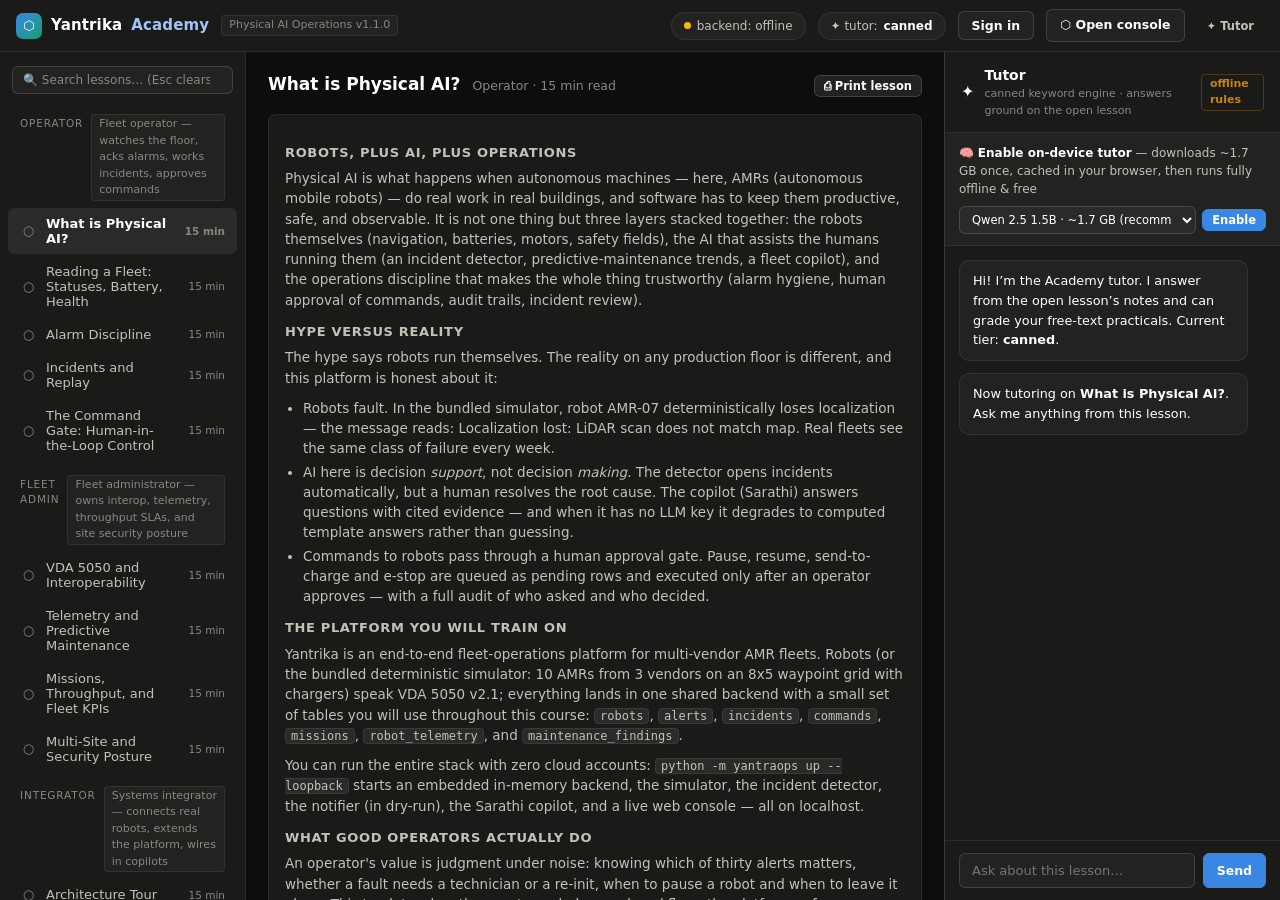
<file: academy/index.html>
<!DOCTYPE html>
<!-- ================================================================
  Yantrika ACADEMY — learn Physical AI by operating a live fleet
  =================================================================
  CONFIG (all optional — the academy degrades gracefully):

  1. Content packs
     - Loaded from ./content/pack-physical-ai.json (relative fetch).
     - On ANY failure (404, file://, bad JSON, schema mismatch) the app
       falls back to a small EMBEDDED starter pack (3 lessons + a
       checkride) so the page always works.
     - The full pack schema is documented in academy/README.md.

  2. Live backend (PostgREST / Supabase — same params as the console)
     - ?supa=<PostgREST base url>   overrides SUPA_URL
     - ?key=<anon key>              overrides SUPA_KEY
     - ?site=<site id>              exposed as window.SITE
     - ?auth=<auth base url>        overrides AUTH_URL (defaults to
       SUPA_URL) — where /auth/v1/token lives; used by tests to point
       sign-in at a stub while data stays on the fake PostgREST.
     Practical "Verify" buttons and the checkride query the backend
     read-only (GET /rest/v1/<table>?<filter>). If the backend is
     unreachable, verification fails with a clear message — lessons
     and quizzes still work fully offline.

  2b. Accounts (window.YFAuth — optional, guest mode is the default)
     - "Sign in" in the header does a Supabase password grant
       (POST {AUTH_URL}/auth/v1/token?grant_type=password, apikey
       header) and stores {jwt, refresh, email, role} under the
       localStorage key `yf_auth_v1` — SHARED with the console, so one
       login serves both apps on the same origin.
     - The modal's "Create account" tab (email + password + confirm)
       POSTs {AUTH_URL}/auth/v1/signup and handles both real Supabase
       outcomes: session returned → signed in immediately; user without
       a session (email confirmation ON — the default) → "check your
       email" note; errors (weak password, already registered) surface
       the server's message. On the loopback demo backend (no /auth/v1)
       both tabs explain guest/demo mode instead.
     - While signed in: every PostgREST request (practical verifies,
       checkride) carries `Authorization: Bearer <jwt>` — this is what
       makes verifies work against RBAC-hardened (0007) backends. On a
       401 the token is refreshed ONCE and the request retried.
     - Progress sync is SAVE-ONLY, local-first: localStorage stays the
       source of truth; every change pushes the whole progress blob via
       POST /rest/v1/rpc/save_progress (debounced 2 s), plus one
       immediate push right after login. We deliberately do NOT pull
       the server copy on login: 0007 revokes direct table writes and a
       fresh browser + revoked/filtered reads make a reliable pull
       impossible in general, so a last-writer-wins push is the honest
       contract (tradeoff: a brand-new browser starts from zero even if
       the account has server-side progress; export/import JSON covers
       the migration case).
     - Checkride pass while signed in also records the certificate via
       rpc/issue_certificate (track, score, verification code). A
       duplicate-code 409 regenerates the code once (salted hash).
     - Guest mode is EXACTLY the pre-accounts behaviour: localStorage
       only, anon-key requests, nothing degraded.

  3. Tutor tiers (window.YFTutor — stable interface, swappable guts)
     - 'canned'  : built-in keyword engine over the lesson's
                   tutor_context + key_points. Always available.
     - 'sarathi' : if http://localhost:8001/health is reachable,
                   questions POST to /ask with a lesson-context prefix.
                   ?token=<bearer> adds an Authorization header
                   (same convention as the console copilot).
     - 'webllm'  : OPT-IN in-browser model via WebLLM (mlc-ai). Nothing
                   loads at page-open: the runtime is dynamic-import()ed
                   from a CDN only after the user clicks "Enable
                   on-device tutor" in the tutor panel (WebGPU browsers
                   only; model weights are cached by the browser, then
                   questions never leave the machine). Test/self-host
                   seam: window.__YF_WEBLLM_FACTORY (see the WEBLLM
                   TIER section at the bottom of the script).

  4. '⬡ Open console' links back to the console preserving the
     supa/key/site/token query params. Served (nginx docroot: console
     at /, academy at /academy/) that is ../index.html; opened from a
     file:// repo checkout it is the sibling ../console/index.html —
     computed via location.

  No build step. Open index.html directly or serve statically:
      cd academy && python3 -m http.server 8090
  ================================================================ -->
<html lang="en">
<head>
<meta charset="UTF-8">
<meta name="viewport" content="width=device-width, initial-scale=1.0">
<title>Yantrika Academy — Learn Physical AI</title>
<link rel="icon" href="/assets/brand/favicon.ico" sizes="any">
<link rel="icon" href="/assets/brand/icon-mark.svg" type="image/svg+xml">
<link rel="apple-touch-icon" href="/assets/brand/icon-180.png">
<style>
/* ============ Design tokens (shared with the console — dark, ISA-101) ============ */
:root{
  --page:#0d0d0d; --surface:#1a1a19; --surface2:#222221; --surface3:#2a2a28;
  --border:rgba(255,255,255,.08); --border2:rgba(255,255,255,.14);
  --ink:#ffffff; --ink2:#c3c2b7; --muted:#898781;
  --s1:#3987e5; --s2:#d95926; --s3:#199e70; --s4:#c98500;
  --good:#0ca30c; --warn:#fab219; --serious:#ec835a; --crit:#d03b3b;
  --accent:#3987e5;
  --r:8px; --r-sm:6px;
  --font:system-ui,-apple-system,"Segoe UI",sans-serif;
}
*{box-sizing:border-box;margin:0;padding:0}
[hidden]{display:none!important}
html,body{height:100%}
body{background:var(--page);color:var(--ink);font-family:var(--font);font-size:13.5px;line-height:1.5;overflow:hidden}
button{font-family:inherit;cursor:pointer}
a{color:#9ec5f4}
::-webkit-scrollbar{width:10px;height:10px}
::-webkit-scrollbar-thumb{background:#333;border-radius:6px;border:2px solid var(--page)}
::-webkit-scrollbar-track{background:transparent}

/* ============ App shell: header / rail / main / tutor ============ */
#app{display:grid;grid-template-columns:246px 1fr 336px;grid-template-rows:52px 1fr;height:100vh}
#app.no-tutor{grid-template-columns:246px 1fr 0}
#app.no-tutor #tutor{display:none}
header{grid-column:1/4;display:flex;align-items:center;gap:12px;padding:0 16px;background:var(--surface);border-bottom:1px solid var(--border)}
.logo{display:flex;align-items:center;gap:9px;font-weight:700;font-size:15px;letter-spacing:.01em}
.logo .mark{width:26px;height:26px;border-radius:7px;background:linear-gradient(135deg,#3987e5,#199e70);display:grid;place-items:center;font-size:13px}
.spacer{flex:1}
.chip{display:inline-flex;align-items:center;gap:6px;background:var(--surface2);border:1px solid var(--border);border-radius:20px;padding:4px 12px;font-size:12px;color:var(--ink2);white-space:nowrap}
.chip .dot{width:7px;height:7px;border-radius:50%}
.pill{font-size:11px;color:var(--muted);background:var(--surface2);border:1px solid var(--border);border-radius:4px;padding:1px 7px}
.btn{background:var(--surface2);border:1px solid var(--border2);color:var(--ink);border-radius:var(--r-sm);padding:6px 13px;font-size:12.5px;font-weight:600;display:inline-flex;align-items:center;gap:6px;text-decoration:none}
.btn:hover{background:var(--surface3)}
.btn.primary{background:var(--accent);border-color:var(--accent);color:#fff}
.btn.primary:hover{filter:brightness(1.1)}
.btn.ghost{background:none;border-color:transparent;color:var(--ink2)}
.btn.ghost:hover{background:var(--surface2)}
.btn.sm{padding:3px 9px;font-size:11.5px}
.btn.danger{border-color:#5c2a2a;color:#e66767}
.btn[disabled]{opacity:.45;cursor:not-allowed}

/* ============ Left rail (tracks / lessons) ============ */
#rail{background:var(--surface);border-right:1px solid var(--border);padding:12px 8px;display:flex;flex-direction:column;gap:2px;overflow-y:auto}
#rail-search{padding:2px 4px 6px}
#rail-search input{width:100%;background:var(--surface2);border:1px solid var(--border2);border-radius:var(--r-sm);color:var(--ink);padding:6px 10px;font-size:12px;font-family:inherit;outline:none}
#rail-search input:focus{border-color:#2a4a75}
#rail-search input::placeholder{color:var(--muted)}
#rail-list{display:flex;flex-direction:column;gap:2px;flex:1;min-height:0}
#rail .sec{font-size:10.5px;text-transform:uppercase;letter-spacing:.08em;color:var(--muted);padding:12px 12px 5px;display:flex;gap:8px;align-items:baseline}
#rail .sec .role{margin-left:auto;text-transform:none;letter-spacing:0}
#rail button.lsn{display:flex;align-items:center;gap:9px;width:100%;background:none;border:none;color:var(--ink2);padding:8px 12px;border-radius:var(--r-sm);font-size:13px;text-align:left}
#rail button.lsn:hover{background:var(--surface2);color:var(--ink)}
#rail button.lsn.on{background:var(--surface3);color:var(--ink);font-weight:600}
#rail .tick{width:17px;text-align:center;font-style:normal;flex:none}
#rail .tick.done{color:var(--good)}
#rail .tick.todo{color:var(--muted)}
#rail .min{margin-left:auto;font-size:10.5px;color:var(--muted);white-space:nowrap}
.rail-foot{margin-top:auto;padding:10px 8px 4px;border-top:1px solid var(--border);display:flex;flex-direction:column;gap:6px}
.rail-foot .row{display:flex;gap:6px}
.rail-foot .note{font-size:10.5px;color:var(--muted);padding:0 4px}
.prog-track{background:var(--surface3);border-radius:4px;height:6px;overflow:hidden;margin:4px 4px 2px}
.prog-fill{height:100%;border-radius:4px;background:var(--s3);transition:width .3s ease}

/* ============ Main ============ */
main{overflow:hidden;position:relative;display:flex}
.view{display:none;flex:1;overflow-y:auto;padding:20px 22px}
.view.on{display:block}
.vhead{display:flex;align-items:baseline;gap:12px;margin-bottom:16px;flex-wrap:wrap}
.vhead h1{font-size:17px;font-weight:700}
.vhead .sub{color:var(--muted);font-size:12.5px}
.vhead .right{margin-left:auto;display:flex;gap:8px;align-items:center}
.card{background:var(--surface);border:1px solid var(--border);border-radius:var(--r);padding:16px;margin-bottom:14px}
.card h3{font-size:12px;font-weight:600;color:var(--ink2);text-transform:uppercase;letter-spacing:.05em;margin-bottom:10px;display:flex;align-items:center;gap:8px}
.card h3 .right{margin-left:auto;font-weight:400;text-transform:none;letter-spacing:0;color:var(--muted);font-size:11.5px}
.empty{color:var(--muted);font-size:12.5px;padding:14px;text-align:center}
.body-html p{margin:0 0 10px;color:var(--ink2)}
.body-html p:last-child{margin-bottom:0}
.body-html b,.body-html strong{color:var(--ink)}
.body-html ul,.body-html ol{margin:6px 0 10px 18px;color:var(--ink2)}
.body-html li{margin:3px 0}
.body-html code{background:var(--surface3);border:1px solid var(--border);border-radius:4px;padding:0 5px;font-size:12px}
.body-html pre{background:var(--surface3);border:1px solid var(--border);border-radius:6px;padding:10px 12px;overflow-x:auto;font-size:12px;margin:8px 0}
.body-html h3,.body-html h4{margin:12px 0 6px;font-size:13px}
.kp{display:flex;gap:9px;padding:6px 0;font-size:12.8px;color:var(--ink2);border-bottom:1px solid var(--border);align-items:flex-start}
.kp:last-child{border-bottom:none}
.kp .ic{color:var(--s3);flex:none;font-style:normal}

/* ============ Quiz ============ */
.qq{padding:12px 0;border-bottom:1px solid var(--border)}
.qq:last-child{border-bottom:none}
.qq .qt{font-weight:600;margin-bottom:8px;font-size:13px}
.q-opt{display:block;width:100%;text-align:left;background:var(--surface2);border:1px solid var(--border);color:var(--ink2);border-radius:var(--r-sm);padding:8px 12px;font-size:12.5px;margin:5px 0}
.q-opt:hover{border-color:var(--border2);color:var(--ink)}
.q-opt.ok{border-color:var(--s3);color:#7fd6b3;background:#12241c}
.q-opt.bad{border-color:var(--crit);color:#e88;background:#2a1414}
.q-opt[disabled]{cursor:default}
.q-explain{margin-top:8px;font-size:12.3px;border-radius:var(--r-sm);padding:9px 12px;border:1px solid var(--border);background:var(--surface2);color:var(--ink2)}
.q-explain b{color:var(--ink)}
.q-explain.right b{color:#7fd6b3}
.q-explain.wrong b{color:#e88}
#quiz-score{font-size:12.5px;margin-top:10px;color:var(--ink2)}
#quiz-score b{color:var(--ink)}

/* ============ Practical / verify ============ */
.practical{border-left:3px solid var(--accent)}
.vres{margin-top:10px;border-radius:var(--r-sm);padding:9px 12px;font-size:12.5px;border:1px solid var(--border);display:none}
.vres.show{display:block}
.vres.ok{background:#12241c;border-color:#1e4a38;color:#7fd6b3}
.vres.bad{background:#2a1414;border-color:#5c2a2a;color:#e88}
textarea.free{width:100%;min-height:84px;background:var(--surface2);border:1px solid var(--border2);border-radius:var(--r-sm);color:var(--ink);padding:9px 12px;font-size:12.8px;font-family:inherit;outline:none;resize:vertical;margin:8px 0}
textarea.free:focus{border-color:#2a4a75}

/* ============ Checkride ============ */
.cr-meta{display:flex;gap:10px;align-items:center;flex-wrap:wrap;margin-bottom:14px}
.cr-timer{font-variant-numeric:tabular-nums;font-weight:700;font-size:15px;background:var(--surface2);border:1px solid var(--border2);border-radius:var(--r-sm);padding:4px 12px}
.cr-steps{display:flex;gap:6px;margin:2px 0 0}
.cr-dot{width:22px;height:6px;border-radius:3px;background:var(--surface3)}
.cr-dot.pass{background:var(--s3)}
.cr-dot.fail{background:var(--crit)}
.cr-dot.cur{background:var(--accent)}
.rubric li{margin:3px 0;color:var(--ink2);font-size:12.3px}
input.name{background:var(--surface2);border:1px solid var(--border2);border-radius:var(--r-sm);color:var(--ink);padding:9px 12px;font-size:13px;font-family:inherit;outline:none;width:260px}
input.name:focus{border-color:#2a4a75}

/* ============ Certificate (light "paper" card, print-first) ============ */
.cert{background:#fbfaf6;color:#1c1c1a;border-radius:10px;max-width:760px;margin:0 auto;padding:44px 52px;border:1px solid #d9d6cb;box-shadow:0 18px 50px rgba(0,0,0,.5)}
.cert .brand{display:flex;align-items:center;gap:10px;font-weight:700;font-size:15px;color:#333}
.cert .brand .mark{width:28px;height:28px;border-radius:7px;background:linear-gradient(135deg,#3987e5,#199e70);display:grid;place-items:center;color:#fff;font-size:13px}
.cert h2{font-size:24px;margin:26px 0 4px;letter-spacing:.01em}
.cert .sub2{color:#6b6a63;font-size:13px}
.cert .name{font-size:30px;font-weight:700;margin:22px 0 4px;border-bottom:2px solid #d9d6cb;display:inline-block;padding:0 24px 6px}
.cert .meta{display:flex;gap:34px;margin-top:26px;flex-wrap:wrap}
.cert .meta .kv{font-size:12.5px;color:#6b6a63}
.cert .meta .kv b{display:block;color:#1c1c1a;font-size:14px;font-variant-numeric:tabular-nums}
.cert .code{margin-top:26px;font-size:11.5px;color:#6b6a63}
.cert .code b{font-family:ui-monospace,Menlo,monospace;color:#333;letter-spacing:.08em}
.cert .foot{margin-top:24px;padding-top:14px;border-top:1px solid #e4e1d6;font-size:10.5px;color:#8a887f}
.cert-actions{max-width:760px;margin:14px auto 0;display:flex;gap:8px;justify-content:center}

/* ============ Tutor panel ============ */
#tutor{background:var(--surface);border-left:1px solid var(--border2);display:flex;flex-direction:column;overflow:hidden}
.tp-head{display:flex;align-items:center;gap:10px;padding:13px 16px;border-bottom:1px solid var(--border)}
.tp-head .t{font-weight:700;font-size:14px}
.tp-head .s{font-size:11px;color:var(--muted)}
.tp-body{flex:1;overflow-y:auto;padding:14px;display:flex;flex-direction:column;gap:12px}
.msg{max-width:94%;border-radius:10px;padding:10px 13px;font-size:12.8px;line-height:1.55}
.msg.user{align-self:flex-end;background:#1c3a63;border:1px solid #2a4a75}
.msg.ai{align-self:flex-start;background:var(--surface2);border:1px solid var(--border)}
.msg.ai ul{margin:6px 0 2px 16px}
.msg .src{display:inline-block;margin-top:7px}
.tp-input{display:flex;gap:8px;padding:12px 14px;border-top:1px solid var(--border)}
.tp-input input{flex:1;background:var(--surface2);border:1px solid var(--border2);border-radius:var(--r-sm);color:var(--ink);padding:9px 12px;font-size:13px;font-family:inherit;outline:none}
.tp-input input:focus{border-color:#2a4a75}
.tier-pill{font-size:11px;border-radius:4px;padding:1px 8px;border:1px solid;font-weight:600}
.tier-pill.canned{color:var(--s4);border-color:#4a3d18}
.tier-pill.sarathi{color:#7fd6b3;border-color:#1e4a38}
.tier-pill.webllm{color:#9ec5f4;border-color:#2a4a75}

/* ============ WebLLM opt-in card (tutor panel) ============ */
#webllm-card{border-bottom:1px solid var(--border);padding:11px 14px;background:var(--surface2);font-size:12px}
#webllm-card .wl-head{color:var(--ink2);line-height:1.5}
#webllm-card .wl-head b{color:var(--ink)}
#webllm-card .wl-row{display:flex;gap:6px;margin-top:8px;align-items:center}
#webllm-card select{flex:1;min-width:0;background:var(--surface3);border:1px solid var(--border2);border-radius:var(--r-sm);color:var(--ink);padding:5px 8px;font-size:11.5px;font-family:inherit}
.wl-prog{background:var(--surface3);border-radius:4px;height:6px;overflow:hidden;margin-top:8px}
.wl-prog-fill{height:100%;background:var(--s1);border-radius:4px;transition:width .2s ease;width:0}
.wl-status{margin-top:5px;font-size:10.5px;color:var(--muted)}

/* ============ Auth (sign-in modal + header chip) ============ */
#auth-modal{position:fixed;inset:0;background:rgba(0,0,0,.55);display:grid;place-items:center;z-index:90}
.auth-box{background:var(--surface);border:1px solid var(--border2);border-radius:var(--r);padding:22px 24px;width:min(340px,92vw);box-shadow:0 18px 50px rgba(0,0,0,.6);display:flex;flex-direction:column;gap:10px}
.auth-box h3{font-size:15px;font-weight:700}
.auth-box .auth-sub{font-size:12px;color:var(--muted);line-height:1.5}
.auth-box input{background:var(--surface2);border:1px solid var(--border2);border-radius:var(--r-sm);color:var(--ink);padding:9px 12px;font-size:13px;font-family:inherit;outline:none}
.auth-box input:focus{border-color:#2a4a75}
.auth-err{font-size:12px;color:#e88;background:#2a1414;border:1px solid #5c2a2a;border-radius:var(--r-sm);padding:8px 11px}
.auth-msg{font-size:12px;color:#7dc98a;background:#122612;border:1px solid #2a4a2a;border-radius:var(--r-sm);padding:8px 11px;line-height:1.5}
.auth-tabs{display:flex;border:1px solid var(--border2);border-radius:var(--r-sm);overflow:hidden}
.auth-tab{flex:1;background:var(--surface2);border:none;color:var(--muted);padding:7px 0;font-size:12px;font-weight:600;cursor:pointer;font-family:inherit}
.auth-tab.on{background:#12253f;color:#9ec5f4}
.auth-row{display:flex;gap:8px;margin-top:2px}
#auth-chip .who{max-width:180px;overflow:hidden;text-overflow:ellipsis}

/* ============ Toast ============ */
#toasts{position:fixed;bottom:18px;right:18px;display:flex;flex-direction:column;gap:8px;z-index:100}
.toast{background:var(--surface2);border:1px solid var(--border2);border-left:3px solid var(--accent);border-radius:var(--r-sm);padding:10px 14px;font-size:12.5px;box-shadow:0 10px 30px rgba(0,0,0,.5);animation:tin .2s ease}
@keyframes tin{from{transform:translateY(8px);opacity:0}}

@media(max-width:1180px){#app{grid-template-columns:220px 1fr 0}#tutor{display:none}}

/* ============ Print: certificate only ============ */
@media print{
  body{background:#fff;overflow:visible}
  header,#rail,#tutor,#toasts,.cert-actions,.no-print{display:none!important}
  #app{display:block;height:auto}
  main{overflow:visible;display:block}
  .view{display:none;padding:0}
  #v-cert{display:block!important;overflow:visible}
  .cert{box-shadow:none;border:2px solid #444;max-width:none}
}
</style>
</head>
<body>
<div id="app">
<header>
  <div class="logo"><div class="mark">⬡</div>Yantrika <span style="color:#9ec5f4">Academy</span></div>
  <span class="pill" id="pack-src">loading pack…</span>
  <div class="spacer"></div>
  <div class="chip" id="chip-backend" title="Live backend used by the practical Verify checks"><span class="dot" id="be-dot" style="background:var(--muted)"></span><span id="be-lbl">backend: probing…</span></div>
  <div class="chip" title="Active tutor tier (see YFTutor in the page script)">✦ tutor: <b id="tutor-tier" style="color:var(--ink)">canned</b></div>
  <div class="chip" id="auth-chip" hidden title="Signed in — progress and certificates sync to this account"><span class="dot" style="background:var(--good)"></span><span class="who" id="auth-email"></span></div>
  <button class="btn" id="btn-signin" title="Sign in to sync progress and record certificates">Sign in</button>
  <button class="btn ghost sm" id="btn-signout" hidden title="Back to guest mode (local progress only)">Sign out</button>
  <a class="btn" id="btn-open-console" href="../console/index.html" target="_blank" rel="noopener">⬡ Open console</a>
  <button class="btn ghost sm" id="btn-tutor-toggle" title="Show / hide the tutor panel">✦ Tutor</button>
</header>

<nav id="rail" aria-label="Tracks and lessons">
  <div id="rail-search"><input id="lsn-search" type="search" placeholder="🔍 Search lessons… (Esc clears)"
    aria-label="Search lessons by title or key points" autocomplete="off" spellcheck="false"></div>
  <div id="rail-list"><!-- rendered by Rail.render() --></div>
</nav>

<main id="main">
  <div class="view on" id="v-lesson"></div>
  <div class="view" id="v-checkride"></div>
  <div class="view" id="v-cert"></div>
</main>

<aside id="tutor" aria-label="Tutor panel">
  <div class="tp-head"><span style="font-size:16px">✦</span>
    <div><div class="t">Tutor</div><div class="s" id="tutor-sub">answers ground on the open lesson</div></div>
    <span class="tier-pill canned" id="tutor-tier-pill" style="margin-left:auto">offline rules</span>
  </div>
  <div id="webllm-card" hidden>
    <div class="wl-head">🧠 <b>Enable on-device tutor</b> — downloads ~1.7 GB once, cached in your browser, then runs fully offline &amp; free</div>
    <div class="wl-row" id="webllm-optin">
      <select id="webllm-model" aria-label="On-device model"></select>
      <button class="btn primary sm" id="webllm-enable">Enable</button>
    </div>
    <div class="wl-row" id="webllm-active" hidden>
      <span class="pill" style="color:#9ec5f4;border-color:#2a4a75">✓ on-device model active</span>
      <button class="btn danger sm" id="webllm-disable">Disable on-device tutor</button>
    </div>
    <div class="wl-prog" id="webllm-prog" hidden><div class="wl-prog-fill" id="webllm-prog-fill"></div></div>
    <div class="wl-status" id="webllm-status" hidden></div>
  </div>
  <div class="tp-body" id="tutor-log"></div>
  <div class="tp-input">
    <input id="tutor-in" placeholder="Ask about this lesson…">
    <button class="btn primary" id="tutor-send">Send</button>
  </div>
</aside>
</div>
<div id="auth-modal" hidden>
  <div class="auth-box" role="dialog" aria-label="Sign in or create account">
    <h3>Your fleet account</h3>
    <div class="auth-sub">Signing in syncs your progress and records certificates to your account, and lets practicals verify against role-protected backends. <b>Guest mode keeps everything in this browser</b> — nothing is lost either way.</div>
    <div class="auth-tabs" role="tablist">
      <button class="auth-tab on" id="auth-tab-in" role="tab">Sign in</button>
      <button class="auth-tab" id="auth-tab-up" role="tab">Create account</button>
    </div>
    <input id="auth-em" type="email" placeholder="email" autocomplete="username">
    <input id="auth-pw" type="password" placeholder="password" autocomplete="current-password">
    <input id="auth-pw2" type="password" placeholder="confirm password" autocomplete="new-password" hidden>
    <div class="auth-err" id="auth-err" hidden></div>
    <div class="auth-msg" id="auth-msg" hidden></div>
    <div class="auth-row">
      <button class="btn primary" id="auth-submit">Sign in</button>
      <button class="btn ghost" id="auth-guest">Continue as guest</button>
    </div>
  </div>
</div>
<div id="toasts"></div>
<input type="file" id="imp-file" accept="application/json" style="display:none">

<script>
"use strict";
/* ================================================================
   Yantrika Academy — lesson engine + live-backend practicals +
   checkride/certificate + pluggable tutor (window.YFTutor).
   Single file, no build step. Content schema: see academy/README.md.
   ================================================================ */
/* Release version shown in the rail footer chip. Release commits bump
   this — keep it matching core/yantracore/version.py (the single source). */
const YF_VERSION='0.12.1';
const $=s=>document.querySelector(s), $$=s=>[...document.querySelectorAll(s)];
const esc=s=>String(s==null?'':s).replace(/&/g,'&amp;').replace(/</g,'&lt;').replace(/>/g,'&gt;').replace(/"/g,'&quot;');
const pad=n=>String(n).padStart(2,'0');
function toast(m){const d=document.createElement('div');d.className='toast';d.textContent=m;$('#toasts').appendChild(d);setTimeout(()=>d.remove(),4200);}

/* ---------------- Backend config (same query params as the console) -------- */
const _cfg=new URLSearchParams(location.search);
const SUPA_URL=_cfg.get('supa')||'https://flwyvhsmgrrqpmhcqlzd.supabase.co';
const SUPA_KEY=_cfg.get('key')||'sb_publishable_7rqvPRggmPDRKNL8Jurcqg_Hf531puf'; // publishable anon key — safe client-side
const AUTH_URL=_cfg.get('auth')||SUPA_URL;   // /auth/v1 base (tests point it at a stub)
window.SITE=_cfg.get('site')||null;

/* ================================================================
   window.YFAuth — accounts (same pattern as the console's module).
   Small + self-contained: password grant against {AUTH_URL}/auth/v1,
   session {jwt, refresh, email, role} persisted under the SHARED
   localStorage key `yf_auth_v1` (one login serves console + academy
   on the same origin). Guest mode (no session) leaves every request
   exactly as before — anon key only.
   ================================================================ */
const Auth=window.YFAuth={
  KEY:'yf_auth_v1',                    // SHARED with the console — do not rename
  s:null,                              // {jwt, refresh, email, role} | null
  _refreshing:null,                    // in-flight refresh (single-flight)
  load(){try{const j=JSON.parse(localStorage.getItem(this.KEY)||'null');
    if(j&&typeof j==='object'&&j.jwt)this.s=j;}catch(e){}},
  save(){try{if(this.s)localStorage.setItem(this.KEY,JSON.stringify(this.s));
    else localStorage.removeItem(this.KEY);}catch(e){}},
  signedIn(){return !!(this.s&&this.s.jwt);},
  email(){return this.s?this.s.email:null;},
  /* Claims from a JWT-shaped token. Works for real Supabase JWTs
     (header.payload.sig) AND the yf-test tokens the fake backend uses
     (yf-test.<b64url claims>.sig) — both carry the claims in part [1]. */
  claims(tok){
    try{
      const p=String(tok||'').split('.')[1]||'';
      const b=p.replace(/-/g,'+').replace(/_/g,'/');
      return JSON.parse(atob(b+'='.repeat((4-b.length%4)%4)))||{};
    }catch(e){return {};}
  },
  /* No /auth/v1 behind AUTH_URL (loopback fakerest 404s it, or the fetch
     itself fails) → a flagged error so the modal can explain guest/demo
     mode instead of dumping a raw HTTP/network error. */
  NOAUTH_MSG:'Accounts need a real Supabase backend — you are on the local demo (loopback). Continue in demo mode as a guest.',
  async _post(path,body){
    let r;
    try{
      r=await fetch(AUTH_URL+path,{
        method:'POST',headers:{'apikey':SUPA_KEY,'Content-Type':'application/json'},
        body:JSON.stringify(body)});
    }catch(e){const err=new Error(this.NOAUTH_MSG);err.noAuth=true;throw err;}
    if(r.status===404){const err=new Error(this.NOAUTH_MSG);err.noAuth=true;throw err;}
    return r;
  },
  _adopt(d,email){
    const c=this.claims(d.access_token);
    this.s={jwt:d.access_token,refresh:d.refresh_token||null,
      email:(d.user&&d.user.email)||c.email||email,
      role:c.yf_role||null};                       // yf-test claims carry yf_role
    this.save();authChanged();
    return this.s;
  },
  async login(email,password){
    const r=await this._post('/auth/v1/token?grant_type=password',{email,password});
    if(!r.ok){
      let msg='HTTP '+r.status;
      try{const j=await r.json();msg=j.error_description||j.msg||j.message||msg;}catch(e){}
      throw new Error(msg);
    }
    const d=await r.json();
    if(!d||!d.access_token)throw new Error('auth reply had no access_token');
    return this._adopt(d,email);
  },
  /* Create account → POST {AUTH_URL}/auth/v1/signup (same contract as the
     console): session returned → signed in now, resolves 'session'; user
     without a session (email confirmation ON — the Supabase default) →
     resolves 'confirm'; error → throws with the server's message. */
  async signup(email,password){
    const r=await this._post('/auth/v1/signup',{email,password});
    let d=null;try{d=await r.json();}catch(e){}
    if(!r.ok)
      throw new Error((d&&(d.error_description||d.msg||d.message))||('HTTP '+r.status));
    if(d&&d.access_token){this._adopt(d,email);return 'session';}
    const u=(d&&d.user)||d;                        // GoTrue returns the bare user when confirmation is on
    if(u&&(u.id||u.email||u.confirmation_sent_at))return 'confirm';
    throw new Error('unexpected reply from the auth server');
  },
  logout(){this.s=null;this.save();authChanged();},
  /* Refresh the JWT once (single-flight). false = session is gone. */
  async tryRefresh(){
    if(!this.s||!this.s.refresh)return false;
    if(this._refreshing)return this._refreshing;
    this._refreshing=(async()=>{
      try{
        const r=await fetch(AUTH_URL+'/auth/v1/token?grant_type=refresh_token',{
          method:'POST',headers:{'apikey':SUPA_KEY,'Content-Type':'application/json'},
          body:JSON.stringify({refresh_token:this.s.refresh})});
        if(!r.ok)throw new Error('HTTP '+r.status);
        const d=await r.json();
        if(!d||!d.access_token)throw new Error('no access_token');
        this.s.jwt=d.access_token;
        if(d.refresh_token)this.s.refresh=d.refresh_token;
        this.save();
        return true;
      }catch(e){
        this.logout();
        toast('Session expired — signed out, continuing as guest');
        return false;
      }finally{this._refreshing=null;}
    })();
    return this._refreshing;
  }
};

const API={
  /* Signed in -> Bearer <jwt> (RBAC backends need it); guest -> Bearer
     <anon key>, byte-for-byte the pre-accounts behaviour. */
  hdr(extra){
    const bearer=Auth.signedIn()?Auth.s.jwt:SUPA_KEY;
    return Object.assign({'apikey':SUPA_KEY,'Authorization':'Bearer '+bearer,
      'Content-Type':'application/json'},extra||{});
  },
  /* fetch wrapper, 4 s timeout — mirrors the console's Sync.q.
     While signed in, a 401 refreshes the token ONCE and retries. */
  async q(path,opt){return this._req(SUPA_URL+'/rest/v1/'+path,opt);},
  async rpc(fn,args){
    return this._req(SUPA_URL+'/rest/v1/rpc/'+fn,
      {method:'POST',body:JSON.stringify(args||{})});
  },
  async _req(url,opt,_retried){
    const c=new AbortController();const t=setTimeout(()=>c.abort(),4000);
    try{
      const r=await fetch(url,Object.assign({signal:c.signal},opt,{headers:this.hdr(opt&&opt.headers)}));
      clearTimeout(t);
      if(r.status===401&&!_retried&&Auth.signedIn()&&await Auth.tryRefresh())
        return this._req(url,opt,true);
      const txt=await r.text();
      if(!r.ok){
        let msg='HTTP '+r.status;
        try{const j=txt?JSON.parse(txt):null;if(j&&j.message)msg+=' — '+j.message;}catch(e2){}
        const err=new Error(msg);err.status=r.status;throw err;
      }
      return txt?JSON.parse(txt):null;
    }catch(e){clearTimeout(t);throw e;}
  },
  reachable:null,
  async probe(){
    try{await this.q('alerts?select=id&limit=1');this.reachable=true;}
    catch(e){this.reachable=false;}
    const d=$('#be-dot'),l=$('#be-lbl');
    if(d)d.style.background=this.reachable?'var(--good)':'var(--warn)';
    if(l)l.textContent=this.reachable?'backend: connected':'backend: offline';
    return this.reachable;
  }
};

/* ---------------- HTML sanitizer (body_html / instructions_html) -----------
   Allowed subset: p br b strong i em code pre ul ol li h3 h4 span a[href].
   Everything else is unwrapped (text kept); script-ish elements are removed
   outright; all attributes are stripped except a safe href on <a>. */
const SAFE_TAGS={P:1,BR:1,B:1,STRONG:1,I:1,EM:1,CODE:1,PRE:1,UL:1,OL:1,LI:1,H3:1,H4:1,SPAN:1,A:1};
const DROP_TAGS={SCRIPT:1,STYLE:1,IFRAME:1,OBJECT:1,EMBED:1,LINK:1,META:1,FORM:1,INPUT:1,BUTTON:1,TEXTAREA:1,SELECT:1,SVG:1,MATH:1,TEMPLATE:1};
function sanitize(html){
  const t=document.createElement('template');t.innerHTML=String(html||'');
  let changed=true;
  while(changed){
    changed=false;
    for(const el of t.content.querySelectorAll('*')){
      if(DROP_TAGS[el.tagName]){el.remove();changed=true;break;}
      if(!SAFE_TAGS[el.tagName]){el.replaceWith(...el.childNodes);changed=true;break;}
    }
  }
  for(const el of t.content.querySelectorAll('*')){
    for(const a of [...el.attributes]){
      const keep=el.tagName==='A'&&a.name==='href'&&/^(https?:|\.\/|\.\.\/|\/|#)/i.test(a.value.trim());
      if(!keep)el.removeAttribute(a.name);
    }
    if(el.tagName==='A'){el.setAttribute('target','_blank');el.setAttribute('rel','noopener');}
  }
  return t.innerHTML;
}

/* ================================================================
   EMBEDDED starter pack — used whenever ./content/pack-physical-ai.json
   cannot be fetched/parsed, so the app always works (file://, offline,
   content agent not finished yet). Same schema as external packs.
   ================================================================ */
const EMBEDDED_PACK={
 id:'physical-ai-starter', title:'Physical AI Starter', version:'0.1.0-embedded',
 tracks:[
  {id:'trk-operator',title:'Fleet Operator Foundations',role:'Operator',
   lesson_ids:['pai-101','pai-102','pai-103']}
 ],
 lessons:[
  {id:'pai-101',title:'What is Physical AI?',minutes:8,track:'trk-operator',
   body_html:'<p><b>Physical AI</b> is software that senses, decides and acts in the real world — warehouse robots, delivery drones, inspection rovers. Unlike a chatbot, a physical agent pays for every mistake in bumped racks, blocked aisles and lost throughput.</p><p>A fleet like Yantrika’s stitches three loops together: <b>perception</b> (LiDAR, cameras, wheel odometry fused into a position estimate), <b>planning</b> (task allocation and path routing across the fleet) and <b>actuation</b> (motor control with safety interlocks). The operator console you’ll use sits above all three, turning raw telemetry into decisions a human can supervise.</p><ul><li>Robots publish status, battery and position every few seconds.</li><li>Alerts fire when a robot’s confidence or health degrades.</li><li>Operators acknowledge alerts and approve risky commands.</li></ul>',
   key_points:[
    'Physical AI systems close a sense → decide → act loop in the real world, where errors have physical cost.',
    'Localization fuses LiDAR, cameras and odometry into a position estimate with a confidence score.',
    'The operator console renders fleet telemetry: status, battery, position and alerts for every robot.',
    'Acknowledging an alert tells the fleet a human has seen it — unacked critical alerts page the on-call operator.'
   ],
   quiz:[
    {q:'What makes Physical AI different from a purely digital agent?',
     options:['It always uses bigger neural networks','Its mistakes have physical cost in the real world','It never needs a human in the loop','It runs only on robots with wheels'],
     answer_idx:1,explain:'Physical agents act in the real world, so errors cost real throughput, damage or safety margin — that is why fleets keep humans supervising.'},
    {q:'Which sensors typically feed a robot’s localization estimate?',
     options:['Only GPS','LiDAR, cameras and wheel odometry','The operator’s mouse position','The WMS order queue'],
     answer_idx:1,explain:'Indoor robots fuse LiDAR scans, camera features and wheel odometry — GPS is useless inside a warehouse.'}
   ],
   practical:{
    instructions_html:'<p>Open the live console (button in the header — it keeps your backend settings), find an <b>unacknowledged alert</b> in the Overview alert feed and press <b>Ack</b>. Then come back here and press Verify: the academy queries the same backend for acknowledged alert rows.</p>',
    verify:{kind:'backend_check',table:'alerts',filter:'ack=eq.true&select=id&limit=10',expect:'rows>0'}
   },
   tutor_context:'Physical AI means software agents that sense, decide and act in the physical world, such as warehouse robots. Localization is the robot’s estimate of where it is, fused from LiDAR, cameras and wheel odometry, and it carries a confidence score. When localization confidence drops below threshold the robot performs a protective stop. The operator console shows each robot’s status, battery, position and alerts. Acknowledging an alert marks that a human operator has seen it; unacknowledged critical alerts can page the on-call operator. Throughput is measured in tasks per hour and drops when robots fault or reroute.'},

  {id:'pai-102',title:'Reading Fleet Telemetry',minutes:10,track:'trk-operator',
   body_html:'<p>Telemetry is the fleet’s heartbeat. Each robot streams <b>status</b> (active, charging, fault, e-stop), <b>battery</b> percentage, <b>position</b>, speed and health scores. The skill of a good operator is triage: which of ten robots deserves your next minute?</p><p>Rules of thumb:</p><ul><li>A <b>fault</b> status beats everything — a stopped robot can block an aisle and drag fleet throughput down.</li><li>Battery below ~30% should already be heading to a charger; if not, ask why.</li><li>Rising motor temperature plus vibration anomalies predict mechanical failure days ahead — that is <b>predictive maintenance</b>.</li></ul><p>Every number is evidence. The console’s charts and the copilot both exist to turn that evidence into a decision.</p>',
   key_points:[
    'Triage order: faults and e-stops first, then low battery, then degradations and maintenance findings.',
    'A faulted robot mid-aisle causes reroutes that tax the whole fleet, not just one robot.',
    'Battery under about 30% should trigger a charge trip; watch robots that ignore the threshold.',
    'Motor temperature and vibration trends predict failures days early — predictive maintenance buys planned downtime instead of mid-shift stops.'
   ],
   quiz:[
    {q:'Two robots need attention: one shows a fault mid-aisle, one is at 28% battery heading to a charger. Which first?',
     options:['The low-battery robot','The faulted robot','Neither, wait for more alerts','Restart the console'],
     answer_idx:1,explain:'The faulted robot is blocking an aisle and degrading everyone’s routes; the other robot is already doing the right thing.'},
    {q:'What does a rising vibration trend with elevated motor temperature usually indicate?',
     options:['A software bug in the console','Imminent mechanical wear — schedule maintenance','The robot is moving too slowly','Nothing, both are cosmetic'],
     answer_idx:1,explain:'Vibration + heat is the classic mechanical wear signature; catching it early converts a mid-shift failure into a planned 40-minute swap.'}
   ],
   practical:{
    instructions_html:'<p>In your own words: a robot has just dropped to a <b>localization fault</b> in a busy aisle. Describe what you would check first and what you would do in the first five minutes. Write 2–4 sentences below and let the tutor grade it against the rubric.</p>',
    verify:{kind:'self_check',prompt:'A robot shows a localization fault in a busy aisle. What do you check first, and what do you do in the first five minutes?'}
   },
   tutor_context:'Telemetry triage: handle faults and e-stops first because a stopped robot blocks aisles and forces reroutes, then low battery robots, then degradations. Battery below thirty percent should send a robot to a charger. Motor temperature and vibration trends are predictive maintenance signals: rising vibration sigma with elevated temperature means bearing or drivetrain wear with days of remaining useful life. A localization fault means the robot lost position confidence; check the map for where it stopped, check whether reflectors or racks moved nearby, re-localize from a known anchor, and clear the aisle. Escalate to an incident when throughput drops or multiple robots reroute.'},

  {id:'pai-103',title:'Humans in the Loop: Commands & Approvals',minutes:7,track:'trk-operator',
   body_html:'<p>Autonomy is a dial, not a switch. Yantrika routes risky robot commands — <code>pause</code>, <code>resume</code>, <code>charge</code>, <code>estop</code> — through a <b>command queue with human approval</b>. The console writes a <i>pending</i> command row; a supervisor approves or rejects it; only then does the robot adapter execute it and stamp the result.</p><p>This gives you an audit trail for free: every command records who requested it, who decided, and what happened. When something goes wrong at 2 a.m., the audit view answers "who told the robot to do that?" in one query.</p>',
   key_points:[
    'Risky commands go through a pending → approved/rejected → executed pipeline, never straight to the robot.',
    'Every command row records requester, decider and outcome — an audit trail by construction.',
    'E-stop is the highest-severity command and always deserves a second pair of eyes.',
    'The same queue pattern lets the console, copilot and future automations share one safety gate.'
   ],
   quiz:[
    {q:'Why do commands pass through a pending/approved queue instead of going straight to the robot?',
     options:['It makes the UI look busier','Human approval plus an audit trail for risky actions','Robots cannot parse direct commands','To slow down operators on purpose'],
     answer_idx:1,explain:'The queue is a human-in-the-loop safety gate and doubles as the audit log of who requested and approved every action.'}
   ],
   practical:{
    instructions_html:'<p>From the console, queue a <b>pause</b> command for any robot (open a robot’s drawer, or run <code>cmdRobot(\'AMR-02\',\'pause\')</code> from the palette’s robot actions). Then press Verify — the academy checks the backend command queue for your pause command.</p>',
    verify:{kind:'backend_check',table:'commands',filter:'cmd=eq.pause&select=id,status&limit=10',expect:'rows>0'}
   },
   tutor_context:'Human in the loop command flow: the console inserts a command row with status pending, containing robot id, command such as pause resume charge or estop, and requested_by. A supervisor approves or rejects it, setting decided_by. The simulator or robot adapter executes approved commands and marks them executed or failed with a reason. This pipeline is both a safety gate and an audit trail. E-stop is the most severe command. The audit view lists the full command history with every status.'}
 ],
 checkride:{
  id:'cr-operator-1', title:'Operator Checkride I', pass_threshold:0.66,
  steps:[
   {instruction_html:'<p><b>Acknowledge an alert.</b> Open the console, find any unacknowledged alert and press Ack. Verify checks that the backend now holds at least one acknowledged alert.</p>',
    verify:{kind:'backend_check',table:'alerts',filter:'ack=eq.true&select=id&limit=10',expect:'rows>0'},
    rubric_points:['Found the alert feed on the Overview','Acknowledged an alert on the live backend']},
   {instruction_html:'<p><b>Queue a pause command.</b> From the console, request a <code>pause</code> for any robot so it lands in the human-approval queue. Verify checks the commands table for it.</p>',
    verify:{kind:'backend_check',table:'commands',filter:'cmd=eq.pause&select=id&limit=10',expect:'rows>0'},
    rubric_points:['Used the command queue instead of a direct action','Command row visible with requester recorded']},
   {instruction_html:'<p><b>Leave the board clean.</b> Acknowledge every remaining <b>critical</b> alert. Verify passes when no unacknowledged critical alerts remain on the backend.</p>',
    verify:{kind:'backend_check',table:'alerts',filter:'sev=eq.crit&ack=eq.false&select=id',expect:'rows==0'},
    rubric_points:['Cleared all critical alerts','Understands the alert acknowledgement discipline']}
  ]
 }
};

/* ---------------- Content loader ---------------- */
const Content={
  pack:null, source:'embedded',
  valid(p){return p&&typeof p==='object'&&p.pack&&Array.isArray(p.pack.lessons)&&p.pack.lessons.length>0&&Array.isArray(p.pack.tracks);},
  async load(){
    try{
      const r=await fetch('./content/pack-physical-ai.json',{cache:'no-store'});
      if(!r.ok)throw new Error('HTTP '+r.status);
      const j=await r.json();
      if(!this.valid(j))throw new Error('schema mismatch');
      this.pack=j.pack; this.source='file';
    }catch(e){
      this.pack=EMBEDDED_PACK; this.source='embedded';
    }
    const el=$('#pack-src');
    if(el)el.textContent=this.source==='file'
      ?`${this.pack.title} v${this.pack.version||'?'}`
      :'embedded starter pack';
    return this.pack;
  },
  lesson(id){return this.pack.lessons.find(l=>l.id===id)||null;}
};

/* ---------------- Progress (localStorage, always try/catch) ---------------- */
const Progress={
  KEY:'yfa_progress_v1',
  data:{quiz:{},practicals:{},checkride:null,cert:null,lastLesson:null},
  load(){try{const s=localStorage.getItem(this.KEY);if(s){const j=JSON.parse(s);if(j&&typeof j==='object')this.data=Object.assign(this.data,j);}}catch(e){}},
  save(){try{localStorage.setItem(this.KEY,JSON.stringify(this.data));}catch(e){}
    Sync.schedule();},
  quizDone(l){if(!l.quiz||!l.quiz.length)return true;
    const q=this.data.quiz[l.id];return !!q&&Object.keys(q.answers||{}).length>=l.quiz.length;},
  practicalDone(l){if(!l.practical)return true;return !!this.data.practicals[l.id];},
  lessonDone(l){return this.quizDone(l)&&this.practicalDone(l);},
  doneCount(){return Content.pack.lessons.filter(l=>this.lessonDone(l)).length;},
  export(){
    const payload={app:'yantrafleet-academy',version:1,exported_at:new Date().toISOString(),
      pack_id:Content.pack.id,progress:this.data};
    download('yantrafleet-academy-progress.json',JSON.stringify(payload,null,2));
    toast('Progress exported');
  },
  import(text){
    try{
      const j=JSON.parse(text);
      const p=j&&j.progress?j.progress:j;   // accept raw progress too
      if(!p||typeof p!=='object'||(!p.quiz&&!p.practicals&&!p.checkride))throw new Error('not a progress file');
      this.data=Object.assign({quiz:{},practicals:{},checkride:null,cert:null,lastLesson:null},p);
      this.save(); Rail.render();
      const cur=Content.lesson(state.lessonId); if(cur)Lesson.render(cur);
      toast('Progress imported');
    }catch(e){toast('⚠ Import failed: '+e.message);}
  }
};
/* ================================================================
   Progress sync (signed-in only) — SAVE-ONLY, LOCAL-FIRST.
   localStorage stays the source of truth; every Progress.save() while
   signed in schedules a debounced (2 s) push of the whole progress
   blob through POST /rest/v1/rpc/save_progress (0007's SECURITY
   DEFINER upsert — direct table writes are revoked). Login also
   pushes immediately, so pre-login local progress lands on the
   account at once.

   Deliberate tradeoff (documented in the header comment + README):
   we never PULL the server copy. Under 0007 the read path can be
   revoked or RLS-filtered per deployment, so a reliable pull cannot
   be assumed; a save-only last-writer-wins push is the honest
   contract. A brand-new browser therefore starts from empty local
   progress even when the account has server-side rows — the JSON
   export/import buttons cover that migration. Guest mode never calls
   any of this. */
const Sync={
  DEBOUNCE_MS:2000, _timer:null,
  schedule(){
    if(!Auth.signedIn())return;                     // guest: no-op, by design
    clearTimeout(this._timer);
    this._timer=setTimeout(()=>this.push(),this.DEBOUNCE_MS);
  },
  pushNow(){clearTimeout(this._timer);this._timer=null;return this.push();},
  async push(){
    if(!Auth.signedIn()||!Content.pack)return false;
    try{
      await API.rpc('save_progress',{p_pack:Content.pack.id,p_data:Progress.data});
      return true;
    }catch(e){/* transient — next change re-schedules; local copy is safe */
      return false;
    }
  }
};

function download(name,text){
  const b=new Blob([text],{type:'application/json'});
  const a=document.createElement('a');a.href=URL.createObjectURL(b);a.download=name;
  document.body.appendChild(a);a.click();
  setTimeout(()=>{URL.revokeObjectURL(a.href);a.remove();},400);
}

/* ================================================================
   window.YFTutor — the tutor interface. STABLE CONTRACT for the
   future tutor-upgrade agent; UI code calls only these four methods:

     YFTutor.status()               -> 'canned' | 'sarathi' | 'webllm'
     YFTutor.init(opts?)            -> Promise<void>   (probes tiers)
     YFTutor.ask(question, lessonCtx) -> Promise<{answer, source}>
     YFTutor.grade(answer, rubric[])  -> Promise<{score, feedback}>

   lessonCtx is the full lesson object (tutor_context, key_points,
   title, …). score is 0..1. source is 'canned'|'webllm'|'sarathi'.
   ================================================================ */
window.YFTutor={
  _tier:'canned',
  _backend:null,                             // registered webllm-style backend
  _sarathiOk:false,                          // last /health probe result
  SARATHI_URL:'http://localhost:8001',
  TOKEN:_cfg.get('token')||null,
  status(){return this._tier;},
  _hdr(extra){const h=Object.assign({},extra||{});if(this.TOKEN)h['Authorization']='Bearer '+this.TOKEN;return h;},
  async init(opts){
    opts=opts||{};
    if(opts.sarathiUrl)this.SARATHI_URL=opts.sarathiUrl;
    /* sarathi tier: reachable /health promotes the tier */
    try{
      const c=new AbortController();const t=setTimeout(()=>c.abort(),2000);
      try{const r=await fetch(this.SARATHI_URL+'/health',{signal:c.signal,headers:this._hdr()});
        if(r.ok){this._sarathiOk=true;this._tier='sarathi';}}
      finally{clearTimeout(t);}
    }catch(e){/* stay canned */}
    if(this._backend&&this._backend.ready&&this._backend.ready())this._tier=this._backend.name||'webllm';
    tierChanged();
  },
  /** Extra tiers plug in here (see the WEBLLM TIER section below). */
  registerBackend(b){
    if(!b||typeof b.ask!=='function')throw new Error('backend needs ask()');
    this._backend=b;
    if(!b.ready||b.ready()){this._tier=b.name||'webllm';tierChanged();}
  },
  /** Removes the registered backend and demotes to the best remaining tier. */
  unregisterBackend(){
    this._backend=null;
    this._tier=this._sarathiOk?'sarathi':'canned';
    tierChanged();
  },
  /* onToken (optional) receives the accumulated answer text as a streaming
     backend produces it — non-streaming tiers simply never call it. */
  async ask(question,lessonCtx,onToken){
    question=String(question||'').trim();
    if(!question)return {answer:'Ask me anything about the open lesson.',source:'canned'};
    if(this._backend&&(!this._backend.ready||this._backend.ready())){
      try{const r=await this._backend.ask(question,lessonCtx,onToken);
        return {answer:r.answer,source:this._backend.name||'webllm'};}catch(e){}
    }
    if(this._tier==='sarathi'){
      try{
        const ctx=lessonCtx?`Context — Yantrika Academy lesson "${lessonCtx.title}": ${lessonCtx.tutor_context||''}\n\nLearner question: `:'';
        const c=new AbortController();const t=setTimeout(()=>c.abort(),4000);
        try{
          const r=await fetch(this.SARATHI_URL+'/ask',{method:'POST',signal:c.signal,
            headers:this._hdr({'Content-Type':'application/json'}),
            body:JSON.stringify({question:ctx+question})});
          if(!r.ok)throw new Error('HTTP '+r.status);
          const d=await r.json();
          if(!d||typeof d.answer!=='string')throw new Error('bad payload');
          return {answer:d.answer,source:'sarathi'};
        }finally{clearTimeout(t);}
      }catch(e){/* fall through to canned */}
    }
    return {answer:this._canned(question,lessonCtx),source:'canned'};
  },
  /* Canned tier: keyword match over tutor_context sentences + key_points. */
  _canned(q,ctx){
    ctx=ctx||{};
    const STOP=new Set(['what','when','where','which','with','this','that','does','have','from','about','should','would','could','their','there','then','they','them','your','will','into','only','more','than','been','because','how','why','are','the','and','for','can','you','who']);
    const words=(String(q).toLowerCase().match(/[a-z0-9-]{3,}/g)||[]).filter(w=>!STOP.has(w));
    const pool=String(ctx.tutor_context||'').split(/(?:[.!?])\s+/).map(s=>s.trim()).filter(s=>s.length>8)
      .concat((ctx.key_points||[]).map(String));
    const scored=pool.map(s=>{
      const low=s.toLowerCase();
      return {s,score:words.reduce((n,w)=>n+(low.includes(w)?1:0),0)};
    }).filter(x=>x.score>0).sort((a,b)=>b.score-a.score);
    if(scored.length){
      const best=scored.slice(0,2).map(x=>x.s.replace(/[.]?$/,'.'));
      return 'From this lesson’s notes: '+best.join(' ');
    }
    const kps=(ctx.key_points||[]).slice(0,3);
    return 'I could not match that to this lesson (canned tier — keyword lookup only). Key points of the open lesson:\n'+
      (kps.length?kps.map(k=>'• '+k).join('\n'):'• open a lesson first, then ask again.');
  },
  /* Grading: a registered backend (webllm) gets first shot; the canned
     keyword-rubric grader is the always-available fallback and is
     always flagged "needs review". */
  async grade(answer,rubric,lessonCtx){
    if(this._backend&&typeof this._backend.grade==='function'&&(!this._backend.ready||this._backend.ready())){
      try{return await this._backend.grade(answer,rubric,lessonCtx);}catch(e){}
    }
    const a=String(answer||'').toLowerCase();
    rubric=Array.isArray(rubric)?rubric:[];
    const hits=[],misses=[];
    for(const p of rubric){
      const kws=(String(p).toLowerCase().match(/[a-z0-9-]{4,}/g)||[]);
      (kws.some(w=>a.includes(w))?hits:misses).push(String(p));
    }
    const score=rubric.length?hits.length/rubric.length:0;
    const fb='Keyword rubric check (canned tier — needs review by a human or a smarter tutor tier): '+
      `covered ${hits.length}/${rubric.length} rubric points.`+
      (misses.length?' Consider also: '+misses.map(m=>'“'+m+'”').join(' · '):' All rubric points touched.');
    return {score,feedback:fb};
  }
};
function tierChanged(){
  const t=window.YFTutor.status();
  const b=$('#tutor-tier');if(b)b.textContent=t;
  const p=$('#tutor-tier-pill');
  if(p){p.textContent=t==='webllm'?'on-device':t==='sarathi'?'server':'offline rules';
    p.className='tier-pill '+t;}
  const s=$('#tutor-sub');if(s)s.textContent=t==='canned'
    ?'canned keyword engine · answers ground on the open lesson'
    :t==='sarathi'?'sarathi live agent · lesson context attached'
    :'on-device model · questions never leave this machine';
}

/* ---------------- Verify runner (shared by practicals + checkride) ---------
   verify shapes (see README):
     {kind:'backend_check', table, filter, expect:'rows>0'|'rows==0'|'field_equals', field?, value?}
     {kind:'self_check', prompt}                                            */
async function runVerify(v){
  if(!v)return {ok:true,detail:'nothing to verify'};
  if(v.kind==='self_check')return {ok:null,self:true};
  if(v.kind!=='backend_check')return {ok:false,detail:'unknown verify kind: '+v.kind};
  let rows;
  try{rows=await API.q(v.table+'?'+v.filter);}
  catch(e){return {ok:false,detail:'backend unreachable ('+e.message+') — check ?supa/?key or open the console to confirm the backend is up'};}
  const n=Array.isArray(rows)?rows.length:0;
  if(v.expect==='rows>0')return {ok:n>0,detail:n+' matching row(s) on '+v.table};
  if(v.expect==='rows==0')return {ok:n===0,detail:n+' matching row(s) on '+v.table+' (expected none)'};
  if(v.expect==='field_equals'){
    const cell=rows&&rows[0]?rows[0][v.field]:undefined;
    return {ok:String(cell)===String(v.value),detail:v.table+'[0].'+v.field+' = '+JSON.stringify(cell)+' (expected '+JSON.stringify(v.value)+')'};
  }
  return {ok:false,detail:'unknown expect: '+v.expect};
}

/* ================= State + views ================= */
const state={view:'lesson',lessonId:null,cr:null,crTimer:null};

function show(view){
  state.view=view;
  $$('.view').forEach(x=>x.classList.remove('on'));
  $('#v-'+view).classList.add('on');
  Rail.render();
}

/* ---------------- Left rail ---------------- */
const Rail={
  /* v0.12 lesson search: live filter over title + key_points text.
     The input lives OUTSIDE the re-rendered #rail-list so typing focus
     survives every Rail.render(); Esc clears it. */
  filter:'',
  matches(l){
    const f=this.filter;
    if(!f)return true;
    return (String(l.title||'')+' '+(l.key_points||[]).join(' '))
      .toLowerCase().includes(f);
  },
  initSearch(){
    const inp=$('#lsn-search');if(!inp)return;
    inp.addEventListener('input',()=>{
      this.filter=inp.value.trim().toLowerCase();this.render();});
    inp.addEventListener('keydown',e=>{
      if(e.key==='Escape'){inp.value='';this.filter='';this.render();}});
  },
  _btn(l){
    const dn=Progress.lessonDone(l);
    return `<button class="lsn ${state.view==='lesson'&&state.lessonId===l.id?'on':''}" data-lesson="${esc(l.id)}">
      <i class="tick ${dn?'done':'todo'}">${dn?'✓':'○'}</i>${esc(l.title)}<span class="min">${l.minutes||'–'} min</span></button>`;
  },
  render(){
    const p=Content.pack;if(!p)return;
    const done=Progress.doneCount(), total=p.lessons.length;
    let h='', shown=0;
    for(const t of p.tracks){
      const ls=(t.lesson_ids||[]).map(id=>Content.lesson(id))
        .filter(l=>l&&this.matches(l));
      if(!ls.length)continue;                    // hide empty tracks while filtering
      h+=`<div class="sec">${esc(t.title)}<span class="role pill">${esc(t.role||'')}</span></div>`;
      for(const l of ls){h+=this._btn(l);shown++;}
    }
    /* lessons not referenced by any track still get listed */
    const inTracks=new Set(p.tracks.flatMap(t=>t.lesson_ids||[]));
    const orphans=p.lessons.filter(l=>!inTracks.has(l.id)&&this.matches(l));
    if(orphans.length){
      h+=`<div class="sec">More lessons</div>`;
      for(const l of orphans){h+=this._btn(l);shown++;}
    }
    if(this.filter&&!shown)
      h+=`<div class="empty" id="rail-nomatch">No lessons match “${esc(this.filter)}” — Esc clears</div>`;
    if(p.checkride){
      h+=`<div class="sec">Certification</div>
      <button class="lsn ${state.view==='checkride'?'on':''}" id="btn-checkride">
        <i class="tick ${Progress.data.checkride&&Progress.data.checkride.passed?'done':'todo'}">${Progress.data.checkride&&Progress.data.checkride.passed?'✓':'🎓'}</i>${esc(p.checkride.title)}</button>`;
      if(Progress.data.cert)
        h+=`<button class="lsn ${state.view==='cert'?'on':''}" id="btn-view-cert"><i class="tick done">🏅</i>View certificate</button>`;
    }
    h+=`<div class="rail-foot">
      <div class="note">${done}/${total} lessons complete</div>
      <div class="prog-track"><div class="prog-fill" style="width:${total?Math.round(done/total*100):0}%"></div></div>
      <div class="row">
        <button class="btn sm" id="btn-export" title="Download progress as JSON">⤓ Export</button>
        <button class="btn sm" id="btn-import" title="Restore progress from a JSON export">⤒ Import</button>
        <button class="btn sm ghost" id="btn-reset" title="Clear all local progress">Reset</button>
      </div>
      <div class="note">${Auth.signedIn()
        ?'progress syncs to '+esc(Auth.email())+' (local copy kept)'
        :'progress lives in this browser (localStorage)'}</div>
      <div class="note"><span class="pill" id="yf-version" title="Yantrika release — matches core/yantracore/version.py">Yantrika v${YF_VERSION}</span></div>
    </div>`;
    $('#rail-list').innerHTML=h;
    $$('#rail button.lsn[data-lesson]').forEach(b=>b.addEventListener('click',()=>Lesson.open(b.dataset.lesson)));
    const cr=$('#btn-checkride');if(cr)cr.addEventListener('click',()=>Checkride.open());
    const vc=$('#btn-view-cert');if(vc)vc.addEventListener('click',()=>Cert.render());
    $('#btn-export').addEventListener('click',()=>Progress.export());
    $('#btn-import').addEventListener('click',()=>$('#imp-file').click());
    $('#btn-reset').addEventListener('click',()=>{
      Progress.data={quiz:{},practicals:{},checkride:null,cert:null,lastLesson:null};
      Progress.save();Rail.render();const l=Content.lesson(state.lessonId);if(l)Lesson.render(l);
      toast('Progress cleared');});
  }
};

/* ---------------- Lesson view ---------------- */
const Lesson={
  open(id){
    const l=Content.lesson(id);if(!l)return;
    state.lessonId=id;Progress.data.lastLesson=id;Progress.save();
    show('lesson');this.render(l);
    Tutor.lessonChanged(l);
  },
  render(l){
    const track=Content.pack.tracks.find(t=>(t.lesson_ids||[]).includes(l.id));
    const qz=Progress.data.quiz[l.id]||{answers:{}};
    const done=Progress.lessonDone(l);
    let h=`<div class="vhead"><h1 id="lesson-title">${esc(l.title)}</h1>
      <span class="sub">${track?esc(track.title)+' · ':''}${l.minutes||'–'} min read</span>
      <div class="right">${done?'<span class="pill" style="color:#7fd6b3;border-color:#1e4a38">✓ lesson complete</span>':''}
        <button class="btn sm" id="btn-print-lesson" title="Open a printable copy of this lesson">⎙ Print lesson</button></div></div>`;
    h+=`<div class="card"><div class="body-html" id="lesson-body">${sanitize(l.body_html)}</div></div>`;
    if(l.key_points&&l.key_points.length){
      h+=`<div class="card"><h3>Key points</h3><div id="key-points">${
        l.key_points.map(k=>`<div class="kp"><i class="ic">▸</i><span>${esc(k)}</span></div>`).join('')}</div></div>`;
    }
    if(l.quiz&&l.quiz.length){
      h+=`<div class="card"><h3>Quiz <span class="right">instant feedback · first answer counts</span></h3><div id="quiz">`;
      l.quiz.forEach((q,qi)=>{
        const ans=qz.answers[qi];
        h+=`<div class="qq" data-q="${qi}"><div class="qt">${qi+1}. ${esc(q.q)}</div>`;
        q.options.forEach((o,oi)=>{
          let cls='';
          if(ans){if(oi===q.answer_idx)cls='ok';else if(oi===ans.picked)cls='bad';}
          h+=`<button class="q-opt ${cls}" data-q="${qi}" data-i="${oi}" ${ans?'disabled':''}>${esc(o)}</button>`;
        });
        if(ans)h+=`<div class="q-explain ${ans.correct?'right':'wrong'}"><b>${ans.correct?'✓ Correct.':'✗ Not quite.'}</b> ${esc(q.explain||'')}</div>`;
        h+=`</div>`;
      });
      h+=`</div><div id="quiz-score">${this.scoreLine(l)}</div></div>`;
    }
    if(l.practical){
      const v=l.practical.verify||{};
      const pdone=!!Progress.data.practicals[l.id];
      h+=`<div class="card practical" id="practical"><h3>Practical — on the live fleet
        <span class="right">${v.kind==='backend_check'?'verified against the backend':'free-text · tutor graded'}</span></h3>
        <div class="body-html">${sanitize(l.practical.instructions_html)}</div>`;
      if(v.kind==='backend_check'){
        h+=`<div style="display:flex;gap:8px;margin-top:12px;align-items:center">
          <button class="btn primary" id="btn-verify">✓ Verify</button>
          ${pdone?'<span class="pill" style="color:#7fd6b3;border-color:#1e4a38">passed</span>':''}
        </div><div class="vres" id="verify-result"></div>`;
      }else{ // self_check
        h+=`<div style="margin-top:10px;font-size:12.8px;color:var(--ink)"><b>${esc(v.prompt||'')}</b></div>
        <textarea class="free" id="sc-answer" placeholder="Write your answer…"></textarea>
        <div style="display:flex;gap:8px;align-items:center">
          <button class="btn primary" id="btn-grade">✦ Grade my answer</button>
          <button class="btn" id="btn-selfdone" ${pdone?'disabled':''}>${pdone?'Completed':'Mark complete'}</button>
        </div><div class="vres" id="grade-result"></div>`;
      }
      h+=`</div>`;
    }
    $('#v-lesson').innerHTML=h;
    // wire print
    const bp=$('#btn-print-lesson');
    if(bp)bp.addEventListener('click',()=>LessonPrint.open(l));
    // wire quiz
    $$('#quiz .q-opt:not([disabled])').forEach(b=>b.addEventListener('click',()=>this.answer(l,+b.dataset.q,+b.dataset.i)));
    // wire practical
    const bv=$('#btn-verify');
    if(bv)bv.addEventListener('click',async()=>{
      bv.disabled=true;bv.textContent='Verifying…';
      const res=await runVerify(l.practical.verify);
      bv.disabled=false;bv.textContent='✓ Verify';
      const out=$('#verify-result');
      out.className='vres show '+(res.ok?'ok':'bad');
      out.textContent=res.ok?'✓ Verified against the live backend — '+res.detail
                            :'✗ Not verified yet — '+res.detail;
      if(res.ok&&!Progress.data.practicals[l.id]){
        Progress.data.practicals[l.id]=true;Progress.save();Rail.render();
        toast('Practical verified — nice work');
        if(Progress.lessonDone(l))this.render(l);
      }
    });
    const bg=$('#btn-grade');
    if(bg)bg.addEventListener('click',async()=>{
      const ans=$('#sc-answer').value;
      bg.disabled=true;bg.textContent='Grading…';
      const g=await window.YFTutor.grade(ans,l.key_points||[],l);
      bg.disabled=false;bg.textContent='✦ Grade my answer';
      const out=$('#grade-result');
      out.className='vres show '+(g.score>=0.5?'ok':'bad');
      out.textContent=`Score ${(g.score*100).toFixed(0)}% — ${g.feedback}`;
    });
    const bs=$('#btn-selfdone');
    if(bs)bs.addEventListener('click',()=>{
      Progress.data.practicals[l.id]=true;Progress.save();Rail.render();this.render(l);
      toast('Practical marked complete');
    });
  },
  answer(l,qi,oi){
    const q=l.quiz[qi];
    const st=Progress.data.quiz[l.id]||(Progress.data.quiz[l.id]={answers:{}});
    if(st.answers[qi])return;                        // first answer counts
    st.answers[qi]={picked:oi,correct:oi===q.answer_idx};
    const answered=Object.keys(st.answers).length;
    st.total=l.quiz.length;
    st.score=Object.values(st.answers).filter(a=>a.correct).length;
    st.completed=answered>=l.quiz.length;
    Progress.save();
    this.render(l);Rail.render();
  },
  scoreLine(l){
    const st=Progress.data.quiz[l.id];
    if(!st||!Object.keys(st.answers||{}).length)return 'Answer the questions — explanations appear instantly.';
    const answered=Object.keys(st.answers).length;
    if(answered<l.quiz.length)return `Progress: ${answered}/${l.quiz.length} answered · <b>${st.score}</b> correct so far.`;
    return `Quiz complete — score <b>${st.score}/${st.total}</b>.`;
  }
};

/* ---------------- Print lesson (light, print-first popup) ----------------
   Mirrors the console's ShiftReport pattern: a new window holding ONLY the
   lesson body (title, meta, body_html, key points) with a no-print toolbar;
   the print CSS keeps just the lesson content on paper. */
const LessonPrint={
  html(l){
    const track=Content.pack.tracks.find(t=>(t.lesson_ids||[]).includes(l.id));
    return `<!DOCTYPE html><html lang="en"><head><meta charset="utf-8"><title>${esc(l.title)} — Yantrika Academy</title><style>
      body{font-family:system-ui,-apple-system,"Segoe UI",sans-serif;color:#1d1d1b;background:#fff;margin:0;font-size:13.5px;line-height:1.6}
      .page{max-width:760px;margin:0 auto;padding:34px 42px}
      h1{font-size:22px;margin:0 0 2px}
      .meta{color:#666;font-size:12px;margin-bottom:18px}
      h2{font-size:14px;margin:26px 0 8px;padding-bottom:4px;border-bottom:2px solid #1d1d1b;text-transform:uppercase;letter-spacing:.05em}
      .body p{margin:0 0 10px}
      .body ul,.body ol{margin:6px 0 10px 20px}
      .body code{background:#f2f1ec;border:1px solid #ddd;border-radius:4px;padding:0 4px;font-size:12px}
      .body pre{background:#f2f1ec;border:1px solid #ddd;border-radius:6px;padding:10px 12px;overflow-x:auto;font-size:12px}
      .kps li{margin:5px 0}
      footer{margin-top:34px;padding-top:10px;border-top:1px solid #ccc;color:#888;font-size:11px;display:flex;justify-content:space-between}
      .toolbar{position:sticky;top:0;background:#f4f4f2;border-bottom:1px solid #ddd;padding:10px 42px;display:flex;gap:10px;align-items:center}
      .toolbar button{font-family:inherit;font-size:12.5px;font-weight:600;padding:7px 14px;border-radius:6px;border:1px solid #2266bb;background:#2266bb;color:#fff;cursor:pointer}
      .toolbar .hint{color:#888;font-size:11.5px;margin-left:auto}
      @media print{.toolbar,.no-print{display:none!important}.page{padding:0;max-width:none}body{font-size:12px}h2{break-after:avoid}li{break-inside:avoid}}
    </style></head><body>
    <div class="toolbar no-print">
      <button id="pl-print">⎙ Print / Save as PDF</button>
      <span class="hint">Yantrika Academy · lesson handout</span>
    </div>
    <div class="page">
      <h1 id="pl-title">${esc(l.title)}</h1>
      <div class="meta">${track?esc(track.title)+' · ':''}${l.minutes||'–'} min read · Yantrika Academy</div>
      <div class="body" id="pl-body">${sanitize(l.body_html)}</div>
      ${l.key_points&&l.key_points.length?`<h2>Key points</h2><ul class="kps">${
        l.key_points.map(k=>`<li>${esc(k)}</li>`).join('')}</ul>`:''}
      <footer><span>Generated by Yantrika Academy v${YF_VERSION}</span><span>${esc(new Date().toISOString().slice(0,10))}</span></footer>
    </div></body></html>`;
  },
  open(l){
    const w=window.open('','_blank');
    if(!w){toast('⚠ Pop-up blocked — allow pop-ups for this page to print the lesson');return;}
    w.document.write(this.html(l));
    w.document.close();
    const pb=w.document.getElementById('pl-print');
    if(pb)pb.onclick=()=>w.print();
  }
};

/* ---------------- Checkride ---------------- */
const Checkride={
  open(){
    show('checkride');
    if(state.cr&&!state.cr.finished){this.renderStep();return;}
    this.renderIntro();
  },
  cr(){return Content.pack.checkride;},
  renderIntro(){
    const c=this.cr();
    const prev=Progress.data.checkride;
    $('#v-checkride').innerHTML=`
      <div class="vhead"><h1>🎓 ${esc(c.title)}</h1><span class="sub">practical exam · verified against the live backend</span></div>
      <div class="card"><h3>Before you start</h3>
        <div class="body-html"><p>${c.steps.length} timed steps, each verified against the live fleet backend.
        Pass threshold: <b>${Math.round((c.pass_threshold||0.8)*100)}%</b> of steps verified.
        Keep the console open in another tab — the steps ask you to operate the real fleet.</p></div>
        ${prev?`<div class="pill" style="margin-bottom:10px">last attempt: ${Math.round(prev.score*100)}% · ${prev.passed?'passed':'not passed'}</div>`:''}
        <button class="btn primary" id="cr-start">Start checkride</button></div>`;
    $('#cr-start').addEventListener('click',()=>{
      state.cr={t0:Date.now(),idx:0,results:[],finished:false};
      this.startTimer();this.renderStep();
    });
  },
  startTimer(){
    clearInterval(state.crTimer);
    state.crTimer=setInterval(()=>{
      const el=$('#cr-timer');
      if(el&&state.cr&&!state.cr.finished)el.textContent=this.elapsed();
    },1000);
  },
  elapsed(){
    const s=Math.floor((Date.now()-state.cr.t0)/1000);
    return pad(Math.floor(s/60))+':'+pad(s%60);
  },
  renderStep(){
    const c=this.cr(),cr=state.cr,step=c.steps[cr.idx];
    const dots=c.steps.map((_,i)=>{
      let cls='';if(i<cr.results.length)cls=cr.results[i]?'pass':'fail';else if(i===cr.idx)cls='cur';
      return `<span class="cr-dot ${cls}"></span>`;}).join('');
    $('#v-checkride').innerHTML=`
      <div class="vhead"><h1>🎓 ${esc(c.title)}</h1>
        <span class="sub">step ${cr.idx+1} of ${c.steps.length}</span>
        <div class="right"><span class="cr-timer" id="cr-timer">${this.elapsed()}</span></div></div>
      <div class="cr-meta"><div class="cr-steps">${dots}</div></div>
      <div class="card practical" id="cr-step">
        <h3>Step ${cr.idx+1}</h3>
        <div class="body-html">${sanitize(step.instruction_html)}</div>
        ${step.rubric_points&&step.rubric_points.length?`<h3 style="margin-top:12px">Rubric</h3><ul class="rubric">${step.rubric_points.map(r=>`<li>${esc(r)}</li>`).join('')}</ul>`:''}
        <div style="display:flex;gap:8px;margin-top:12px">
          ${step.verify&&step.verify.kind==='self_check'
            ?`<button class="btn primary" id="cr-verify">Mark step done</button>`
            :`<button class="btn primary" id="cr-verify">✓ Verify step</button>`}
          <button class="btn ghost" id="cr-skip">Skip (counts as failed)</button>
        </div>
        <div class="vres" id="cr-result"></div>
      </div>`;
    $('#cr-verify').addEventListener('click',async()=>{
      const b=$('#cr-verify');b.disabled=true;
      const v=step.verify||{};
      const res=v.kind==='self_check'?{ok:true,detail:'self-checked'}:await runVerify(v);
      b.disabled=false;
      const out=$('#cr-result');
      if(res.ok){this.advance(true);}
      else{out.className='vres show bad';out.textContent='✗ Not verified — '+res.detail+'. Fix it and Verify again, or skip.';}
    });
    $('#cr-skip').addEventListener('click',()=>this.advance(false));
  },
  advance(passed){
    const c=this.cr(),cr=state.cr;
    cr.results.push(!!passed);
    if(cr.results.length>=c.steps.length){this.finish();return;}
    cr.idx++;this.renderStep();
  },
  finish(){
    const c=this.cr(),cr=state.cr;
    cr.finished=true;clearInterval(state.crTimer);
    const passedSteps=cr.results.filter(Boolean).length;
    const score=passedSteps/c.steps.length;
    const passed=score>=(c.pass_threshold||0.8);
    const elapsed=this.elapsed();
    // rubric points earned = points of passed steps
    const earned=c.steps.flatMap((s,i)=>cr.results[i]?(s.rubric_points||[]):[]);
    Progress.data.checkride={score,passed,elapsed,steps:cr.results,date:new Date().toISOString().slice(0,10)};
    Progress.save();Rail.render();
    $('#v-checkride').innerHTML=`
      <div class="vhead"><h1>🎓 ${esc(c.title)} — ${passed?'PASSED':'not passed'}</h1>
        <div class="right"><span class="cr-timer">${elapsed}</span></div></div>
      <div class="card"><h3>Result</h3>
        <div class="body-html"><p>Steps verified: <b>${passedSteps}/${c.steps.length}</b> ·
        score <b id="cr-score">${Math.round(score*100)}%</b> ·
        threshold ${Math.round((c.pass_threshold||0.8)*100)}% · time ${elapsed}</p></div>
        ${earned.length?`<h3>Rubric points earned</h3><ul class="rubric">${earned.map(r=>`<li>✓ ${esc(r)}</li>`).join('')}</ul>`:''}
      </div>
      ${passed?`
      <div class="card" id="cr-passform"><h3>Claim your certificate</h3>
        <div class="body-html"><p>Enter your name exactly as it should appear on the certificate.</p></div>
        <div style="display:flex;gap:8px;align-items:center">
          <input class="name" id="cert-name" placeholder="Your name" maxlength="80">
          <button class="btn primary" id="btn-make-cert">Issue certificate</button>
        </div></div>`
      :`<div class="card" id="cr-fail"><h3>Keep flying</h3>
        <div class="body-html"><p>Below the pass threshold this time. Review the lessons, then retry — the fleet will still be there.</p></div>
        <button class="btn primary" id="cr-retry">Retry checkride</button></div>`}`;
    if(passed){
      $('#btn-make-cert').addEventListener('click',()=>{
        const name=$('#cert-name').value.trim();
        if(!name){toast('Enter a name first');return;}
        Cert.issue(name,score,elapsed);
      });
    }else{
      $('#cr-retry').addEventListener('click',()=>{state.cr=null;this.open();});
    }
  }
};

/* ---------------- Certificate + Open Badge ----------------
   Verification code = deterministic hash (djb2 + FNV-1a) of
   "<name>|<date>|<score%>" — anyone can recompute it from the
   printed fields to spot tampering. Demo-grade, not cryptographic. */
function vcode(s){
  let h1=5381;for(let i=0;i<s.length;i++)h1=(((h1<<5)+h1)+s.charCodeAt(i))>>>0;
  let h2=2166136261;for(let i=0;i<s.length;i++){h2=(h2^s.charCodeAt(i))>>>0;h2=Math.imul(h2,16777619)>>>0;}
  const hex=(h1.toString(16).padStart(8,'0')+h2.toString(16).padStart(8,'0')).toUpperCase();
  return hex.match(/.{4}/g).join('-');
}
const Cert={
  issue(name,score,elapsed){
    const c=Content.pack.checkride;
    const track=Content.pack.tracks[0]||{};
    const date=new Date().toISOString().slice(0,10);
    const scorePct=Math.round(score*100);
    const code=vcode(name+'|'+date+'|'+scorePct);
    Progress.data.cert={name,date,scorePct,elapsed,code,
      track:track.title||Content.pack.title,checkride:c.title,pack:Content.pack.id};
    Progress.save();Rail.render();
    this.render();
    toast('Certificate issued 🏅');
    if(Auth.signedIn())this.record();   // async — records to the account
  },
  /* Signed-in only: persist the certificate server-side via 0007's
     issue_certificate RPC. A duplicate verification code (409 / 23505,
     e.g. same name+date+score already recorded) regenerates the code
     ONCE with a salt and retries; any other failure keeps the local
     certificate and says so. */
  async record(_retried){
    const d=Progress.data.cert;
    if(!d||!Auth.signedIn())return;
    try{
      await API.rpc('issue_certificate',{p_track:d.track,p_score:d.scorePct,p_code:d.code});
      d.recorded=Auth.email();Progress.save();
      if(state.view==='cert')this.render();
      toast('✓ Certificate recorded to your account');
    }catch(e){
      if(e.status===409&&!_retried){
        d.code=vcode(d.name+'|'+d.date+'|'+d.scorePct+'|2'); // salted regen, once
        Progress.save();
        if(state.view==='cert')this.render();
        return this.record(true);
      }
      toast('⚠ Could not record certificate ('+e.message+') — it is still saved locally');
    }
  },
  render(){
    const d=Progress.data.cert;
    if(!d){show('checkride');return;}
    show('cert');
    $('#v-cert').innerHTML=`
      <div class="cert" id="cert">
        <div class="brand"><span class="mark">⬡</span>Yantrika Academy</div>
        <h2>Certificate of Completion</h2>
        <div class="sub2">${esc(d.checkride)} — practical checkride, verified against a live fleet backend</div>
        <div class="name" id="cert-holder">${esc(d.name)}</div>
        <div class="sub2">has demonstrated operational proficiency in the track</div>
        <div style="font-weight:700;font-size:16px;margin-top:6px">${esc(d.track)}</div>
        <div class="meta">
          <div class="kv">Date<b id="cert-date">${esc(d.date)}</b></div>
          <div class="kv">Score<b id="cert-score">${d.scorePct}%</b></div>
          <div class="kv">Time<b>${esc(d.elapsed||'—')}</b></div>
          <div class="kv">Pack<b>${esc(d.pack)}</b></div>
        </div>
        <div class="code">Verification code <b id="cert-code">${esc(d.code)}</b> — deterministic hash of name + date + score; recompute to verify.</div>
        ${d.recorded?`<div class="code" id="cert-recorded">✓ Recorded to your account — <b>${esc(d.recorded)}</b></div>`:''}
        <div class="foot">Demo credential issued client-side by the Yantrika Academy sample app. Unsigned — not a claim of accreditation.</div>
      </div>
      <div class="cert-actions no-print">
        <button class="btn primary" id="btn-print">⎙ Print certificate</button>
        <button class="btn" id="btn-badge">⤓ Download Open Badge JSON</button>
        <button class="btn ghost" id="btn-back-lessons">← Back to lessons</button>
      </div>`;
    $('#btn-print').addEventListener('click',()=>window.print());
    $('#btn-badge').addEventListener('click',()=>this.badge());
    $('#btn-back-lessons').addEventListener('click',()=>{
      const id=Progress.data.lastLesson||Content.pack.lessons[0].id;Lesson.open(id);});
  },
  /* Open Badges 3.0-shaped assertion. UNSIGNED demo: it follows the
     OpenBadgeCredential structure but carries no `proof`, so it is not
     verifiable — a real deployment would sign it server-side. */
  badge(){
    const d=Progress.data.cert;if(!d)return;
    const badge={
      '@context':['https://www.w3.org/ns/credentials/v2','https://purl.imsglobal.org/spec/ob/v3p0/context-3.0.3.json'],
      id:'urn:yantrafleet:academy:cert:'+d.code,
      type:['VerifiableCredential','OpenBadgeCredential'],
      name:d.checkride,
      issuer:{id:'https://yantrafleet.example/academy',type:['Profile'],
        name:'Yantrika Academy (demo)',description:'Sample learning app — demo issuer, not accredited'},
      validFrom:d.date+'T00:00:00Z',
      credentialSubject:{
        type:['AchievementSubject'],
        identifier:[{type:'IdentityObject',identityType:'name',identityHash:d.name,hashed:false,salt:''}],
        achievement:{
          id:'urn:yantrafleet:academy:achievement:'+(d.pack||'pack'),
          type:['Achievement'],name:d.track,
          description:'Completed the '+d.checkride+' with a score of '+d.scorePct+'% on a live fleet backend.',
          criteria:{narrative:'Timed practical checkride; each step verified against live PostgREST fleet data.'}
        },
        result:[{type:['Result'],value:String(d.scorePct),status:'Completed'}]
      },
      'yantrafleet:verificationCode':d.code,
      'yantrafleet:note':'UNSIGNED DEMO credential — no proof property; do not treat as a verifiable credential.'
    };
    download('yantrafleet-open-badge-'+d.code+'.json',JSON.stringify(badge,null,2));
  }
};

/* ---------------- Tutor panel UI ---------------- */
const Tutor={
  push(cls,html){
    const d=document.createElement('div');d.className='msg '+cls;d.innerHTML=html;
    const log=$('#tutor-log');log.appendChild(d);log.scrollTop=log.scrollHeight;
  },
  srcPill(src){
    const cls=src==='sarathi'?'sarathi':src==='canned'?'canned':'webllm';
    return `<span class="tier-pill ${cls} src">${esc(src)}</span>`;
  },
  lessonChanged(l){
    // keep the chat, note the context switch
    const log=$('#tutor-log');
    if(log&&log.lastElementChild&&log.lastElementChild.dataset.ctx===l.id)return;
    const d=document.createElement('div');
    d.className='msg ai';d.dataset.ctx=l.id;
    d.innerHTML=`Now tutoring on <b>${esc(l.title)}</b>. Ask me anything from this lesson.`;
    log.appendChild(d);log.scrollTop=log.scrollHeight;
  },
  async ask(q){
    q=String(q||'').trim();if(!q)return;
    $('#tutor-in').value='';
    this.push('user',esc(q));
    const l=Content.lesson(state.lessonId);
    /* streaming tiers (webllm) grow a live bubble token by token; the final
       {answer, source} then replaces/finishes it. Non-streaming tiers never
       call onToken and get a plain bubble as before. */
    let live=null;
    const log=$('#tutor-log');
    const onToken=text=>{
      if(!live){live=document.createElement('div');live.className='msg ai';log.appendChild(live);}
      live.textContent=text;log.scrollTop=log.scrollHeight;
    };
    const r=await window.YFTutor.ask(q,l,onToken);
    const html=esc(r.answer).replace(/\n/g,'<br>')+'<br>'+this.srcPill(r.source);
    if(live){live.innerHTML=html;log.scrollTop=log.scrollHeight;}
    else this.push('ai',html);
  },
  init(){
    $('#tutor-send').addEventListener('click',()=>this.ask($('#tutor-in').value));
    $('#tutor-in').addEventListener('keydown',e=>{if(e.key==='Enter')this.ask($('#tutor-in').value);});
    $('#btn-tutor-toggle').addEventListener('click',()=>$('#app').classList.toggle('no-tutor'));
    this.push('ai','Hi! I’m the Academy tutor. I answer from the open lesson’s notes and can grade your free-text practicals. Current tier: <b>'+esc(window.YFTutor.status())+'</b>.');
  }
};

/* ---------------- Open-console link (preserves backend params) -------------
   Served (nginx template / ops static server) the academy lives at
   /academy/index.html with the console at /index.html → '../index.html'.
   Opened from a file:// repo checkout the console is the SIBLING directory
   → '../console/index.html'. Computed via location so both work. */
function wireConsoleLink(){
  const qs=new URLSearchParams();
  for(const k of ['supa','key','site','token']){const v=_cfg.get(k);if(v)qs.set(k,v);}
  const a=$('#btn-open-console');
  const base=location.protocol==='file:'?'../console/index.html':'../index.html';
  a.href=base+(qs.toString()?('?'+qs.toString()):'');
}

/* ---------------- Auth UI (header + modal) ---------------- */
function authChanged(){
  const on=Auth.signedIn();
  const si=$('#btn-signin'),so=$('#btn-signout'),ch=$('#auth-chip'),em=$('#auth-email');
  if(si)si.hidden=on;
  if(so)so.hidden=!on;
  if(ch)ch.hidden=!on;
  if(em)em.textContent=on?(Auth.s.email+(Auth.s.role?' · '+Auth.s.role:'')):'';
  if(Content.pack)Rail.render();       // rail-foot note reflects sync target
}
const AuthUI={
  mode:'in',                            // 'in' = sign in · 'up' = create account
  open(){
    const m=$('#auth-modal');if(!m)return;
    m.hidden=false;
    this.setMode(this.mode);
    const em=$('#auth-em');if(em)em.focus();
  },
  close(){const m=$('#auth-modal');if(m)m.hidden=true;},
  _err(msg){const e=$('#auth-err');if(e){e.textContent=msg;e.hidden=false;}},
  _msg(msg){const e=$('#auth-msg');if(e){e.textContent=msg;e.hidden=false;}},
  setMode(m){
    this.mode=m;
    $('#auth-tab-in').classList.toggle('on',m==='in');
    $('#auth-tab-up').classList.toggle('on',m==='up');
    const up=m==='up';
    $('#auth-submit').textContent=up?'Create account':'Sign in';
    $('#auth-pw').setAttribute('autocomplete',up?'new-password':'current-password');
    const pw2=$('#auth-pw2');pw2.hidden=!up;if(!up)pw2.value='';
    $('#auth-err').hidden=true;$('#auth-msg').hidden=true;
  },
  async submit(){
    const em=$('#auth-em').value.trim(),pw=$('#auth-pw').value;
    const up=this.mode==='up',lbl=up?'Create account':'Sign in';
    if(!em||!pw){this._err('Enter email and password (or continue as guest).');return;}
    if(up&&pw!==$('#auth-pw2').value){this._err('Passwords do not match.');return;}
    const b=$('#auth-submit');b.disabled=true;
    b.textContent=up?'Creating account…':'Signing in…';
    $('#auth-err').hidden=true;$('#auth-msg').hidden=true;
    try{
      if(up){
        const out=await Auth.signup(em,pw);
        if(out==='session'){                      // (a) instant session → signed in
          this.close();$('#auth-pw').value='';$('#auth-pw2').value='';
          toast('Account created — signed in as '+Auth.s.email
            +' — progress will sync to this account');
          Sync.pushNow();
        }else{                                     // (b) user, no session → confirm email
          this._msg('Account created — check your email to confirm, then sign in. '
            +'(Project owners: disable Confirm email in Supabase → Authentication → '
            +'Sign In / Up for instant signup.)');
        }
      }else{
        const s=await Auth.login(em,pw);
        this.close();
        $('#auth-pw').value='';
        toast('Signed in as '+s.email+' — progress will sync to this account');
        Sync.pushNow();                // push pre-login local progress at once
      }
    }catch(e){
      if(e&&e.noAuth)this._msg(e.message);         // demo backend → note, not error dump
      else this._err((up?'Sign-up failed: ':'Sign-in failed: ')+(e&&e.message?e.message:e));
    }finally{b.disabled=false;b.textContent=lbl;}
  },
  init(){
    $('#btn-signin').addEventListener('click',()=>this.open());
    $('#btn-signout').addEventListener('click',()=>{
      Auth.logout();
      toast('Signed out — guest mode (progress stays in this browser)');
    });
    $('#auth-tab-in').addEventListener('click',()=>this.setMode('in'));
    $('#auth-tab-up').addEventListener('click',()=>this.setMode('up'));
    $('#auth-guest').addEventListener('click',()=>this.close());
    $('#auth-submit').addEventListener('click',()=>this.submit());
    $('#auth-modal').addEventListener('keydown',e=>{
      if(e.key==='Enter')this.submit();
      if(e.key==='Escape')this.close();
    });
    $('#auth-modal').addEventListener('click',e=>{
      if(e.target===$('#auth-modal'))this.close();   // click outside = guest
    });
  }
};

/* ---------------- Import wiring ---------------- */
$('#imp-file').addEventListener('change',e=>{
  const f=e.target.files&&e.target.files[0];if(!f)return;
  const rd=new FileReader();
  rd.onload=()=>Progress.import(String(rd.result));
  rd.readAsText(f);
  e.target.value='';
});

/* ================================================================
   WEBLLM TIER — top of the tutor ladder (webllm > sarathi > canned)
   ----------------------------------------------------------------
   In-browser LLM tutoring via WebLLM (mlc-ai). Strictly OPT-IN:
   nothing is fetched at page load. When the user clicks "Enable
   on-device tutor" the runtime is dynamic-import()ed from a CDN,
   CreateMLCEngine downloads + caches the model weights (browser
   Cache/OPFS storage — a one-time download, then fully offline),
   and the engine registers as a YFTutor backend. Any init or
   runtime failure (OOM, no adapter, CDN down) toasts once and
   demotes back to sarathi/canned without breaking the chat.

   TEST / SELF-HOST SEAM: if window.__YF_WEBLLM_FACTORY is a
   function it is used INSTEAD of the CDN import. It must return
   (or resolve to) an object shaped like the @mlc-ai/web-llm module
   — i.e. { CreateMLCEngine(model, {initProgressCallback}) }. Tests
   inject a fake engine through it (network-free); deployments that
   self-host the runtime can point it at their own bundle.
   ================================================================ */
const WebLLM={
  KEY:'yfa_webllm_v1',                       // localStorage opt-in flag
  /* Pinned to an exact published version for reproducible builds — an
     unpinned import would silently pick up whatever the CDN tags latest.
     Bump deliberately (and retest) rather than floating. */
  CDN_URLS:['https://esm.run/@mlc-ai/web-llm@0.2.79',
            'https://cdn.jsdelivr.net/npm/@mlc-ai/web-llm@0.2.79/+esm'],
  /* Model ladder by device: floor 1B, default 1.5B, 3B offered on
     beefy machines (navigator.deviceMemory>=16). gb = approx download. */
  MODELS:[
    {id:'Llama-3.2-1B-Instruct-q4f16_1-MLC', label:'Llama 3.2 1B · ~0.9 GB', gb:0.9},
    {id:'Qwen2.5-1.5B-Instruct-q4f16_1-MLC', label:'Qwen 2.5 1.5B · ~1.7 GB (recommended)', gb:1.7, default:true},
    {id:'Llama-3.2-3B-Instruct-q4f16_1-MLC', label:'Llama 3.2 3B · ~2.3 GB', gb:2.3, minMem:16},
  ],
  engine:null, model:null, loading:false, progress:0, _toasted:false,
  supported(){return typeof navigator!=='undefined'&&!!navigator.gpu;},   // WebGPU preflight
  models(){
    const mem=Number(navigator.deviceMemory)||0;
    return this.MODELS.filter(m=>!m.minMem||mem>=m.minMem);
  },
  defaultModel(){return (this.MODELS.find(m=>m.default)||this.MODELS[0]).id;},
  pref(){try{const s=localStorage.getItem(this.KEY);return s?JSON.parse(s):null;}catch(e){return null;}},
  setPref(v){try{if(v)localStorage.setItem(this.KEY,JSON.stringify(v));else localStorage.removeItem(this.KEY);}catch(e){}},

  /* Runtime loader: factory seam first, then CDN with fallback mirror. */
  async _lib(){
    if(typeof window.__YF_WEBLLM_FACTORY==='function')return await window.__YF_WEBLLM_FACTORY();
    let lastErr=null;
    for(const url of this.CDN_URLS){
      try{return await import(url);}catch(e){lastErr=e;}
    }
    throw lastErr||new Error('WebLLM runtime unavailable');
  },

  async enable(modelId){
    if(this.loading||this.engine)return;
    if(!this.supported()){toast('⚠ WebGPU is not available in this browser — on-device tutor needs Chrome/Edge 113+ or Safari 26+');return;}
    const m=this.MODELS.find(x=>x.id===modelId)||this.MODELS.find(x=>x.id===this.defaultModel());
    this._toasted=false;this.loading=true;this.progress=0;this._ui();
    this._status('Preparing '+m.id+'…');
    try{
      /* storage preflight — refuse a download that cannot fit */
      if(navigator.storage&&typeof navigator.storage.estimate==='function'){
        let est=null;try{est=await navigator.storage.estimate();}catch(e){}
        if(est&&est.quota){
          const free=est.quota-(est.usage||0);
          if(free<m.gb*1e9)
            throw new Error('not enough browser storage — need ~'+m.gb+' GB free, have ~'+(free/1e9).toFixed(1)+' GB');
        }
      }
      const lib=await this._lib();
      if(!lib||typeof lib.CreateMLCEngine!=='function')throw new Error('runtime lacks CreateMLCEngine');
      this.engine=await lib.CreateMLCEngine(m.id,{
        initProgressCallback:p=>{
          if(p&&typeof p.progress==='number')this.progress=p.progress;
          this._prog(this.progress,p&&p.text?String(p.text):'');
        }
      });
      this.model=m.id;
      this.setPref({enabled:true,model:m.id});
      window.YFTutor.registerBackend(this.backend());
      this._status('✓ on-device model ready — questions stay on this machine');
      toast('🧠 On-device tutor ready ('+m.id+')');
    }catch(e){
      this.engine=null;this.model=null;this.setPref(null);
      this._status('');
      this._toastOnce('⚠ On-device tutor failed to start ('+(e&&e.message?e.message:e)+') — staying on the '+window.YFTutor.status()+' tier');
    }finally{
      this.loading=false;this._ui();
    }
  },

  async disable(){
    const eng=this.engine;
    this.engine=null;this.model=null;this.setPref(null);
    window.YFTutor.unregisterBackend();
    if(eng&&typeof eng.unload==='function'){try{await eng.unload();}catch(e){}}
    this._status('');this._ui();
    toast('On-device tutor disabled — model unloaded');
  },

  /* Any runtime failure: toast once, demote, let YFTutor fall through. */
  _fail(err){
    this.engine=null;this.model=null;
    window.YFTutor.unregisterBackend();
    this._toastOnce('⚠ On-device tutor error ('+(err&&err.message?err.message:err)+') — falling back to the '+window.YFTutor.status()+' tier');
    this._ui();
  },
  _toastOnce(msg){if(this._toasted)return;this._toasted=true;toast(msg);},

  /* LESSON grounding text: tutor_context + key_points, capped at 2000 chars. */
  _lessonText(ctx){
    ctx=ctx||{};
    const kp=(ctx.key_points||[]).map(k=>'- '+String(k)).join('\n');
    return ((ctx.title?'Lesson: '+ctx.title+'\n':'')+String(ctx.tutor_context||'')+
      (kp?'\nKey points:\n'+kp:'')).slice(0,2000);
  },

  backend(){
    const self=this;
    return {
      name:'webllm',
      ready:()=>!!self.engine,
      async ask(question,lessonCtx,onToken){
        try{
          const sys='You are Guru, the Yantrika Academy tutor. Answer ONLY from the LESSON section; if not covered, say you do not know and suggest asking Sarathi.\n\nLESSON:\n'+self._lessonText(lessonCtx);
          const out=await self.engine.chat.completions.create({
            messages:[{role:'system',content:sys},{role:'user',content:String(question)}],
            temperature:0.2,stream:true});
          let text='';
          if(out&&typeof out[Symbol.asyncIterator]==='function'){
            for await(const ch of out){
              const d=ch&&ch.choices&&ch.choices[0]&&ch.choices[0].delta;
              if(d&&typeof d.content==='string'){text+=d.content;if(onToken)onToken(text);}
            }
          }else if(out&&out.choices&&out.choices[0]&&out.choices[0].message){
            text=String(out.choices[0].message.content||'');
          }
          text=text.trim();
          if(!text)throw new Error('empty completion');
          return {answer:text};
        }catch(e){self._fail(e);throw e;}
      },
      /* JSON-mode grading; parse failures throw so YFTutor.grade falls
         back to the canned keyword grader (already labelled "needs review"). */
      async grade(answer,rubric,lessonCtx){
        try{
          const rub=(Array.isArray(rubric)?rubric:[]).map(String);
          const q=lessonCtx&&lessonCtx.practical&&lessonCtx.practical.verify?String(lessonCtx.practical.verify.prompt||''):'';
          const sys='You are Guru, grading a learner\'s free-text answer for the Yantrika Academy. '+
            'Respond with ONLY a JSON object: {"score": <number 0..1>, "hits": [<rubric strings the answer covers>], "feedback": "<2-3 sentences of coaching>"}. '+
            'Example — rubric: ["Faults first","Check battery"], answer: "I would triage the fault before anything, battery can wait." -> '+
            '{"score":0.5,"hits":["Faults first"],"feedback":"Good triage order. You skipped the battery check: low cells still need a charger plan."}';
          const user='QUESTION: '+q+'\nRUBRIC:\n'+rub.map(r=>'- '+r).join('\n')+'\nANSWER:\n'+String(answer||'');
          const res=await self.engine.chat.completions.create({
            messages:[{role:'system',content:sys},{role:'user',content:user}],
            temperature:0.2,response_format:{type:'json_object'}});
          const raw=res&&res.choices&&res.choices[0]&&res.choices[0].message?String(res.choices[0].message.content||''):'';
          let j=null;
          try{j=JSON.parse(raw);}catch(e){
            const mch=raw.match(/\{[\s\S]*\}/);
            if(mch){try{j=JSON.parse(mch[0]);}catch(e2){}}
          }
          if(!j||typeof j.score!=='number'||!isFinite(j.score))throw new Error('ungradable model reply');
          const score=Math.max(0,Math.min(1,j.score));
          const hits=Array.isArray(j.hits)?j.hits.filter(x=>typeof x==='string'):[];
          const fb=(typeof j.feedback==='string'&&j.feedback.trim())?j.feedback.trim():'Graded on-device.';
          return {score,hits,
            feedback:fb+(rub.length?' (on-device grade · '+hits.length+'/'+rub.length+' rubric points)':' (on-device grade)')};
        }catch(e){self._fail(e);throw e;}
      }
    };
  },

  /* ---- panel card UI ---- */
  _status(t){const el=$('#webllm-status');if(el){el.textContent=t;el.hidden=!t;}},
  _prog(frac,text){
    const p=$('#webllm-prog'),f=$('#webllm-prog-fill');
    if(p)p.hidden=false;
    if(f)f.style.width=Math.round(Math.max(0,Math.min(1,frac))*100)+'%';
    if(text)this._status(text);
  },
  _ui(){
    const card=$('#webllm-card');if(!card)return;
    card.hidden=!this.supported();
    const optin=$('#webllm-optin'),active=$('#webllm-active'),prog=$('#webllm-prog');
    if(optin)optin.hidden=!!this.engine;
    if(active)active.hidden=!this.engine;
    if(prog)prog.hidden=!this.loading&&!this.engine;
    const be=$('#webllm-enable');if(be){be.disabled=this.loading;be.textContent=this.loading?'Loading…':'Enable';}
  },
  mount(){
    const sel=$('#webllm-model');
    if(sel){
      sel.innerHTML=this.models().map(m=>
        `<option value="${esc(m.id)}" ${m.id===this.defaultModel()?'selected':''}>${esc(m.label)}</option>`).join('');
    }
    const be=$('#webllm-enable');if(be)be.addEventListener('click',()=>this.enable(sel?sel.value:this.defaultModel()));
    const bd=$('#webllm-disable');if(bd)bd.addEventListener('click',()=>this.disable());
    this._ui();
    /* persisted opt-in: re-init from the browser cache (no re-download) */
    const p=this.pref();
    if(p&&p.enabled&&this.supported())this.enable(p.model||this.defaultModel());
  }
};
window.YFWebLLM=WebLLM;                      // hook surface for tests

/* ---------------- Boot ---------------- */
window.YFA={ // small hook surface for tests / integrations
  get pack(){return Content.pack;},
  get source(){return Content.source;},
  Progress, runVerify, sanitize, vcode, Auth, Sync
};
(async function boot(){
  Auth.load();                 // restore a shared yf_auth_v1 session, if any
  Progress.load();
  await Content.load();
  wireConsoleLink();
  Tutor.init();
  AuthUI.init();
  authChanged();
  Rail.initSearch();
  Rail.render();
  const first=Progress.data.lastLesson&&Content.lesson(Progress.data.lastLesson)
    ?Progress.data.lastLesson:Content.pack.lessons[0].id;
  Lesson.open(first);
  API.probe();                 // async — updates the header chip
  window.YFTutor.init();       // async — probes the sarathi tier
  WebLLM.mount();              // wires the opt-in card; loads NOTHING unless opted in
})();

/* ================================================================
   BACKEND MOUNT POINT  (the WebLLM tier above is the reference
   implementation — further tiers plug in the same way)
   ----------------------------------------------------------------
   To add another model tier WITHOUT touching the UI code:

        window.YFTutor.registerBackend({
          name:  'mytier',
          ready: () => engineLoaded,                       // sync bool
          ask:   async (question, lessonCtx, onToken?) =>  // lessonCtx =
                   ({answer: '...'}),                      //  full lesson obj
          grade: async (answer, rubricPoints, lessonCtx?) =>
                   ({score: 0.0..1.0, feedback: '...'}),
        });

   registerBackend() flips YFTutor.status() to your backend's name and
   the tier pill updates automatically; unregisterBackend() demotes to
   sarathi/canned. Call onToken(accumulatedText) while streaming and
   the chat bubble grows live. ask()/grade() failures fall back to the
   canned tier, so a half-loaded model never breaks the panel. Keep
   answers grounded on lessonCtx.tutor_context — that field is capped
   at 1500 chars precisely so it fits small contexts.

   For tests / self-hosted runtimes, window.__YF_WEBLLM_FACTORY
   (documented at the WEBLLM TIER section) replaces the CDN import.
   ================================================================ */
</script>
</body>
</html>
</file>
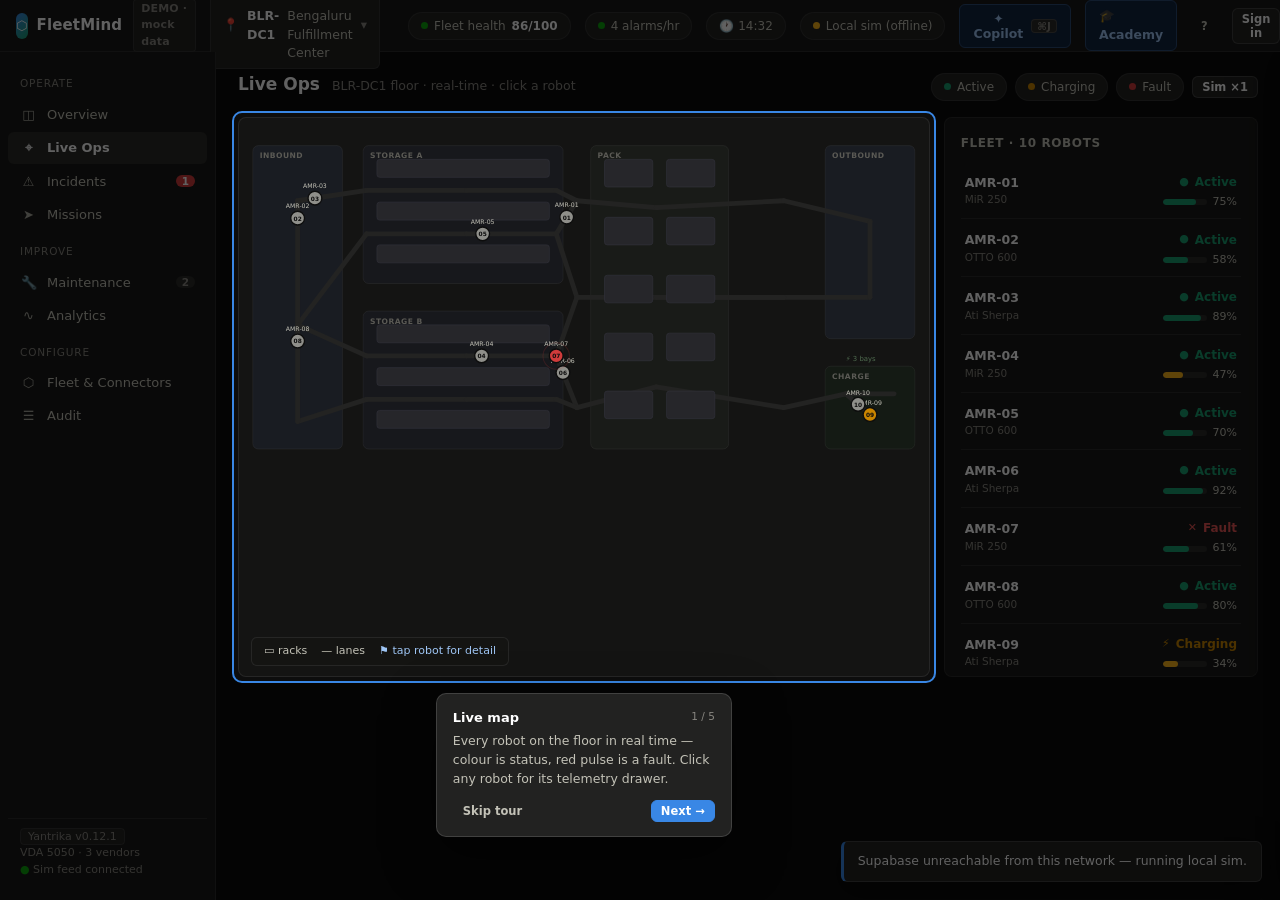
<file: console/index.html>
<!DOCTYPE html>
<!-- ================================================================
  Yantrika CONSOLE — FleetMind ops console + Sarathi copilot bridge
  =================================================================
  CONFIG (all optional — the console degrades gracefully):

  1. Sarathi live agent (Copilot backend)
     - Endpoint : POST http://localhost:8001/ask   (see Copilot.SARATHI_URL)
     - Request  : {"question": "<operator question>"}
     - Response : {"answer": string,
                   "evidence": [string | {label, ...}],   // rendered as chips
                   "tier": "grounded" | "llm_only" | "offline"}
       tier is shown as a pill: grounded/live_agent -> "live agent",
       llm_only/model_only -> "model only", offline -> "offline".
     - Timeout  : 4000 ms (Copilot.SARATHI_TIMEOUT_MS). On ANY failure
       (down, non-2xx, timeout, bad JSON) the Copilot silently falls back
       to the built-in local answer engine — the console never breaks
       if the sarathi service is not running.
     - To change host/port, edit Copilot.SARATHI_URL in the Copilot
       module below. If the console is served from https, a plain-http
       localhost endpoint may be blocked as mixed content — serve the
       console over http (e.g. `python3 -m http.server`) for local dev.
     - Auth: pass ?token=<bearer token> in the console URL to send an
       `Authorization: Bearer <token>` header on the copilot /ask and
       /health requests (omitted entirely when no token is given).

  2. Supabase sync (optional multi-tab live sync)
     - SUPA_URL / SUPA_KEY constants near the bottom of the script.
     - If unreachable, the console runs its local simulation.

  3. Sign-in / Create account (Supabase Auth — optional, RBAC per 0007_rbac.sql)
     - The header "Sign in" button (or an automatic prompt after the first
       401 from the data backend) opens an email/password modal that POSTs
       {SUPA_URL}/auth/v1/token?grant_type=password (apikey = anon key).
     - The modal's "Create account" tab POSTs {SUPA_URL}/auth/v1/signup and
       handles the three real Supabase outcomes: session returned → signed in
       immediately; user without a session → "check your email" (confirmation
       is ON by default); error → the server's message (weak password, already
       registered, signups disabled). When SUPA_URL has no /auth/v1 at all
       (the loopback demo backend), both tabs explain demo mode instead of
       surfacing a raw error. New accounts may need a user_roles row before
       data shows — see docs/SECURITY.md.
     - The header "🎓 Academy" link opens the training app, carrying the
       ?supa/key/site/token params along. Served, the docroot puts academy/
       next to this file (relative academy/index.html); from a file:// repo
       checkout the sibling ../academy/index.html is used instead.
     - After sign-in every PostgREST request carries
       Authorization: Bearer <access_token> (apikey stays the anon key);
       on a 401 one refresh (grant_type=refresh_token) is attempted, then
       the request is retried once.
     - Role for UI gating comes from the user's own user_roles row
       (rbac_user_roles_self_read policy), falling back to a yf_role JWT
       claim, then to 'operator' with a WARN toast. The backend RLS is
       always the real enforcement — the UI only hides what would fail.
     - Session persists in localStorage (key yf_auth_v1); Sign out clears
       it. Without an auth-gated backend everything behaves as before.

  No build step. Open index.html directly or serve statically.
  ================================================================ -->
<html lang="en">
<head>
<meta charset="UTF-8">
<meta name="viewport" content="width=device-width, initial-scale=1.0">
<title>FleetMind — Fleet Operations (Live)</title>
<link rel="icon" href="/assets/brand/favicon.ico" sizes="any">
<link rel="icon" href="/assets/brand/icon-mark.svg" type="image/svg+xml">
<link rel="apple-touch-icon" href="/assets/brand/icon-180.png">
<style>
/* ============ Design tokens (dark ops console — deliberate single-theme, ISA-101) ============ */
:root{
  --page:#0d0d0d; --surface:#1a1a19; --surface2:#222221; --surface3:#2a2a28;
  --border:rgba(255,255,255,.08); --border2:rgba(255,255,255,.14);
  --ink:#ffffff; --ink2:#c3c2b7; --muted:#898781;
  --grid:#2c2c2a; --axis:#383835;
  --s1:#3987e5; --s2:#d95926; --s3:#199e70; --s4:#c98500;   /* categorical, dark-stepped */
  --good:#0ca30c; --warn:#fab219; --serious:#ec835a; --crit:#d03b3b;
  /* --crit is tuned for white-on-red fills (badges/dots/bars) — 4.8:1 there.
     Red TEXT directly on --surface/--page needs a lighter step to clear
     WCAG AA's 4.5:1 (--crit alone measures 3.6:1 as foreground text). */
  --crit-text:#e85555;
  --accent:#3987e5;
  --r:8px; --r-sm:6px;
  --font:system-ui,-apple-system,"Segoe UI",sans-serif;
}
*{box-sizing:border-box;margin:0;padding:0}
html,body{height:100%}
body{background:var(--page);color:var(--ink);font-family:var(--font);font-size:13.5px;line-height:1.5;overflow:hidden}
button{font-family:inherit;cursor:pointer}
::-webkit-scrollbar{width:10px;height:10px}
::-webkit-scrollbar-thumb{background:#333;border-radius:6px;border:2px solid var(--page)}
::-webkit-scrollbar-track{background:transparent}

/* ============ App shell ============ */
#app{display:grid;grid-template-columns:216px 1fr;grid-template-rows:52px 1fr;height:100vh}
header{grid-column:1/3;display:flex;align-items:center;gap:14px;padding:0 16px;background:var(--surface);border-bottom:1px solid var(--border)}
.logo{display:flex;align-items:center;gap:9px;font-weight:700;font-size:15px;letter-spacing:.01em;min-width:180px}
.logo .mark{width:26px;height:26px;border-radius:7px;background:linear-gradient(135deg,#3987e5,#199e70);display:grid;place-items:center;font-size:13px}
.site-sel{display:flex;align-items:center;gap:8px;background:var(--surface2);border:1px solid var(--border);border-radius:var(--r-sm);padding:5px 12px;color:var(--ink2);font-size:12.5px}
.site-sel b{color:var(--ink)}
.spacer{flex:1}
.chip{display:inline-flex;align-items:center;gap:6px;background:var(--surface2);border:1px solid var(--border);border-radius:20px;padding:4px 12px;font-size:12px;color:var(--ink2);white-space:nowrap}
.chip .dot{width:7px;height:7px;border-radius:50%}
.kbd{background:var(--surface3);border:1px solid var(--border2);border-radius:4px;padding:0 5px;font-size:10.5px;color:var(--muted);font-family:inherit}
.copilot-btn{display:flex;align-items:center;gap:8px;background:#12253f;border:1px solid #2a4a75;color:#9ec5f4;border-radius:var(--r-sm);padding:6px 13px;font-size:12.5px;font-weight:600}
.copilot-btn:hover{background:#173050}
a.copilot-btn{text-decoration:none}
.avatar{width:28px;height:28px;border-radius:50%;background:linear-gradient(135deg,#d95926,#c98500);display:grid;place-items:center;font-size:11px;font-weight:700}

/* ============ Sidebar ============ */
nav{background:var(--surface);border-right:1px solid var(--border);padding:12px 8px;display:flex;flex-direction:column;gap:2px;overflow-y:auto}
nav .sec{font-size:10.5px;text-transform:uppercase;letter-spacing:.08em;color:var(--muted);padding:12px 12px 5px}
nav button{display:flex;align-items:center;gap:10px;width:100%;background:none;border:none;color:var(--ink2);padding:8px 12px;border-radius:var(--r-sm);font-size:13px;text-align:left}
nav button:hover{background:var(--surface2);color:var(--ink)}
nav button.on{background:var(--surface3);color:var(--ink);font-weight:600}
nav button .ic{width:17px;text-align:center;opacity:.85;font-style:normal}
nav button .badge{margin-left:auto;background:var(--crit);color:#fff;font-size:10.5px;font-weight:700;border-radius:9px;padding:0 6px;min-width:17px;text-align:center}
nav button .badge.z{background:var(--surface3);color:var(--muted)}
.nav-foot{margin-top:auto;padding:10px 12px;font-size:11px;color:var(--muted);border-top:1px solid var(--border)}

/* ============ Main ============ */
main{overflow:hidden;position:relative;display:flex}
.view{display:none;flex:1;overflow-y:auto;padding:20px 22px}
.view.on{display:block}
.vhead{display:flex;align-items:baseline;gap:12px;margin-bottom:16px}
.vhead h1{font-size:17px;font-weight:700}
.vhead .sub{color:var(--muted);font-size:12.5px}
.vhead .right{margin-left:auto;display:flex;gap:8px;align-items:center}

/* ============ Components ============ */
.card{background:var(--surface);border:1px solid var(--border);border-radius:var(--r);padding:16px}
.card h3{font-size:12px;font-weight:600;color:var(--ink2);text-transform:uppercase;letter-spacing:.05em;margin-bottom:10px;display:flex;align-items:center;gap:8px}
.card h3 .right{margin-left:auto;font-weight:400;text-transform:none;letter-spacing:0;color:var(--muted);font-size:11.5px}
.grid{display:grid;gap:14px}
.g4{grid-template-columns:repeat(4,1fr)}
.g2{grid-template-columns:1fr 1fr}
.g31{grid-template-columns:2.2fr 1fr}
.g13{grid-template-columns:1fr 2.2fr}
.stat .val{font-size:26px;font-weight:700;letter-spacing:-.01em}
.stat .val small{font-size:13px;color:var(--muted);font-weight:500}
.stat .lbl{font-size:12px;color:var(--muted);margin-top:2px}
.stat .delta{font-size:11.5px;margin-top:6px;display:flex;align-items:center;gap:5px}
.up{color:#0ca30c}.down{color:var(--crit-text)}.flat{color:var(--muted)}
.btn{background:var(--surface2);border:1px solid var(--border2);color:var(--ink);border-radius:var(--r-sm);padding:6px 13px;font-size:12.5px;font-weight:600}
.btn:hover{background:var(--surface3)}
.btn.primary{background:var(--accent);border-color:var(--accent);color:#fff}
.btn.primary:hover{filter:brightness(1.1)}
.btn.ghost{background:none;border-color:transparent;color:var(--ink2)}
.btn.ghost:hover{background:var(--surface2)}
.btn.sm{padding:3px 9px;font-size:11.5px}
.btn.danger{border-color:#5c2a2a;color:#e66767}
table.t{width:100%;border-collapse:collapse;font-size:12.5px}
table.t th{color:var(--muted);font-weight:600;text-align:left;padding:7px 10px;border-bottom:1px solid var(--border2);font-size:11px;text-transform:uppercase;letter-spacing:.05em;white-space:nowrap}
table.t td{padding:8px 10px;border-bottom:1px solid var(--border);font-variant-numeric:tabular-nums}
table.t tr.click{cursor:pointer}
table.t tr.click:hover td{background:var(--surface2)}
.st{display:inline-flex;align-items:center;gap:6px;font-size:12px;font-weight:600;white-space:nowrap}
.st .ic{font-size:11px;font-style:normal}
.sev{display:inline-flex;align-items:center;gap:5px;border-radius:4px;padding:1px 8px;font-size:11px;font-weight:700;white-space:nowrap}
.sev.crit{background:#3a1616;color:#e66767}
.sev.serious{background:#33200f;color:var(--serious)}
.sev.warn{background:#332a10;color:var(--warn)}
.sev.info{background:var(--surface3);color:var(--ink2)}
.bar-track{background:var(--surface3);border-radius:4px;height:6px;overflow:hidden}
.bar-fill{height:100%;border-radius:4px}
.pill{font-size:11px;color:var(--muted);background:var(--surface2);border:1px solid var(--border);border-radius:4px;padding:1px 7px}
.evd{display:inline-flex;align-items:center;gap:4px;background:#12253f;border:1px solid #2a4a75;color:#9ec5f4;border-radius:4px;padding:1px 8px;font-size:11px;font-weight:600;cursor:pointer}
.evd:hover{background:#173050}
.empty{color:var(--muted);font-size:12.5px;padding:14px;text-align:center}

/* ============ Map ============ */
.mapwrap{position:relative;background:#141413;border:1px solid var(--border);border-radius:var(--r);overflow:hidden}
.map-legend{position:absolute;left:12px;bottom:10px;display:flex;gap:14px;font-size:11px;color:var(--ink2);background:rgba(20,20,19,.85);border:1px solid var(--border);border-radius:6px;padding:5px 12px}
.map-legend .it{display:flex;align-items:center;gap:6px}
svg text{font-family:var(--font)}
.robot-dot{cursor:pointer}
.zone-lbl{fill:#5b5a55;font-size:11px;font-weight:600;letter-spacing:.06em}

/* ============ Drawer ============ */
.drawer{position:absolute;top:0;right:0;bottom:0;width:360px;background:var(--surface);border-left:1px solid var(--border2);transform:translateX(105%);transition:transform .22s ease;z-index:30;display:flex;flex-direction:column;box-shadow:-16px 0 40px rgba(0,0,0,.45)}
.drawer.open{transform:none}
.drawer .dh{display:flex;align-items:center;gap:10px;padding:14px 16px;border-bottom:1px solid var(--border)}
.drawer .dh h2{font-size:15px}
.drawer .db{padding:14px 16px;overflow-y:auto;flex:1;display:flex;flex-direction:column;gap:12px}
.kv{display:flex;justify-content:space-between;font-size:12.5px;padding:4px 0}
.kv b{font-variant-numeric:tabular-nums}
.kv span{color:var(--muted)}

/* ============ Copilot panel ============ */
#copilot{position:absolute;top:0;right:0;bottom:0;width:390px;background:var(--surface);border-left:1px solid var(--border2);transform:translateX(105%);transition:transform .22s ease;z-index:40;display:flex;flex-direction:column;box-shadow:-16px 0 40px rgba(0,0,0,.5)}
#copilot.open{transform:none}
.cp-head{display:flex;align-items:center;gap:10px;padding:13px 16px;border-bottom:1px solid var(--border)}
.cp-head .t{font-weight:700;font-size:14px}
.cp-head .s{font-size:11px;color:var(--muted)}
.cp-body{flex:1;overflow-y:auto;padding:14px;display:flex;flex-direction:column;gap:12px}
.msg{max-width:92%;border-radius:10px;padding:10px 13px;font-size:12.8px;line-height:1.55}
.msg.user{align-self:flex-end;background:#1c3a63;border:1px solid #2a4a75}
.msg.ai{align-self:flex-start;background:var(--surface2);border:1px solid var(--border)}
.msg.ai .ev{margin-top:8px;display:flex;gap:6px;flex-wrap:wrap}
.msg.ai ul{margin:6px 0 2px 16px}
.msg.ai li{margin:2px 0}
.msg.ai b{color:#9ec5f4}
.sugg{display:flex;flex-direction:column;gap:6px}
.sugg button{text-align:left;background:var(--surface2);border:1px solid var(--border);color:var(--ink2);border-radius:var(--r-sm);padding:8px 11px;font-size:12px}
.sugg button:hover{border-color:#2a4a75;color:var(--ink)}
.cp-input{display:flex;gap:8px;padding:12px 14px;border-top:1px solid var(--border)}
.cp-input input{flex:1;background:var(--surface2);border:1px solid var(--border2);border-radius:var(--r-sm);color:var(--ink);padding:9px 12px;font-size:13px;font-family:inherit;outline:none}
.cp-input input:focus{border-color:#2a4a75}
.typing{display:inline-flex;gap:4px;padding:4px 0}
.typing i{width:6px;height:6px;border-radius:50%;background:var(--muted);animation:ty 1s infinite}
.typing i:nth-child(2){animation-delay:.15s}.typing i:nth-child(3){animation-delay:.3s}
@keyframes ty{0%,100%{opacity:.25}50%{opacity:1}}

/* ============ Alerts feed ============ */
.al{display:flex;gap:10px;padding:9px 4px;border-bottom:1px solid var(--border);align-items:flex-start;font-size:12.5px}
.al:last-child{border-bottom:none}
.al .tt{color:var(--muted);font-size:11px;white-space:nowrap;padding-top:2px;font-variant-numeric:tabular-nums}
.al .bd{flex:1}
.al .bd .m{color:var(--ink2)}
.al.unack .bd .m{color:var(--ink)}
.al .ack{opacity:0;transition:opacity .15s}
.al:hover .ack{opacity:1}
.al.acked{opacity:.45}

/* ============ Charts ============ */
.chart{position:relative}
.tip{position:absolute;pointer-events:none;background:#242423;border:1px solid var(--border2);border-radius:6px;padding:7px 10px;font-size:11.5px;display:none;z-index:20;box-shadow:0 6px 18px rgba(0,0,0,.4);white-space:nowrap}
.tip .h{color:var(--muted);font-size:10.5px;margin-bottom:3px}
.tip .row{display:flex;align-items:center;gap:6px}
.tip .sw{width:8px;height:8px;border-radius:2px}
.tip b{font-variant-numeric:tabular-nums}
.legend{display:flex;gap:14px;font-size:11.5px;color:var(--ink2);margin-top:6px}
.legend .it{display:flex;align-items:center;gap:6px}
.legend .sw{width:9px;height:9px;border-radius:2px}

/* ============ Timeline replay ============ */
.scrub{display:flex;align-items:center;gap:12px;margin-top:10px}
.scrub input[type=range]{flex:1;accent-color:var(--accent)}
.scrub .tm{font-variant-numeric:tabular-nums;font-size:12px;color:var(--ink2);min-width:52px}
.tl-events{position:relative;height:22px;margin:2px 2px 0}
.tl-ev{position:absolute;top:2px;width:10px;height:10px;border-radius:50%;transform:translateX(-50%);cursor:pointer;border:2px solid var(--page)}

/* ============ Toast ============ */
#toasts{position:fixed;bottom:18px;right:18px;display:flex;flex-direction:column;gap:8px;z-index:100}
.toast{background:var(--surface2);border:1px solid var(--border2);border-left:3px solid var(--accent);border-radius:var(--r-sm);padding:10px 14px;font-size:12.5px;box-shadow:0 10px 30px rgba(0,0,0,.5);animation:tin .2s ease}
@keyframes tin{from{transform:translateY(8px);opacity:0}}

/* ============ Command palette ============ */
#palette{position:fixed;inset:0;background:rgba(0,0,0,.45);z-index:150;display:none;align-items:flex-start;justify-content:center;padding-top:11vh}
#palette.open{display:flex}
.pal-box{width:540px;max-width:92vw;background:var(--surface2);border:1px solid var(--border2);border-radius:10px;box-shadow:0 24px 60px rgba(0,0,0,.6);overflow:hidden}
.pal-box input{width:100%;background:var(--surface3);border:none;border-bottom:1px solid var(--border2);color:var(--ink);padding:13px 15px;font-size:14px;font-family:inherit;outline:none}
#pal-list{max-height:330px;overflow-y:auto;padding:6px}
.pal-it{display:flex;align-items:center;gap:10px;padding:8px 10px;border-radius:6px;font-size:12.8px;color:var(--ink2);cursor:pointer}
.pal-it .ic{width:18px;text-align:center;font-style:normal;opacity:.8}
.pal-it .hint{margin-left:auto;font-size:10.5px;color:var(--muted);text-transform:uppercase;letter-spacing:.05em}
.pal-it.sel{background:var(--surface3);color:var(--ink)}
.pal-empty{padding:14px;color:var(--muted);font-size:12.5px;text-align:center}
.pal-foot{padding:7px 12px;border-top:1px solid var(--border);font-size:10.5px;color:var(--muted);display:flex;gap:12px}

/* ============ Sign-in modal (YFAuth) ============ */
#signin{position:fixed;inset:0;background:rgba(0,0,0,.55);z-index:200;display:none;align-items:center;justify-content:center}
#signin.open{display:flex}
.si-box{width:340px;max-width:92vw;background:var(--surface2);border:1px solid var(--border2);border-radius:10px;box-shadow:0 24px 60px rgba(0,0,0,.6);padding:20px 24px 18px}
.si-box h2{font-size:16px;margin-bottom:2px;display:flex;align-items:center;gap:8px}
.si-box .si-sub{font-size:11.5px;color:var(--muted);margin-bottom:12px}
.si-box label{display:block;font-size:11px;color:var(--ink2);text-transform:uppercase;letter-spacing:.05em;margin:10px 0 4px}
.si-box input{width:100%;background:var(--surface3);border:1px solid var(--border2);border-radius:var(--r-sm);color:var(--ink);padding:9px 11px;font-size:13px;font-family:inherit;outline:none}
.si-box input:focus{border-color:#2a4a75}
#si-err{color:#e66767;font-size:12px;min-height:16px;margin-top:10px}
#si-msg{color:#7dc98a;font-size:12px;margin-top:2px;line-height:1.5}
#si-msg:empty{display:none}
.si-tabs{display:flex;gap:0;margin:12px 0 2px;border:1px solid var(--border2);border-radius:var(--r-sm);overflow:hidden}
.si-tab{flex:1;background:var(--surface3);border:none;color:var(--muted);padding:7px 0;font-size:12px;font-weight:600}
.si-tab.on{background:#12253f;color:#9ec5f4}
#si-submit{width:100%;margin-top:4px;padding:9px}
.si-foot{display:flex;justify-content:space-between;align-items:center;gap:10px;margin-top:12px;font-size:11.5px}
.si-foot a{color:var(--muted);cursor:pointer;text-decoration:underline}
.si-foot a:hover{color:var(--ink2)}
.role-badge{font-size:10.5px;font-weight:700;text-transform:uppercase;letter-spacing:.05em;border-radius:4px;padding:1px 7px;background:#12253f;border:1px solid #2a4a75;color:#9ec5f4}

/* ============ First-run tour ============ */
#tour-block{position:fixed;inset:0;z-index:300;display:none}
#tour-hl{position:fixed;z-index:301;display:none;border:2px solid var(--accent);border-radius:10px;box-shadow:0 0 0 9999px rgba(0,0,0,.62);pointer-events:none;transition:left .25s ease,top .25s ease,width .25s ease,height .25s ease}
#tour-card{position:fixed;z-index:302;display:none;width:296px;background:var(--surface2);border:1px solid var(--border2);border-radius:10px;padding:14px 16px;box-shadow:0 18px 50px rgba(0,0,0,.6);font-size:12.5px}
#tour-card h4{font-size:13px;margin-bottom:5px;display:flex;align-items:center;gap:8px}
#tour-card h4 .n{margin-left:auto;font-size:10.5px;color:var(--muted);font-weight:500}
#tour-card p{color:var(--ink2);line-height:1.5}
#tour-card .row{display:flex;gap:8px;margin-top:12px;align-items:center}
#tour-card .row .sk{margin-right:auto}

@media(max-width:1100px){.g4{grid-template-columns:1fr 1fr}.g31,.g13,.g2{grid-template-columns:1fr}}
</style>
</head>
<body>
<div id="app">
<header>
  <div class="logo"><div class="mark">⬡</div>FleetMind <span class="pill" style="margin-left:2px">DEMO · mock data</span></div>
  <div class="site-sel">📍 <b>BLR-DC1</b> · Bengaluru Fulfillment Center <span style="color:var(--muted)">▾</span></div>
  <div class="spacer"></div>
  <div class="chip" id="chip-health"><span class="dot" style="background:var(--good)"></span>Fleet health <b id="h-health" style="color:var(--ink)">—</b></div>
  <div class="chip" title="ISA-18.2 alarm budget: ≤12/hr per operator"><span id="alarm-dot" class="dot" style="background:var(--good)"></span><span id="h-alarmrate">— alarms/hr</span></div>
  <div class="chip" id="h-clock">14:32</div>
  <div class="chip" id="chip-cloud" title="Supabase sync status"><span class="dot" id="cloud-dot" style="background:var(--muted)"></span><span id="cloud-lbl">connecting…</span></div>
  <button class="copilot-btn" id="btn-copilot" onclick="Copilot.toggle()">✦ Copilot <span class="kbd">⌘J</span></button>
  <a class="copilot-btn" id="btn-academy" href="academy/index.html" target="_blank" rel="noopener" title="Yantrika Academy — operator training on this backend">🎓 Academy</a>
  <button class="btn ghost sm" id="btn-tour" title="Replay the first-run tour" onclick="Tour.start()">?</button>
  <span id="auth-box" style="display:flex;align-items:center;gap:8px"></span>
  <div class="avatar">PN</div>
</header>
<nav id="nav">
  <div class="sec">Operate</div>
  <button data-v="overview" class="on"><i class="ic">◫</i>Overview</button>
  <button data-v="liveops"><i class="ic">⌖</i>Live Ops</button>
  <button data-v="incidents"><i class="ic">⚠</i>Incidents <span class="badge" id="n-inc">3</span></button>
  <button data-v="missions"><i class="ic">➤</i>Missions</button>
  <div class="sec">Improve</div>
  <button data-v="maint"><i class="ic">🔧</i>Maintenance <span class="badge z" id="n-maint">2</span></button>
  <button data-v="analytics"><i class="ic">∿</i>Analytics</button>
  <div class="sec">Configure</div>
  <button data-v="fleet"><i class="ic">⬡</i>Fleet &amp; Connectors</button>
  <button data-v="audit"><i class="ic">☰</i>Audit</button>
  <button data-v="settings" id="nav-settings" style="display:none"><i class="ic">⚙</i>Settings</button>
  <button data-v="config" id="nav-config" style="display:none"><i class="ic">🛠</i>Config</button>
  <div class="nav-foot"><span class="pill" id="yf-version" title="Yantrika release — matches core/yantracore/version.py"></span><br>VDA 5050 · 3 vendors<br><span style="color:#0ca30c">●</span> Sim feed connected</div>
</nav>
<main id="main">
  <div class="view on" id="v-overview"></div>
  <div class="view" id="v-liveops"></div>
  <div class="view" id="v-incidents"></div>
  <div class="view" id="v-missions"></div>
  <div class="view" id="v-maint"></div>
  <div class="view" id="v-analytics"></div>
  <div class="view" id="v-fleet"></div>
  <div class="view" id="v-audit"></div>
  <div class="view" id="v-settings"></div>
  <div class="view" id="v-config"></div>
  <div class="drawer" id="drawer"></div>
  <div id="copilot"></div>
</main>
</div>
<div id="toasts"></div>
<div class="tip" id="tip"></div>
<script>
"use strict";
/* ================================================================
   FleetMind demo — all mock. Architecture mirrors the real product:
   Sim (→ later: MQTT/VDA5050 ingest) → Store → Views + Copilot
   ================================================================ */
/* Release version shown in the sidebar footer chip. Release commits bump
   this — keep it matching core/yantracore/version.py (the single source). */
const YF_VERSION='0.12.1';
const $=s=>document.querySelector(s), $$=s=>[...document.querySelectorAll(s)];
const fmt=n=>n.toLocaleString('en-IN');
const pad=n=>String(n).padStart(2,'0');
let simMin = 14*60+32;                       // sim clock 14:32
const clock=()=>`${pad(Math.floor(simMin/60)%24)}:${pad(Math.floor(simMin%60))}`;
const rnd=(a,b)=>a+Math.random()*(b-a);

/* ---------------- Warehouse geometry (SVG coords 1000x520) ---------------- */
const ZONES=[
  {n:'INBOUND',x:20,y:40,w:130,h:440,c:'#191c22'},
  {n:'STORAGE A',x:180,y:40,w:290,h:200,c:'#17181c'},
  {n:'STORAGE B',x:180,y:280,w:290,h:200,c:'#17181c'},
  {n:'PACK',x:510,y:40,w:200,h:440,c:'#191b18'},
  {n:'OUTBOUND',x:850,y:40,w:130,h:280,c:'#191c22'},
  {n:'CHARGE',x:850,y:360,w:130,h:120,c:'#141a14'},
];
const RACKS=[]; // storage racks
for(let r=0;r<3;r++){for(let z=0;z<2;z++){RACKS.push({x:200,y:60+z*240+r*62,w:250,h:26});}}
for(let r=0;r<5;r++){RACKS.push({x:530,y:60+r*84,w:70,h:40});RACKS.push({x:620,y:60+r*84,w:70,h:40});}
// waypoint nodes robots travel between (aisles)
const WP={
  in1:[85,120], in2:[85,300], in3:[85,440],
  a1:[185,105],a2:[330,105],a3:[460,105],a4:[185,168],a5:[330,168],a6:[460,168],
  b1:[185,345],b2:[330,345],b3:[460,345],b4:[185,408],b5:[330,408],b6:[460,408],
  mid1:[490,120],mid2:[490,260],mid3:[490,420],
  p1:[605,130],p2:[605,260],p3:[605,390],
  out1:[790,120],out2:[915,150],out3:[915,260],
  chg1:[880,400],chg2:[915,430],chg3:[950,400],
  x1:[790,260],x2:[790,420]
};
const LANES=[['in1','a1'],['in2','a4'],['in2','b1'],['in3','b4'],['a1','a2'],['a2','a3'],['a4','a5'],['a5','a6'],['b1','b2'],['b2','b3'],['b4','b5'],['b5','b6'],['a3','mid1'],['a6','mid1'],['a6','mid2'],['b3','mid2'],['b3','mid3'],['b6','mid3'],['mid1','p1'],['mid2','p2'],['mid3','p3'],['p1','out1'],['p2','x1'],['p3','x2'],['out1','out2'],['x1','out3'],['x2','chg1'],['chg1','chg2'],['chg1','chg3'],['out3','out2'],['x1','p2'],['in1','in2'],['in2','in3']];
const ADJ={};LANES.forEach(([a,b])=>{(ADJ[a]=ADJ[a]||[]).push(b);(ADJ[b]=ADJ[b]||[]).push(a);});
function route(from,to){ // BFS
  const q=[[from]],seen=new Set([from]);
  while(q.length){const p=q.shift(),n=p[p.length-1];
    if(n===to)return p;
    for(const m of (ADJ[n]||[]))if(!seen.has(m)){seen.add(m);q.push([...p,m]);}}
  return [from];
}
const PICKS=['a1','a2','a3','a4','a5','a6','b1','b2','b4','b5','b6'], DROPS=['p1','p2','p3'], OUTS=['out2','out3'];

/* ---------------- Fleet state ---------------- */
const VENDORS=['Ati Sherpa','MiR 250','OTTO 600'];
const robots=[];
for(let i=1;i<=10;i++){
  const wp=Object.keys(WP)[Math.floor(rnd(0,Object.keys(WP).length))];
  robots.push({
    id:'AMR-'+pad(i), vendor:VENDORS[i%3], fw:'2.'+(3+i%4)+'.1',
    status:'active',                    // active|charging|idle|fault|paused
    node:wp, pos:[...WP[wp]], path:[], seg:0, prog:0,
    battery:rnd(45,95), speedMax:rnd(1.2,1.7), speed:0,
    tasksDone:Math.floor(rnd(38,86)), task:null,
    health:rnd(84,99), motorTemp:rnd(38,52), errs:Math.floor(rnd(0,3)),
    spdHist:Array.from({length:40},()=>0), batHist:[], log:[]
  });
}
// scripted actors for the demo narrative
robots[6].status='fault'; robots[6].battery=61; robots[6].node='b3'; robots[6].pos=[...WP.b3]; robots[6].faultMsg='Localization confidence 0.31 — position lost';
robots[2].health=71; robots[2].motorTemp=63;           // maintenance story
robots[8].status='charging'; robots[8].node='chg2'; robots[8].pos=[...WP.chg2]; robots[8].battery=34;

function assign(r){
  const pick=PICKS[Math.floor(rnd(0,PICKS.length))], drop=DROPS[Math.floor(rnd(0,DROPS.length))];
  r.task={id:'T-'+Math.floor(rnd(4200,4900)),kind:'Pick → Pack',from:pick,to:drop,started:simMin};
  r.path=route(r.node,pick).concat(route(pick,drop).slice(1)); r.seg=0; r.prog=0;
}
robots.forEach(r=>{if(r.status==='active')assign(r);});

/* ---------------- Telemetry / KPI store ---------------- */
const store={
  thrHist:[], alHist:[], alerts:[], incidents:[], missions:[], tickets:[], commands:[],
  findings:null, findingsReq:false,   // v0.4: maintenance_findings rows (null = not fetched / unavailable → mock tickets)
  audit:null, auditReq:false,         // v0.9: full commands history for the Audit view (null = not fetched)
  appSettings:null,                   // v0.13: admin_list_settings() rows for the Settings view (null = not fetched)
  appConfig:null,                     // v0.18: admin_list_config() rows for the Config view (null = not fetched)
  availOk:0, availTot:0,              // v0.9: availability sampling for the Analytics SLA card
  throughput:132, sla:98.2, alarmHr:6, ackedIds:new Set()
};
// seed 60 min of throughput history (dip 14:00-15:00 = incident narrative — dip already recovering)
for(let m=0;m<60;m++){const t=simMin-60+m;
  let v=128+Math.sin(m/9)*7+rnd(-4,4);
  if(t>=14*60+2&&t<=14*60+26)v-=24;           // the dip
  store.thrHist.push({t,v:Math.round(v)});}
const AL_SEED=[
  ['crit','AMR-07 localization fault — stopped in Aisle B3','AMR-07',14*60+2,false],
  ['serious','Traffic congestion: 3 reroutes around Aisle B3','fleet',14*60+5,false],
  ['warn','AMR-09 battery 34% — sent to charge','AMR-09',14*60+11,true],
  ['warn','AMR-03 drivetrain vibration above baseline (2.8σ)','AMR-03',13*60+48,true],
  ['info','Firmware 2.6.1 available for 4 × MiR 250','fleet',13*60+22,true],
];
AL_SEED.forEach(([sev,msg,src,t,ack],i)=>store.alerts.push({id:'AL-'+(900+i),sev,msg,src,t,ack}));
store.incidents=[
  {id:'INC-1042',sev:'crit',title:'AMR-07 localization loss blocking Aisle B3',src:'AMR-07',t:14*60+2,state:'Open',
   impact:'Throughput −18% for 24 min · 3 robots rerouted · 11 tasks delayed',
   rca:'Reflector panel at rack B3-04 was moved during the 13:40 replenishment (WMS job W-2291). AMR-07 (LiDAR-SLAM) lost localization confidence below the 0.35 threshold and executed a protective stop mid-aisle. MiR and OTTO units rerouted via Aisle B5-B6, adding ~90s per task.',
   fix:'Dispatch operator to clear B3 · re-localize AMR-07 from QR anchor B3-A2 · flag rack B3-04 in the replenishment SOP',
   dur:24},
  {id:'INC-1041',sev:'serious',title:'Charge-bay contention delayed 2 robots at shift start',src:'CHARGE',t:9*60+14,state:'Resolved',
   impact:'6 tasks delayed ~4 min · no SLA breach',rca:'Three robots hit the 30% battery threshold within 5 min of shift start; only 2 of 3 bays free. Root cause: overnight charge scheduling did not stagger end-of-charge times.',fix:'Enable staggered charge targets (85/90/95%) — shipped in policy v12',dur:16},
  {id:'INC-1039',sev:'warn',title:'WMS task sync latency spike (4.2s p95)',src:'connector',t:'yesterday',state:'Resolved',
   impact:'No task loss · queue depth peaked at 14',rca:'WMS webhook batch window misconfigured after vendor update.',fix:'Pinned batch window to 500ms; added latency alert at 2s p95',dur:41},
];
store.missions=[
  {id:'M-311',name:'Cycle count — Storage A',robots:['AMR-02','AMR-05'],state:'Running',prog:62,eta:'15:20'},
  {id:'M-312',name:'Outbound wave #7 (staging)',robots:['AMR-01','AMR-04','AMR-06'],state:'Running',prog:38,eta:'15:45'},
  {id:'M-310',name:'Inbound putaway — Dock 2',robots:['AMR-08'],state:'Queued',prog:0,eta:'—'},
  {id:'M-309',name:'Empty-pallet return sweep',robots:['AMR-10'],state:'Done',prog:100,eta:'13:58'},
];
store.tickets=[
  {id:'MT-88',rob:'AMR-03',comp:'Drive motor (L)',pred:'Bearing wear — RUL ≈ 12 days',conf:.84,state:'Open',action:'Order bearing kit BRG-2044'},
  {id:'MT-87',rob:'AMR-07',comp:'LiDAR',pred:'Dust occlusion trend on rear channel',conf:.61,state:'Open',action:'Clean sensor at next charge'},
];

function pushAlert(sev,msg,src){
  const a={id:'AL-'+Date.now().toString(36)+Math.floor(rnd(10,99)),sev,msg,src,t:simMin,ack:false};
  store.alerts.unshift(a); if(store.alerts.length>30)store.alerts.pop();
  if(typeof Sync!=='undefined')Sync.insertAlert(a);
  toast((sev==='crit'?'🔴 ':sev==='serious'?'🟠 ':'🟡 ')+msg);
  return a;
}
function toast(m){const d=document.createElement('div');d.className='toast';d.textContent=m;$('#toasts').appendChild(d);setTimeout(()=>d.remove(),4200);}

/* ---------------- Simulation tick ---------------- */
let speedMult=1, tick=0;
function step(dt){
  simMin+=dt*speedMult*0.5;  tick++;
  for(const r of robots){
    r.batHist.push(r.battery); if(r.batHist.length>120)r.batHist.shift();
    if(r.status==='charging'){r.battery=Math.min(100,r.battery+0.15*speedMult);r.speed=0;
      if(r.battery>=85){r.status='active';r.node='chg1';assign(r);r.log.unshift([clock(),'Charge complete → resuming tasks']);}
    }else if(r.status==='fault'||r.status==='paused'){r.speed=0;
    }else{ // active — move along path
      if(!r.path.length||r.seg>=r.path.length-1){ r.tasksDone++; r.node=r.path[r.path.length-1]||r.node;
        if(r.battery<30){r.status='charging';r.path=route(r.node,'chg2');r.seg=0;r.prog=0;r.task=null;
          r.log.unshift([clock(),'Battery '+r.battery.toFixed(0)+'% → autonomous charge']);}
        else assign(r);
        continue;}
      const a=WP[r.path[r.seg]],b=WP[r.path[r.seg+1]];
      const dx=b[0]-a[0],dy=b[1]-a[1],len=Math.hypot(dx,dy);
      r.speed=r.speedMax*rnd(.82,1);
      r.prog+=(r.speed*22*dt*speedMult)/len;
      if(r.prog>=1){r.prog=0;r.seg++;r.node=r.path[r.seg];}
      const p=Math.min(r.prog,1);
      r.pos=[a[0]+dx*p,a[1]+dy*p];
      r.battery=Math.max(5,r.battery-0.012*speedMult);
      r.motorTemp=Math.min(70,r.motorTemp+rnd(-.1,.12));
    }
    r.spdHist.push(r.speed);if(r.spdHist.length>40)r.spdHist.shift();
  }
  // KPIs
  const active=robots.filter(r=>r.status==='active').length;
  const recovering=simMin<14*60+40;
  store.throughput=Math.round(112+active*3.2+Math.sin(simMin/8)*5+(recovering?-6:2)+rnd(-2,2));
  if(tick%4===0){store.thrHist.push({t:simMin,v:store.throughput});if(store.thrHist.length>60)store.thrHist.shift();}
  store.alarmHr=Math.max(2,Math.round(store.alerts.filter(a=>!a.ack&&typeof a.t==='number'&&simMin-a.t<60).length+2));
  // occasional ambient events
  if(tick%90===0){const r=robots[Math.floor(rnd(0,10))];if(r.status==='active')pushAlert('info','Path re-planned for '+r.id+' (congestion avoidance)',r.id);}
  if(tick%140===70)pushAlert('warn',robots[4].id+' pick verification retry at '+robots[4].node.toUpperCase(),robots[4].id);
}

/* ================= Chart helpers (hand-rolled SVG, dataviz spec) ================= */
const tip=$('#tip');
function showTip(html,x,y){tip.innerHTML=html;tip.style.display='block';
  const r=tip.getBoundingClientRect();
  tip.style.left=Math.min(x+14,innerWidth-r.width-12)+'px';
  tip.style.top=Math.max(8,y-r.height-10)+'px';}
function hideTip(){tip.style.display='none';}

function lineChart(el,data,{h=150,color='var(--s1)',unit='',label='value',fmtX=t=>clock2(t)}={}){
  const w=el.clientWidth||600, P={l:34,r:8,t:8,b:20};
  const vs=data.map(d=>d.v), min=Math.min(...vs), max=Math.max(...vs), pad=(max-min)*0.15||10;
  const y0=Math.max(0,min-pad), y1=max+pad;
  const X=i=>P.l+(i/(data.length-1))*(w-P.l-P.r);
  const Y=v=>P.t+(1-(v-y0)/(y1-y0))*(h-P.t-P.b);
  let grid='',ticks='';
  for(let g=0;g<4;g++){const v=y0+(y1-y0)*g/3, y=Y(v);
    grid+=`<line x1="${P.l}" x2="${w-P.r}" y1="${y}" y2="${y}" stroke="var(--grid)" stroke-width="1"/>`;
    ticks+=`<text x="${P.l-6}" y="${y+3.5}" text-anchor="end" font-size="10" fill="var(--muted)" style="font-variant-numeric:tabular-nums">${Math.round(v)}</text>`;}
  const lbls=[0,Math.floor(data.length/2),data.length-1].map(i=>`<text x="${X(i)}" y="${h-5}" text-anchor="middle" font-size="10" fill="var(--muted)">${fmtX(data[i].t)}</text>`).join('');
  const pts=data.map((d,i)=>`${X(i).toFixed(1)},${Y(d.v).toFixed(1)}`).join(' ');
  const area=`M${X(0)},${Y(data[0].v)} L${pts.split(' ').join(' L')} L${X(data.length-1)},${h-P.b} L${X(0)},${h-P.b} Z`;
  el.innerHTML=`<svg width="${w}" height="${h}" style="display:block">
    ${grid}${ticks}${lbls}
    <path d="${area}" fill="${color}" opacity="0.10"/>
    <polyline points="${pts}" fill="none" stroke="${color}" stroke-width="2" stroke-linejoin="round"/>
    <line id="ch-x" y1="${P.t}" y2="${h-P.b}" stroke="var(--border2)" stroke-width="1" style="display:none"/>
    <circle id="ch-dot" r="4" fill="${color}" stroke="var(--surface)" stroke-width="2" style="display:none"/>
    <rect x="${P.l}" y="${P.t}" width="${w-P.l-P.r}" height="${h-P.t-P.b}" fill="transparent" class="hov"/>
  </svg>`;
  const svg=el.querySelector('svg'),hov=el.querySelector('.hov'),xl=el.querySelector('#ch-x'),dot=el.querySelector('#ch-dot');
  hov.addEventListener('mousemove',e=>{
    const bx=svg.getBoundingClientRect();
    const i=Math.round(((e.clientX-bx.left)-P.l)/((w-P.l-P.r)/(data.length-1)));
    const j=Math.max(0,Math.min(data.length-1,i)), d=data[j];
    xl.setAttribute('x1',X(j));xl.setAttribute('x2',X(j));xl.style.display='block';
    dot.setAttribute('cx',X(j));dot.setAttribute('cy',Y(d.v));dot.style.display='block';
    showTip(`<div class="h">${fmtX(d.t)}</div><div class="row"><span class="sw" style="background:${color.startsWith('var')?'#3987e5':color}"></span>${label}&nbsp;<b>${d.v}${unit}</b></div>`,e.clientX,e.clientY);});
  hov.addEventListener('mouseleave',()=>{xl.style.display='none';dot.style.display='none';hideTip();});
}
const clock2=t=>typeof t==='number'?`${pad(Math.floor(t/60)%24)}:${pad(Math.floor(t%60))}`:t;

function spark(vals,{w=110,h=26,color='var(--s1)'}={}){
  if(!vals.length)return '';
  const min=Math.min(...vals),max=Math.max(...vals),rg=(max-min)||1;
  const pts=vals.map((v,i)=>`${(i/(vals.length-1))*w},${h-2-((v-min)/rg)*(h-6)}`).join(' ');
  return `<svg width="${w}" height="${h}"><polyline points="${pts}" fill="none" stroke="${color}" stroke-width="1.5"/></svg>`;
}
function hbar(el,rows,{unit='',color='var(--s1)'}={}){ // horizontal bars, rounded data-end
  const max=Math.max(...rows.map(r=>r.v))||1;
  el.innerHTML=rows.map(r=>`
    <div style="display:flex;align-items:center;gap:10px;margin:7px 0" class="hb" data-n="${r.n}" data-v="${r.v}">
      <span style="width:64px;font-size:11.5px;color:var(--ink2);text-align:right;font-variant-numeric:tabular-nums">${r.n}</span>
      <div style="flex:1;height:14px;position:relative">
        <div style="position:absolute;inset:0;border-radius:0 4px 4px 0;background:${r.c||color};width:${(r.v/max*100).toFixed(1)}%;opacity:.9"></div>
      </div>
      <b style="width:52px;font-size:11.5px;font-variant-numeric:tabular-nums">${r.v}${unit}</b>
    </div>`).join('');
  el.querySelectorAll('.hb').forEach(d=>{
    d.addEventListener('mousemove',e=>showTip(`<div class="row"><b>${d.dataset.n}</b>&nbsp;${d.dataset.v}${unit}</div>`,e.clientX,e.clientY));
    d.addEventListener('mouseleave',hideTip);});
}

/* ================= Status helpers ================= */
const liveNow=()=>typeof Sync!=='undefined'&&(Sync.mode==='leader'||Sync.mode==='follower');
const STATUS={active:['●','var(--s3)','Active'],charging:['⚡','var(--s4)','Charging'],idle:['◌','var(--muted)','Idle'],fault:['✕','var(--crit-text)','Fault'],paused:['❚❚','var(--muted)','Paused'],estop:['■','var(--crit-text)','E-Stop'],degraded:['◐','var(--serious)','Degraded']};
/* Other writers (yantrasim / yantrabridge) publish a richer VDA-style status
   vocabulary; fold it into the console's five display states. */
const ST_NORM={active:'active',working:'active',moving:'active',transit:'active',to_charger:'active',degraded:'degraded',charging:'charging',idle:'idle',fault:'fault',estop:'estop',estopped:'estop',safety_stop:'estop',paused:'paused'};
const normStatus=s=>ST_NORM[s]||'idle';
/* yantrasim publishes pos in metres (grid ~28x16 m); the console map uses SVG px.
   Heuristic: small coordinates are metres — scale them into the map viewport. */
const posToSvg=p=>Array.isArray(p)&&p.length===2&&p[0]!=null&&Math.abs(p[0])<=40&&Math.abs(p[1])<=40?[80+p[0]*28,50+p[1]*20]:p;
const stBadge=s=>{const[ic,c,l]=STATUS[s]||STATUS[normStatus(s)]||STATUS.idle;return `<span class="st" style="color:${c}"><i class="ic">${ic}</i>${l}</span>`;};
const sevBadge=s=>({crit:'<span class="sev crit">▲ CRITICAL</span>',serious:'<span class="sev serious">▲ SERIOUS</span>',warn:'<span class="sev warn">● WARNING</span>',info:'<span class="sev info">○ INFO</span>'}[s]);
const batColor=b=>b>50?'var(--s3)':b>25?'var(--warn)':'var(--crit)';
const batTextColor=b=>b>50?'var(--s3)':b>25?'var(--warn)':'var(--crit-text)';

/* ================= Views ================= */
function fleetStats(){
  const on=robots.filter(r=>r.status!=='fault').length;
  const faults=robots.filter(r=>r.status==='fault').length;
  const avgB=robots.reduce((s,r)=>s+r.battery,0)/robots.length;
  const health=Math.round(100 - faults*9 - store.alerts.filter(a=>!a.ack&&a.sev!=='info').length*2.5 - (avgB<35?6:0));
  const tasks=robots.reduce((s,r)=>s+r.tasksDone,0);
  return {on,faults,avgB,health,tasks,util:Math.round(robots.filter(r=>r.status==='active').length/robots.length*100)};
}
/* v0.9 SLA card sampling: one status sample per robot per UI tick (~0.4 s).
   In follower mode the tick reflects the latest synced pull, so the ratio
   approximates availability over the pulls seen this session. */
function sampleAvail(){
  store.availOk+=robots.filter(r=>r.status!=='fault'&&r.status!=='estop').length;
  store.availTot+=robots.length;
}

/* v0.12: quick-demo seed hint — see Sync.emptyFleet() for the trigger. */
function emptyFleetCard(){
  if(typeof Sync==='undefined'||!Sync.emptyFleet())return '';
  return `<div class="card" id="ov-empty" style="margin-bottom:14px;border-color:#2a4a75;background:#12253f22">
    <h3>🛰 No fleet data yet</h3>
    <div style="font-size:12.5px;color:var(--ink2);line-height:1.6">The backend is reachable but the <b>robots</b> table is empty — nothing is publishing telemetry.
    Start the simulator against this backend:</div>
    <pre style="background:var(--surface3);border:1px solid var(--border);border-radius:6px;padding:9px 12px;margin-top:8px;font-size:12px;overflow-x:auto">python -m yantrasim --supabase      # or bring up the whole stack: python -m yantraops up</pre>
    <div style="font-size:10.5px;color:var(--muted);margin-top:8px">This card disappears as soon as robot rows arrive — the console never writes fleet data on its own.</div>
  </div>`;
}
function rOverview(){
  const s=fleetStats(), unack=store.alerts.filter(a=>!a.ack);
  const topIssues=[
    {t:'AMR-07 fault is the top throughput drag',d:'Blocking Aisle B3 · 24 min · use Copilot for RCA',sev:'crit',go:"openIncident('INC-1042')"},
    {t:'AMR-03 drivetrain trending to failure',d:'RUL ≈ 12 days · bearing kit recommended',sev:'serious',go:"go('maint')"},
    {t:'Charge policy v12 active',d:'Staggered targets — contention resolved',sev:'info',go:"go('analytics')"},
  ];
  $('#v-overview').innerHTML=`
  <div class="vhead"><h1>Overview</h1><span class="sub">Shift 2 · 06:00–15:00 · ${clock()}</span>
    <div class="right"><button class="btn sm" id="btn-shift-report" onclick="ShiftReport.open()">⎙ Shift report</button>
      <button class="btn sm ghost" onclick="Copilot.ask('Draft the shift handover report')">✦ Draft shift report</button></div></div>
  ${emptyFleetCard()}
  <div class="grid g4">
    <div class="card stat"><div class="val" id="ov-health">${s.health}<small>/100</small></div><div class="lbl">Fleet health</div><div class="delta ${s.health>85?'up':'down'}">${s.health>85?'▲ Normal band':'▼ Degraded — 1 fault open'}</div></div>
    <div class="card stat"><div class="val">${s.on}<small>/10 online</small></div><div class="lbl">Robots</div><div class="delta flat">${robots.filter(r=>r.status==='active').length} active · ${robots.filter(r=>r.status==='charging').length} charging · ${s.faults} fault</div></div>
    <div class="card stat"><div class="val" id="ov-thr">${store.throughput}<small> tasks/hr</small></div><div class="lbl">Throughput</div><div class="delta ${store.throughput>125?'up':'down'}">${store.throughput>125?'▲':'▼'} vs 131 target</div></div>
    <div class="card stat"><div class="val">${unack.length}<small> open</small></div><div class="lbl">Unacked alerts</div><div class="delta ${store.alarmHr<=12?'up':'down'}">${store.alarmHr}/hr · budget ≤12 <span class="pill" title="ISA-18.2">ISA-18.2</span></div></div>
  </div>
  <div class="grid g31" style="margin-top:14px">
    <div class="card"><h3>Throughput — last 60 min <span class="right">tasks/hr · 1-min buckets</span></h3>
      <div class="chart" id="ch-thr"></div>
      <div style="margin-top:8px;font-size:12px;color:var(--ink2)">The 14:02–14:26 dip is <span class="evd" onclick="openIncident('INC-1042')">INC-1042</span> — AMR-07 localization fault. Recovery in progress.</div>
    </div>
    <div class="card"><h3>Top issues</h3>
      ${topIssues.map(i=>`<div style="padding:9px 0;border-bottom:1px solid var(--border)">
        <div style="display:flex;gap:8px;align-items:center">${sevBadge(i.sev)}<b style="font-size:12.5px">${i.t}</b></div>
        <div style="color:var(--muted);font-size:11.5px;margin:4px 0 6px">${i.d}</div>
        <button class="btn sm" onclick="${i.go}">Open</button></div>`).join('')}
    </div>
  </div>
  <div id="ov-approvals"></div>
  <div class="grid g2" style="margin-top:14px">
    <div class="card"><h3>Live alerts <span class="right">hover to acknowledge</span></h3>
      ${unack.length>5?`<div class="pill" style="display:block;margin-bottom:8px;color:var(--warn);border-color:#4a3d18">🔔 ${unack.length} unacked alerts — notifier would page the on-call operator (ISA-18.2 flood guard)</div>`:''}
      <div id="ov-alerts"></div></div>
    <div class="card"><h3>Fleet at a glance</h3>
      <table class="t"><thead><tr><th>Robot</th><th>Status</th><th>Battery</th><th>Task</th><th>Speed</th></tr></thead>
      <tbody>${robots.slice(0,6).map(r=>`<tr class="click" onclick="openRobot('${r.id}')">
        <td><b>${r.id}</b> <span class="pill">${r.vendor}</span></td><td>${stBadge(r.status)}</td>
        <td><div style="display:flex;align-items:center;gap:8px"><div class="bar-track" style="width:52px"><div class="bar-fill" style="width:${r.battery}%;background:${batColor(r.battery)}"></div></div>${r.battery.toFixed(0)}%</div></td>
        <td style="color:var(--ink2)">${r.task?r.task.kind:'—'}</td><td>${r.speed.toFixed(1)} m/s</td></tr>`).join('')}
      </tbody></table>
      <button class="btn ghost sm" style="margin-top:8px" onclick="go('liveops')">View all 10 robots →</button>
    </div>
  </div>`;
  lineChart($('#ch-thr'),store.thrHist,{h:170,label:'throughput',unit:' t/hr'});
  renderAlerts($('#ov-alerts'),store.alerts.slice(0,6));
  const ap=$('#ov-approvals'); if(ap)renderApprovals(ap);
}
function renderAlerts(el,list){
  el.innerHTML=list.map(a=>`<div class="al ${a.ack?'acked':'unack'}">
    <span class="tt">${clock2(a.t)}</span>
    <div class="bd"><div style="display:flex;gap:8px;align-items:center;flex-wrap:wrap">${sevBadge(a.sev)}<span class="pill">${a.src}</span></div>
    <div class="m" style="margin-top:3px">${a.msg}</div></div>
    ${a.ack?'':`<button class="btn sm ack" onclick="ackAlert('${a.id}')">Ack</button>`}</div>`).join('')||'<div class="empty">No alerts — all quiet</div>';
}
function renderApprovals(el){
  const cmds=store.commands||[];
  if(!cmds.length){el.innerHTML='';return;}
  const CMD_IC={pause:'❚❚',resume:'▶',charge:'⚡',estop:'■'};
  // v0.11 RBAC-aware: signed-in users only get Approve/Reject with a
  // manager|admin role; the anonymous demo keeps the legacy buttons.
  const canDecide=typeof YFAuth==='undefined'||!YFAuth.authed()||YFAuth.canDecide();
  el.innerHTML=`<div class="card" style="margin-top:14px;border-color:#4a3d18">
    <h3>Pending approvals <span class="right">human-in-the-loop command gate · executed by the live feed</span></h3>
    ${cmds.map(c=>`<div class="al ${c.status==='pending'?'unack':''}">
      <span class="tt">${(c.created_at||'').slice(11,16)}</span>
      <div class="bd"><div style="display:flex;gap:8px;align-items:center;flex-wrap:wrap">
        <span class="sev ${c.cmd==='estop'?'crit':'warn'}">${CMD_IC[c.cmd]||''} ${c.cmd.toUpperCase()}</span>
        <b>${c.robot_id}</b><span class="pill">${c.requested_by||'console'}</span>
        <span class="pill">${c.status}</span></div>
        ${c.note?`<div class="m" style="margin-top:3px;color:var(--muted)">${c.note}</div>`:''}</div>
      ${c.status==='pending'?(canDecide?`<button class="btn sm primary ack" onclick="Sync.decideCommand('${c.id}','approved')">Approve</button>
      <button class="btn sm danger ack" onclick="Sync.decideCommand('${c.id}','rejected')">Reject</button>`
      :`<span class="pill" title="Approving or rejecting requires the manager or admin role (enforced by the decide_command RPC)">manager+ approval</span>`):''}
    </div>`).join('')}
    <div style="font-size:10.5px;color:var(--muted);margin-top:8px">Approved commands are executed by the simulator/robot adapter and marked executed/failed with a reason — full audit trail in the commands table.</div>
  </div>`;
}
function ackAlert(id){const a=store.alerts.find(x=>x.id===id);if(a){a.ack=true;if(typeof Sync!=='undefined')Sync.ackAlert(id);render();}}

/* ---------------- Live Ops ---------------- */
let selRobot=null;
function rLiveOps(){
  $('#v-liveops').innerHTML=`
  <div class="vhead"><h1>Live Ops</h1><span class="sub">BLR-DC1 floor · real-time · click a robot</span>
    <div class="right">
      <span class="chip"><span class="dot" style="background:var(--s3)"></span>Active</span>
      <span class="chip"><span class="dot" style="background:var(--s4)"></span>Charging</span>
      <span class="chip"><span class="dot" style="background:var(--crit)"></span>Fault</span>
      <button class="btn sm" id="spd-btn" onclick="cycleSpeed()">Sim ×${speedMult}</button>
    </div></div>
  <div class="grid g31">
    <div class="mapwrap"><svg id="map" viewBox="0 0 1000 520" style="display:block;width:100%"></svg>
      <div class="map-legend"><span class="it">▭ racks</span><span class="it">— lanes</span><span class="it" style="color:#9ec5f4">⚑ tap robot for detail</span></div>
    </div>
    <div class="card" style="max-height:560px;overflow-y:auto"><h3>Fleet · 10 robots</h3><div id="fl-list"></div></div>
  </div>`;
  drawMapBase(); updateMap(); renderFleetList();
}
function mapBaseSvgStr(){ // zones + lanes + racks — shared by the live map and the replay map
  let s='';
  ZONES.forEach(z=>{s+=`<rect x="${z.x}" y="${z.y}" width="${z.w}" height="${z.h}" rx="8" fill="${z.c}" stroke="var(--border)"/>
    <text class="zone-lbl" x="${z.x+10}" y="${z.y+18}">${z.n}</text>`;});
  LANES.forEach(([a,b])=>{const p=WP[a],q=WP[b];s+=`<line x1="${p[0]}" y1="${p[1]}" x2="${q[0]}" y2="${q[1]}" stroke="#232322" stroke-width="7" stroke-linecap="round"/>`;});
  RACKS.forEach(r=>{s+=`<rect x="${r.x}" y="${r.y}" width="${r.w}" height="${r.h}" rx="4" fill="#26262a" stroke="#31313a"/>`;});
  s+=`<text x="880" y="352" font-size="10" fill="#4f6b4f">⚡ 3 bays</text>`;
  return s;
}
function drawMapBase(){
  const svg=$('#map'); if(!svg)return;
  svg.innerHTML=mapBaseSvgStr()+`<g id="robots-layer"></g><g id="fx-layer"></g>`;
}
function updateMap(){
  const layer=$('#robots-layer'); if(!layer)return;
  layer.innerHTML=robots.map(r=>{
    const[ic,c]=STATUS[r.status]||STATUS[normStatus(r.status)]||STATUS.idle;
    const col=r.status==='active'?'#8f8f8a':r.status==='charging'?'var(--s4)':r.status==='fault'?'var(--crit)':'#6b6b66';
    const ring=r.id===selRobot?`<circle r="15" fill="none" stroke="#3987e5" stroke-width="2" opacity=".9"/>`:'';
    const pulse=r.status==='fault'?`<circle r="17" fill="none" stroke="var(--crit)" stroke-width="1.5" opacity=".5"><animate attributeName="r" values="12;22" dur="1.6s" repeatCount="indefinite"/><animate attributeName="opacity" values=".6;0" dur="1.6s" repeatCount="indefinite"/></circle>`:'';
    return `<g class="robot-dot" transform="translate(${r.pos[0].toFixed(1)},${r.pos[1].toFixed(1)})" onclick="openRobot('${r.id}')">
      ${pulse}${ring}
      <circle r="10" fill="${col}" stroke="var(--page)" stroke-width="2"/>
      <text y="3.5" text-anchor="middle" font-size="8.5" font-weight="700" fill="#0d0d0d">${r.id.slice(4)}</text>
      <text y="-14" text-anchor="middle" font-size="9" fill="var(--ink2)">${r.id}</text>
    </g>`;}).join('');
}
function renderFleetList(){
  const el=$('#fl-list'); if(!el)return;
  el.innerHTML=robots.map(r=>`
   <div style="display:flex;align-items:center;gap:10px;padding:8px 4px;border-bottom:1px solid var(--border);cursor:pointer" onclick="openRobot('${r.id}')">
     <div><b style="font-size:12.5px">${r.id}</b><div style="font-size:10.5px;color:var(--muted)">${r.vendor}</div></div>
     <div style="margin-left:auto;text-align:right">${stBadge(r.status)}
       <div style="display:flex;align-items:center;gap:6px;justify-content:flex-end;margin-top:3px;font-size:11px;color:var(--ink2)">
       <div class="bar-track" style="width:44px"><div class="bar-fill" style="width:${r.battery}%;background:${batColor(r.battery)}"></div></div>${r.battery.toFixed(0)}%</div>
     </div></div>`).join('');
}
function cycleSpeed(){speedMult=speedMult===1?2:speedMult===2?4:1;const b=$('#spd-btn');if(b)b.textContent='Sim ×'+speedMult;}

/* ---------------- Robot drawer ---------------- */
function openRobot(id){
  selRobot=id; const r=robots.find(x=>x.id===id); const d=$('#drawer');
  d.innerHTML=`
  <div class="dh"><h2>${r.id}</h2><span class="pill">${r.vendor}</span>${stBadge(r.status)}
    <button class="btn ghost sm" style="margin-left:auto" onclick="closeDrawer()">✕</button></div>
  <div class="db">
    ${r.status==='fault'?`<div class="card" style="border-color:#5c2a2a;background:#221214"><b style="color:#e66767">✕ ${r.faultMsg}</b>
      <div style="font-size:11.5px;color:var(--ink2);margin-top:4px">Protective stop engaged · blocking Aisle B3</div>
      <div style="display:flex;gap:8px;margin-top:10px">
        <button class="btn sm primary" onclick="fixRobot('${r.id}')">Re-localize from anchor</button>
        <button class="btn sm" onclick="Copilot.ask('Why did ${r.id} fault?')">✦ Ask Copilot</button></div></div>`:''}
    <div class="card">
      <div class="kv"><span>Battery</span><b style="color:${batTextColor(r.battery)}">${r.battery.toFixed(0)}%</b></div>
      <div class="bar-track"><div class="bar-fill" style="width:${r.battery}%;background:${batColor(r.battery)}"></div></div>
      <div class="kv" style="margin-top:8px"><span>Speed</span><b>${r.speed.toFixed(2)} m/s</b></div>
      <div>${spark(r.spdHist,{w:300,h:30,color:'#3987e5'})}</div>
      <div class="kv"><span>Motor temp</span><b style="color:${r.motorTemp>60?'var(--serious)':'var(--ink)'}">${r.motorTemp.toFixed(0)}°C</b></div>
      <div class="kv"><span>Health score</span><b>${r.health.toFixed(0)}/100</b></div>
      <div class="kv"><span>Tasks this shift</span><b>${r.tasksDone}</b></div>
      <div class="kv"><span>Firmware</span><b>${r.fw}</b></div>
      <div class="kv"><span>Current task</span><b>${r.task?r.task.id+' · '+r.task.kind:'—'}</b></div>
    </div>
    <div class="card"><h3>Actions</h3>${cmdGated()
      ?`<div style="display:flex;gap:8px;flex-wrap:wrap"><button class="btn sm primary" onclick="YFAuth.show()">Sign in to send commands</button></div>
      <div style="font-size:10.5px;color:var(--muted);margin-top:8px">This backend enforces RBAC — robot commands need a signed-in operator (or higher)</div>`
      :`<div style="display:flex;gap:8px;flex-wrap:wrap">
      ${r.status==='paused'?`<button class="btn sm primary" onclick="cmdRobot('${r.id}','resume')">▶ Resume</button>`:`<button class="btn sm" onclick="cmdRobot('${r.id}','pause')">❚❚ Pause</button>`}
      <button class="btn sm" onclick="cmdRobot('${r.id}','charge')">⚡ Send to charge</button>
      <button class="btn sm danger" onclick="cmdRobot('${r.id}','stop')">■ E-stop</button></div>
      <div style="font-size:10.5px;color:var(--muted);margin-top:8px">Commands are human-approved and audit-logged (mock)</div>`}</div>
    <div class="card"><h3>Recent events</h3>
      ${(r.log.length?r.log:[[clock2(simMin-8),'Task '+(r.task?r.task.id:'T-4408')+' started'],[clock2(simMin-22),'Passed node '+r.node.toUpperCase()],[clock2(simMin-40),'Battery check OK']]).slice(0,6).map(l=>`<div class="al"><span class="tt">${l[0]}</span><div class="bd"><span class="m">${l[1]}</span></div></div>`).join('')}
    </div>
  </div>`;
  d.classList.add('open');
}
function closeDrawer(){$('#drawer').classList.remove('open');selRobot=null;}
/** v0.11: true when the backend enforces RBAC and nobody is signed in —
    command queueing is hidden/refused for anon in that case. */
function cmdGated(){
  return typeof Sync!=='undefined'&&Sync.authRequired
    &&typeof YFAuth!=='undefined'&&!YFAuth.authed();
}
function cmdRobot(id,cmd){
  if(cmdGated()){
    toast('⚠ Sign in to request robot commands — this backend requires an operator role');
    YFAuth.show(); return;
  }
  // v0.2: when a live backend is connected, commands go through the
  // human-approval gate (commands table) instead of acting locally.
  if(typeof Sync!=='undefined'&&(Sync.mode==='leader'||Sync.mode==='follower')){
    Sync.queueCommand(id,cmd==='stop'?'estop':cmd);
    toast(id+' — '+cmd+' queued for approval (see Overview → Pending approvals)');
    return;
  }
  const r=robots.find(x=>x.id===id);
  if(cmd==='pause'){r.status='paused';r.log.unshift([clock(),'Paused by operator PN']);}
  if(cmd==='resume'){r.status='active';assign(r);r.log.unshift([clock(),'Resumed by operator PN']);}
  if(cmd==='charge'){r.status='active';r.path=route(r.node,'chg2');r.seg=0;r.prog=0;r.task=null;r.battery=Math.min(r.battery,29);r.log.unshift([clock(),'Sent to charge by operator PN']);}
  if(cmd==='stop'){r.status='paused';r.speed=0;r.log.unshift([clock(),'E-STOP by operator PN']);}
  toast(id+' — '+cmd+' command acknowledged');
  openRobot(id); render();
}
function fixRobot(id){
  const r=robots.find(x=>x.id===id);
  r.status='active';r.faultMsg=null;assign(r);
  r.log.unshift([clock(),'Re-localized from QR anchor B3-A2 — confidence 0.97']);
  const inc=store.incidents.find(i=>i.id==='INC-1042');if(inc){inc.state='Resolved';if(typeof Sync!=='undefined')Sync.patchIncident('INC-1042',{state:'Resolved'});}
  pushAlert('info',id+' recovered — Aisle B3 clear, traffic normalizing',id);
  store.alerts.filter(a=>a.src===id&&a.sev==='crit').forEach(a=>a.ack=true);
  openRobot(id);render();
}

/* ---------------- Incidents + timeline replay ---------------- */
let curInc=null, replayT=0;
function rIncidents(){
  $('#v-incidents').innerHTML=`
  <div class="vhead"><h1>Incidents</h1><span class="sub">auto-detected from telemetry · with replay &amp; RCA</span></div>
  <div class="grid g13">
    <div class="card" style="align-self:start"><h3>Queue</h3>
      ${store.incidents.map(i=>`<div style="padding:10px 4px;border-bottom:1px solid var(--border);cursor:pointer;${curInc===i.id?'background:var(--surface2);border-radius:6px;padding-left:8px':''}" onclick="openIncident('${i.id}')">
        <div style="display:flex;gap:8px;align-items:center">${sevBadge(i.sev)}<span class="pill">${i.state}</span></div>
        <b style="display:block;font-size:12.5px;margin-top:4px">${i.title}</b>
        <span style="font-size:11px;color:var(--muted)">${i.id} · ${clock2(i.t)} · ${i.dur} min</span></div>`).join('')}
    </div>
    <div id="inc-detail">${curInc?'':'<div class="card empty">Select an incident to open replay + root-cause analysis</div>'}</div>
  </div>`;
  if(curInc)renderIncDetail();
}
function openIncident(id){curInc=id;replayT=0;go('incidents');}
function renderIncDetail(){
  const i=store.incidents.find(x=>x.id===curInc); if(!i)return;
  $('#inc-detail').innerHTML=`
  <div class="card">
    <div style="display:flex;gap:10px;align-items:center;flex-wrap:wrap">${sevBadge(i.sev)}<h2 style="font-size:15px">${i.title}</h2>
      <span class="pill">${i.id}</span><span class="pill">${i.state}</span>
      ${i.state==='Open'?`<button class="btn sm primary" style="margin-left:auto" onclick="fixRobot('AMR-07')">Run guided recovery</button>`:''}</div>
    <div style="color:var(--ink2);font-size:12.5px;margin-top:8px"><b style="color:var(--serious)">Impact:</b> ${i.impact}</div>
    <div id="rp-wrap">${i.id==='INC-1042'?`
    <h3 style="margin-top:16px">Incident replay — position + telemetry, time-synced</h3>
    <div class="mapwrap"><svg id="replay-map" viewBox="150 260 380 200" style="display:block;width:100%;max-height:230px"></svg></div>
    <div class="tl-events" id="tl-ev"></div>
    <div class="scrub"><button class="btn sm" id="rp-play" onclick="replayPlay()">▶</button>
      <input type="range" id="rp-range" min="0" max="100" value="0" oninput="replaySeek(this.value)">
      <span class="tm" id="rp-time">14:02</span></div>
    <div class="grid g2" style="margin-top:10px">
      <div><div style="font-size:11px;color:var(--muted);margin-bottom:4px">AMR-07 localization confidence</div><div class="chart" id="rp-conf"></div></div>
      <div><div style="font-size:11px;color:var(--muted);margin-bottom:4px">Aisle B3 traffic (robots/min)</div><div class="chart" id="rp-traf"></div></div>
    </div>`:''}</div>
    <div id="rp-note" style="font-size:11px;color:var(--muted);margin-top:6px"></div>
    <h3 style="margin-top:16px">✦ Copilot root-cause analysis</h3>
    <div class="card" style="background:var(--surface2)">
      <p style="font-size:12.8px;color:var(--ink2)">${i.rca}</p>
      <p style="font-size:12.8px;margin-top:8px"><b style="color:#9ec5f4">Recommended actions:</b> ${i.fix}</p>
      <div style="display:flex;gap:6px;margin-top:10px;flex-wrap:wrap">
        <span class="evd" onclick="openRobot('${i.src}')">${i.src} telemetry</span>
        <span class="evd">WMS job W-2291</span>
        <span class="evd">Camera B3-C2 @ ${clock2(i.t)}</span>
        <span class="evd" onclick="Copilot.ask('Why did AMR-07 fault?')">Ask a follow-up ✦</span></div>
      <div style="font-size:10.5px;color:var(--muted);margin-top:10px">Every claim links to raw evidence — the copilot never answers without receipts.</div>
    </div>
  </div>`;
  if(i.id==='INC-1042'){drawReplay();replaySeek(replayT);
    const conf=Array.from({length:30},(_,k)=>({t:14*60+2+k*0.8,v:+(k<6?0.9-k*0.1:k<20?0.31:0.31+(k-20)*0.066).toFixed(2)}));
    lineChart($('#rp-conf'),conf.map(d=>({t:d.t,v:Math.round(d.v*100)})),{h:110,color:'var(--s2)',unit:'%',label:'confidence'});
    const traf=Array.from({length:30},(_,k)=>({t:14*60+2+k*0.8,v:Math.max(0,Math.round(6-(k<6?0:k<20?5:5-(k-20)*0.5)+(k%3?0:1)))}));
    lineChart($('#rp-traf'),traf,{h:110,color:'var(--s1)',label:'robots/min'});}
  loadRealReplay(i); // v0.3: try recorded robot_telemetry — replaces the scripted replay when available
}
const RP_PATH=[[460,345],[430,345],[400,345],[380,345],[380,345],[380,345],[380,345],[380,345],[380,345],[380,345]]; // travels then stops
const RP_EVENTS=[[4,'crit','Protective stop'],[18,'warn','3 robots rerouted'],[62,'info','Operator dispatched'],[96,'info','Re-localized']];
function drawReplay(){
  const svg=$('#replay-map'); if(!svg)return;
  let s=`<rect x="150" y="260" width="380" height="200" fill="#141413"/>`;
  s+=`<rect x="180" y="280" width="290" height="170" rx="8" fill="#17181c" stroke="var(--border)"/><text class="zone-lbl" x="190" y="298">STORAGE B</text>`;
  [['b1','b2'],['b2','b3'],['b4','b5'],['b5','b6'],['b1','b4'],['b3','b6']].forEach(([a,b])=>{const p=WP[a],q=WP[b];s+=`<line x1="${p[0]}" y1="${p[1]}" x2="${q[0]}" y2="${q[1]}" stroke="#232322" stroke-width="7" stroke-linecap="round"/>`;});
  s+=`<rect x="200" y="300" width="250" height="22" rx="4" fill="#26262a"/><rect x="200" y="362" width="250" height="22" rx="4" fill="#26262a"/>`;
  s+=`<text x="330" y="316" text-anchor="middle" font-size="9" fill="#5b5a55">RACK B3-04 (moved reflector ⚑)</text>`;
  s+=`<polyline id="rp-trail" points="" fill="none" stroke="var(--s2)" stroke-width="2" stroke-dasharray="4 3" opacity=".8"/>`;
  s+=`<g id="rp-bot"><circle r="10" fill="var(--crit)" stroke="var(--page)" stroke-width="2"/><text y="3.5" text-anchor="middle" font-size="8.5" font-weight="700" fill="#0d0d0d">07</text></g>`;
  svg.innerHTML=s;
  const ev=$('#tl-ev'); ev.innerHTML=RP_EVENTS.map(([p,sev,l])=>`<div class="tl-ev" style="left:${p}%;background:${sev==='crit'?'var(--crit)':sev==='warn'?'var(--warn)':'var(--muted)'}" title="${l}"></div>`).join('');
}
let rpTimer=null;
function replaySeek(v){
  replayT=+v; const r=$('#rp-range'); if(r)r.value=v;
  if(RP&&RP.inc===curInc){replaySeekReal(replayT);return;}   // real-telemetry replay active
  const idx=Math.min(RP_PATH.length-1,Math.floor(v/100*(RP_PATH.length-1)));
  const frac=(v/100*(RP_PATH.length-1))-idx;
  const a=RP_PATH[idx], b=RP_PATH[Math.min(idx+1,RP_PATH.length-1)];
  const x=a[0]+(b[0]-a[0])*frac, y=a[1]+(b[1]-a[1])*frac;
  const bot=$('#rp-bot'); if(bot)bot.setAttribute('transform',`translate(${x},${y})`);
  const trail=$('#rp-trail'); if(trail)trail.setAttribute('points',RP_PATH.slice(0,idx+1).map(p=>p.join(',')).join(' ')+` ${x},${y}`);
  const t=$('#rp-time'); if(t)t.textContent=clock2(14*60+2+(v/100)*24);
}
function replayPlay(){
  const btn=$('#rp-play');
  if(rpTimer){clearInterval(rpTimer);rpTimer=null;btn.textContent='▶';return;}
  btn.textContent='❚❚';
  rpTimer=setInterval(()=>{replayT+=1.2;if(replayT>=100){replayT=100;clearInterval(rpTimer);rpTimer=null;btn.textContent='▶';}replaySeek(replayT);},60);
}

/* ---- v0.3 real-telemetry replay (robot_telemetry via PostgREST) ----
   When an incident opens and the cloud is reachable, fetch the src robot's
   recorded telemetry in [start−2min, start+max(dur,10)min] and drive the
   replay UI (scrubber, marker, trail, charts, event dots) from real samples.
   Fewer than 10 samples, or any fetch failure → the scripted INC-1042 demo
   replay stays, with a small note. */
let RP=null, rpReq=0;   // RP = active real-replay model {inc,robotId,samples,events,cursors}
function lttbIdx(ts,vs,thr){ // Largest-Triangle-Three-Buckets — returns kept indices
  const n=ts.length; if(thr>=n||thr<3)return ts.map((_,i)=>i);
  const out=[0], bkt=(n-2)/(thr-2); let a=0;
  for(let i=0;i<thr-2;i++){
    let s=Math.floor((i+1)*bkt)+1, e=Math.min(Math.floor((i+2)*bkt)+1,n);
    let avT=0,avV=0,c=0; for(let j=s;j<e;j++){avT+=ts[j];avV+=vs[j];c++;}
    if(c){avT/=c;avV/=c;}else{avT=ts[n-1];avV=vs[n-1];}
    const s0=Math.floor(i*bkt)+1, e0=Math.min(Math.floor((i+1)*bkt)+1,n);
    let best=s0, bestA=-1;
    for(let j=s0;j<e0;j++){
      const ar=Math.abs((ts[a]-avT)*(vs[j]-vs[a])-(ts[a]-ts[j])*(avV-vs[a]));
      if(ar>bestA){bestA=ar;best=j;}
    }
    out.push(best); a=best;
  }
  out.push(n-1); return out;
}
function rpNote(inc){ // fallback note under the (possibly scripted) replay block
  if(curInc!==inc.id)return;
  const el=$('#rp-note'); if(!el)return;
  el.textContent=inc.id==='INC-1042'?'scripted demo replay (no telemetry recorded)'
    :'no telemetry recorded for this incident — replay unavailable';
}
async function loadRealReplay(inc){
  const req=++rpReq; RP=null;
  const live=typeof Sync!=='undefined'&&Sync.mode!=='local'&&Sync.mode!=='connecting';
  if(!live||!inc.created_at){rpNote(inc);return;}
  try{
    const anchor=new Date(inc.created_at).getTime();
    if(!isFinite(anchor)){rpNote(inc);return;}
    const t0=new Date(anchor-2*60000).toISOString();
    const t1=new Date(anchor+Math.max(+inc.dur||0,10)*60000).toISOString();
    const enc=encodeURIComponent;
    const rows=await Sync.q(`robot_telemetry?robot_id=eq.${enc(inc.src)}&ts=gte.${enc(t0)}&ts=lte.${enc(t1)}&order=ts.asc&limit=2000&select=ts,battery,speed,motor_temp,status,pos`);
    if(req!==rpReq)return;                                   // another incident opened meanwhile
    if(!rows||rows.length<10){rpNote(inc);return;}
    let S=rows.map(r=>({tms:new Date(r.ts).getTime(),
      battery:r.battery==null?null:+r.battery, speed:r.speed==null?null:+r.speed,
      status:r.status, pos:posToSvg(r.pos)}));
    // forward/backfill missing positions (hold last fix — never fabricate motion)
    let last=null;
    S.forEach(s=>{if(Array.isArray(s.pos)&&s.pos.length===2&&isFinite(+s.pos[0])&&isFinite(+s.pos[1])){s.pos=[+s.pos[0],+s.pos[1]];last=s.pos;}else s.pos=last;});
    const first=S.find(s=>s.pos); if(!first){rpNote(inc);return;}
    S.forEach(s=>{if(!s.pos)s.pos=first.pos;});
    // downsample to ≤300 points for scrubbing — LTTB keeps incident spikes visible
    if(S.length>300){
      const keep=lttbIdx(S.map(s=>s.tms),S.map(s=>s.battery!=null?s.battery:(s.speed!=null?s.speed:0)),300);
      S=keep.map(k=>S[k]);
    }
    // timeline event dots: that robot's alerts inside the window
    let evs=[];
    try{
      const al=await Sync.q(`alerts?src=eq.${enc(inc.src)}&created_at=gte.${enc(t0)}&created_at=lte.${enc(t1)}&order=created_at.asc&limit=40&select=sev,msg,created_at`);
      const T0=S[0].tms, T1=S[S.length-1].tms;
      evs=(al||[]).map(a=>({frac:Math.max(0,Math.min(1,(new Date(a.created_at).getTime()-T0)/((T1-T0)||1))),sev:a.sev,msg:a.msg}));
    }catch(e){/* alerts optional */}
    if(req!==rpReq)return;
    RP={inc:inc.id,robotId:inc.src,samples:S,events:evs,cursors:[]};
    if(curInc===inc.id&&curView==='incidents')renderRealReplay();
  }catch(e){ if(req===rpReq)rpNote(inc); }
}
function renderRealReplay(){
  const wrap=$('#rp-wrap'); if(!wrap||!RP)return;
  wrap.innerHTML=`
    <h3 style="margin-top:16px">Incident replay — recorded telemetry · ${RP.samples.length} samples</h3>
    <div class="mapwrap"><svg id="replay-map" style="display:block;width:100%;max-height:230px"></svg></div>
    <div class="tl-events" id="tl-ev"></div>
    <div class="scrub"><button class="btn sm" id="rp-play" onclick="replayPlay()">▶</button>
      <input type="range" id="rp-range" min="0" max="100" value="${+replayT||0}" step="0.5" oninput="replaySeek(this.value)">
      <span class="tm" id="rp-time">—</span></div>
    <div class="grid g2" style="margin-top:10px">
      <div><div style="font-size:11px;color:var(--muted);margin-bottom:4px">${RP.robotId} battery (%)</div><div class="chart" id="rp-bat"></div></div>
      <div><div style="font-size:11px;color:var(--muted);margin-bottom:4px">${RP.robotId} speed (m/s)</div><div class="chart" id="rp-spd"></div></div>
    </div>`;
  const nt=$('#rp-note'); if(nt)nt.textContent='replay driven by recorded robot_telemetry for '+RP.robotId+' · event dots = alerts in window';
  drawRealReplay();
  $('#tl-ev').innerHTML=RP.events.map(e=>`<div class="tl-ev" style="left:${(e.frac*100).toFixed(1)}%;background:${e.sev==='crit'?'var(--crit)':e.sev==='serious'?'var(--serious)':e.sev==='warn'?'var(--warn)':'var(--muted)'}" title="${Copilot.esc(e.msg||'')}" onclick="replaySeek(${(e.frac*100).toFixed(1)})"></div>`).join('');
  const fmtT=t=>{const d=new Date(t);return pad(d.getHours())+':'+pad(d.getMinutes());};
  lineChart($('#rp-bat'),RP.samples.map(s=>({t:s.tms,v:Math.round(s.battery!=null?s.battery:0)})),{h:110,color:'var(--s3)',unit:'%',label:'battery',fmtX:fmtT});
  lineChart($('#rp-spd'),RP.samples.map(s=>({t:s.tms,v:+(s.speed!=null?s.speed:0).toFixed(2)})),{h:110,color:'var(--s1)',label:'m/s',fmtX:fmtT});
  RP.cursors=[addReplayCursor($('#rp-bat')),addReplayCursor($('#rp-spd'))];
  replaySeek(+replayT||0);
}
function drawRealReplay(){ // warehouse base auto-framed on the robot's recorded path
  const svg=$('#replay-map'); if(!svg||!RP)return;
  const xs=RP.samples.map(s=>s.pos[0]), ys=RP.samples.map(s=>s.pos[1]);
  let x0=Math.min.apply(null,xs), x1=Math.max.apply(null,xs), y0=Math.min.apply(null,ys), y1=Math.max.apply(null,ys);
  const px=Math.max(50,(x1-x0)*.25), py=Math.max(40,(y1-y0)*.25);
  x0-=px;x1+=px;y0-=py;y1+=py;
  if(x1-x0<320){const c=(x0+x1)/2;x0=c-160;x1=c+160;}
  if(y1-y0<170){const c=(y0+y1)/2;y0=c-85;y1=c+85;}
  svg.setAttribute('viewBox',`${x0.toFixed(0)} ${y0.toFixed(0)} ${(x1-x0).toFixed(0)} ${(y1-y0).toFixed(0)}`);
  const pts=RP.samples.map(s=>s.pos[0].toFixed(1)+','+s.pos[1].toFixed(1)).join(' ');
  svg.innerHTML=`<rect x="${x0.toFixed(0)}" y="${y0.toFixed(0)}" width="${(x1-x0).toFixed(0)}" height="${(y1-y0).toFixed(0)}" fill="#141413"/>`
    +mapBaseSvgStr()
    +`<polyline points="${pts}" fill="none" stroke="var(--s2)" stroke-width="2" opacity=".25"/>`
    +`<polyline id="rp-trail" points="" fill="none" stroke="var(--s2)" stroke-width="2" stroke-dasharray="4 3" opacity=".85"/>`
    +`<g id="rp-bot"><circle r="10" fill="var(--s2)" stroke="var(--page)" stroke-width="2"/><text y="3.5" text-anchor="middle" font-size="8.5" font-weight="700" fill="#0d0d0d">${RP.robotId.slice(-2)}</text></g>`;
}
function addReplayCursor(el){ // vertical time cursor over a lineChart; returns frac→x updater
  const svg=el&&el.querySelector('svg'); if(!svg)return null;
  const w=+svg.getAttribute('width'), h=+svg.getAttribute('height');
  const ln=document.createElementNS('http://www.w3.org/2000/svg','line');
  ln.setAttribute('y1',8); ln.setAttribute('y2',h-20);
  ln.setAttribute('stroke','var(--accent)'); ln.setAttribute('stroke-width','1.5'); ln.setAttribute('opacity','.8');
  svg.appendChild(ln);
  return f=>{const x=34+f*(w-34-8);ln.setAttribute('x1',x.toFixed(1));ln.setAttribute('x2',x.toFixed(1));};
}
function replaySeekReal(v){
  const S=RP.samples, n=S.length;
  const f=Math.max(0,Math.min(1,(+v||0)/100)), fp=f*(n-1), idx=Math.floor(fp), fr=fp-idx;
  const a=S[idx], b=S[Math.min(idx+1,n-1)];
  const x=a.pos[0]+(b.pos[0]-a.pos[0])*fr, y=a.pos[1]+(b.pos[1]-a.pos[1])*fr;
  const bot=$('#rp-bot'); if(bot)bot.setAttribute('transform',`translate(${x.toFixed(1)},${y.toFixed(1)})`);
  const trail=$('#rp-trail'); if(trail)trail.setAttribute('points',S.slice(0,idx+1).map(s=>s.pos[0].toFixed(1)+','+s.pos[1].toFixed(1)).join(' ')+` ${x.toFixed(1)},${y.toFixed(1)}`);
  const d=new Date(a.tms+(b.tms-a.tms)*fr);
  const t=$('#rp-time'); if(t)t.textContent=pad(d.getHours())+':'+pad(d.getMinutes())+':'+pad(d.getSeconds());
  (RP.cursors||[]).forEach(u=>{if(u)u(n>1?fp/(n-1):0);});
}

/* ---------------- Missions ---------------- */
function rMissions(){
  $('#v-missions').innerHTML=`
  <div class="vhead"><h1>Missions</h1><span class="sub">plan → assign → monitor · ${liveNow()?'rows synced from Supabase missions table':'demo data (local sim)'}</span>
    <div class="right"><button class="btn primary sm" onclick="newMission()">＋ New mission</button></div></div>
  <div class="card"><table class="t"><thead><tr><th>Mission</th><th>Robots</th><th>State</th><th>Progress</th><th>ETA</th><th></th></tr></thead><tbody>
  ${store.missions.map(m=>`<tr>
    <td><b>${m.name}</b><div style="font-size:10.5px;color:var(--muted)">${m.id}</div></td>
    <td>${m.robots.map(r=>`<span class="pill">${r}</span>`).join(' ')}</td>
    <td><span class="st" style="color:${m.state==='Running'?'var(--s3)':m.state==='Done'?'var(--muted)':'var(--s4)'}"><i class="ic">${m.state==='Running'?'▶':m.state==='Done'?'✓':'◷'}</i>${m.state}</span></td>
    <td style="min-width:140px"><div style="display:flex;align-items:center;gap:8px"><div class="bar-track" style="flex:1"><div class="bar-fill" style="width:${m.prog}%;background:var(--s1)"></div></div>${m.prog}%</div></td>
    <td>${m.eta}</td>
    <td>${m.state==='Running'?`<button class="btn sm ghost">❚❚</button>`:m.state==='Queued'?`<button class="btn sm ghost">▶</button>`:''}</td></tr>`).join('')}
  </tbody></table></div>
  <div class="card" style="margin-top:14px"><h3>Intent-based tasking (Lattice pattern)</h3>
    <div style="display:flex;gap:8px"><input style="flex:1;background:var(--surface2);border:1px solid var(--border2);border-radius:6px;color:var(--ink);padding:9px 12px;font-size:13px;outline:none" placeholder='e.g. "Stage outbound wave 8 by 16:30 using any free robots, avoid Aisle B3"'>
    <button class="btn primary" onclick="toast('Mission plan drafted — 3 robots, 47 tasks, ETA 16:22 (mock). Review & approve.')">✦ Plan</button></div>
    <div style="font-size:11px;color:var(--muted);margin-top:8px">Operator states intent → system decomposes into tasks → human approves before dispatch.</div></div>`;
}
function newMission(){
  const name=prompt('Mission name?'); if(!name||!name.trim())return;
  const m={id:'M-'+Date.now().toString(36).slice(-4).toUpperCase(),name:name.trim(),robots:[],state:'Queued',prog:0,eta:'—'};
  store.missions.unshift(m);
  if(typeof Sync!=='undefined')Sync.insertMission(m);
  toast('Mission '+m.id+' queued'+(liveNow()?' — synced to cloud':''));
  if(curView==='missions')rMissions();
}

/* ---------------- Maintenance ---------------- */
function rMaint(){
  // v0.4: when live, try the maintenance_findings table (yantradetect output).
  // Table may not exist → graceful fallback to the mock tickets below.
  if(liveNow()&&!store.findingsReq){store.findingsReq=true;
    Sync.pullFindings().then(()=>{if(curView==='maint')rMaint();});}
  const fnd=store.findings, useFnd=Array.isArray(fnd)&&fnd.length>0;
  const esc=s=>String(s==null?'':s).replace(/&/g,'&amp;').replace(/</g,'&lt;').replace(/>/g,'&gt;').replace(/"/g,'&quot;');
  const fndHtml=useFnd?fnd.map(f=>`<div style="padding:10px 4px;border-bottom:1px solid var(--border)">
        <div style="display:flex;gap:8px;align-items:center;flex-wrap:wrap"><b>${esc(f.robot_id||f.rob||'—')}</b><span class="pill">${esc(f.component||f.comp||'component')}</span>${f.confidence!=null||f.conf!=null?`<span class="pill">${Math.round((+(f.confidence!=null?f.confidence:f.conf))*100)}% conf</span>`:''}</div>
        <div style="font-size:12px;color:var(--serious);margin:4px 0">${esc(f.finding||f.prediction||f.pred||f.msg||'anomaly detected')}${f.rul_days!=null?` — RUL ≈ ${esc(f.rul_days)} days`:''}</div>
        ${f.action?`<div style="font-size:11.5px;color:var(--muted)">→ ${esc(f.action)}</div>`:''}
        <button class="btn sm" style="margin-top:6px" onclick="toast('Finding ${esc(f.id||'')} pushed to CMMS (mock)')">Create CMMS ticket</button></div>`).join('')
    :store.tickets.map(t=>`<div style="padding:10px 4px;border-bottom:1px solid var(--border)">
        <div style="display:flex;gap:8px;align-items:center"><b>${t.rob}</b><span class="pill">${t.comp}</span><span class="pill">${Math.round(t.conf*100)}% conf</span></div>
        <div style="font-size:12px;color:var(--serious);margin:4px 0">${t.pred}</div>
        <div style="font-size:11.5px;color:var(--muted)">→ ${t.action}</div>
        <button class="btn sm" style="margin-top:6px" onclick="toast('Ticket ${t.id} pushed to CMMS (mock)')">Create CMMS ticket</button></div>`).join('');
  $('#v-maint').innerHTML=`
  <div class="vhead"><h1>Maintenance</h1><span class="sub">health scores · predictions · tickets</span></div>
  <div class="grid g13">
    <div class="card" style="align-self:start"><h3>Predicted failures <span class="right">${useFnd?'open findings · maintenance_findings (live)':'demo'}</span></h3>
      ${fndHtml}
    </div>
    <div class="card"><h3>Robot health <span class="right">composite of vibration, temp, error rate, battery cycles</span></h3>
      <table class="t"><thead><tr><th>Robot</th><th>Health</th><th></th><th>Motor °C</th><th>Errors 7d</th><th>Battery cycles</th><th>Next service</th></tr></thead><tbody>
      ${[...robots].sort((a,b)=>a.health-b.health).map(r=>`<tr class="click" onclick="openRobot('${r.id}')">
        <td><b>${r.id}</b> <span class="pill">${r.vendor}</span></td>
        <td style="width:120px"><div class="bar-track"><div class="bar-fill" style="width:${r.health}%;background:${r.health>85?'var(--s3)':r.health>75?'var(--warn)':'var(--crit)'}"></div></div></td>
        <td><b>${r.health.toFixed(0)}</b></td>
        <td style="color:${r.motorTemp>60?'var(--serious)':'var(--ink2)'}">${r.motorTemp.toFixed(0)}°</td>
        <td>${r.errs}</td><td>${Math.floor(r.tasksDone*3.1)}</td>
        <td style="color:var(--muted)">${r.health<75?'THIS WEEK':r.health<88?'in 3 wks':'in 6 wks'}</td></tr>`).join('')}
      </tbody></table></div>
  </div>`;
}

/* ---------------- Analytics ---------------- */
function rAnalytics(){
  const s=fleetStats(), live=liveNow();
  // v0.4: when live, utilization + tasks completed are computed from synced robots
  // rows and 'time lost by cause' from real incidents; other tiles stay illustrative.
  let causeRows=null;
  if(live){
    const g={Localization:0,'Charging':0,Other:0};
    store.incidents.forEach(i=>{const t=String(i.title||'').toLowerCase(),d=+i.dur||0;
      if(t.includes('localiz'))g.Localization+=d;
      else if(t.includes('charg')||t.includes('battery'))g.Charging+=d;
      else g.Other+=d;});
    causeRows=[{n:'Localization',v:g.Localization,c:'var(--s2)'},{n:'Charging',v:g.Charging,c:'var(--s1)'},{n:'Other',v:g.Other,c:'var(--s1)'}].filter(r=>r.v>0);
    if(!causeRows.length)causeRows=null;   // no incident durations recorded → keep demo chart
  }
  const tag=t=>`<span class="pill">${t}</span>`;
  // v0.9 SLA card — all three figures computed from live session data
  const availPct=store.availTot?store.availOk/store.availTot*100:null;
  const slaResolved=store.incidents.filter(i=>String(i.state)==='Resolved'&&isFinite(+i.dur)&&+i.dur>0);
  const mttr=slaResolved.length?slaResolved.reduce((sum,i)=>sum+ +i.dur,0)/slaResolved.length:null;
  const openInc=store.incidents.filter(i=>i.state==='Open').length;
  $('#v-analytics').innerHTML=`
  <div class="vhead"><h1>Analytics</h1><span class="sub">shift 2 · ${clock()} · ${live?'live-computed tiles marked "computed", rest are demo':'all demo data (local sim)'}</span>
    <div class="right"><button class="btn sm" onclick="toast('PDF export queued (mock)')">Export PDF</button></div></div>
  <div class="grid g4">
    <div class="card stat"><div class="val">${s.tasks}</div><div class="lbl">Tasks completed (shift) ${live?tag('computed'):tag('demo')}</div><div class="delta flat">Σ robots.tasks_done</div></div>
    <div class="card stat"><div class="val">${s.util}<small>%</small></div><div class="lbl">Fleet utilization ${live?tag('computed'):tag('demo')}</div><div class="delta flat">${robots.filter(r=>r.status==='active').length} active / ${robots.length} robots · target 78%</div></div>
    <div class="card stat"><div class="val">${store.sla}<small>%</small></div><div class="lbl">Task SLA (≤6 min) ${tag('demo')}</div><div class="delta down">▼ 0.9pp — INC-1042</div></div>
    <div class="card stat"><div class="val">₹8.4<small>/task</small></div><div class="lbl">Cost per task ${tag('demo')}</div><div class="delta up">▲ improving (₹9.1 last wk)</div></div>
  </div>
  <div class="card" style="margin-top:14px" id="an-sla"><h3>SLA &amp; reliability — this session <span class="right">all three computed live · nothing illustrative</span></h3>
    <div class="grid" style="grid-template-columns:repeat(3,1fr)">
      <div class="stat"><div class="val" id="sla-avail" title="Approximation: share of robot status samples this session (one per robot per UI tick / sync pull) where the robot was not in fault or e-stop. Session-scoped sampling, not wall-clock uptime.">${availPct!=null?availPct.toFixed(1):'—'}<small>%</small></div>
        <div class="lbl">Fleet availability ${tag('computed')}</div>
        <div class="delta flat">${fmt(store.availTot)} robot-samples this session</div></div>
      <div class="stat"><div class="val" id="sla-mttr">${mttr!=null?mttr.toFixed(0):'—'}<small>${mttr!=null?' min':''}</small></div>
        <div class="lbl">MTTR — mean time to resolve ${tag('computed')}</div>
        <div class="delta flat">${slaResolved.length?'avg of '+slaResolved.length+' resolved incident'+(slaResolved.length===1?'':'s'):'no resolved incidents with a duration yet'}</div></div>
      <div class="stat"><div class="val" id="sla-open">${openInc}</div>
        <div class="lbl">Open incidents ${tag('computed')}</div>
        <div class="delta ${openInc?'down':'up'}">${openInc?'▼ needs attention':'▲ all clear'}</div></div>
    </div></div>
  <div class="grid g2" style="margin-top:14px">
    <div class="card"><h3>Tasks by robot — this shift <span class="right">${live?'computed from live robots':'demo'}</span></h3><div id="an-rob"></div></div>
    <div class="card"><h3>Time lost by cause — this week <span class="right">minutes · ${causeRows?'computed from incidents':'demo'}</span></h3><div id="an-cause"></div>
      <div style="font-size:11.5px;color:var(--muted);margin-top:6px">${causeRows?'Σ incidents.dur grouped by title keyword (localization / charge / other).':'Localization faults are 41% of lost time → the copilot recommends reflector-audit SOP. This chart is what renews contracts.'}</div></div>
  </div>
  <div class="card" style="margin-top:14px"><h3>Fleet ROI summary (CFO view) <span class="right">demo — illustrative</span></h3>
    <table class="t"><thead><tr><th>Metric</th><th>This week</th><th>Last week</th><th>Δ</th></tr></thead><tbody>
      <tr><td>Tasks completed</td><td>31,240</td><td>29,180</td><td class="up">＋7.1%</td></tr>
      <tr><td>Cost per task</td><td>₹8.4</td><td>₹9.1</td><td class="up">−7.7%</td></tr>
      <tr><td>Robot-hours lost (faults)</td><td>11.2</td><td>16.8</td><td class="up">−33%</td></tr>
      <tr><td>SLA compliance</td><td>98.2%</td><td>97.4%</td><td class="up">＋0.8pp</td></tr>
      <tr><td>Payback progress (12-robot lease)</td><td colspan="2">14.2 of 22 months</td><td class="flat">on track</td></tr>
    </tbody></table></div>`;
  hbar($('#an-rob'),[...robots].sort((a,b)=>b.tasksDone-a.tasksDone).slice(0,8).map(r=>({n:r.id,v:r.tasksDone})),{});
  hbar($('#an-cause'),causeRows||[
    {n:'Localization',v:164,c:'var(--s2)'},{n:'Congestion',v:88,c:'var(--s1)'},{n:'Charging',v:71,c:'var(--s1)'},
    {n:'WMS sync',v:42,c:'var(--s1)'},{n:'Pick retry',v:35,c:'var(--s1)'}],{unit:'m'});
}

/* ---------------- Fleet & connectors ---------------- */
function rFleet(){
  $('#v-fleet').innerHTML=`
  <div class="vhead"><h1>Fleet &amp; Connectors</h1><span class="sub">multi-vendor by design</span></div>
  <div class="grid g2">
    <div class="card"><h3>Connected fleets</h3>
      ${[['Ati Sherpa ×4','VDA 5050 / MQTT','var(--s3)'],['MiR 250 ×3','VDA 5050 / REST bridge','var(--s3)'],['OTTO 600 ×3','OEM API adapter','var(--s3)'],['Zebra scanners','WMS webhook','var(--s3)']].map(([n,p,c])=>`
      <div style="display:flex;align-items:center;gap:10px;padding:9px 4px;border-bottom:1px solid var(--border)">
        <span class="dot" style="width:8px;height:8px;border-radius:50%;background:${c}"></span><b>${n}</b>
        <span class="pill" style="margin-left:auto">${p}</span><span class="st" style="color:var(--s3)"><i class="ic">●</i>Healthy</span></div>`).join('')}
      <button class="btn sm" style="margin-top:10px" onclick="toast('Connector catalog opens (mock) — VDA 5050, ROS 2, OPC UA, MQTT, webhooks')">＋ Add connector</button></div>
    <div class="card"><h3>Data pipeline (live)</h3>
      ${[['Ingest rate','1,240 msg/s'],['Telemetry retention','30 d aggregated · 72 h raw'],['Video clips (event-triggered)','214 today · 4.1 GB'],['MCAP sessions','10 robots · continuous'],['Copilot queries today','23'],['Audit log','all commands + AI answers']].map(([k,v])=>`<div class="kv"><span>${k}</span><b>${v}</b></div>`).join('')}
    </div>
  </div>
  <div class="card" style="margin-top:14px"><h3>Roles</h3>
    <table class="t"><thead><tr><th>Role</th><th>Sees</th><th>Can</th></tr></thead><tbody>
      <tr><td><b>Operator</b></td><td>Live Ops, alerts, missions</td><td>Ack, pause/resume, guided recovery</td></tr>
      <tr><td><b>Engineer</b></td><td>+ telemetry, MCAP export, connectors</td><td>Deep-link to Foxglove, tune alerts</td></tr>
      <tr><td><b>Manager</b></td><td>+ analytics, ROI, SLA reports</td><td>Export, schedule email digests</td></tr>
    </tbody></table></div>`;
}

/* ---------------- Audit (v0.9: command history + acknowledged alerts) ---------------- */
let auditFilter='all';
const AUDIT_FILTERS=['all','pending','approved','executed','failed','rejected'];
const cmdStBadge=s=>{
  const m={pending:['◷','var(--warn)'],approved:['✓','var(--s1)'],executed:['✔','var(--s3)'],failed:['✕','var(--crit-text)'],rejected:['⊘','var(--muted)']};
  const[ic,c]=m[s]||['○','var(--muted)'];
  return `<span class="st" style="color:${c}"><i class="ic">${ic}</i>${Copilot.esc(s||'—')}</span>`;
};
function setAuditFilter(f){auditFilter=f;if(curView==='audit')rAudit();}
function rAudit(){
  const live=liveNow(), e=s=>Copilot.esc(s);
  // first open while live → pull the full history once; the sync cycle refreshes it afterwards
  if(live&&!store.auditReq){store.auditReq=true;Sync.pullAudit().then(()=>{if(curView==='audit')rAudit();}).catch(()=>{});}
  const all=Array.isArray(store.audit)?store.audit:(store.commands||[]);
  const rows=auditFilter==='all'?all:all.filter(c=>c.status===auditFilter);
  const tstr=v=>v?e(String(v).slice(11,19)||v):'—';
  const acked=store.alerts.filter(a=>a.ack).slice(0,10);
  $('#v-audit').innerHTML=`
  <div class="vhead"><h1>Audit</h1><span class="sub">${live?'command trail · live from the commands table':'command trail · no live backend connected (the local sim keeps no audit history)'}</span></div>
  <div class="card"><h3>Command history <span class="right">${all.length} command${all.length===1?'':'s'} · every request, decision and execution</span></h3>
    <div style="display:flex;gap:6px;margin-bottom:10px;flex-wrap:wrap" id="audit-chips">
      ${AUDIT_FILTERS.map(f=>`<button class="btn sm ${auditFilter===f?'primary':''}" data-f="${f}" onclick="setAuditFilter('${f}')">${f==='all'?'All':f}</button>`).join('')}
    </div>
    ${rows.length?`<div style="overflow-x:auto"><table class="t"><thead><tr><th>Created</th><th>Cmd</th><th>Robot</th><th>Requested by</th><th>Decided by</th><th>Status</th><th>Note</th><th>Executed at</th></tr></thead><tbody>
      ${rows.map(c=>`<tr>
        <td>${tstr(c.created_at)}</td>
        <td><b>${e(String(c.cmd||'—').toUpperCase())}</b></td>
        <td><b>${e(c.robot_id||'—')}</b></td>
        <td>${e(c.requested_by||'—')}</td>
        <td>${e(c.decided_by||'—')}</td>
        <td>${cmdStBadge(c.status)}</td>
        <td style="color:var(--muted)">${e(c.note||'—')}</td>
        <td>${tstr(c.executed_at)}</td></tr>`).join('')}
    </tbody></table></div>`
    :`<div class="empty">${all.length?'No '+e(auditFilter)+' commands recorded — try another filter':'No commands recorded yet — robot commands (pause / charge / e-stop) land here once requested'}</div>`}
  </div>
  <div class="card" style="margin-top:14px"><h3>Recently acknowledged alerts <span class="right">${acked.length?'latest '+acked.length:'—'}</span></h3>
    ${acked.length?acked.map(a=>`<div class="al acked"><span class="tt">${e(clock2(a.t))}</span>
      <div class="bd"><div style="display:flex;gap:8px;align-items:center;flex-wrap:wrap">${sevBadge(a.sev)||''}<span class="pill">${e(a.src)}</span></div>
      <div class="m" style="margin-top:3px">${e(a.msg)}</div></div></div>`).join('')
    :'<div class="empty">No acknowledged alerts yet — Ack an alert on Overview and it lands here</div>'}
  </div>`;
}

/* ---------------- Settings (v0.13: admin-only, supabase/0008_app_settings.sql) ----------------
   The raw value is only ever held in the <input> the admin just typed
   into; on a successful save the whole view re-renders (rebuilding that
   input empty), so a typed secret never lingers in the DOM or in
   store.appSettings — only the RPC's masked_value ever gets rendered back. */
function rSettings(){
  if(!(typeof YFAuth!=='undefined'&&YFAuth.state.role==='admin')){
    $('#v-settings').innerHTML='<div class="empty">Admin role required.</div>';return;
  }
  if(!store.appSettings){
    $('#v-settings').innerHTML='<div class="empty">Loading…</div>';
    Sync.loadAppSettings().then(()=>{if(curView==='settings')rSettings();});return;
  }
  const e=s=>Copilot.esc(s);
  const bySection=k=>APP_SETTING_KEYS.filter(([,,sec])=>sec===k);
  const section=(title,keys)=>`<div class="card" style="margin-top:14px"><h3>${e(title)}</h3>
    ${keys.map(([key,label,,hint])=>settingRow(key,label,hint)).join('')}</div>`;
  $('#v-settings').innerHTML=`
    <div class="vhead"><h1>Settings</h1><span class="sub">operational credentials · admin only · live within ~30s, no restart</span></div>
    ${section('Copilot (sarathi)',bySection('Copilot'))}
    ${section('Notifier (yantranotify)',bySection('Notifier'))}`;
}
function settingRow(key,label,hint){
  const e=s=>Copilot.esc(s);
  const row=(store.appSettings||[]).find(s=>s.key===key)||{configured:false,masked_value:null};
  const status=row.configured?('configured · '+e(row.masked_value||'')):'not set — using deploy-time env var, if any';
  const meta=row.configured?('updated '+e(row.updated_at||'')+' by '+e(row.updated_by||'')):'';
  return `<div class="kv" id="setting-row-${key}" style="align-items:center;gap:10px">
    <span>${e(label)}${hint?`<br><span style="font-size:10.5px;color:var(--muted)">${e(hint)}</span>`:''}</span>
    <span style="display:flex;gap:6px;align-items:center">
      <span class="pill" id="setting-status-${key}" title="${meta}">${status}</span>
      <input type="password" id="set-${key}" placeholder="${row.configured?'•••• (leave blank to keep)':'value'}"
             style="width:200px;background:var(--surface2);border:1px solid var(--border2);border-radius:6px;color:var(--ink);padding:6px 10px;font-size:12.5px;outline:none">
      <button class="btn sm primary" onclick="saveSetting('${key}')">Save</button>
      ${row.configured?`<button class="btn sm ghost" onclick="clearSetting('${key}')">Clear</button>`:''}
    </span>
  </div>`;
}
function saveSetting(key){
  const el=$('#set-'+key), v=el?el.value:'';
  if(!v){toast('Enter a value first (or Clear to remove an existing one)');return;}
  Sync.saveAppSetting(key,v)
    .then(()=>{toast(key+' saved');store.appSettings=null;Sync.loadAppSettings().then(()=>{if(curView==='settings')rSettings();});})
    .catch(e=>toast('⚠ Save failed'+(e&&e.status===403?' — requires the admin role':'')));
}
function clearSetting(key){
  Sync.saveAppSetting(key,'')
    .then(()=>{toast(key+' cleared — falling back to the deploy-time env var, if any');store.appSettings=null;Sync.loadAppSettings().then(()=>{if(curView==='settings')rSettings();});})
    .catch(e=>toast('⚠ Clear failed'+(e&&e.status===403?' — requires the admin role':'')));
}

/* ================= Runtime Config (v0.18) =================
   Sibling of Settings above, backed by admin_list_config()/
   admin_set_config() (supabase/0018_app_config.sql) instead of
   admin_list_settings()/admin_set_setting(). Same admin-only gating and
   live-within-~30s story, but values are NOT masked — these are
   operational tunables (poll intervals, thresholds, an MQTT broker),
   not credentials, so an admin should see exactly what's configured. */
function rConfig(){
  if(!(typeof YFAuth!=='undefined'&&YFAuth.state.role==='admin')){
    $('#v-config').innerHTML='<div class="empty">Admin role required.</div>';return;
  }
  if(!store.appConfig){
    $('#v-config').innerHTML='<div class="empty">Loading…</div>';
    Sync.loadAppConfig().then(()=>{if(curView==='config')rConfig();});return;
  }
  const e=s=>Copilot.esc(s);
  const bySection=k=>APP_CONFIG_KEYS.filter(([,,sec])=>sec===k);
  const section=(title,keys)=>keys.length?`<div class="card" style="margin-top:14px"><h3>${e(title)}</h3>
    ${keys.map(([key,label,,hint])=>configRow(key,label,hint)).join('')}</div>`:'';
  $('#v-config').innerHTML=`
    <div class="vhead"><h1>Runtime Config</h1><span class="sub">operational tunables · admin only · live within ~30s, no restart</span></div>
    ${section('Fleet',bySection('Fleet'))}
    ${section('Copilot (sarathi)',bySection('Copilot'))}
    ${section('Detector (yantradetect)',bySection('Detector'))}
    ${section('Notifier (yantranotify)',bySection('Notifier'))}
    ${section('Sim (yantrasim)',bySection('Sim'))}
    ${section('Connector (yantrabridge)',bySection('Connector'))}`;
}
function configRow(key,label,hint){
  const e=s=>Copilot.esc(s);
  const row=(store.appConfig||[]).find(c=>c.key===key)||{configured:false,value:null};
  const status=row.configured?'configured':'not set — using CLI flag / hardcoded default';
  const meta=row.configured?('updated '+e(row.updated_at||'')+' by '+e(row.updated_by||'')):'';
  return `<div class="kv" id="config-row-${key}" style="align-items:center;gap:10px">
    <span>${e(label)}${hint?`<br><span style="font-size:10.5px;color:var(--muted)">${e(hint)}</span>`:''}</span>
    <span style="display:flex;gap:6px;align-items:center">
      <span class="pill" id="config-status-${key}" title="${meta}">${status}</span>
      <input type="text" id="cfg-${key}" placeholder="value" value="${row.configured?e(row.value):''}"
             style="width:200px;background:var(--surface2);border:1px solid var(--border2);border-radius:6px;color:var(--ink);padding:6px 10px;font-size:12.5px;outline:none">
      <button class="btn sm primary" onclick="saveConfig('${key}')">Save</button>
      ${row.configured?`<button class="btn sm ghost" onclick="clearConfig('${key}')">Clear</button>`:''}
    </span>
  </div>`;
}
function saveConfig(key){
  const el=$('#cfg-'+key), v=el?el.value:'';
  if(!v){toast('Enter a value first (or Clear to remove an existing one)');return;}
  Sync.saveAppConfig(key,v)
    .then(()=>{toast(key+' saved');store.appConfig=null;Sync.loadAppConfig().then(()=>{if(curView==='config')rConfig();});})
    .catch(e=>toast('⚠ Save failed'+(e&&e.status===403?' — requires the admin role':(e&&e.message?': '+e.message:''))));
}
function clearConfig(key){
  Sync.saveAppConfig(key,'')
    .then(()=>{toast(key+' cleared — reverting to the CLI flag / hardcoded default');store.appConfig=null;Sync.loadAppConfig().then(()=>{if(curView==='config')rConfig();});})
    .catch(e=>toast('⚠ Clear failed'+(e&&e.status===403?' — requires the admin role':'')));
}

/* ================= Copilot ================= */
const Copilot={
  open:false, msgs:[],
  toggle(){this.open=!this.open;$('#copilot').classList.toggle('open',this.open);if(this.open){this.render();this.health();}},
  render(){
    const c=$('#copilot');
    c.innerHTML=`
    <div class="cp-head"><div style="width:26px;height:26px;border-radius:7px;background:linear-gradient(135deg,#3987e5,#9085e9);display:grid;place-items:center">✦</div>
      <div><div class="t">Fleet Copilot</div><div class="s">grounded in live fleet data · every answer cites evidence</div></div>
      <button class="btn ghost sm" style="margin-left:auto" onclick="Copilot.toggle()">✕</button></div>
    <div class="cp-body" id="cp-body">
      ${this.msgs.length?'':`<div class="msg ai">Hi Punith — I'm watching all 10 robots. Ask me anything about the fleet, or try:</div>
      <div class="sugg">
        <button onclick="Copilot.ask('Why did throughput drop after 14:00?')">Why did throughput drop after 14:00?</button>
        <button onclick="Copilot.ask('Which robot needs service next?')">Which robot needs service next?</button>
        <button onclick="Copilot.ask('Draft the shift handover report')">Draft the shift handover report</button>
        <button onclick="Copilot.ask('How is the fleet doing right now?')">How is the fleet doing right now?</button>
      </div>`}
      ${this.msgs.map(m=>m.html).join('')}
    </div>
    <div class="cp-input"><input id="cp-in" placeholder="Ask about your fleet…" onkeydown="if(event.key==='Enter')Copilot.ask(this.value)">
      <button class="btn primary" onclick="Copilot.ask($('#cp-in').value)">Send</button></div>`;
    const b=$('#cp-body');b.scrollTop=b.scrollHeight;
  },
  /* ---- Sarathi live-agent bridge (see CONFIG block at top of file) ----
     Tries the sarathi service first; on ANY failure falls back to the
     local rule-based answer(q) engine below (unchanged). */
  SARATHI_URL:'http://localhost:8001/ask',
  SARATHI_HEALTH_URL:'http://localhost:8001/health',
  SARATHI_TIMEOUT_MS:4000,
  /* ?token=<bearer> in the console URL → Authorization header on /ask + /health.
     No token → the header is omitted entirely (requests unchanged from before). */
  SARATHI_TOKEN:new URLSearchParams(location.search).get('token')||null,
  hdr(extra){
    const h=Object.assign({},extra||{});
    if(this.SARATHI_TOKEN)h['Authorization']='Bearer '+this.SARATHI_TOKEN;
    return h;
  },
  /** Best-effort reachability probe on panel open — updates the subtitle only,
      never gates ask() (the local fallback engine handles failures anyway). */
  async health(){
    const sub=()=>$('#copilot .cp-head .s');
    try{
      const c=new AbortController(); const t=setTimeout(()=>c.abort(),2500);
      let ok=false;
      try{const r=await fetch(this.SARATHI_HEALTH_URL,{signal:c.signal,headers:this.hdr()});ok=r.ok;}
      finally{clearTimeout(t);}
      const el=sub(); if(el)el.textContent=ok?'live agent connected · every answer cites evidence':'live agent unhealthy · local engine will answer';
    }catch(e){const el=sub(); if(el)el.textContent='live agent offline · local engine will answer';}
  },
  esc(s){return String(s).replace(/&/g,'&amp;').replace(/</g,'&lt;').replace(/>/g,'&gt;').replace(/"/g,'&quot;');},
  /** POST {question} to sarathi with a hard timeout; resolves {answer,evidence,tier} or throws. */
  async askRemote(q){
    const c=new AbortController(); const t=setTimeout(()=>c.abort(),this.SARATHI_TIMEOUT_MS);
    try{
      const r=await fetch(this.SARATHI_URL,{method:'POST',signal:c.signal,
        headers:this.hdr({'Content-Type':'application/json'}),body:JSON.stringify({question:q})});
      if(!r.ok)throw new Error('HTTP '+r.status);
      const d=await r.json();
      if(!d||typeof d.answer!=='string')throw new Error('bad payload: missing answer');
      return d;
    }finally{clearTimeout(t);}
  },
  /** Small tier pill: 'live agent' (green) / 'model only' (amber) / 'offline' (grey). */
  tierPill(tier){
    const key=String(tier||'').toLowerCase().replace(/[\s-]+/g,'_');
    const m={live_agent:['live agent','#199e70'],grounded:['live agent','#199e70'],
             model_only:['model only','#c98500'],llm_only:['model only','#c98500'],
             offline:['offline','#898781']};
    const [lbl,c]=m[key]||[this.esc(tier||'live agent'),'#3987e5'];
    return `<span class="pill" style="color:${c};border-color:${c}66">${lbl}</span>`;
  },
  /** Render a sarathi {answer, evidence[], tier} payload as a copilot message body.
      Evidence items may be strings or objects with a label/id/source field —
      they are rendered with the console's existing .evd chip style. */
  renderRemote(d){
    const ans=this.esc(d.answer).replace(/\n/g,'<br>');
    const evs=(Array.isArray(d.evidence)?d.evidence:[]).map(e=>{
      const lbl=typeof e==='string'?e:(e&&(e.label||e.id||e.source||e.title))||'evidence';
      return `<span class="evd">${this.esc(lbl)}</span>`;
    }).join('');
    return `${ans}${evs?`<div class="ev">${evs}</div>`:''}<div style="margin-top:7px">${this.tierPill(d.tier)}</div>`;
  },
  async ask(q){
    if(!q||!q.trim())return;
    if(!this.open)this.toggle();
    this.msgs.push({html:`<div class="msg user">${q}</div>`});
    this.msgs.push({html:`<div class="msg ai"><span class="typing"><i></i><i></i><i></i></span></div>`});
    this.render();
    try{ // 1) live agent first
      const d=await this.askRemote(q);
      this.msgs.pop();
      this.msgs.push({html:`<div class="msg ai">${this.renderRemote(d)}</div>`});
      this.render();
    }catch(e){ // 2) any failure → existing local engine, exactly as before
      setTimeout(()=>{this.msgs.pop();this.msgs.push({html:`<div class="msg ai">${this.answer(q)}</div>`});this.render();},300);
    }
  },
  answer(q){
    const s=fleetStats(); q=q.toLowerCase();
    const ev=(...items)=>`<div class="ev">${items.join('')}</div>`;
    const chip=(l,fn)=>`<span class="evd" onclick="${fn}">${l}</span>`;
    if(q.includes('throughput')||q.includes('drop')||q.includes('14:00')||q.includes('fault?')||q.includes('amr-07')){
      const inc=store.incidents[0];
      return `Throughput fell <b>−18%</b> between 14:02–14:26. Root cause, with evidence:
      <ul><li><b>14:02</b> — AMR-07's localization confidence collapsed to 0.31 (threshold 0.35) and it executed a protective stop mid-Aisle B3.</li>
      <li>The trigger: rack B3-04's reflector panel was moved during the 13:40 replenishment (WMS job W-2291).</li>
      <li>3 robots rerouted via B5–B6 (+~90s/task); 11 tasks delayed; no SLA breach yet.</li></ul>
      ${inc.state==='Open'?`<b>Recommended now:</b> run guided recovery (re-localize from QR anchor B3-A2), then add rack B3-04 to the reflector-audit SOP.`:`Recovery completed — throughput is normalizing (currently ${store.throughput} t/hr).`}
      ${ev(chip('INC-1042 replay',"openIncident('INC-1042')"),chip('AMR-07 telemetry',"openRobot('AMR-07')"),chip('Throughput chart',"go('overview')"))}`;
    }
    if(q.includes('service')||q.includes('maint')){
      return `<b>AMR-03</b> is your next service priority:
      <ul><li>Left drive-motor vibration is <b>2.8σ above baseline</b> and rising ~4%/day for 6 days.</li>
      <li>Motor temp ${robots[2].motorTemp.toFixed(0)}°C vs fleet median 46°C.</li>
      <li>Failure-model estimate: bearing wear, <b>RUL ≈ 12 days</b> (84% confidence).</li></ul>
      Acting this week is a planned 40-min swap; ignoring it is a likely mid-shift stop (~₹18K in lost throughput based on your cost/task). Bearing kit BRG-2044 is in stock.
      ${ev(chip('Create CMMS ticket',"toast('Ticket MT-88 pushed (mock)')"),chip('AMR-03 health',"openRobot('AMR-03')"),chip('Maintenance view',"go('maint')"))}`;
    }
    if(q.includes('handover')||q.includes('report')||q.includes('shift')){
      return `<b>Shift 2 handover — BLR-DC1 · ${clock()}</b>
      <ul><li><b>Output:</b> ${s.tasks} tasks · ${store.throughput} t/hr current · SLA ${store.sla}% (−0.9pp, incident-driven)</li>
      <li><b>Fleet:</b> ${s.on}/10 available · avg battery ${s.avgB.toFixed(0)}% · utilization ${s.util}%</li>
      <li><b>Incident:</b> INC-1042 (AMR-07 localization, Aisle B3) — ${store.incidents[0].state}. ${store.incidents[0].state==='Open'?'⚠ Hand over with recovery pending.':'Resolved via QR re-localization.'}</li>
      <li><b>Watch items:</b> AMR-03 drivetrain (service this week) · AMR-09 completing charge · reflector-audit SOP update pending sign-off</li>
      <li><b>Alerts:</b> ${store.alerts.filter(a=>!a.ack).length} unacked · rate ${store.alarmHr}/hr (budget ≤12)</li></ul>
      ${ev(chip('Copy to clipboard',"toast('Copied (mock)')"),chip('Email to shift 3 lead',"toast('Sent (mock)')"))}`;
    }
    if(q.includes('how')||q.includes('status')||q.includes('doing')){
      return `Fleet is <b>${s.health>=85?'healthy':'degraded'}</b> — score ${s.health}/100.
      <ul><li>${robots.filter(r=>r.status==='active').length} active, ${robots.filter(r=>r.status==='charging').length} charging, ${s.faults} fault${s.faults===1?'':'s'}</li>
      <li>Throughput ${store.throughput} t/hr ${store.throughput>=131?'(on target)':'(below 131 target — recovering from INC-1042)'}</li>
      <li>Avg battery ${s.avgB.toFixed(0)}% · alarm rate ${store.alarmHr}/hr (within budget)</li></ul>
      ${s.faults?`Main issue: AMR-07 in Aisle B3. Want me to walk you through recovery?`:`No blocking issues right now.`}
      ${ev(chip('Live map',"go('liveops')"),chip('Open incidents',"go('incidents')"))}`;
    }
    return `In the wired version I'd answer that from live telemetry via tool calls (SQL over TimescaleDB + MCAP search + doc RAG). In this demo, try one of the suggested questions — they run against the live mock state.
    ${ev(chip('Fleet status',"Copilot.ask('How is the fleet doing right now?')"))}`;
  }
};

/* ================= Shift report export (printable window + Markdown) ================= */
const ShiftReport={
  esc(s){return String(s==null?'':s).replace(/&/g,'&amp;').replace(/</g,'&lt;').replace(/>/g,'&gt;');},
  /** Snapshot of everything the report needs, taken from live state. */
  data(){
    const s=fleetStats(), now=new Date();
    const useFnd=Array.isArray(store.findings)&&store.findings.length>0;
    return {
      s, site:'BLR-DC1 · Bengaluru Fulfillment Center', simClock:clock(),
      when:now.toLocaleString('en-IN',{dateStyle:'medium',timeStyle:'short'}),
      throughput:store.throughput, sla:store.sla, alarmHr:store.alarmHr,
      unack:store.alerts.filter(a=>!a.ack),
      incidents:store.incidents,
      maintLive:useFnd,
      maint:useFnd
        ? store.findings.map(f=>({rob:f.robot_id||f.rob||'—',comp:f.component||f.comp||'component',
            pred:(f.finding||f.prediction||f.pred||f.msg||'anomaly detected')+(f.rul_days!=null?' — RUL ≈ '+f.rul_days+' days':''),
            conf:f.confidence!=null?+f.confidence:(f.conf!=null?+f.conf:null),action:f.action||''}))
        : store.tickets.map(t=>({rob:t.rob,comp:t.comp,pred:t.pred,conf:t.conf,action:t.action})),
      missions:store.missions
    };
  },
  sevTxt:s=>({crit:'CRITICAL',serious:'SERIOUS',warn:'WARNING',info:'INFO'}[s]||String(s||'').toUpperCase()),
  /** Light, print-first HTML document for the report window. */
  html(d){
    const e=this.esc, kpi=(v,l,sub)=>`<div class="kpi"><div class="v">${v}</div><div class="l">${e(l)}</div>${sub?`<div class="s">${e(sub)}</div>`:''}</div>`;
    return `<!DOCTYPE html><html lang="en"><head><meta charset="utf-8"><title>Shift report — BLR-DC1 · ${e(d.simClock)}</title><style>
      body{font-family:system-ui,-apple-system,"Segoe UI",sans-serif;color:#1d1d1b;background:#fff;margin:0;font-size:13px;line-height:1.55}
      .page{max-width:840px;margin:0 auto;padding:34px 42px}
      h1{font-size:21px;margin:0 0 2px}
      h2{font-size:14px;margin:26px 0 8px;padding-bottom:4px;border-bottom:2px solid #1d1d1b;text-transform:uppercase;letter-spacing:.05em}
      .meta{color:#666;font-size:12px;margin-bottom:4px}
      .health{display:inline-block;margin-top:8px;padding:3px 12px;border-radius:14px;font-weight:700;font-size:12px;background:${d.s.health>=85?'#e2f3e2;color:#116611':d.s.health>=70?'#fbf1d6;color:#8a6400':'#f9e0e0;color:#a11e1e'}}
      .kpis{display:flex;gap:12px;flex-wrap:wrap;margin-top:14px}
      .kpi{flex:1;min-width:120px;border:1px solid #ddd;border-radius:8px;padding:10px 12px}
      .kpi .v{font-size:20px;font-weight:700}
      .kpi .l{font-size:11px;color:#666;text-transform:uppercase;letter-spacing:.04em;margin-top:1px}
      .kpi .s{font-size:11px;color:#888;margin-top:2px}
      table{width:100%;border-collapse:collapse;font-size:12px}
      th{text-align:left;padding:6px 8px;border-bottom:2px solid #1d1d1b;font-size:10.5px;text-transform:uppercase;letter-spacing:.05em;color:#444}
      td{padding:7px 8px;border-bottom:1px solid #e4e4e4;vertical-align:top}
      .sev{font-weight:700;font-size:10.5px;white-space:nowrap}
      .sev.crit{color:#a11e1e}.sev.serious{color:#b05010}.sev.warn{color:#8a6400}.sev.info{color:#666}
      .rca{color:#555;font-size:11.5px;margin-top:3px}
      .empty{color:#888;font-style:italic}
      footer{margin-top:34px;padding-top:10px;border-top:1px solid #ccc;color:#888;font-size:11px;display:flex;justify-content:space-between}
      .toolbar{position:sticky;top:0;background:#f4f4f2;border-bottom:1px solid #ddd;padding:10px 42px;display:flex;gap:10px;align-items:center}
      .toolbar button{font-family:inherit;font-size:12.5px;font-weight:600;padding:7px 14px;border-radius:6px;border:1px solid #bbb;background:#fff;cursor:pointer}
      .toolbar button.primary{background:#2266bb;border-color:#2266bb;color:#fff}
      .toolbar .hint{color:#888;font-size:11.5px;margin-left:auto}
      @media print{.toolbar,.no-print{display:none!important}.page{padding:0;max-width:none}body{font-size:12px}h2{break-after:avoid}tr{break-inside:avoid}}
    </style></head><body>
    <div class="toolbar no-print">
      <button class="primary" id="sr-print">⎙ Print / Save as PDF</button>
      <button id="sr-copy">Copy as Markdown</button>
      <span class="hint">compiled from live console state at ${e(d.when)}</span>
    </div>
    <div class="page">
      <h1>Shift report — ${e(d.site)}</h1>
      <div class="meta">Shift 2 · 06:00–15:00 · sim clock ${e(d.simClock)} · generated ${e(d.when)}</div>
      <span class="health">Fleet health ${d.s.health}/100 · ${d.s.health>=85?'NORMAL':d.s.health>=70?'DEGRADED':'CRITICAL'}</span>
      <h2>KPI summary</h2>
      <div class="kpis">
        ${kpi(d.s.health+'/100','Fleet health',d.s.faults+' fault'+(d.s.faults===1?'':'s')+' open')}
        ${kpi(d.s.on+'/'+robots.length,'Robots online','utilization '+d.s.util+'%')}
        ${kpi(d.throughput+' t/hr','Throughput','target 131')}
        ${kpi(d.s.tasks,'Tasks this shift','SLA '+d.sla+'%')}
        ${kpi(d.unack.length,'Unacked alerts',d.alarmHr+'/hr · budget ≤12')}
        ${kpi(d.s.avgB.toFixed(0)+'%','Avg battery','')}
      </div>
      <h2>Incidents</h2>
      ${d.incidents.length?`<table><thead><tr><th>ID</th><th>Sev</th><th>State</th><th>Incident</th></tr></thead><tbody>
        ${d.incidents.map(i=>`<tr><td>${e(i.id)}</td><td><span class="sev ${e(i.sev)}">${this.sevTxt(i.sev)}</span></td><td>${e(i.state)}</td>
          <td><b>${e(i.title)}</b><div class="rca"><b>Impact:</b> ${e(i.impact)}</div>${i.rca?`<div class="rca"><b>RCA:</b> ${e(i.rca)}</div>`:''}</td></tr>`).join('')}
      </tbody></table>`:'<p class="empty">No incidents recorded.</p>'}
      <h2>Unacknowledged alerts</h2>
      ${d.unack.length?`<table><thead><tr><th>Time</th><th>Sev</th><th>Source</th><th>Message</th></tr></thead><tbody>
        ${d.unack.map(a=>`<tr><td>${e(clock2(a.t))}</td><td><span class="sev ${e(a.sev)}">${this.sevTxt(a.sev)}</span></td><td>${e(a.src)}</td><td>${e(a.msg)}</td></tr>`).join('')}
      </tbody></table>`:'<p class="empty">All alerts acknowledged — clean handover.</p>'}
      <h2>Maintenance findings ${d.maintLive?'(live)':'(predicted)'}</h2>
      ${d.maint.length?`<table><thead><tr><th>Robot</th><th>Component</th><th>Finding</th><th>Action</th></tr></thead><tbody>
        ${d.maint.map(m=>`<tr><td>${e(m.rob)}</td><td>${e(m.comp)}</td><td>${e(m.pred)}${m.conf!=null?' ('+Math.round(m.conf*100)+'% conf)':''}</td><td>${e(m.action)}</td></tr>`).join('')}
      </tbody></table>`:'<p class="empty">No open maintenance findings.</p>'}
      <h2>Mission summary</h2>
      ${d.missions.length?`<table><thead><tr><th>Mission</th><th>Robots</th><th>State</th><th>Progress</th><th>ETA</th></tr></thead><tbody>
        ${d.missions.map(m=>`<tr><td><b>${e(m.name)}</b> · ${e(m.id)}</td><td>${e((m.robots||[]).join(', ')||'—')}</td><td>${e(m.state)}</td><td>${m.prog}%</td><td>${e(m.eta)}</td></tr>`).join('')}
      </tbody></table>`:'<p class="empty">No missions on the board.</p>'}
      <footer><span>Generated by Yantrika</span><span>${e(d.site)} · ${e(d.when)}</span></footer>
    </div></body></html>`;
  },
  /** The same report as clipboard-friendly Markdown. */
  markdown(d){
    const L=[];
    L.push('# Shift report — '+d.site);
    L.push('Shift 2 · 06:00–15:00 · sim clock '+d.simClock+' · generated '+d.when);
    L.push('');
    L.push('## KPI summary');
    L.push('- Fleet health: **'+d.s.health+'/100** ('+d.s.faults+' fault'+(d.s.faults===1?'':'s')+' open)');
    L.push('- Robots online: '+d.s.on+'/'+robots.length+' · utilization '+d.s.util+'%');
    L.push('- Throughput: '+d.throughput+' tasks/hr (target 131) · SLA '+d.sla+'%');
    L.push('- Tasks completed this shift: '+d.s.tasks);
    L.push('- Unacked alerts: '+d.unack.length+' · alarm rate '+d.alarmHr+'/hr (budget ≤12)');
    L.push('- Avg battery: '+d.s.avgB.toFixed(0)+'%');
    L.push('');
    L.push('## Incidents');
    if(d.incidents.length)d.incidents.forEach(i=>{
      L.push('- **'+i.id+'** ['+this.sevTxt(i.sev)+' · '+i.state+'] '+i.title);
      L.push('  - Impact: '+i.impact);
      if(i.rca)L.push('  - RCA: '+i.rca);
    });else L.push('- none');
    L.push('');
    L.push('## Unacknowledged alerts');
    if(d.unack.length)d.unack.forEach(a=>L.push('- '+clock2(a.t)+' ['+this.sevTxt(a.sev)+'] '+a.msg+' ('+a.src+')'));
    else L.push('- none — clean handover');
    L.push('');
    L.push('## Maintenance findings'+(d.maintLive?' (live)':''));
    if(d.maint.length)d.maint.forEach(m=>L.push('- '+m.rob+' · '+m.comp+': '+m.pred+(m.conf!=null?' ('+Math.round(m.conf*100)+'% conf)':'')+(m.action?' → '+m.action:'')));
    else L.push('- none');
    L.push('');
    L.push('## Mission summary');
    if(d.missions.length)d.missions.forEach(m=>L.push('- '+m.id+' '+m.name+' — '+m.state+' '+m.prog+'% (ETA '+m.eta+')'));
    else L.push('- none');
    L.push('');
    L.push('_Generated by Yantrika_');
    return L.join('\n');
  },
  /** Open the report in a new window; wire Print + Copy from the opener. */
  open(){
    const d=this.data();
    const w=window.open('','_blank');
    if(!w){toast('⚠ Pop-up blocked — allow pop-ups for this page to open the shift report');return;}
    w.document.write(this.html(d));
    w.document.close();
    const md=this.markdown(d);
    const pb=w.document.getElementById('sr-print'); if(pb)pb.onclick=()=>w.print();
    const cb=w.document.getElementById('sr-copy');
    if(cb)cb.onclick=()=>{
      const done=()=>{cb.textContent='Copied ✓';setTimeout(()=>{cb.textContent='Copy as Markdown';},1600);};
      const fallback=()=>{ // execCommand path for contexts without the async clipboard
        const ta=w.document.createElement('textarea');
        ta.value=md; ta.style.position='fixed'; ta.style.opacity='0';
        w.document.body.appendChild(ta); ta.focus(); ta.select();
        try{ if(w.document.execCommand('copy'))done(); }catch(e){}
        ta.remove();
      };
      if(w.navigator.clipboard&&w.navigator.clipboard.writeText)
        w.navigator.clipboard.writeText(md).then(done,fallback);
      else fallback();
    };
  }
};

/* ================= Command palette (Ctrl/Cmd+K) ================= */
function ackAllInfo(){
  const list=store.alerts.filter(a=>a.sev==='info'&&!a.ack);
  list.forEach(a=>{a.ack=true;if(typeof Sync!=='undefined')Sync.ackAlert(a.id);});
  toast(list.length?list.length+' info alert'+(list.length===1?'':'s')+' acknowledged':'No unacked info alerts');
  render(true);
}
/** Subsequence fuzzy match: -1 = no match, higher score = better. */
function fuzzyScore(q,s){
  q=q.toLowerCase(); s=s.toLowerCase();
  if(!q)return 0;
  let qi=0,score=0,last=-2;
  for(let i=0;i<s.length&&qi<q.length;i++){
    if(s[i]===q[qi]){score+=(i===last+1?3:1)+(i===0?4:0);last=i;qi++;}
  }
  return qi===q.length?score:-1;
}
const Palette={
  open:false, sel:0, items:[],
  toggle(){this.open?this.close():this.show();},
  show(){
    this.ensure(); this.open=true;
    $('#palette').classList.add('open');
    const i=$('#pal-in'); i.value=''; this.update(''); i.focus();
  },
  close(){this.open=false;const p=$('#palette');if(p)p.classList.remove('open');},
  ensure(){
    if($('#palette'))return;
    const d=document.createElement('div'); d.id='palette';
    d.innerHTML=`<div class="pal-box">
      <input id="pal-in" placeholder="Search views, robots, actions — or ask Sarathi…" autocomplete="off" spellcheck="false">
      <div id="pal-list"></div>
      <div class="pal-foot"><span>↑↓ navigate</span><span>↵ run</span><span>esc close</span><span style="margin-left:auto">⌘K palette · ⌘J copilot</span></div>
    </div>`;
    document.body.appendChild(d);
    d.addEventListener('mousedown',e=>{if(e.target===d)this.close();});
    const inp=$('#pal-in');
    inp.addEventListener('input',()=>this.update(inp.value));
    inp.addEventListener('keydown',e=>{
      if(e.key==='ArrowDown'){e.preventDefault();this.move(1);}
      else if(e.key==='ArrowUp'){e.preventDefault();this.move(-1);}
      else if(e.key==='Enter'){e.preventDefault();this.run(this.sel);}
      else if(e.key==='Escape'){e.preventDefault();this.close();}
    });
  },
  base(){
    const it=[];
    [['overview','Overview'],['liveops','Live Ops'],['incidents','Incidents'],['missions','Missions'],
     ['maint','Maintenance'],['analytics','Analytics'],['fleet','Fleet & Connectors'],['audit','Audit']]
      .forEach(([v,l])=>it.push({ic:'◫',label:'Go to '+l,hint:'view',run:()=>go(v)}));
    it.push({ic:'⎙',label:'Shift report',hint:'report',run:()=>ShiftReport.open()});
    it.push({ic:'🎓',label:'Open Academy',hint:'app',run:()=>{const a=$('#btn-academy');window.open(a?a.href:'academy/index.html','_blank','noopener');}});
    it.push({ic:'✓',label:'Ack all info alerts',hint:'action',run:()=>ackAllInfo()});
    it.push({ic:'?',label:'Replay first-run tour',hint:'action',run:()=>Tour.start()});
    robots.forEach(r=>it.push({ic:'⬡',label:r.id+' — '+r.vendor,hint:'robot',run:()=>openRobot(r.id)}));
    return it;
  },
  update(q){
    const query=(q||'').trim();
    const list=this.base().map(it=>({it,sc:fuzzyScore(query,it.label)}))
      .filter(x=>x.sc>=0).sort((a,b)=>b.sc-a.sc).map(x=>x.it);
    if(query)list.push({ic:'✦',label:'Ask Sarathi: “'+query+'”',hint:'copilot',run:()=>Copilot.ask(query)});
    this.items=list; this.sel=0; this.paint();
  },
  paint(){
    const el=$('#pal-list'); if(!el)return;
    el.innerHTML=this.items.map((it,i)=>
      `<div class="pal-it${i===this.sel?' sel':''}" data-i="${i}"><i class="ic">${it.ic}</i>${Copilot.esc(it.label)}<span class="hint">${Copilot.esc(it.hint)}</span></div>`).join('')
      ||'<div class="pal-empty">No matches</div>';
    el.querySelectorAll('.pal-it').forEach(dv=>{
      dv.addEventListener('click',()=>this.run(+dv.dataset.i));
      dv.addEventListener('mousemove',()=>{if(this.sel!==+dv.dataset.i){this.sel=+dv.dataset.i;this.paint();}});
    });
  },
  move(d){
    if(!this.items.length)return;
    this.sel=(this.sel+d+this.items.length)%this.items.length; this.paint();
    const el=$('#pal-list .pal-it.sel'); if(el)el.scrollIntoView({block:'nearest'});
  },
  run(i){const it=this.items[i];if(!it)return;this.close();it.run();}
};

/* ================= First-run tour (5 steps, localStorage-gated) ================= */
const Tour={
  i:0, on:false, KEY:'yf_tour_done',
  STEPS:[
    {view:'liveops',sel:'.mapwrap',t:'Live map',
     b:'Every robot on the floor in real time — colour is status, red pulse is a fault. Click any robot for its telemetry drawer.'},
    {view:'overview',sel:'#ov-alerts',t:'Alerts & acknowledge',
     b:'Live alerts stream here, rate-budgeted per ISA-18.2. Hover a row and hit <b>Ack</b> — acks sync to every connected tab.'},
    {view:'overview',sel:'#ov-approvals',t:'Approvals gate',
     b:'Robot commands (pause, charge, e-stop) are human-in-the-loop: they queue here as pending approvals when a live feed is connected, and are audit-logged.'},
    {view:'incidents',sel:'#v-incidents .card',t:'Incident replay',
     b:'Open an incident to scrub a time-synced replay of position + telemetry, with root-cause analysis and evidence links.'},
    {view:null,sel:'#btn-copilot',t:'Fleet Copilot',
     b:'Ask anything about the fleet — <b>⌘J</b> (Ctrl+J) toggles the copilot, <b>⌘K</b> (Ctrl+K) opens the command palette. Every answer cites evidence.'},
  ],
  seen(){try{return localStorage.getItem(this.KEY)==='1';}catch(e){return true;}},
  markSeen(){try{localStorage.setItem(this.KEY,'1');}catch(e){}},
  maybeStart(){if(!this.seen())setTimeout(()=>this.start(),600);},
  start(i){this.i=i||0;this.on=true;this.ensure();this.show();},
  ensure(){
    if($('#tour-block'))return;
    ['tour-block','tour-hl','tour-card'].forEach(id=>{
      const d=document.createElement('div');d.id=id;document.body.appendChild(d);});
  },
  show(){
    if(!this.on)return;
    const s=this.STEPS[this.i];
    if(s.view&&curView!==s.view)go(s.view);
    ['tour-block','tour-hl','tour-card'].forEach(id=>$('#'+id).style.display='block');
    setTimeout(()=>this.place(),60); // let the view render before measuring
  },
  place(){
    if(!this.on)return;
    const s=this.STEPS[this.i], hl=$('#tour-hl'), card=$('#tour-card');
    const el=s.sel?document.querySelector(s.sel):null;
    let r=el?el.getBoundingClientRect():null;
    if(r&&(r.width<12||r.height<12))r=null;   // empty target (e.g. no pending approvals) → centred card
    if(r){
      hl.style.left=(r.left-6)+'px'; hl.style.top=(r.top-6)+'px';
      hl.style.width=(r.width+12)+'px'; hl.style.height=(r.height+12)+'px';
    }else{
      hl.style.left=(innerWidth/2)+'px'; hl.style.top=(innerHeight/2)+'px';
      hl.style.width='0px'; hl.style.height='0px';
    }
    const last=this.i===this.STEPS.length-1;
    card.innerHTML=`<h4>${s.t}<span class="n">${this.i+1} / ${this.STEPS.length}</span></h4><p>${s.b}</p>
      <div class="row"><button class="btn ghost sm sk" id="tour-skip" onclick="Tour.done(false)">Skip tour</button>
      ${this.i?`<button class="btn sm" onclick="Tour.prev()">Back</button>`:''}
      <button class="btn sm primary" id="tour-next" onclick="Tour.next()">${last?'Finish':'Next →'}</button></div>`;
    // position the card near the highlight (below → above → centred)
    const cw=296, ch=card.offsetHeight||150;
    let x,y;
    if(r){
      x=Math.max(12,Math.min(innerWidth-cw-12,r.left+r.width/2-cw/2));
      y=r.bottom+16;
      if(y+ch>innerHeight-12)y=Math.max(12,r.top-ch-16);
    }else{x=(innerWidth-cw)/2;y=innerHeight/2-ch/2;}
    card.style.left=x+'px'; card.style.top=y+'px';
  },
  next(){if(this.i>=this.STEPS.length-1)return this.done(true);this.i++;this.show();},
  prev(){if(this.i>0){this.i--;this.show();}},
  done(finished){
    this.on=false; this.markSeen();
    ['tour-block','tour-hl','tour-card'].forEach(id=>{const e=$('#'+id);if(e)e.style.display='none';});
    if(curView!=='overview')go('overview');
    toast(finished?'Tour complete — replay it anytime with the ? button in the header':'Tour skipped — the ? button in the header replays it');
  }
};

/* ================= Supabase sync (polling PostgREST, leader-elected sim) ================= */
/* Backend is configurable via URL query params (defaults unchanged):
     ?supa=<PostgREST base url>  overrides SUPA_URL
     ?key=<anon key>             overrides SUPA_KEY
     ?site=<site id>             exposed as window.SITE (no filtering yet)   */
const _cfg=new URLSearchParams(location.search);
const SUPA_URL=_cfg.get('supa')||'https://flwyvhsmgrrqpmhcqlzd.supabase.co';
const SUPA_KEY=_cfg.get('key')||'sb_publishable_7rqvPRggmPDRKNL8Jurcqg_Hf531puf'; // publishable anon key — safe client-side
window.SITE=_cfg.get('site')||null;

/* v0.13: admin settings panel — the 8 operational credentials an `admin`
   may rotate live via admin_list_settings()/admin_set_setting(). Mirrors
   the CHECK constraint + RPC allowlists in supabase/0008_app_settings.sql
   and the SETTINGS_KEYS tuples in copilot/sarathi/settings_sync.py /
   notifier/yantranotify/settings_sync.py. Keep in sync by hand — same
   deliberate duplication as SUPA_URL/SUPA_KEY above.
   [key, label, section, hint] */
const APP_SETTING_KEYS=[
  ['GEMINI_API_KEY','Gemini API key','Copilot','Enables the LLM-grounded answer tiers; blank = offline tier only'],
  ['SARATHI_TOKEN','Sarathi bearer token','Copilot','When set, POST /ask requires this as Authorization: Bearer <token>'],
  ['WEBHOOK_URL','Webhook URL','Notifier','Slack "Incoming Webhook" or Discord channel webhook'],
  ['YANTRA_WEBHOOK_SECRET','Webhook signing secret','Notifier','HMAC-SHA256 signs every webhook POST when set (X-Yantra-Signature)'],
  ['TWILIO_SID','Twilio Account SID','Notifier',''],
  ['TWILIO_TOKEN','Twilio Auth Token','Notifier',''],
  ['TWILIO_FROM','Twilio From number','Notifier','e.g. whatsapp:+14155238886'],
  ['TWILIO_TO','Twilio To number','Notifier','your verified WhatsApp recipient'],
];

/* v0.18: admin runtime config panel — the 16 non-secret operational
   tunables an `admin` may edit live via admin_list_config()/
   admin_set_config(). Mirrors the CHECK constraint + RPC allowlists in
   supabase/0018_app_config.sql and each service's CONFIG_KEYS tuple
   (core/yantracore/site.py, copilot/sarathi/app.py,
   detector/yantradetect/__main__.py, notifier/yantranotify/__main__.py,
   sim/yantrasim/__main__.py, connector/yantrabridge/__main__.py). Keep
   in sync by hand — same deliberate duplication as APP_SETTING_KEYS.
   [key, label, section, hint] */
const APP_CONFIG_KEYS=[
  ['YANTRA_SITE_ID','Site ID','Fleet','Stamps/filters every row this process writes or reads (default BLR-DC1)'],
  ['SARATHI_LOW_BATTERY_THRESHOLD','Low-battery threshold (%)','Copilot','Below this battery %, the copilot flags a robot as low (default 20)'],
  ['DETECTOR_PENDING_POLLS','Pending polls','Detector','Consecutive abnormal polls before opening an incident (default 2)'],
  ['DETECTOR_CLEAR_POLLS','Clear polls','Detector','Consecutive clear polls before resolving an incident (default 1)'],
  ['DETECTOR_REOPEN_WINDOW','Re-open window (s)','Detector','Re-open the same incident if bad again within N seconds (default 300)'],
  ['DETECTOR_STALE_POLLS','Stale polls','Detector','Missing polls before auto-resolving as stale (default 6)'],
  ['DETECTOR_WINDOW_HOURS','Telemetry window (h)','Detector','Hours of telemetry scanned per --maintenance poll (default 6)'],
  ['DETECTOR_INTERVAL','Poll interval (s)','Detector','Seconds between robots-table polls (default 5)'],
  ['NOTIFIER_INTERVAL','Poll interval (s)','Notifier','Seconds between alert/incident polls (default 10)'],
  ['SIM_INTERVAL','Tick interval (s)','Sim','Wall-clock seconds between simulator ticks (default 2)'],
  ['CONNECTOR_BATTERY_THRESHOLD','Low-battery threshold (%)','Connector','Battery % that raises a low-battery alert (default 20)'],
  ['CONNECTOR_MQTT_HOST','MQTT broker host','Connector','A running --mqtt-host bridge reconnects to the new broker within ~30s'],
  ['CONNECTOR_MQTT_PORT','MQTT broker port','Connector','Live broker port (default 1883)'],
  ['CONNECTOR_MQTT_TOPIC','MQTT state topic','Connector','VDA 5050 state topic filter'],
  ['CONNECTOR_MQTT_USERNAME','MQTT username','Connector','Optional broker auth'],
  ['CONNECTOR_MQTT_PASSWORD','MQTT password','Connector','Optional broker auth'],
];

/* v0.12: '🎓 Academy' header link → the training app, same backend params.
   Served (nginx template / ops static server) the docroot exposes the console
   at /index.html and the academy at /academy/index.html, so the RELATIVE
   'academy/index.html' resolves correctly there. Opened straight from the
   repo checkout (file://…/console/index.html) the academy lives at the
   SIBLING ../academy/index.html instead — computed via location so the link
   degrades gracefully. Serving console/ alone still 404s it — acceptable. */
function wireAcademyLink(){
  const a=$('#btn-academy');if(!a)return;
  const qs=new URLSearchParams();
  for(const k of ['supa','key','site','token']){const v=_cfg.get(k);if(v)qs.set(k,v);}
  const base=location.protocol==='file:'?'../academy/index.html':'academy/index.html';
  a.href=base+(qs.toString()?('?'+qs.toString()):'');
}
wireAcademyLink();

/* ================= YFAuth — real sign-in via Supabase Auth (v0.11) =================
   Demo-compatible: with no auth-gated backend nothing changes (anon key,
   legacy command paths). Against an RBAC backend (supabase/0007_rbac.sql):
     - login(email, password)  → POST {SUPA_URL}/auth/v1/token?grant_type=password
       (apikey = anon key); stores {jwt, refresh, email, role, site} in
       localStorage under 'yf_auth_v1' (try/catch — private mode safe).
     - role discovery         → own user_roles row (rbac_user_roles_self_read),
       falling back to the JWT's yf_role claim (fakerest test tokens and
       custom-claims setups), then 'operator' + a WARN toast. UI gating only —
       the backend RLS always decides what actually succeeds.
     - refreshToken()         → grant_type=refresh_token, single-flight;
       Sync.q retries a 401'd request once after a successful refresh.
     - logout()/expire()      → clear state + localStorage, back to anon.
   Sync marks the backend auth-required on any 401 seen while anonymous and
   shows the sign-in modal exactly once (no crash/prompt loops). */
const YFAuth={
  KEY:'yf_auth_v1',
  state:{jwt:null,refresh:null,email:null,role:null,site:null},
  _prompted:false,_refreshing:null,
  esc(s){return String(s==null?'':s).replace(/&/g,'&amp;').replace(/</g,'&lt;').replace(/>/g,'&gt;').replace(/"/g,'&quot;');},
  authed(){return !!(this.state.jwt&&this.state.email);},
  canDecide(){return this.state.role==='manager'||this.state.role==='admin';},
  load(){try{const s=JSON.parse(localStorage.getItem(this.KEY)||'null');
    if(s&&typeof s==='object'&&s.jwt)this.state=Object.assign(this.state,s);}catch(e){}},
  save(){try{localStorage.setItem(this.KEY,JSON.stringify(this.state));}catch(e){}},
  /** base64url JSON claims from segment [1] — fits both real Supabase JWTs
      (header.payload.sig) and fakerest 'yf-test.<claims>.sig' test tokens. */
  parseJwt(tok){try{const seg=String(tok||'').split('.');if(seg.length<2)return null;
    const b=seg[1].replace(/-/g,'+').replace(/_/g,'/');
    const j=JSON.parse(atob(b+'='.repeat((4-b.length%4)%4)));
    return j&&typeof j==='object'?j:null;}catch(e){return null;}},
  /** No /auth/v1 behind SUPA_URL (loopback fakerest 404s it, or the fetch
      itself fails) → a flagged error so the modal can explain demo mode
      instead of dumping a raw HTTP/network error. */
  NOAUTH_MSG:'Accounts need a real Supabase backend — you are on the local demo (loopback). Continue in demo mode.',
  async _authPost(path,body){
    let r;
    try{
      r=await fetch(SUPA_URL+path,{method:'POST',
        headers:{'apikey':SUPA_KEY,'Content-Type':'application/json'},
        body:JSON.stringify(body)});
    }catch(e){const err=new Error(this.NOAUTH_MSG);err.noAuth=true;throw err;}
    if(r.status===404){const err=new Error(this.NOAUTH_MSG);err.noAuth=true;throw err;}
    return r;
  },
  /** Adopt a GoTrue token response as the live session (login or instant signup). */
  async _adoptSession(d,email,greeting){
    this.state={jwt:d.access_token,refresh:d.refresh_token||null,
      email:(d.user&&d.user.email)||email,role:null,site:null};
    await this.fetchRole();
    this.save();this.renderHeader();
    if(typeof Sync!=='undefined')Sync.onAuthChange();
    toast(greeting+this.state.email+' · role: '+(this.state.role||'none'));
  },
  async login(email,password){
    const r=await this._authPost('/auth/v1/token?grant_type=password',{email,password});
    const d=await r.json().catch(()=>null);
    if(!r.ok||!d||!d.access_token)
      throw new Error((d&&(d.error_description||d.msg||d.message))||('Sign-in failed (HTTP '+r.status+')'));
    await this._adoptSession(d,email,'Signed in as ');
  },
  /* v0.12: create account → POST {SUPA_URL}/auth/v1/signup. Three real
     Supabase outcomes: session returned (email confirmation OFF) → logged in
     now, resolves 'session'; user but no session (confirmation ON — the
     Supabase default) → resolves 'confirm'; error (weak password / already
     registered / signups disabled) → throws with the server's message. */
  async signup(email,password){
    const r=await this._authPost('/auth/v1/signup',{email,password});
    const d=await r.json().catch(()=>null);
    if(!r.ok)
      throw new Error((d&&(d.error_description||d.msg||d.message))||('Sign-up failed (HTTP '+r.status+')'));
    if(d&&d.access_token){await this._adoptSession(d,email,'Account created — signed in as ');return 'session';}
    const u=(d&&d.user)||d;                     // GoTrue returns the bare user when confirmation is on
    if(u&&(u.id||u.email||u.confirmation_sent_at))return 'confirm';
    throw new Error('Unexpected reply from the auth server');
  },
  /** Role/site for the header badge and UI gating (see module comment). */
  async fetchRole(){
    try{ // 0007 own-row policy: authenticated users can read exactly their row
      const rows=await Sync.q('user_roles?select=role,site_id&limit=1');
      if(Array.isArray(rows)&&rows[0]&&rows[0].role){
        this.state.role=rows[0].role;this.state.site=rows[0].site_id||this.state.site;return;}
    }catch(e){/* table absent (test backends) or unreadable → claims fallback */}
    const c=this.parseJwt(this.state.jwt);
    if(c&&c.yf_role){this.state.role=c.yf_role;this.state.site=c.site_id||this.state.site;return;}
    this.state.role='operator';
    toast('⚠ WARN: no role found for your account — assuming operator in the UI only (the backend still enforces real permissions, so a role-less account effectively views). Ask your admin to assign a role (docs/SECURITY.md)');
  },
  /** grant_type=refresh_token — single-flight so parallel 401s refresh once. */
  refreshToken(){
    if(this._refreshing)return this._refreshing;
    const p=(async()=>{
      if(!this.state.refresh)throw new Error('no refresh token');
      const r=await fetch(SUPA_URL+'/auth/v1/token?grant_type=refresh_token',{method:'POST',
        headers:{'apikey':SUPA_KEY,'Content-Type':'application/json'},
        body:JSON.stringify({refresh_token:this.state.refresh})});
      const d=await r.json().catch(()=>null);
      if(!r.ok||!d||!d.access_token)throw new Error('refresh failed (HTTP '+r.status+')');
      this.state.jwt=d.access_token;
      if(d.refresh_token)this.state.refresh=d.refresh_token;
      this.save();
    })().finally(()=>{this._refreshing=null;});
    this._refreshing=p;return p;
  },
  logout(){
    this.state={jwt:null,refresh:null,email:null,role:null,site:null};
    try{localStorage.removeItem(this.KEY);}catch(e){}
    this._prompted=false;this.renderHeader();
    if(typeof Sync!=='undefined')Sync.onAuthChange();
    toast('Signed out');
  },
  /** Session died server-side (401 + failed refresh) → drop it, re-prompt. */
  expire(){
    this.state={jwt:null,refresh:null,email:null,role:null,site:null};
    try{localStorage.removeItem(this.KEY);}catch(e){}
    this._prompted=false;this.renderHeader();this.promptOnce();
  },
  /** Called by Sync on an unauthenticated 401 — open the modal exactly once. */
  promptOnce(){if(!this.authed()&&!this._prompted){this._prompted=true;this.show();}},
  renderHeader(){
    const el=$('#auth-box');if(!el)return;
    el.innerHTML=this.authed()
      ?`<span class="chip" id="auth-user" title="Signed in via Supabase Auth">👤 ${this.esc(this.state.email)}
          <span class="role-badge" id="auth-role">${this.esc(this.state.role||'…')}</span></span>
        <button class="btn ghost sm" id="btn-signout" onclick="YFAuth.logout()">Sign out</button>`
      :`<button class="btn sm" id="btn-signin" onclick="YFAuth.show()">Sign in</button>`;
    // v0.13/v0.18: the Settings and Config nav entries are admin-only —
    // every auth state transition (login/logout/expiry) already routes
    // through here.
    const nb=$('#nav-settings'); if(nb) nb.style.display=(this.state.role==='admin')?'':'none';
    const ncb=$('#nav-config'); if(ncb) ncb.style.display=(this.state.role==='admin')?'':'none';
  },
  mode:'in',                                    // 'in' = sign in · 'up' = create account
  ensure(){
    if($('#signin'))return;
    const d=document.createElement('div');d.id='signin';
    d.innerHTML=`<div class="si-box">
      <h2>Account <button class="btn ghost sm" style="margin-left:auto" onclick="YFAuth.close()">✕</button></h2>
      <div class="si-sub">FleetMind console · Supabase Auth</div>
      <div class="si-tabs" role="tablist">
        <button class="si-tab on" id="si-tab-in" role="tab" onclick="YFAuth.setMode('in')">Sign in</button>
        <button class="si-tab" id="si-tab-up" role="tab" onclick="YFAuth.setMode('up')">Create account</button>
      </div>
      <label for="si-email">Email</label><input id="si-email" type="email" autocomplete="username" spellcheck="false">
      <label for="si-pass">Password</label><input id="si-pass" type="password" autocomplete="current-password">
      <label for="si-pass2" id="si-pass2-lbl" hidden>Confirm password</label>
      <input id="si-pass2" type="password" autocomplete="new-password" hidden>
      <div id="si-err"></div>
      <div id="si-msg"></div>
      <button class="btn primary" id="si-submit">Sign in</button>
      <div class="si-foot"><span style="color:var(--muted)" id="si-note">Roles are enforced server-side (RLS)</span>
        <a id="si-demo" onclick="YFAuth.close();toast('Continuing in demo mode — anonymous access')">Continue in demo mode</a></div>
    </div>`;
    document.body.appendChild(d);
    d.addEventListener('mousedown',e=>{if(e.target===d)this.close();});
    $('#si-submit').addEventListener('click',()=>this.submit());
    ['si-email','si-pass','si-pass2'].forEach(id=>$('#'+id).addEventListener('keydown',e=>{if(e.key==='Enter')this.submit();}));
  },
  setMode(m){
    this.mode=m;this.ensure();
    $('#si-tab-in').classList.toggle('on',m==='in');
    $('#si-tab-up').classList.toggle('on',m==='up');
    $('#si-submit').textContent=m==='up'?'Create account':'Sign in';
    $('#si-pass').setAttribute('autocomplete',m==='up'?'new-password':'current-password');
    $('#si-pass2-lbl').hidden=$('#si-pass2').hidden=m!=='up';
    if(m!=='up')$('#si-pass2').value='';
    $('#si-note').textContent=m==='up'
      ?'New accounts may need a role assigned before data shows — see docs/SECURITY.md'
      :'Roles are enforced server-side (RLS)';
    $('#si-err').textContent='';$('#si-msg').textContent='';
  },
  show(){
    this.ensure();
    // 'continue in demo mode' only while the backend still allows anon —
    // once a 401 marked it auth-required the link would just mislead.
    const demo=$('#si-demo');if(demo)demo.style.display=(typeof Sync!=='undefined'&&Sync.authRequired)?'none':'';
    this.setMode(this.mode);
    $('#signin').classList.add('open');
    const em=$('#si-email');if(em)em.focus();
  },
  close(){const d=$('#signin');if(d)d.classList.remove('open');},
  async submit(){
    const email=($('#si-email').value||'').trim(),pass=$('#si-pass').value||'';
    const err=$('#si-err'),msg=$('#si-msg'),btn=$('#si-submit');
    const up=this.mode==='up',lbl=up?'Create account':'Sign in';
    if(!email||!pass){err.textContent='Email and password are required';return;}
    if(up&&pass!==($('#si-pass2').value||'')){err.textContent='Passwords do not match';return;}
    btn.disabled=true;btn.textContent=up?'Creating account…':'Signing in…';
    err.textContent='';msg.textContent='';
    try{
      if(up){
        const out=await this.signup(email,pass);
        if(out==='session')this.close();          // (a) session returned → signed in
        else msg.textContent='Account created — check your email to confirm, then sign in. '
          +'(Project owners: disable Confirm email in Supabase → Authentication → Sign In / Up '
          +'for instant signup.)';                 // (b) user, no session
      }else{await this.login(email,pass);this.close();}
    }catch(e){
      if(e&&e.noAuth){msg.textContent=e.message;  // no /auth/v1 → demo-mode note, not an error dump
        const demo=$('#si-demo');if(demo)demo.style.display='';}
      else err.textContent=String((e&&e.message)||e);  // (c) friendly server message
    }
    finally{btn.disabled=false;btn.textContent=lbl;}
  }
};
YFAuth.load();

const Sync={
  mode:'connecting',            // connecting | leader | follower | local | auth
  me:'w-'+Math.random().toString(36).slice(2,10),
  lastPush:0,
  authRequired:false,           // v0.11: set on the first 401 — backend enforces RBAC
  /* v0.12 empty-fleet detection: backend reachable (follower mode — a live
     writer holds fleet_meta) but the robots table has stayed empty for a
     while (fresh real Supabase, no sim/bridge publishing). The Overview
     shows a friendly "start the simulator" card instead of stale charts.
     READ-ONLY — the console never auto-writes anything to fix it. */
  robotsEmptySince:null, EMPTY_AFTER_MS:10000,
  noteRobots(rows){
    if(Array.isArray(rows)&&rows.length===0){
      if(this.robotsEmptySince==null)this.robotsEmptySince=Date.now();
    }else this.robotsEmptySince=null;
  },
  emptyFleet(){
    return this.mode==='follower'&&this.robotsEmptySince!=null
      &&Date.now()-this.robotsEmptySince>=this.EMPTY_AFTER_MS;
  },
  /** apikey is ALWAYS the anon key (PostgREST convention); Authorization
      carries the user JWT once signed in, else the anon key as before. */
  hdr(extra){
    const bearer=(typeof YFAuth!=='undefined'&&YFAuth.state.jwt)?YFAuth.state.jwt:SUPA_KEY;
    return Object.assign({'apikey':SUPA_KEY,'Authorization':'Bearer '+bearer,'Content-Type':'application/json'},extra||{});},
  async q(path,opt,_retried){ // fetch wrapper, 4s timeout; one refresh-retry on 401
    const c=new AbortController();const t=setTimeout(()=>c.abort(),4000);
    try{const r=await fetch(SUPA_URL+'/rest/v1/'+path,Object.assign({signal:c.signal},opt,{headers:this.hdr(opt&&opt.headers)}));
      clearTimeout(t);
      if(r.status===401&&typeof YFAuth!=='undefined'){
        this.authRequired=true;
        if(!_retried&&YFAuth.state.jwt&&YFAuth.state.refresh){
          try{await YFAuth.refreshToken();}
          catch(e2){YFAuth.expire();const err=new Error('HTTP 401');err.status=401;throw err;}
          return await this.q(path,opt,true);           // retried exactly once
        }
        if(YFAuth.state.jwt)YFAuth.expire();            // token dead, no refresh left
        else YFAuth.promptOnce();                        // anon on an RBAC backend
        const err=new Error('HTTP 401');err.status=401;throw err;
      }
      if(!r.ok){const err=new Error('HTTP '+r.status);err.status=r.status;throw err;}
      const txt=await r.text();return txt?JSON.parse(txt):null;
    }catch(e){clearTimeout(t);throw e;}
  },
  setChip(){const d=$('#cloud-dot'),l=$('#cloud-lbl');if(!d)return;
    const m={leader:['var(--good)','Cloud: LIVE · simulating'],follower:['var(--s1)','Cloud: LIVE · viewing'],local:['var(--warn)','Local sim (offline)'],connecting:['var(--muted)','connecting…'],nodb:['var(--crit)','Run schema SQL ⇒ retry'],auth:['var(--warn)','Sign in required']};
    const[c,txt]=m[this.mode]||m.connecting;d.style.background=c;l.textContent=txt;},
  /* v0.11: identity changed (sign-in/out) — re-elect and re-pull with the new headers */
  onAuthChange(){
    if(typeof YFAuth!=='undefined'&&YFAuth.authed()){
      this.mode='connecting';this.setChip();
      this.claim().then(()=>this.pullSeed()).then(()=>this.cycle()).catch(()=>{});
    }else{
      if(this.authRequired)this.mode='auth';
      this.setChip();
    }
    render(true);
  },
  async init(){
    try{ await this.q('fleet_meta?select=id&limit=1'); }
    catch(e){ this.mode = String(e).includes('404')||String(e).includes('406')?'nodb':'local'; this.setChip();
      if(this.mode==='nodb')toast('⚠ Supabase reachable but schema missing — run fleetmind_schema.sql in the SQL Editor, then reload.');
      else toast('Supabase unreachable from this network — running local sim.');
      if(this.mode==='nodb')this.mode='local';
      return; }
    await this.claim(); this.setChip();
    await this.pullSeed();
    setInterval(()=>this.cycle().catch(()=>{}),2000);
    setInterval(()=>this.claim().catch(()=>{}),10000); // failover check
    if(this.mode!=='auth')toast(this.mode==='leader'?'☁ Connected to Supabase — this tab is running the fleet':'☁ Connected — another tab is simulating; this one is a live viewer');
  },
  /* pull seeded incidents/missions (on connect, and again after sign-in) */
  async pullSeed(){
    try{const inc=await this.q('incidents?select=*&order=created_at.desc');
      if(inc&&inc.length)store.incidents=inc.map(i=>({id:i.id,sev:i.sev,title:i.title,src:i.src,t:i.tlabel,state:i.state,impact:i.impact,rca:i.rca||'Automated detection (yantradetect) — root-cause analysis pending.',fix:i.fix||'Inspect the robot on the floor · acknowledge related alerts · ask the copilot for telemetry around the event.',dur:i.dur,created_at:i.created_at}));
      const ms=await this.q('missions?select=*&order=id');
      if(ms&&ms.length)store.missions=ms.map(m=>({id:m.id,name:m.name,robots:m.robots,state:m.state,prog:m.prog,eta:m.eta}));
    }catch(e){}
  },
  async claim(){
    // RBAC backend + still anonymous: nothing to elect — wait for sign-in.
    if(this.authRequired&&typeof YFAuth!=='undefined'&&!YFAuth.authed()){this.mode='auth';this.setChip();return;}
    try{
      const rows=await this.q('fleet_meta?id=eq.1&select=writer_id,updated_at');
      const row=rows&&rows[0];
      const stale=!row||!row.writer_id||(Date.now()-new Date(row.updated_at).getTime()>8000);
      const simWriter=row&&row.writer_id&&String(row.writer_id).startsWith('yantrasim');
      if(simWriter&&!stale){this.mode='follower';}                 // v0.2: a live simulator/robot feed always outranks the console
      else if(row&&row.writer_id===this.me){this.mode='leader';}
      else if(stale){
        try{ await this.q('fleet_meta?id=eq.1',{method:'PATCH',body:JSON.stringify({writer_id:this.me,updated_at:new Date().toISOString()})}); this.mode='leader'; }
        catch(e){ // RBAC backends: fleet_meta writes are service-only
          if(e&&e.status===401&&typeof YFAuth!=='undefined'&&!YFAuth.authed())this.mode='auth';
          else if(e&&(e.status===401||e.status===403))this.mode='follower'; // signed in: view-only
          else throw e;
        }
      }
      else this.mode='follower';
    }catch(e){
      if(e&&e.status===401&&typeof YFAuth!=='undefined'&&!YFAuth.authed())this.mode='auth';
      else if(this.mode!=='local'){this.mode='local';}
    }
    this.setChip();
  },
  async cycle(){
    // anonymous against an RBAC backend: reads are empty and writes 401 —
    // idle quietly until sign-in instead of hammering the API.
    if(this.mode==='auth'&&typeof YFAuth!=='undefined'&&!YFAuth.authed())return;
    if(this.mode==='leader')await this.push(); else if(this.mode==='follower')await this.pull();
    await this.pullCommands();
    // v0.4: missions ride the sync cycle too (throttled — small table, every 3rd tick);
    // maintenance findings refresh only while the Maintenance view is open.
    this.cycleN=(this.cycleN||0)+1;
    if(this.cycleN%3===0){
      await this.pullMissions();
      // re-render missions only when visible and the operator isn't typing in the intent box
      if(curView==='missions'&&!(document.activeElement&&document.activeElement.tagName==='INPUT'))rMissions();
      if(curView==='maint')await this.pullFindings();  // render loop repaints maint every ~3s
      if(curView==='audit')await this.pullAudit();     // ditto for the audit trail
    }
  },
  /* ---- v0.9 audit trail: full command history, all statuses ---- */
  async pullAudit(){
    try{
      const rows=await this.q('commands?select=*&order=created_at.desc&limit=50');
      store.audit=rows||[];
    }catch(e){/* commands table may not exist — keep store.audit as-is (null → graceful empty state) */}
  },
  /* ---- v0.4 missions sync ---- */
  async pullMissions(){
    try{
      const ms=await this.q('missions?select=*&order=created_at.desc.nullslast&limit=30');
      if(ms&&ms.length)store.missions=ms.map(m=>({id:m.id,name:m.name,robots:Array.isArray(m.robots)?m.robots:[],state:m.state||'Queued',prog:m.prog!=null?+m.prog:0,eta:m.eta||'—'}));
    }catch(e){/* missions table optional — keep current rows */}
  },
  insertMission(m){ if(this.mode==='local'||this.mode==='connecting')return;
    this.q('missions',{method:'POST',headers:{'Prefer':'return=minimal'},
      body:JSON.stringify({id:m.id,name:m.name,robots:m.robots,state:m.state,prog:m.prog,eta:m.eta})})
      .catch(()=>toast('⚠ Mission saved locally only (cloud insert failed)')); },
  /* ---- v0.4 maintenance findings (table may not exist → store.findings stays null → mock tickets) ---- */
  async pullFindings(){
    try{
      const rows=await this.q('maintenance_findings?select=*&order=created_at.desc.nullslast&limit=30');
      store.findings=(rows||[]).filter(f=>!f.state||/open/i.test(String(f.state)));
    }catch(e){ store.findings=null; }
  },
  /* ---- v0.2 command queue (human-in-the-loop gate) ---- */
  queueCommand(robotId,cmd){
    // v0.11: signed-in users request as themselves (0007 WITH CHECK requires it)
    const who=(typeof YFAuth!=='undefined'&&YFAuth.authed())?YFAuth.state.email:'console:PN';
    this.q('commands',{method:'POST',headers:{'Prefer':'return=minimal'},
      body:JSON.stringify({robot_id:robotId,cmd,requested_by:who})})
      .then(()=>this.pullCommands()).catch(()=>toast('⚠ Could not queue command (is 0002_commands.sql applied?)'));
  },
  async pullCommands(){
    try{
      const rows=await this.q('commands?select=*&status=in.(pending,approved)&order=created_at.asc&limit=12');
      store.commands=rows||[];
      const el=$('#ov-approvals'); if(el)renderApprovals(el);
    }catch(e){/* table may not exist yet — silently skip */}
  },
  decideCommand(id,decision){
    // v0.11: signed in → the 0007 decide_command RPC (server checks manager+
    // and the pending-only state machine). Anonymous / demo → legacy PATCH.
    if(typeof YFAuth!=='undefined'&&YFAuth.authed()){
      this.q('rpc/decide_command',{method:'POST',
        body:JSON.stringify({p_id:id,p_decision:decision})})
        .then(()=>{toast('Command '+decision);this.pullCommands();})
        .catch(e=>toast('⚠ Decision failed'+(e&&e.status===403?' — requires the manager or admin role':'')));
      return;
    }
    this.q('commands?id=eq.'+encodeURIComponent(id),{method:'PATCH',
      body:JSON.stringify({status:decision,decided_by:'console:PN',decided_at:new Date().toISOString()})})
      .then(()=>{toast('Command '+decision);this.pullCommands();})
      .catch(()=>toast('⚠ Decision failed'));
  },
  /* ---- v0.13 admin settings panel (supabase/0008_app_settings.sql) ---- */
  async loadAppSettings(){
    try{ store.appSettings=await this.q('rpc/admin_list_settings',{method:'POST',body:'{}'}); }
    catch(e){ store.appSettings=[]; if(e&&e.status===403)toast('⚠ Settings requires the admin role'); }
  },
  saveAppSetting(key,value){
    return this.q('rpc/admin_set_setting',{method:'POST',
      body:JSON.stringify({p_key:key,p_value:value})});
  },
  /* ---- v0.18 admin runtime config panel (supabase/0018_app_config.sql) ---- */
  async loadAppConfig(){
    try{ store.appConfig=await this.q('rpc/admin_list_config',{method:'POST',body:'{}'}); }
    catch(e){ store.appConfig=[]; if(e&&e.status===403)toast('⚠ Config requires the admin role'); }
  },
  saveAppConfig(key,value){
    return this.q('rpc/admin_set_config',{method:'POST',
      body:JSON.stringify({p_key:key,p_value:value})});
  },
  async push(){
    this.robotsEmptySince=null;   // leader mode publishes robots itself
    const rows=robots.map(r=>({id:r.id,vendor:r.vendor,status:r.status,battery:+r.battery.toFixed(1),
      pos:[+r.pos[0].toFixed(1),+r.pos[1].toFixed(1)],speed:+r.speed.toFixed(2),task_kind:r.task?r.task.kind:null,
      health:+r.health.toFixed(1),motor_temp:+r.motorTemp.toFixed(1),tasks_done:r.tasksDone,fault_msg:r.faultMsg||null,
      updated_at:new Date().toISOString()}));
    await this.q('robots?on_conflict=id',{method:'POST',headers:{'Prefer':'resolution=merge-duplicates'},body:JSON.stringify(rows)});
    await this.q('fleet_meta?id=eq.1',{method:'PATCH',body:JSON.stringify({writer_id:this.me,sim_min:simMin,throughput:store.throughput,updated_at:new Date().toISOString()})});
    // reflect acks made elsewhere
    try{const als=await this.q('alerts?select=id,ack&ack=eq.true&limit=40');
      if(als)als.forEach(a=>{const l=store.alerts.find(x=>x.id===a.id);if(l)l.ack=true;});}catch(e){}
  },
  async pull(){
    const rows=await this.q('robots?select=*');
    this.noteRobots(rows);
    if(rows&&rows.length){
      rows.forEach(d=>{const r=robots.find(x=>x.id===d.id);if(!r)return;
        r.vendor=d.vendor||r.vendor;r.status=normStatus(d.status);
        if(d.battery!=null)r.battery=+d.battery;
        const np=posToSvg(d.pos);if(np)r.pos=np;
        if(d.speed!=null)r.speed=+d.speed;
        r.task=d.task_kind?{id:'T-live',kind:d.task_kind}:null;
        if(d.health!=null)r.health=+d.health;
        if(d.motor_temp!=null)r.motorTemp=+d.motor_temp;
        if(d.tasks_done!=null)r.tasksDone=d.tasks_done;
        r.faultMsg=d.fault_msg||null;
        r.spdHist.push(r.speed);if(r.spdHist.length>40)r.spdHist.shift();});
    }
    const meta=await this.q('fleet_meta?id=eq.1&select=sim_min,throughput');
    if(meta&&meta[0]){simMin=+meta[0].sim_min;store.throughput=meta[0].throughput;
      if(tick%4===0){store.thrHist.push({t:simMin,v:store.throughput});if(store.thrHist.length>60)store.thrHist.shift();}}
    const als=await this.q('alerts?select=*&order=created_at.desc&limit=25');
    if(als)store.alerts=als.map(a=>({id:a.id,sev:a.sev,msg:a.msg,src:a.src,t:a.tlabel||'—',ack:a.ack}));
    tick++;
  },
  insertAlert(a){ if(this.mode!=='leader')return;
    this.q('alerts',{method:'POST',headers:{'Prefer':'return=minimal'},body:JSON.stringify({id:a.id,sev:a.sev,msg:a.msg,src:a.src,tlabel:clock2(a.t)})}).catch(()=>{}); },
  ackAlert(id){ if(this.mode==='local')return;
    this.q('alerts?id=eq.'+encodeURIComponent(id),{method:'PATCH',body:JSON.stringify({ack:true})}).catch(()=>{}); },
  patchIncident(id,body){ if(this.mode==='local')return;
    this.q('incidents?id=eq.'+encodeURIComponent(id),{method:'PATCH',body:JSON.stringify(body)}).catch(()=>{}); },
};

/* ================= Router + main loop ================= */
const VIEWS={overview:rOverview,liveops:rLiveOps,incidents:rIncidents,missions:rMissions,maint:rMaint,analytics:rAnalytics,fleet:rFleet,audit:rAudit,settings:rSettings,config:rConfig};
let curView='overview';
function go(v){
  // v0.13/v0.18: UI-level defense in depth — the RPCs' own
  // yf_has_role('admin') check is the real gate; this just avoids
  // flashing the settings/config view at a non-admin before the RPC
  // 403 comes back.
  if((v==='settings'||v==='config')&&!(typeof YFAuth!=='undefined'&&YFAuth.state.role==='admin')){
    toast('⚠ '+(v==='config'?'Config':'Settings')+' requires the admin role');v='overview';
  }
  curView=v;
  $$('#nav button[data-v]').forEach(b=>b.classList.toggle('on',b.dataset.v===v));
  $$('.view').forEach(x=>x.classList.remove('on'));
  $('#v-'+v).classList.add('on');
  closeDrawer(); render(true);
}
$$('#nav button[data-v]').forEach(b=>b.addEventListener('click',()=>go(b.dataset.v)));
document.addEventListener('keydown',e=>{
  const k=(e.key||'').toLowerCase();
  if((e.metaKey||e.ctrlKey)&&k==='k'){e.preventDefault();Palette.toggle();}       // ⌘K → command palette
  else if((e.metaKey||e.ctrlKey)&&k==='j'){e.preventDefault();Copilot.toggle();}  // ⌘J → copilot panel
  else if(k==='escape'&&Palette.open)Palette.close();
});

let lastFull=0;
function render(force){
  const now=performance.now();
  // header chips always
  const s=fleetStats();
  $('#h-health').textContent=s.health+'/100';
  $('#chip-health .dot').style.background=s.health>=85?'var(--good)':s.health>=70?'var(--warn)':'var(--crit)';
  $('#h-alarmrate').textContent=store.alarmHr+' alarms/hr';
  $('#alarm-dot').style.background=store.alarmHr<=12?'var(--good)':'var(--crit)';
  $('#h-clock').textContent='🕐 '+clock();
  $('#n-inc').textContent=store.incidents.filter(i=>i.state==='Open').length||'';
  if(!store.incidents.some(i=>i.state==='Open'))$('#n-inc').classList.add('z');
  // live-ops map updates every frame; full view re-render throttled
  if(curView==='liveops'){updateMap();if(force||now-lastFull>2000){renderFleetList();lastFull=now;}}
  else if(force){VIEWS[curView]();lastFull=now;}
  else if(now-lastFull>3000&&['overview','analytics','maint','audit'].includes(curView)){VIEWS[curView]();lastFull=now;} // never auto-rerender incidents (would reset replay scrub)
}
VIEWS.overview();rLiveOps();$('#v-liveops').classList.remove('on');$('#v-overview').classList.add('on');
YFAuth.renderHeader();   // v0.11: Sign in button / signed-in identity chip
{const vc=$('#yf-version');if(vc)vc.textContent='Yantrika v'+YF_VERSION;}
sampleAvail();   // seed one availability sample so the SLA card never starts empty
setInterval(()=>{ if(Sync.mode!=='follower')step(0.4); sampleAvail(); render(false); },400);
Sync.init();
Tour.maybeStart();   // first visit only (localStorage-gated) — replay via the header ? button
setTimeout(()=>toast('👋 Tips: click AMR-07 (red, pulsing) on Live Ops · open INC-1042 replay · ⌘K palette · ⌘J Copilot'),1200);
</script>
</body>
</html>
</file>
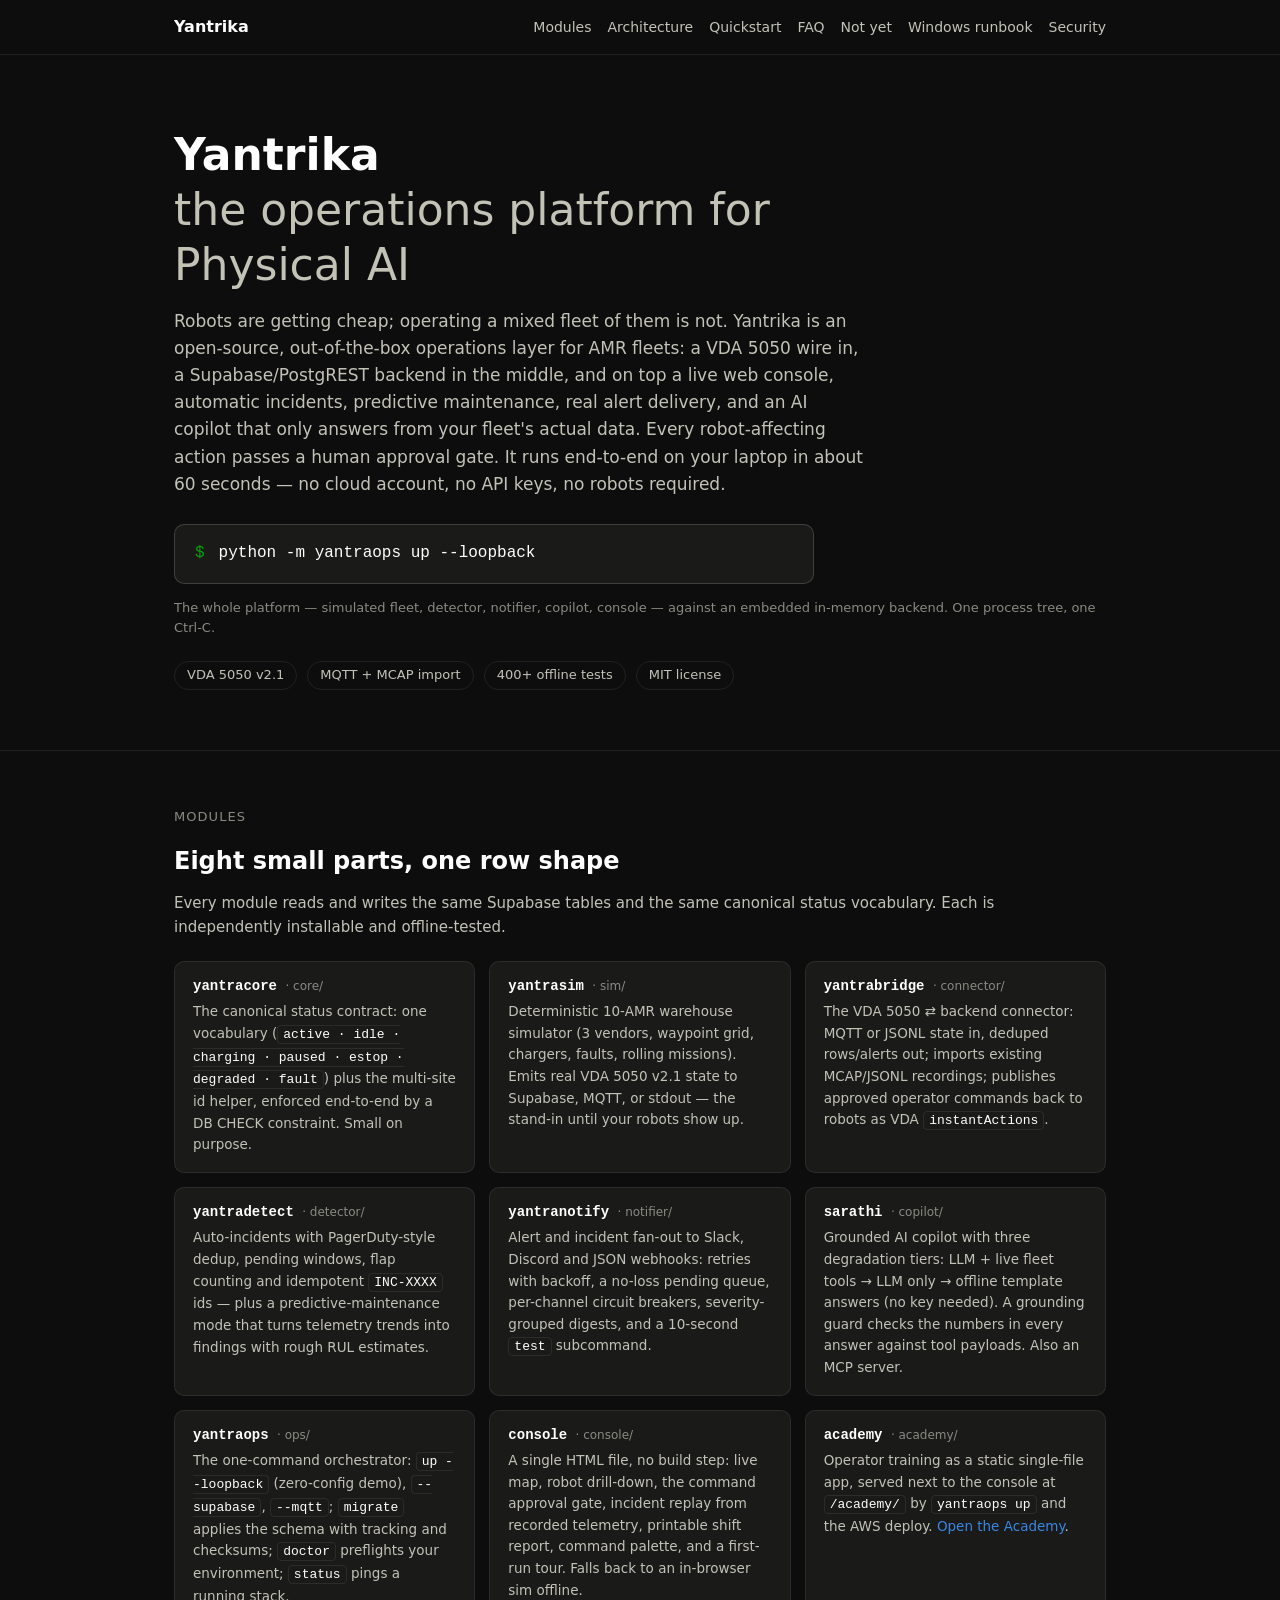
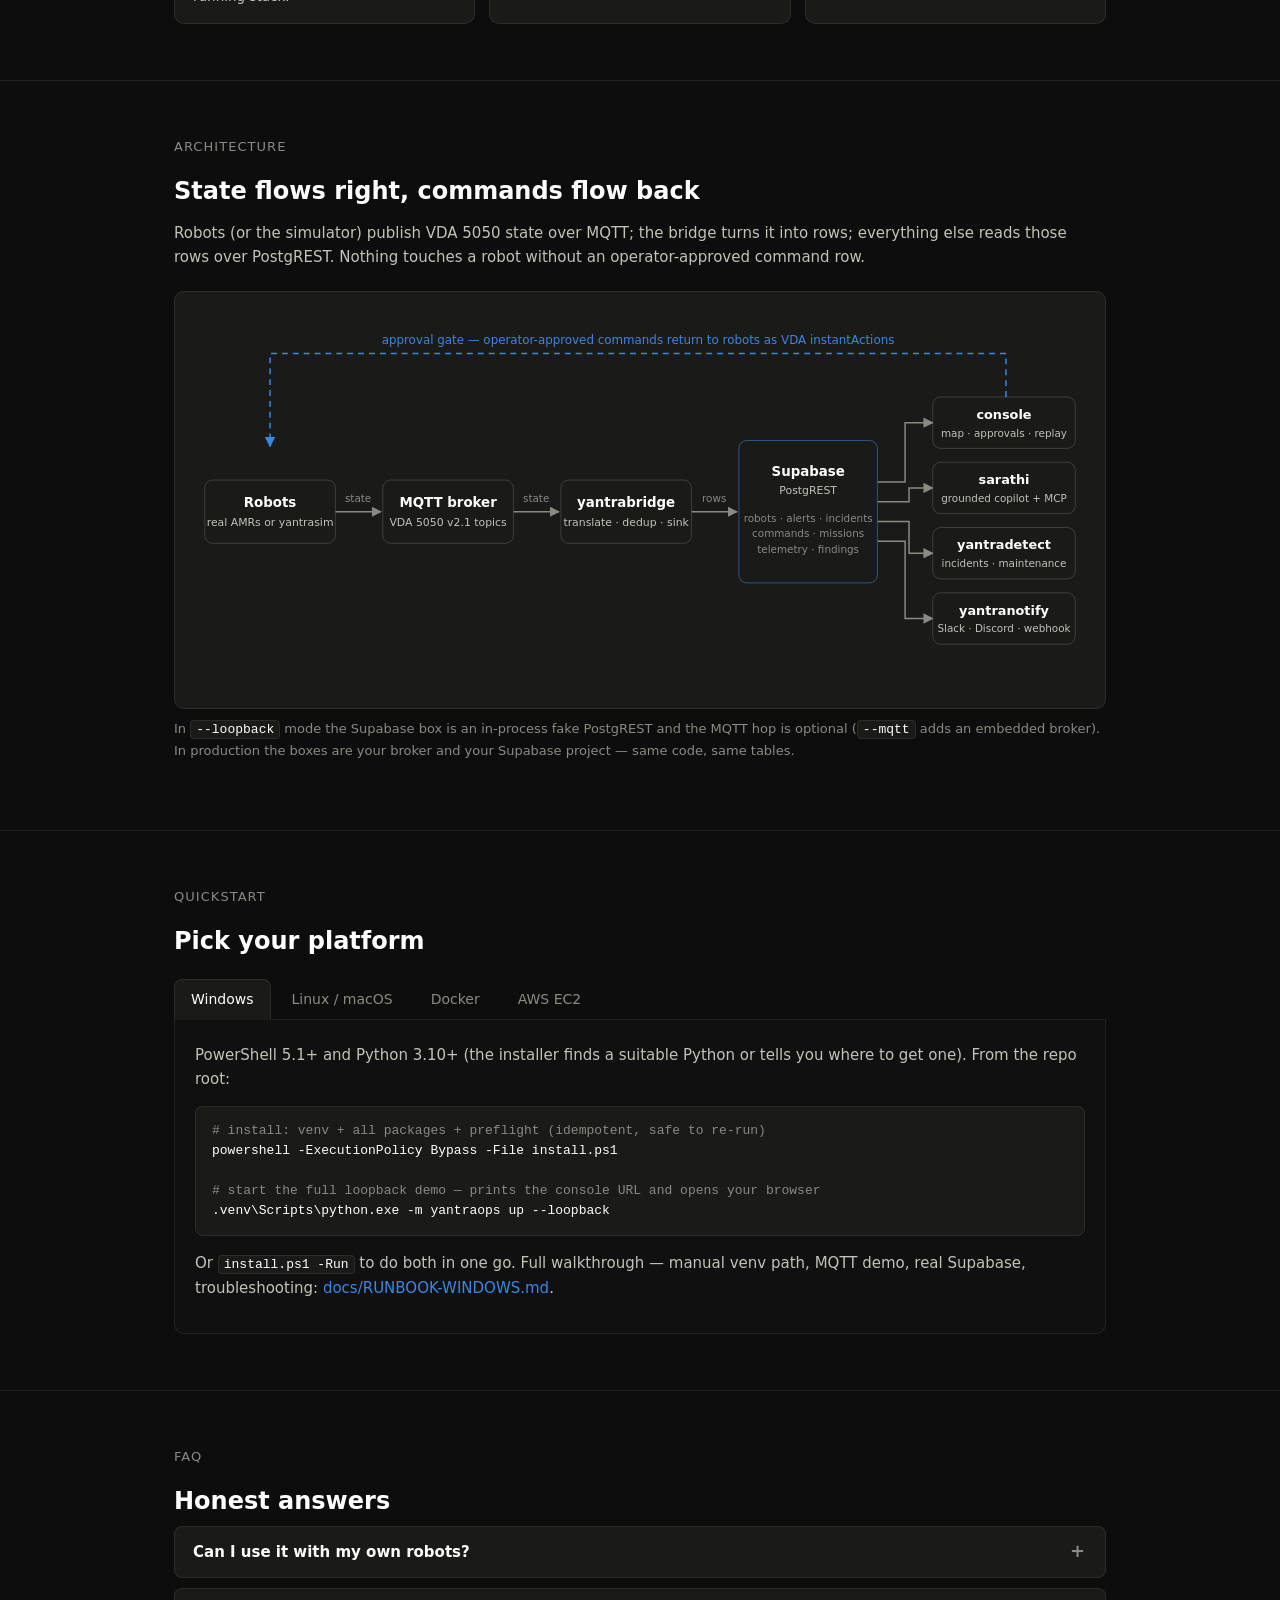
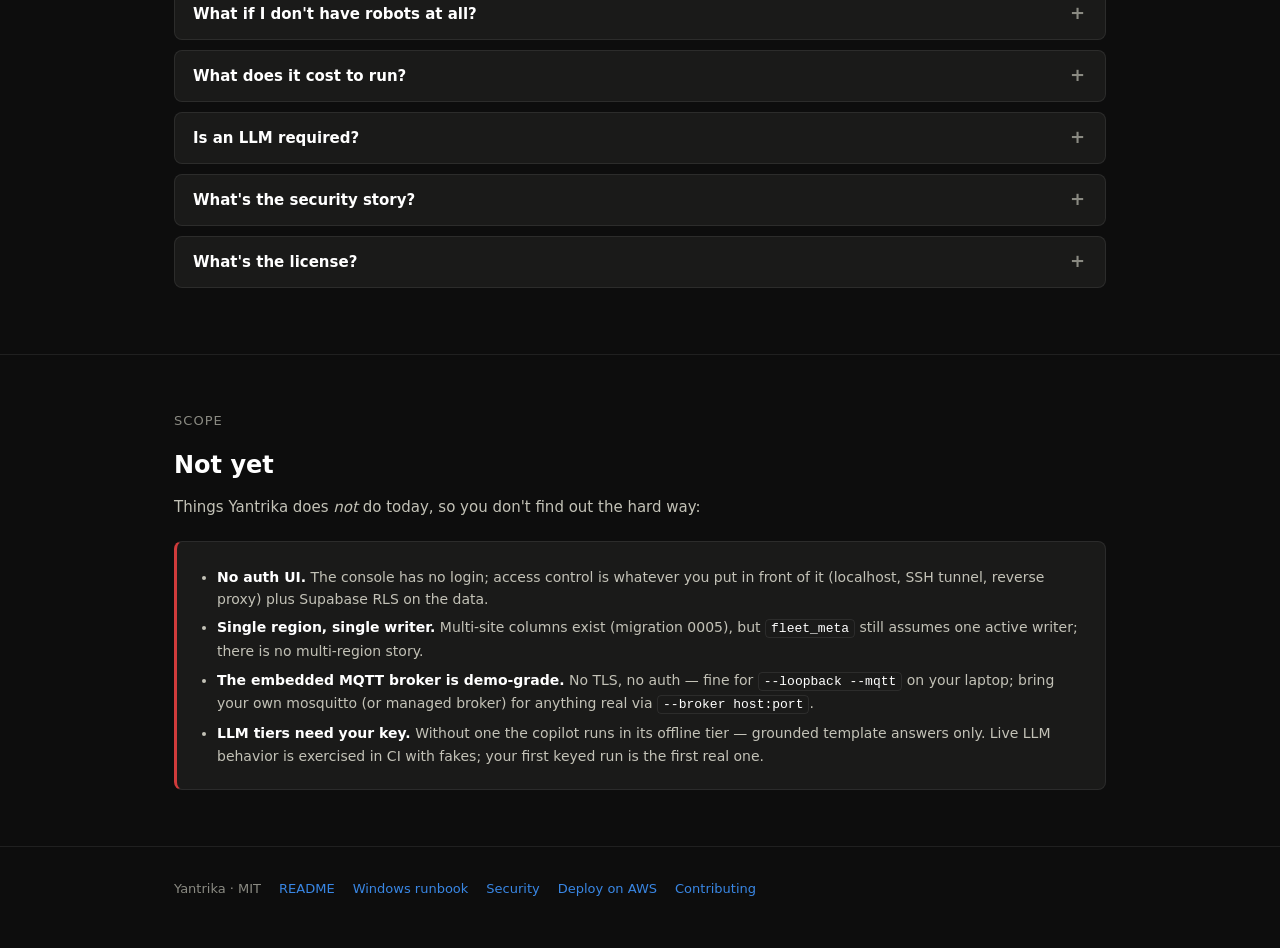
<file: docs/index.html>
<!doctype html>
<html lang="en">
<head>
<meta charset="utf-8">
<meta name="viewport" content="width=device-width, initial-scale=1">
<title>Yantrika — the operations platform for Physical AI</title>
<link rel="icon" href="/assets/brand/favicon.ico" sizes="any">
<link rel="icon" href="/assets/brand/icon-mark.svg" type="image/svg+xml">
<link rel="apple-touch-icon" href="/assets/brand/icon-180.png">
<meta name="description" content="Yantrika: an out-of-the-box fleet-operations platform for Physical AI. VDA 5050, Supabase, grounded AI copilot, one-command demo.">
<style>
  :root{
    --bg:#0d0d0d; --surface:#1a1a19; --border:rgba(255,255,255,.08);
    --border-strong:rgba(255,255,255,.16);
    --ink:#fff; --muted:#c3c2b7; --dim:#8a8a82;
    --accent:#3987e5; --good:#0ca30c; --crit:#d03b3b;
    --mono:ui-monospace,SFMono-Regular,Menlo,Consolas,"Liberation Mono",monospace;
  }
  *{box-sizing:border-box}
  html{color-scheme:dark}
  body{
    margin:0; background:var(--bg); color:var(--muted);
    font:15px/1.6 system-ui,-apple-system,"Segoe UI",Roboto,sans-serif;
    -webkit-font-smoothing:antialiased;
  }
  a{color:var(--accent); text-decoration:none}
  a:hover{text-decoration:underline}
  h1,h2,h3{color:var(--ink); line-height:1.25; font-weight:650}
  h2{font-size:24px; margin:0 0 6px}
  h3{font-size:16px; margin:0 0 4px}
  .wrap{max-width:980px; margin:0 auto; padding:0 24px}
  section{padding:56px 0; border-top:1px solid var(--border)}
  .kicker{font-size:13px; letter-spacing:.08em; text-transform:uppercase; color:var(--dim); margin:0 0 18px}
  code,pre{font-family:var(--mono); font-size:13px}
  code{background:var(--surface); border:1px solid var(--border); border-radius:4px; padding:1px 5px; color:var(--ink)}
  pre{
    background:var(--surface); border:1px solid var(--border); border-radius:8px;
    padding:14px 16px; overflow-x:auto; line-height:1.55; margin:12px 0;
  }
  pre code{background:none; border:none; padding:0}
  .cmt{color:var(--dim)}
  .out{color:var(--good)}

  /* header */
  header.site{padding:14px 0; border-bottom:1px solid var(--border)}
  header.site .wrap{display:flex; align-items:baseline; gap:18px; flex-wrap:wrap}
  .brand{color:var(--ink); font-weight:700; font-size:16px}
  .brand b{color:var(--accent); font-weight:700}
  nav.top{margin-left:auto; display:flex; gap:16px; flex-wrap:wrap; font-size:14px}
  nav.top a{color:var(--muted)}
  nav.top a:hover{color:var(--ink); text-decoration:none}

  /* hero */
  .hero{padding:72px 0 60px; border-top:none}
  .hero h1{font-size:clamp(28px,5vw,44px); margin:0 0 16px; max-width:22ch}
  .hero h1 .tag{color:var(--muted); font-weight:500}
  .hero p.pitch{font-size:17px; max-width:64ch; margin:0 0 26px}
  .runline{
    display:flex; align-items:center; gap:14px; flex-wrap:wrap;
    background:var(--surface); border:1px solid var(--border-strong); border-radius:10px;
    padding:16px 20px; margin:0 0 14px; max-width:640px;
  }
  .runline code{
    background:none; border:none; padding:0;
    font-size:16px; color:var(--ink); white-space:nowrap; overflow-x:auto;
  }
  .runline .dollar{color:var(--good); font-family:var(--mono); font-size:16px}
  .subline{font-size:13px; color:var(--dim)}
  .pillrow{display:flex; gap:10px; flex-wrap:wrap; margin-top:22px; font-size:13px}
  .pill{border:1px solid var(--border); border-radius:999px; padding:3px 12px; color:var(--muted)}

  /* feature grid */
  .grid{display:grid; grid-template-columns:repeat(auto-fill,minmax(280px,1fr)); gap:14px; margin-top:22px}
  .card{background:var(--surface); border:1px solid var(--border); border-radius:10px; padding:16px 18px}
  .card h3{font-family:var(--mono); font-size:14px; font-weight:600}
  .card h3 span{color:var(--dim); font-family:system-ui,sans-serif; font-weight:400; font-size:12px}
  .card p{margin:6px 0 0; font-size:13.5px; color:var(--muted)}

  /* diagram */
  .diagram{background:var(--surface); border:1px solid var(--border); border-radius:10px; padding:10px; overflow-x:auto; margin-top:22px}
  .diagram svg{display:block; min-width:760px; width:100%; height:auto}
  .diagram text{font-family:system-ui,-apple-system,"Segoe UI",Roboto,sans-serif}

  /* tabs (CSS only) */
  .tabs{margin-top:22px; position:relative}
  .tabs>input{position:absolute; opacity:0; pointer-events:none}
  .tabbar{display:flex; gap:4px; flex-wrap:wrap; border-bottom:1px solid var(--border)}
  .tabbar label{
    padding:8px 16px; font-size:14px; color:var(--dim); cursor:pointer;
    border:1px solid transparent; border-bottom:none; border-radius:8px 8px 0 0;
    position:relative; top:1px;
  }
  .tabbar label:hover{color:var(--ink)}
  .panel{display:none; border:1px solid var(--border); border-top:none; border-radius:0 0 10px 10px; padding:8px 20px 18px; background:rgba(255,255,255,.015)}
  #t-win:checked ~ .tabbar label[for=t-win],
  #t-lin:checked ~ .tabbar label[for=t-lin],
  #t-doc:checked ~ .tabbar label[for=t-doc],
  #t-aws:checked ~ .tabbar label[for=t-aws]{
    color:var(--ink); background:var(--surface);
    border-color:var(--border); border-bottom:1px solid var(--surface);
  }
  #t-win:checked ~ #p-win, #t-lin:checked ~ #p-lin,
  #t-doc:checked ~ #p-doc, #t-aws:checked ~ #p-aws{display:block}

  /* faq */
  details{border:1px solid var(--border); border-radius:8px; background:var(--surface); margin:10px 0; padding:0 18px}
  summary{cursor:pointer; padding:13px 0; color:var(--ink); font-weight:600; font-size:15px; list-style:none; position:relative; padding-right:28px}
  summary::-webkit-details-marker{display:none}
  summary::after{content:"+"; position:absolute; right:2px; top:10px; color:var(--dim); font-size:18px}
  details[open] summary::after{content:"–"}
  details div{padding:0 0 14px; font-size:14px}

  /* not yet */
  .notyet{border:1px solid var(--border); border-left:3px solid var(--crit); border-radius:8px; background:var(--surface); padding:16px 20px; margin-top:22px}
  .notyet ul{margin:8px 0 0; padding-left:20px}
  .notyet li{margin:6px 0; font-size:14px}
  .notyet li b{color:var(--ink); font-weight:600}

  footer{padding:32px 0 48px; border-top:1px solid var(--border); font-size:13px; color:var(--dim)}
  footer .wrap{display:flex; gap:18px; flex-wrap:wrap}
</style>
</head>
<body>

<header class="site">
  <div class="wrap">
    <span class="brand">Yantrika</span>
    <nav class="top">
      <a href="#features">Modules</a>
      <a href="#architecture">Architecture</a>
      <a href="#quickstart">Quickstart</a>
      <a href="#faq">FAQ</a>
      <a href="#notyet">Not yet</a>
      <a href="RUNBOOK-WINDOWS.md">Windows runbook</a>
      <a href="SECURITY.md">Security</a>
    </nav>
  </div>
</header>

<section class="hero">
  <div class="wrap">
    <h1>Yantrika<br><span class="tag">the operations platform for Physical AI</span></h1>
    <p class="pitch">
      Robots are getting cheap; operating a mixed fleet of them is not. Yantrika is an
      open-source, out-of-the-box operations layer for AMR fleets: a VDA&nbsp;5050 wire in,
      a Supabase/PostgREST backend in the middle, and on top a live web console, automatic
      incidents, predictive maintenance, real alert delivery, and an AI copilot that only
      answers from your fleet's actual data. Every robot-affecting action passes a human
      approval gate. It runs end-to-end on your laptop in about 60 seconds — no cloud
      account, no API keys, no robots required.
    </p>
    <div class="runline">
      <span class="dollar">$</span>
      <code>python -m yantraops up --loopback</code>
    </div>
    <p class="subline">
      The whole platform — simulated fleet, detector, notifier, copilot, console — against an
      embedded in-memory backend. One process tree, one Ctrl-C.
    </p>
    <div class="pillrow">
      <span class="pill">VDA 5050 v2.1</span>
      <span class="pill">MQTT + MCAP import</span>
      <span class="pill">400+ offline tests</span>
      <span class="pill">MIT license</span>
    </div>
  </div>
</section>

<section id="features">
  <div class="wrap">
    <p class="kicker">Modules</p>
    <h2>Eight small parts, one row shape</h2>
    <p>Every module reads and writes the same Supabase tables and the same canonical
       status vocabulary. Each is independently installable and offline-tested.</p>
    <div class="grid">
      <div class="card">
        <h3>yantracore <span>· core/</span></h3>
        <p>The canonical status contract: one vocabulary (<code>active · idle · charging ·
        paused · estop · degraded · fault</code>) plus the multi-site id helper, enforced
        end-to-end by a DB CHECK constraint. Small on purpose.</p>
      </div>
      <div class="card">
        <h3>yantrasim <span>· sim/</span></h3>
        <p>Deterministic 10-AMR warehouse simulator (3 vendors, waypoint grid, chargers,
        faults, rolling missions). Emits real VDA&nbsp;5050 v2.1 state to Supabase, MQTT,
        or stdout — the stand-in until your robots show up.</p>
      </div>
      <div class="card">
        <h3>yantrabridge <span>· connector/</span></h3>
        <p>The VDA&nbsp;5050 ⇄ backend connector: MQTT or JSONL state in, deduped
        rows/alerts out; imports existing MCAP/JSONL recordings; publishes approved
        operator commands back to robots as VDA <code>instantActions</code>.</p>
      </div>
      <div class="card">
        <h3>yantradetect <span>· detector/</span></h3>
        <p>Auto-incidents with PagerDuty-style dedup, pending windows, flap counting and
        idempotent <code>INC-XXXX</code> ids — plus a predictive-maintenance mode that
        turns telemetry trends into findings with rough RUL estimates.</p>
      </div>
      <div class="card">
        <h3>yantranotify <span>· notifier/</span></h3>
        <p>Alert and incident fan-out to Slack, Discord and JSON webhooks: retries with
        backoff, a no-loss pending queue, per-channel circuit breakers, severity-grouped
        digests, and a 10-second <code>test</code> subcommand.</p>
      </div>
      <div class="card">
        <h3>sarathi <span>· copilot/</span></h3>
        <p>Grounded AI copilot with three degradation tiers: LLM + live fleet tools →
        LLM only → offline template answers (no key needed). A grounding guard checks the
        numbers in every answer against tool payloads. Also an MCP server.</p>
      </div>
      <div class="card">
        <h3>yantraops <span>· ops/</span></h3>
        <p>The one-command orchestrator: <code>up --loopback</code> (zero-config demo),
        <code>--supabase</code>, <code>--mqtt</code>; <code>migrate</code> applies the
        schema with tracking and checksums; <code>doctor</code> preflights your
        environment; <code>status</code> pings a running stack.</p>
      </div>
      <div class="card">
        <h3>console <span>· console/</span></h3>
        <p>A single HTML file, no build step: live map, robot drill-down, the command
        approval gate, incident replay from recorded telemetry, printable shift report,
        command palette, and a first-run tour. Falls back to an in-browser sim offline.</p>
      </div>
      <div class="card">
        <h3>academy <span>· academy/</span></h3>
        <p>Operator training as a static single-file app, served next to the console at
        <code>/academy/</code> by <code>yantraops up</code> and the AWS deploy.
        <a href="../academy/index.html">Open the Academy</a>.</p>
      </div>
    </div>
  </div>
</section>

<section id="architecture">
  <div class="wrap">
    <p class="kicker">Architecture</p>
    <h2>State flows right, commands flow back</h2>
    <p>Robots (or the simulator) publish VDA&nbsp;5050 state over MQTT; the bridge turns it
       into rows; everything else reads those rows over PostgREST. Nothing touches a robot
       without an operator-approved command row.</p>
    <div class="diagram">
      <svg viewBox="0 0 920 400" role="img" aria-label="Architecture: robots publish VDA 5050 state over MQTT to yantrabridge, which writes to Supabase/PostgREST; console, sarathi, yantradetect and yantranotify read from Supabase; operator-approved commands loop back to robots as instantActions.">
        <defs>
          <marker id="ah" viewBox="0 0 10 10" refX="9" refY="5" markerWidth="7" markerHeight="7" orient="auto-start-reverse">
            <path d="M0,0 L10,5 L0,10 z" fill="#8a8a82"/>
          </marker>
          <marker id="ahb" viewBox="0 0 10 10" refX="9" refY="5" markerWidth="7" markerHeight="7" orient="auto-start-reverse">
            <path d="M0,0 L10,5 L0,10 z" fill="#3987e5"/>
          </marker>
        </defs>

        <!-- approval-gate loop (console -> robots) -->
        <path d="M830,96 L830,52 L86,52 L86,146" fill="none" stroke="#3987e5"
              stroke-width="1.5" stroke-dasharray="6 5" marker-end="url(#ahb)"/>
        <text x="458" y="42" text-anchor="middle" font-size="12" fill="#3987e5">approval gate — operator-approved commands return to robots as VDA instantActions</text>

        <!-- main flow arrows -->
        <line x1="152" y1="212" x2="198" y2="212" stroke="#8a8a82" stroke-width="1.5" marker-end="url(#ah)"/>
        <line x1="332" y1="212" x2="378" y2="212" stroke="#8a8a82" stroke-width="1.5" marker-end="url(#ah)"/>
        <line x1="512" y1="212" x2="558" y2="212" stroke="#8a8a82" stroke-width="1.5" marker-end="url(#ah)"/>
        <text x="175" y="202" text-anchor="middle" font-size="10.5" fill="#8a8a82">state</text>
        <text x="355" y="202" text-anchor="middle" font-size="10.5" fill="#8a8a82">state</text>
        <text x="535" y="202" text-anchor="middle" font-size="10.5" fill="#8a8a82">rows</text>

        <!-- supabase -> readers fan-out -->
        <path d="M700,182 L728,182 L728,122 L756,122" fill="none" stroke="#8a8a82" stroke-width="1.5" marker-end="url(#ah)"/>
        <path d="M700,202 L732,202 L732,188 L756,188" fill="none" stroke="#8a8a82" stroke-width="1.5" marker-end="url(#ah)"/>
        <path d="M700,222 L732,222 L732,254 L756,254" fill="none" stroke="#8a8a82" stroke-width="1.5" marker-end="url(#ah)"/>
        <path d="M700,242 L728,242 L728,320 L756,320" fill="none" stroke="#8a8a82" stroke-width="1.5" marker-end="url(#ah)"/>

        <!-- robots -->
        <rect x="20" y="180" width="132" height="64" rx="8" fill="#1a1a19" stroke="rgba(255,255,255,.16)"/>
        <text x="86" y="207" text-anchor="middle" font-size="13.5" font-weight="600" fill="#fff">Robots</text>
        <text x="86" y="226" text-anchor="middle" font-size="11" fill="#c3c2b7">real AMRs or yantrasim</text>

        <!-- mqtt -->
        <rect x="200" y="180" width="132" height="64" rx="8" fill="#1a1a19" stroke="rgba(255,255,255,.16)"/>
        <text x="266" y="207" text-anchor="middle" font-size="13.5" font-weight="600" fill="#fff">MQTT broker</text>
        <text x="266" y="226" text-anchor="middle" font-size="11" fill="#c3c2b7">VDA 5050 v2.1 topics</text>

        <!-- bridge -->
        <rect x="380" y="180" width="132" height="64" rx="8" fill="#1a1a19" stroke="rgba(255,255,255,.16)"/>
        <text x="446" y="207" text-anchor="middle" font-size="13.5" font-weight="600" fill="#fff">yantrabridge</text>
        <text x="446" y="226" text-anchor="middle" font-size="11" fill="#c3c2b7">translate · dedup · sink</text>

        <!-- supabase -->
        <rect x="560" y="140" width="140" height="144" rx="8" fill="#1a1a19" stroke="rgba(57,135,229,.55)"/>
        <text x="630" y="176" text-anchor="middle" font-size="13.5" font-weight="600" fill="#fff">Supabase</text>
        <text x="630" y="194" text-anchor="middle" font-size="11" fill="#c3c2b7">PostgREST</text>
        <text x="630" y="222" text-anchor="middle" font-size="10.5" fill="#8a8a82">robots · alerts · incidents</text>
        <text x="630" y="238" text-anchor="middle" font-size="10.5" fill="#8a8a82">commands · missions</text>
        <text x="630" y="254" text-anchor="middle" font-size="10.5" fill="#8a8a82">telemetry · findings</text>

        <!-- readers -->
        <rect x="756" y="96" width="144" height="52" rx="8" fill="#1a1a19" stroke="rgba(255,255,255,.16)"/>
        <text x="828" y="118" text-anchor="middle" font-size="13" font-weight="600" fill="#fff">console</text>
        <text x="828" y="136" text-anchor="middle" font-size="10.5" fill="#c3c2b7">map · approvals · replay</text>

        <rect x="756" y="162" width="144" height="52" rx="8" fill="#1a1a19" stroke="rgba(255,255,255,.16)"/>
        <text x="828" y="184" text-anchor="middle" font-size="13" font-weight="600" fill="#fff">sarathi</text>
        <text x="828" y="202" text-anchor="middle" font-size="10.5" fill="#c3c2b7">grounded copilot + MCP</text>

        <rect x="756" y="228" width="144" height="52" rx="8" fill="#1a1a19" stroke="rgba(255,255,255,.16)"/>
        <text x="828" y="250" text-anchor="middle" font-size="13" font-weight="600" fill="#fff">yantradetect</text>
        <text x="828" y="268" text-anchor="middle" font-size="10.5" fill="#c3c2b7">incidents · maintenance</text>

        <rect x="756" y="294" width="144" height="52" rx="8" fill="#1a1a19" stroke="rgba(255,255,255,.16)"/>
        <text x="828" y="316" text-anchor="middle" font-size="13" font-weight="600" fill="#fff">yantranotify</text>
        <text x="828" y="334" text-anchor="middle" font-size="10.5" fill="#c3c2b7">Slack · Discord · webhook</text>
      </svg>
    </div>
    <p class="subline" style="margin-top:10px">
      In <code>--loopback</code> mode the Supabase box is an in-process fake PostgREST and the MQTT hop is
      optional (<code>--mqtt</code> adds an embedded broker). In production the boxes are your broker and your
      Supabase project — same code, same tables.
    </p>
  </div>
</section>

<section id="quickstart">
  <div class="wrap">
    <p class="kicker">Quickstart</p>
    <h2>Pick your platform</h2>
    <div class="tabs">
      <input type="radio" name="qs" id="t-win" checked>
      <input type="radio" name="qs" id="t-lin">
      <input type="radio" name="qs" id="t-doc">
      <input type="radio" name="qs" id="t-aws">
      <div class="tabbar">
        <label for="t-win">Windows</label>
        <label for="t-lin">Linux / macOS</label>
        <label for="t-doc">Docker</label>
        <label for="t-aws">AWS EC2</label>
      </div>
      <div class="panel" id="p-win">
        <p>PowerShell 5.1+ and Python 3.10+ (the installer finds a suitable Python or tells
           you where to get one). From the repo root:</p>
<pre><code><span class="cmt"># install: venv + all packages + preflight (idempotent, safe to re-run)</span>
powershell -ExecutionPolicy Bypass -File install.ps1

<span class="cmt"># start the full loopback demo — prints the console URL and opens your browser</span>
.venv\Scripts\python.exe -m yantraops up --loopback</code></pre>
        <p>Or <code>install.ps1 -Run</code> to do both in one go. Full walkthrough — manual
           venv path, MQTT demo, real Supabase, troubleshooting:
           <a href="RUNBOOK-WINDOWS.md">docs/RUNBOOK-WINDOWS.md</a>.</p>
      </div>
      <div class="panel" id="p-lin">
        <p>Python 3.10+. From the repo root:</p>
<pre><code><span class="cmt"># install + start in one command</span>
./install.sh --run

<span class="cmt"># or by hand, in a venv of your choosing</span>
pip install -e core -e sim -e connector -e detector -e notifier -e ops
pip install -r copilot/requirements.txt
python -m yantraops up --loopback</code></pre>
        <p>Open the console URL from the <code>READY</code> banner. <code>python -m yantraops
           doctor</code> preflights the environment; <code>status</code> health-checks a
           running stack.</p>
      </div>
      <div class="panel" id="p-doc">
        <p>Host networking is the supported path (the stack binds 127.0.0.1 on ephemeral
           ports, so <code>-p</code> publishing cannot reach it):</p>
<pre><code>docker build -f docker/Dockerfile -t yantrafleet .
docker run --rm --init --network host yantrafleet   <span class="cmt"># Linux</span>

<span class="cmt"># or</span>
docker compose -f docker/docker-compose.yml up --build</code></pre>
        <p>Open the console URL from the <code>READY</code> line. Docker Desktop
           (macOS/Windows) needs its host-networking option; details and headless/CI usage
           in <a href="../docker/README.md">docker/README.md</a>.</p>
      </div>
      <div class="panel" id="p-aws">
        <p>A single small EC2 instance runs the whole demo stack; a step-by-step guide
           (instance size, security group, install, keeping it running) lives in
           <a href="../deploy/aws/README.md">deploy/aws/README.md</a>. The short version:</p>
<pre><code><span class="cmt"># on a fresh Ubuntu instance</span>
sudo apt-get update &amp;&amp; sudo apt-get install -y python3-venv git
git clone &lt;this repo&gt; &amp;&amp; cd yantrafleet
./install.sh
.venv/bin/python -m yantraops up --loopback --no-open</code></pre>
        <p>The stack binds 127.0.0.1 by design — reach the console over an SSH tunnel rather
           than opening ports to the internet (see the deploy guide and
           <a href="SECURITY.md">SECURITY.md</a>).</p>
      </div>
    </div>
  </div>
</section>

<section id="faq">
  <div class="wrap">
    <p class="kicker">FAQ</p>
    <h2>Honest answers</h2>

    <details>
      <summary>Can I use it with my own robots?</summary>
      <div>
        If they speak VDA&nbsp;5050 over MQTT — yes, today: point the stack at your broker with
        <code>python -m yantraops up --supabase --mqtt --broker host:1883 --no-sim</code> and
        yantrabridge ingests their state; approved operator commands go back as VDA
        <code>instantActions</code>. Robots that don't speak VDA&nbsp;5050 need an adapter on
        your side, but you can already import their recordings (MCAP or JSONL, with a topic
        map) via <code>python -m yantrabridge import</code> to use the replay, incident and
        analytics side of the platform.
      </div>
    </details>

    <details>
      <summary>What if I don't have robots at all?</summary>
      <div>
        That's the default. <code>python -m yantraops up --loopback</code> runs a deterministic
        10-robot warehouse simulation with real VDA&nbsp;5050 messages, faults, missions,
        incidents and maintenance findings — the full platform, entirely on your machine, no
        accounts and no keys. Add <code>--mqtt</code> to run the same demo over a real MQTT wire.
      </div>
    </details>

    <details>
      <summary>What does it cost to run?</summary>
      <div>
        The software is free (MIT). The loopback demo costs nothing and touches no cloud. A real
        deployment needs a Supabase project (the free tier is enough to evaluate), optionally an
        LLM API key for the copilot's higher tiers (billed by your provider; not required), and
        whatever your broker/VM costs — the AWS guide fits on one small EC2 instance.
      </div>
    </details>

    <details>
      <summary>Is an LLM required?</summary>
      <div>
        No. Sarathi degrades through three tiers: with a key (<code>GEMINI_API_KEY</code> or
        <code>OPENAI_API_KEY</code>) it answers with an LLM grounded in live fleet tools, and a
        grounding guard verifies the numbers in every answer against the tool payloads; without
        a key it serves offline template answers computed directly from your data — still
        cited, just less conversational. Everything else on the platform is LLM-free.
      </div>
    </details>

    <details>
      <summary>What's the security story?</summary>
      <div>
        The demo stack binds 127.0.0.1 only. Components talk to Supabase with the anon key, so
        row-level security and your key handling matter in real deployments; there is no
        built-in login UI yet, so anything exposed beyond localhost belongs behind your own
        reverse proxy or tunnel. Robot-affecting actions always pass the human approval gate
        (the <code>commands</code> table, with a full audit trail). Details and hardening
        checklist: <a href="SECURITY.md">docs/SECURITY.md</a>.
      </div>
    </details>

    <details>
      <summary>What's the license?</summary>
      <div>
        MIT — see <a href="../LICENSE">LICENSE</a>. Use it commercially, fork it, embed it;
        contributions are welcome under <a href="../CONTRIBUTING.md">CONTRIBUTING.md</a>.
      </div>
    </details>
  </div>
</section>

<section id="notyet">
  <div class="wrap">
    <p class="kicker">Scope</p>
    <h2>Not yet</h2>
    <p>Things Yantrika does <em>not</em> do today, so you don't find out the hard way:</p>
    <div class="notyet">
      <ul>
        <li><b>No auth UI.</b> The console has no login; access control is whatever you put in
            front of it (localhost, SSH tunnel, reverse proxy) plus Supabase RLS on the data.</li>
        <li><b>Single region, single writer.</b> Multi-site columns exist (migration 0005), but
            <code>fleet_meta</code> still assumes one active writer; there is no multi-region story.</li>
        <li><b>The embedded MQTT broker is demo-grade.</b> No TLS, no auth — fine for
            <code>--loopback --mqtt</code> on your laptop; bring your own mosquitto (or managed
            broker) for anything real via <code>--broker host:port</code>.</li>
        <li><b>LLM tiers need your key.</b> Without one the copilot runs in its offline tier —
            grounded template answers only. Live LLM behavior is exercised in CI with fakes;
            your first keyed run is the first real one.</li>
      </ul>
    </div>
  </div>
</section>

<footer>
  <div class="wrap">
    <span>Yantrika · MIT</span>
    <a href="../README.md">README</a>
    <a href="RUNBOOK-WINDOWS.md">Windows runbook</a>
    <a href="SECURITY.md">Security</a>
    <a href="../deploy/aws/README.md">Deploy on AWS</a>
    <a href="../CONTRIBUTING.md">Contributing</a>
  </div>
</footer>

</body>
</html>
</file>
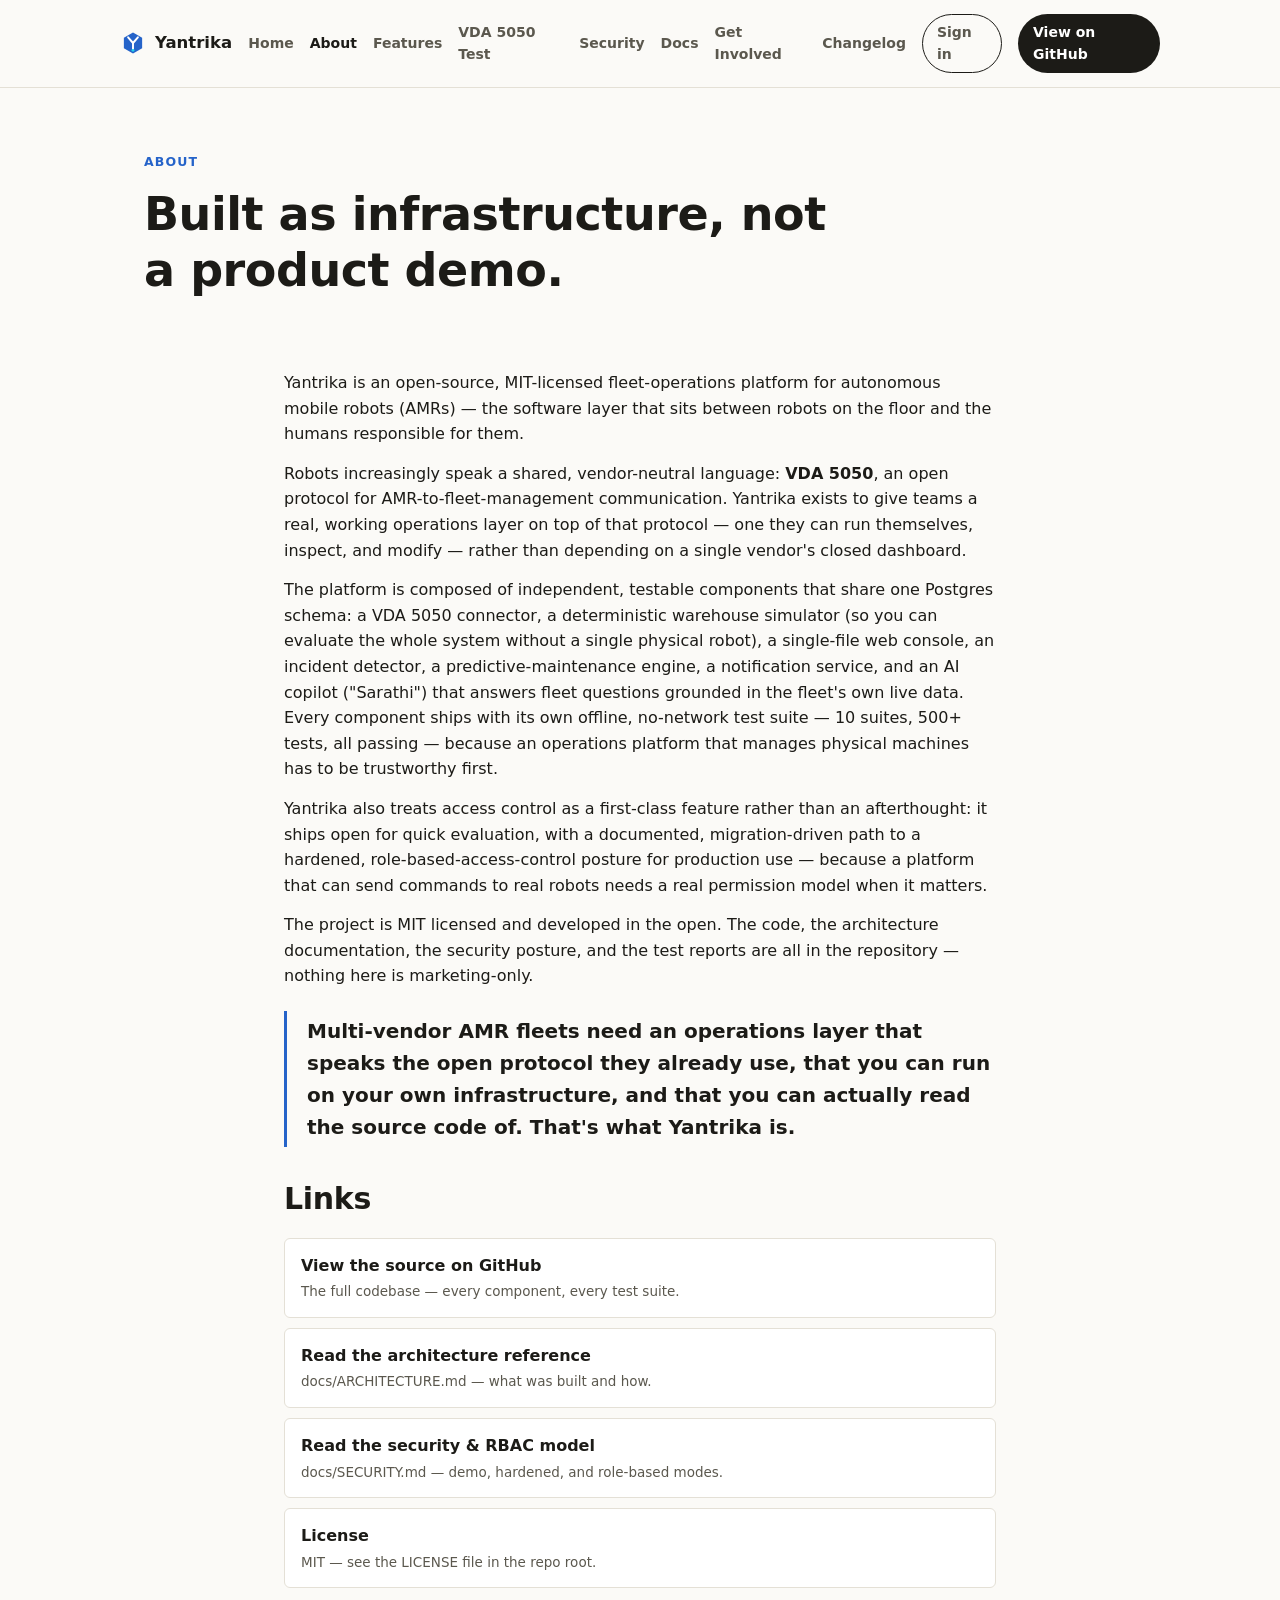
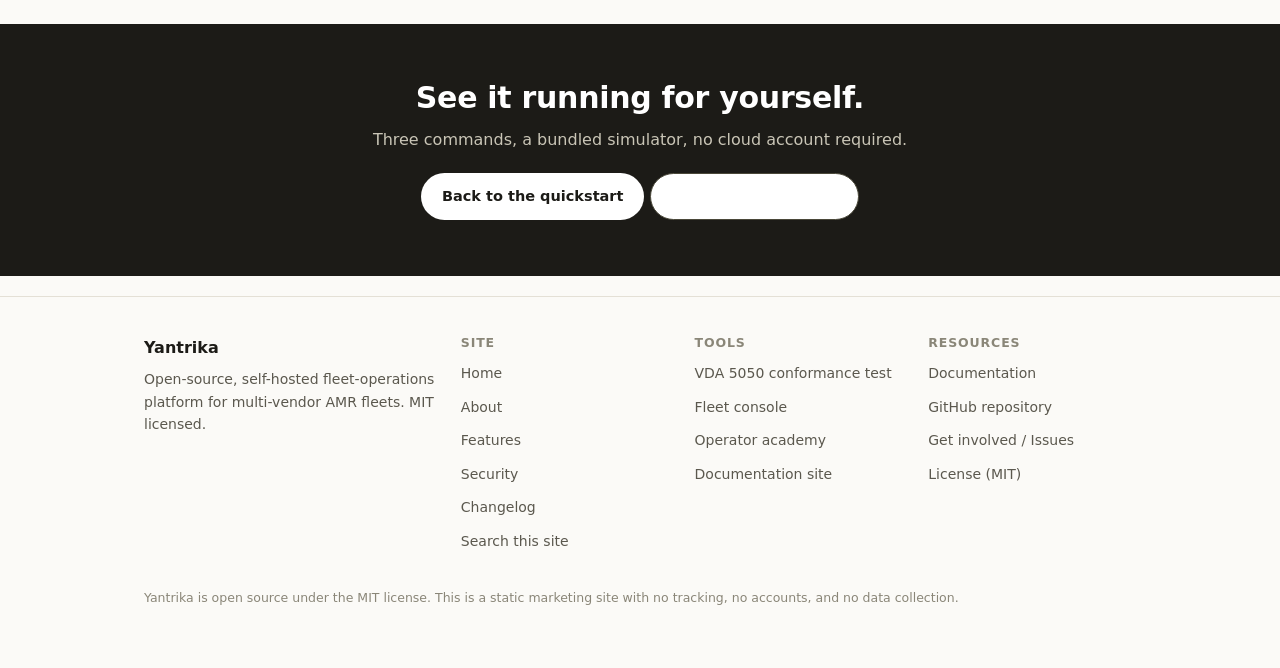
<file: marketing/about.html>
<!doctype html>
<!-- ================================================================
  Yantrika MARKETING SITE — About
  See index.html for the placeholder-replacement notes (domain +
  GitHub URL) and sourcing notes; the same apply on every page here.
  ================================================================ -->
<html lang="en">
<head>
<meta charset="UTF-8">
<meta name="viewport" content="width=device-width, initial-scale=1.0">
<title>About Yantrika — Open-Source Robot Fleet Operations</title>
<link rel="icon" href="/assets/brand/favicon.ico" sizes="any">
<link rel="icon" href="/assets/brand/icon-mark.svg" type="image/svg+xml">
<link rel="apple-touch-icon" href="/assets/brand/icon-180.png">
<meta name="description" content="Why Yantrika exists: MIT-licensed, VDA 5050-based fleet software teams can run and inspect themselves instead of renting a closed vendor dashboard.">
<link rel="canonical" href="https://yantrika.ai/about.html">
<meta name="theme-color" content="#2563c9">
<meta property="og:site_name" content="Yantrika">
<meta property="og:title" content="About Yantrika — Open-Source Robot Fleet Operations">
<meta property="og:description" content="Why Yantrika exists: an MIT-licensed, VDA 5050-based fleet-operations platform built so teams can run and inspect their own AMR fleet software instead of depending on a closed vendor dashboard.">
<meta property="og:type" content="website">
<meta property="og:url" content="https://yantrika.ai/about.html">
<meta property="og:image" content="https://yantrika.ai/assets/og-yantrafleet.png">
<meta property="og:image:width" content="1200">
<meta property="og:image:height" content="630">
<meta property="og:image:alt" content="Yantrika - open-source AMR fleet operations, VDA 5050 v2.1, MIT licensed.">
<meta name="twitter:card" content="summary_large_image">
<meta name="twitter:title" content="About Yantrika — Open-Source Robot Fleet Operations">
<meta name="twitter:description" content="Why Yantrika exists: MIT-licensed, VDA 5050-based fleet software teams can run and inspect themselves instead of renting a closed vendor dashboard.">
<meta name="twitter:image" content="https://yantrika.ai/assets/og-yantrafleet.png">
<link rel="stylesheet" href="assets/styles.css">
<script type="application/ld+json">
{
  "@context": "https://schema.org",
  "@type": "AboutPage",
  "name": "About Yantrika",
  "url": "https://yantrika.ai/about.html",
  "mainEntity": {
    "@type": "SoftwareApplication",
    "name": "Yantrika",
    "applicationCategory": "BusinessApplication",
    "softwareVersion": "0.12.1",
    "license": "https://opensource.org/licenses/MIT",
    "codeRepository": "https://github.com/punith-naga/yantrafleet"
  }
}
</script>
<script type="application/ld+json">
{
  "@context": "https://schema.org",
  "@type": "BreadcrumbList",
  "itemListElement": [
    { "@type": "ListItem", "position": 1, "name": "Yantrika", "item": "https://yantrika.ai/index.html" },
    { "@type": "ListItem", "position": 2, "name": "About", "item": "https://yantrika.ai/about.html" }
  ]
}
</script>
</head>
<body>
<a class="skiplink" href="#main">Skip to content</a>

<header class="site">
  <div class="wrap bar">
    <a class="brand" href="index.html"><img class="mark" src="assets/brand/icon-mark.svg" alt="" width="26" height="26"> Yantrika</a>
    <button class="navtoggle" aria-expanded="false" aria-label="Toggle navigation">☰</button>
    <nav class="top">
      <a href="index.html">Home</a>
      <a class="on" href="about.html">About</a>
      <a href="features.html">Features</a>
      <a href="vda-5050-conformance-test.html">VDA 5050 Test</a>
      <a href="security.html">Security</a>
      <a href="docs.html">Docs</a>
      <a href="get-involved.html">Get Involved</a>
      <a href="changelog.html">Changelog</a>
      <a class="signin" href="/console/">Sign in</a>
      <a class="cta" href="https://github.com/punith-naga/yantrafleet">View on GitHub</a>
    </nav>
  </div>
</header>

<main id="main">

  <section class="hero" style="padding-bottom:20px">
    <div class="wrap">
      <p class="kicker">About</p>
      <h1 style="max-width:22ch">Built as infrastructure, not a product demo.</h1>
    </div>
  </section>

  <section class="tight">
    <div class="wrap" style="max-width:760px">
      <p>Yantrika is an open-source, MIT-licensed fleet-operations platform for autonomous mobile robots (AMRs) — the software layer that sits between robots on the floor and the humans responsible for them.</p>

      <p>Robots increasingly speak a shared, vendor-neutral language: <strong>VDA 5050</strong>, an open protocol for AMR-to-fleet-management communication. Yantrika exists to give teams a real, working operations layer on top of that protocol — one they can run themselves, inspect, and modify — rather than depending on a single vendor's closed dashboard.</p>

      <p>The platform is composed of independent, testable components that share one Postgres schema: a VDA 5050 connector, a deterministic warehouse simulator (so you can evaluate the whole system without a single physical robot), a single-file web console, an incident detector, a predictive-maintenance engine, a notification service, and an AI copilot ("Sarathi") that answers fleet questions grounded in the fleet's own live data. Every component ships with its own offline, no-network test suite — 10 suites, 500+ tests, all passing — because an operations platform that manages physical machines has to be trustworthy first.</p>

      <p>Yantrika also treats access control as a first-class feature rather than an afterthought: it ships open for quick evaluation, with a documented, migration-driven path to a hardened, role-based-access-control posture for production use — because a platform that can send commands to real robots needs a real permission model when it matters.</p>

      <p>The project is MIT licensed and developed in the open. The code, the architecture documentation, the security posture, and the test reports are all in the repository — nothing here is marketing-only.</p>

      <p class="pullquote">Multi-vendor AMR fleets need an operations layer that speaks the open protocol they already use, that you can run on your own infrastructure, and that you can actually read the source code of. That's what Yantrika is.</p>

      <h2 style="margin-top:34px">Links</h2>
      <ul class="linklist" style="max-width:none">
        <li><a class="reslink" href="https://github.com/punith-naga/yantrafleet">View the source on GitHub<span class="desc">The full codebase — every component, every test suite.</span></a></li>
        <li><a class="reslink" href="/docs/ARCHITECTURE.md">Read the architecture reference<span class="desc">docs/ARCHITECTURE.md — what was built and how.</span></a></li>
        <li><a class="reslink" href="/docs/SECURITY.md">Read the security &amp; RBAC model<span class="desc">docs/SECURITY.md — demo, hardened, and role-based modes.</span></a></li>
        <li><a class="reslink" href="https://github.com/punith-naga/yantrafleet/blob/main/LICENSE">License<span class="desc">MIT — see the LICENSE file in the repo root.</span></a></li>
      </ul>
    </div>
  </section>

  <section class="band">
    <div class="wrap" style="text-align:center">
      <h2>See it running for yourself.</h2>
      <p class="muted">Three commands, a bundled simulator, no cloud account required.</p>
      <div class="actions" style="justify-content:center;margin-top:20px">
        <a class="btn primary" href="index.html#main">Back to the quickstart</a>
        <a class="btn secondary" href="features.html">Explore the features</a>
      </div>
    </div>
  </section>

</main>

<footer class="site">
  <div class="wrap">
    <div class="cols">
      <div>
        <div class="fbrand">Yantrika</div>
        <p style="color:var(--muted);font-size:14px;max-width:38ch">Open-source, self-hosted fleet-operations platform for multi-vendor AMR fleets. MIT licensed.</p>
      </div>
      <div>
        <h4>Site</h4>
        <ul>
          <li><a href="index.html">Home</a></li>
          <li><a href="about.html">About</a></li>
          <li><a href="features.html">Features</a></li>
          <li><a href="security.html">Security</a></li>
          <li><a href="changelog.html">Changelog</a></li>
          <li><a href="search.html">Search this site</a></li>
        </ul>
      </div>
      <div>
        <h4>Tools</h4>
        <ul>
          <li><a href="vda-5050-conformance-test.html">VDA 5050 conformance test</a></li>
          <li><a href="/console/">Fleet console</a></li>
          <li><a href="/academy/">Operator academy</a></li>
          <li><a href="/docs/">Documentation site</a></li>
        </ul>
      </div>
      <div>
        <h4>Resources</h4>
        <ul>
          <li><a href="docs.html">Documentation</a></li>
          <li><a href="https://github.com/punith-naga/yantrafleet">GitHub repository</a></li>
          <li><a href="get-involved.html">Get involved / Issues</a></li>
          <li><a href="https://github.com/punith-naga/yantrafleet/blob/main/LICENSE">License (MIT)</a></li>
        </ul>
      </div>
    </div>
    <p class="fine">Yantrika is open source under the MIT license. This is a static marketing site with no tracking, no accounts, and no data collection.</p>
  </div>
</footer>

<script src="assets/main.js"></script>
</body>
</html>
</file>
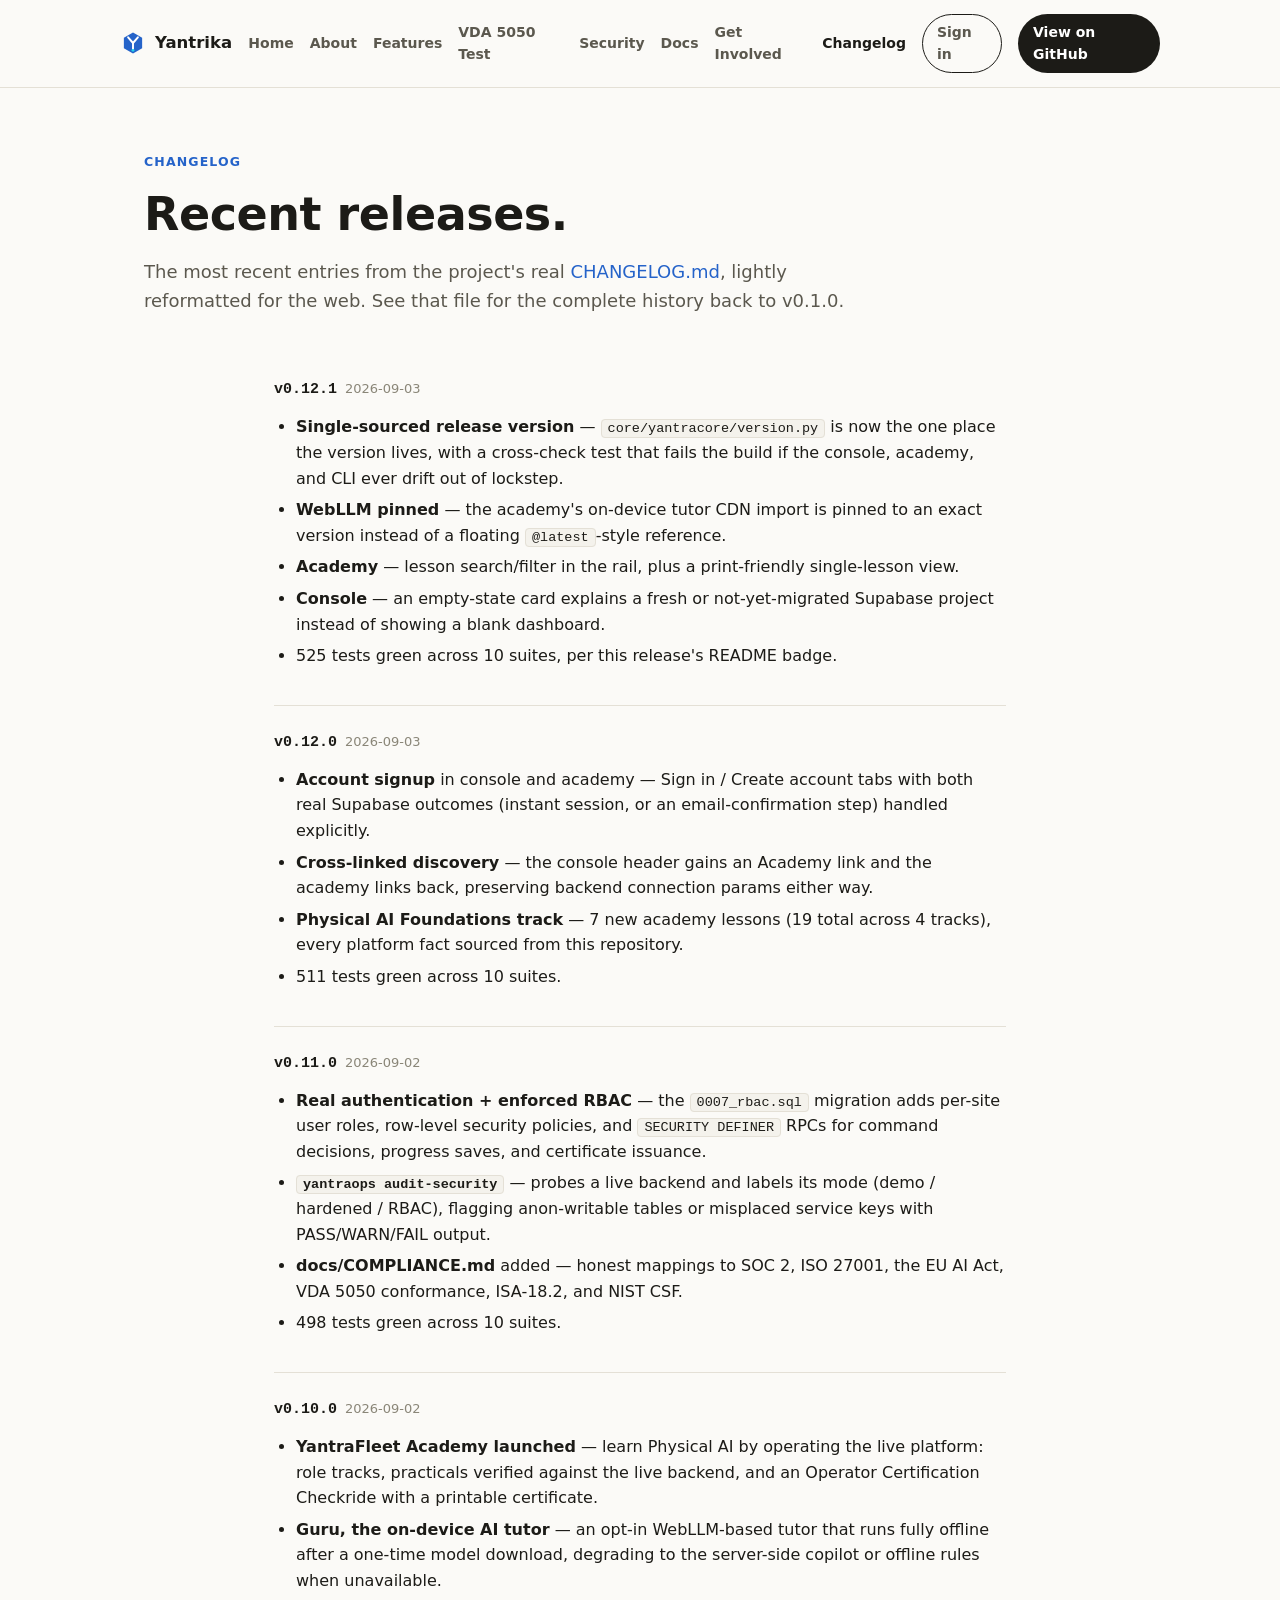
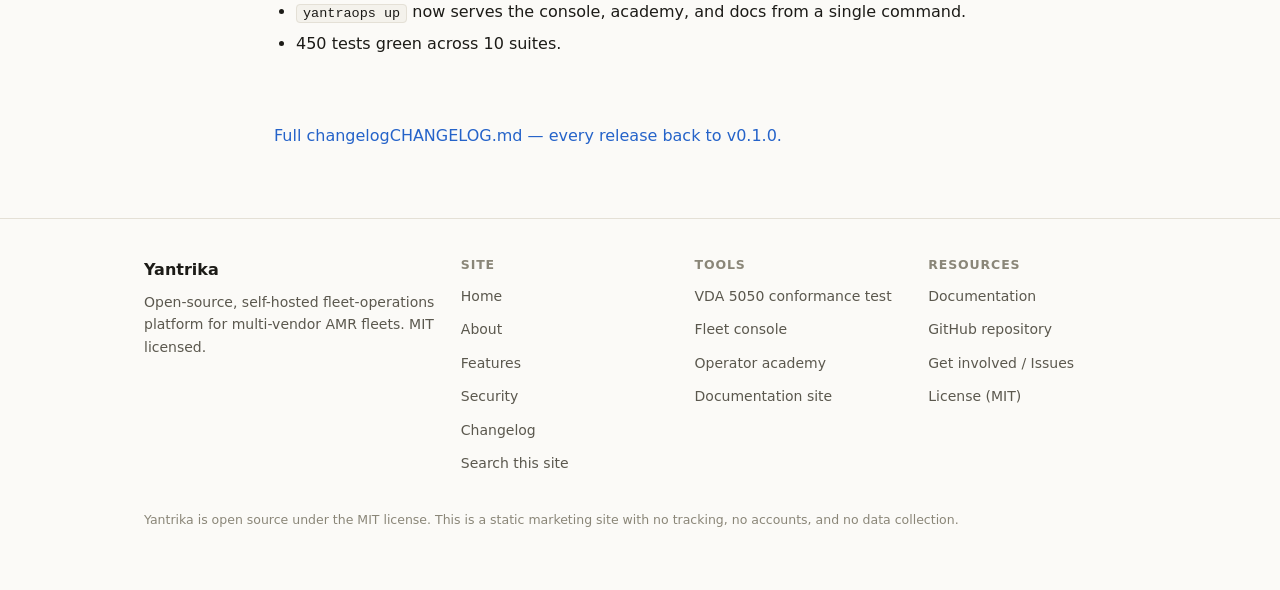
<file: marketing/changelog.html>
<!doctype html>
<!-- ================================================================
  Yantrika MARKETING SITE — Changelog
  Lightly reformatted excerpt of the real CHANGELOG.md (most recent
  entries) — no fabricated history. Full history links to the source
  file per the content brief.
  ================================================================ -->
<html lang="en">
<head>
<meta charset="UTF-8">
<meta name="viewport" content="width=device-width, initial-scale=1.0">
<title>Yantrika Changelog — Release Notes</title>
<link rel="icon" href="/assets/brand/favicon.ico" sizes="any">
<link rel="icon" href="/assets/brand/icon-mark.svg" type="image/svg+xml">
<link rel="apple-touch-icon" href="/assets/brand/icon-180.png">
<meta name="description" content="Recent release notes for Yantrika, the open-source AMR fleet-operations platform — real version history, sourced from CHANGELOG.md.">
<link rel="canonical" href="https://yantrika.ai/changelog.html">
<meta name="theme-color" content="#2563c9">
<meta property="og:site_name" content="Yantrika">
<meta property="og:title" content="Yantrika Changelog — Release Notes">
<meta property="og:description" content="Recent release notes for Yantrika, the open-source AMR fleet-operations platform — real version history, sourced from CHANGELOG.md.">
<meta property="og:type" content="website">
<meta property="og:url" content="https://yantrika.ai/changelog.html">
<meta property="og:image" content="https://yantrika.ai/assets/og-yantrafleet.png">
<meta property="og:image:width" content="1200">
<meta property="og:image:height" content="630">
<meta property="og:image:alt" content="Yantrika - open-source AMR fleet operations, VDA 5050 v2.1, MIT licensed.">
<meta name="twitter:card" content="summary_large_image">
<meta name="twitter:title" content="Yantrika Changelog — Release Notes">
<meta name="twitter:description" content="Recent release notes for Yantrika, the open-source AMR fleet-operations platform — real version history, sourced from CHANGELOG.md.">
<meta name="twitter:image" content="https://yantrika.ai/assets/og-yantrafleet.png">
<link rel="stylesheet" href="assets/styles.css">
<script type="application/ld+json">
{
  "@context": "https://schema.org",
  "@type": "BreadcrumbList",
  "itemListElement": [
    { "@type": "ListItem", "position": 1, "name": "Yantrika", "item": "https://yantrika.ai/index.html" },
    { "@type": "ListItem", "position": 2, "name": "Changelog", "item": "https://yantrika.ai/changelog.html" }
  ]
}
</script>
</head>
<body>
<a class="skiplink" href="#main">Skip to content</a>

<header class="site">
  <div class="wrap bar">
    <a class="brand" href="index.html"><img class="mark" src="assets/brand/icon-mark.svg" alt="" width="26" height="26"> Yantrika</a>
    <button class="navtoggle" aria-expanded="false" aria-label="Toggle navigation">☰</button>
    <nav class="top">
      <a href="index.html">Home</a>
      <a href="about.html">About</a>
      <a href="features.html">Features</a>
      <a href="vda-5050-conformance-test.html">VDA 5050 Test</a>
      <a href="security.html">Security</a>
      <a href="docs.html">Docs</a>
      <a href="get-involved.html">Get Involved</a>
      <a class="on" href="changelog.html">Changelog</a>
      <a class="signin" href="/console/">Sign in</a>
      <a class="cta" href="https://github.com/punith-naga/yantrafleet">View on GitHub</a>
    </nav>
  </div>
</header>

<main id="main">

  <section class="hero" style="padding-bottom:10px">
    <div class="wrap">
      <p class="kicker">Changelog</p>
      <h1 style="max-width:22ch">Recent releases.</h1>
      <p class="lede">The most recent entries from the project's real <a href="https://github.com/punith-naga/yantrafleet/blob/main/CHANGELOG.md">CHANGELOG.md</a>, lightly reformatted for the web. See that file for the complete history back to v0.1.0.</p>
    </div>
  </section>

  <section class="tight">
    <div class="wrap" style="max-width:780px">

      <div class="entry">
        <span class="ver">v0.12.1</span><span class="date">2026-09-03</span>
        <ul style="margin-top:12px">
          <li><strong>Single-sourced release version</strong> — <code>core/yantracore/version.py</code> is now the one place the version lives, with a cross-check test that fails the build if the console, academy, and CLI ever drift out of lockstep.</li>
          <li><strong>WebLLM pinned</strong> — the academy's on-device tutor CDN import is pinned to an exact version instead of a floating <code>@latest</code>-style reference.</li>
          <li><strong>Academy</strong> — lesson search/filter in the rail, plus a print-friendly single-lesson view.</li>
          <li><strong>Console</strong> — an empty-state card explains a fresh or not-yet-migrated Supabase project instead of showing a blank dashboard.</li>
          <li>525 tests green across 10 suites, per this release's README badge.</li>
        </ul>
      </div>

      <div class="entry">
        <span class="ver">v0.12.0</span><span class="date">2026-09-03</span>
        <ul style="margin-top:12px">
          <li><strong>Account signup</strong> in console and academy — Sign in / Create account tabs with both real Supabase outcomes (instant session, or an email-confirmation step) handled explicitly.</li>
          <li><strong>Cross-linked discovery</strong> — the console header gains an Academy link and the academy links back, preserving backend connection params either way.</li>
          <li><strong>Physical AI Foundations track</strong> — 7 new academy lessons (19 total across 4 tracks), every platform fact sourced from this repository.</li>
          <li>511 tests green across 10 suites.</li>
        </ul>
      </div>

      <div class="entry">
        <span class="ver">v0.11.0</span><span class="date">2026-09-02</span>
        <ul style="margin-top:12px">
          <li><strong>Real authentication + enforced RBAC</strong> — the <code>0007_rbac.sql</code> migration adds per-site user roles, row-level security policies, and <code>SECURITY DEFINER</code> RPCs for command decisions, progress saves, and certificate issuance.</li>
          <li><strong><code>yantraops audit-security</code></strong> — probes a live backend and labels its mode (demo / hardened / RBAC), flagging anon-writable tables or misplaced service keys with PASS/WARN/FAIL output.</li>
          <li><strong>docs/COMPLIANCE.md</strong> added — honest mappings to SOC 2, ISO 27001, the EU AI Act, VDA 5050 conformance, ISA-18.2, and NIST CSF.</li>
          <li>498 tests green across 10 suites.</li>
        </ul>
      </div>

      <div class="entry">
        <span class="ver">v0.10.0</span><span class="date">2026-09-02</span>
        <ul style="margin-top:12px">
          <li><strong>YantraFleet Academy launched</strong> — learn Physical AI by operating the live platform: role tracks, practicals verified against the live backend, and an Operator Certification Checkride with a printable certificate.</li>
          <li><strong>Guru, the on-device AI tutor</strong> — an opt-in WebLLM-based tutor that runs fully offline after a one-time model download, degrading to the server-side copilot or offline rules when unavailable.</li>
          <li><code>yantraops up</code> now serves the console, academy, and docs from a single command.</li>
          <li>450 tests green across 10 suites.</li>
        </ul>
      </div>

      <p style="margin-top:30px"><a class="reslink" style="display:block" href="https://github.com/punith-naga/yantrafleet/blob/main/CHANGELOG.md">Full changelog<span class="desc">CHANGELOG.md — every release back to v0.1.0.</span></a></p>
    </div>
  </section>

</main>

<footer class="site">
  <div class="wrap">
    <div class="cols">
      <div>
        <div class="fbrand">Yantrika</div>
        <p style="color:var(--muted);font-size:14px;max-width:38ch">Open-source, self-hosted fleet-operations platform for multi-vendor AMR fleets. MIT licensed.</p>
      </div>
      <div>
        <h4>Site</h4>
        <ul>
          <li><a href="index.html">Home</a></li>
          <li><a href="about.html">About</a></li>
          <li><a href="features.html">Features</a></li>
          <li><a href="security.html">Security</a></li>
          <li><a href="changelog.html">Changelog</a></li>
          <li><a href="search.html">Search this site</a></li>
        </ul>
      </div>
      <div>
        <h4>Tools</h4>
        <ul>
          <li><a href="vda-5050-conformance-test.html">VDA 5050 conformance test</a></li>
          <li><a href="/console/">Fleet console</a></li>
          <li><a href="/academy/">Operator academy</a></li>
          <li><a href="/docs/">Documentation site</a></li>
        </ul>
      </div>
      <div>
        <h4>Resources</h4>
        <ul>
          <li><a href="docs.html">Documentation</a></li>
          <li><a href="https://github.com/punith-naga/yantrafleet">GitHub repository</a></li>
          <li><a href="get-involved.html">Get involved / Issues</a></li>
          <li><a href="https://github.com/punith-naga/yantrafleet/blob/main/LICENSE">License (MIT)</a></li>
        </ul>
      </div>
    </div>
    <p class="fine">Yantrika is open source under the MIT license. This is a static marketing site with no tracking, no accounts, and no data collection.</p>
  </div>
</footer>

<script src="assets/main.js"></script>
</body>
</html>
</file>
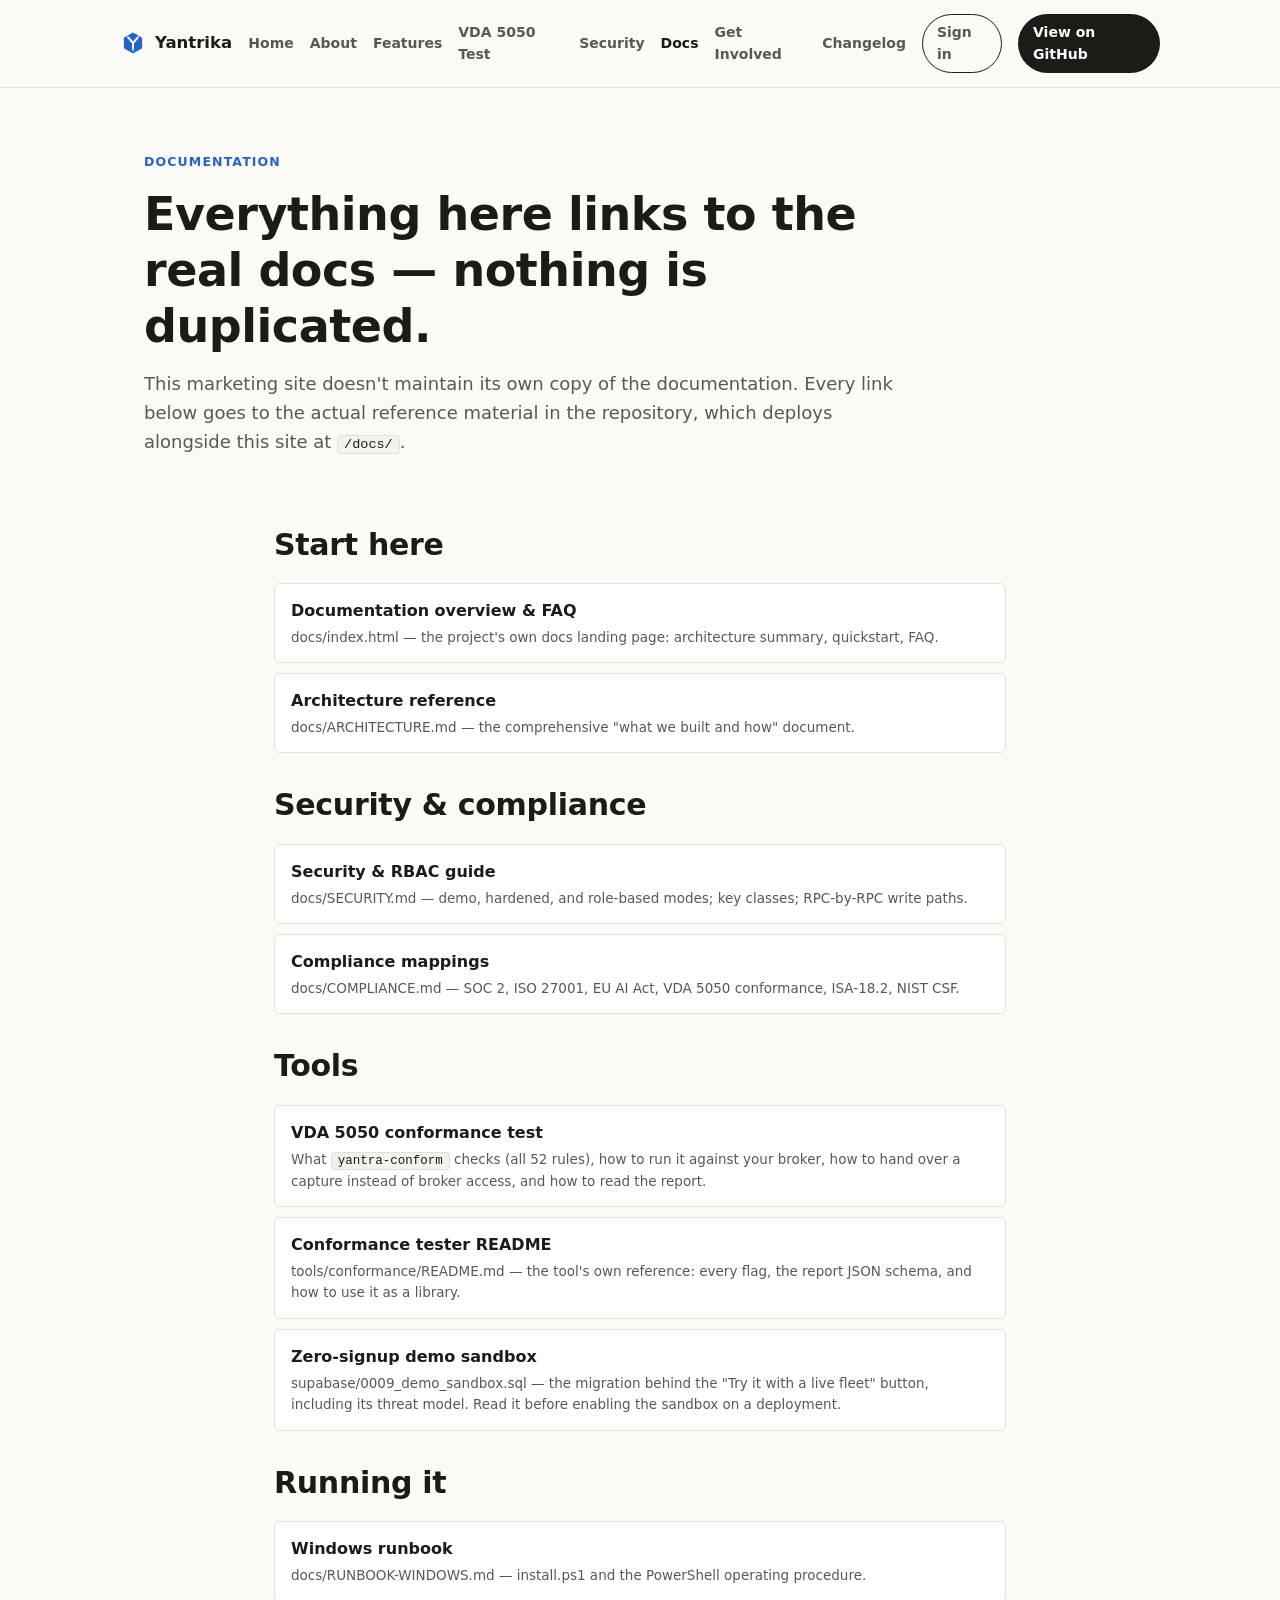
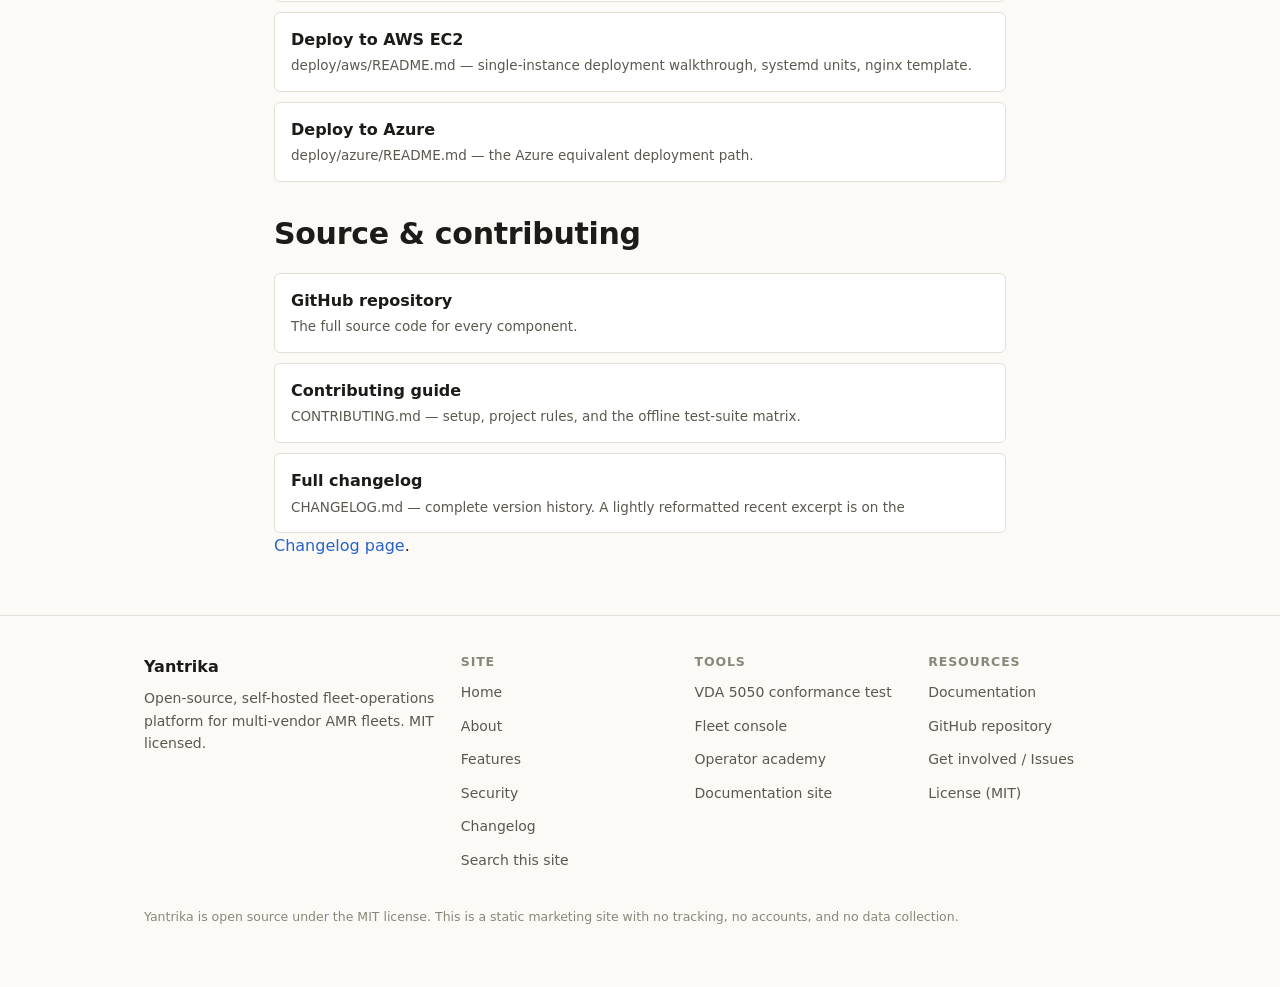
<file: marketing/docs.html>
<!doctype html>
<!-- ================================================================
  Yantrika MARKETING SITE — Docs (link-out page)
  Per the content brief: don't rebuild documentation content here —
  link out to the real docs already in the repo (docs/, deploy/).
  ================================================================ -->
<html lang="en">
<head>
<meta charset="UTF-8">
<meta name="viewport" content="width=device-width, initial-scale=1.0">
<title>Yantrika Documentation — Architecture, Security, Deployment</title>
<link rel="icon" href="/assets/brand/favicon.ico" sizes="any">
<link rel="icon" href="/assets/brand/icon-mark.svg" type="image/svg+xml">
<link rel="apple-touch-icon" href="/assets/brand/icon-180.png">
<meta name="description" content="Architecture reference, security and RBAC guide, the VDA 5050 conformance tester, Windows runbook and cloud deployment guides for Yantrika.">
<link rel="canonical" href="https://yantrika.ai/docs.html">
<meta name="theme-color" content="#2563c9">
<meta property="og:site_name" content="Yantrika">
<meta property="og:title" content="Yantrika Documentation — Architecture, Security, Deployment">
<meta property="og:description" content="Architecture reference, security and RBAC guide, Windows runbook, and cloud deployment guides for Yantrika, the open-source AMR fleet-operations platform.">
<meta property="og:type" content="website">
<meta property="og:url" content="https://yantrika.ai/docs.html">
<meta property="og:image" content="https://yantrika.ai/assets/og-yantrafleet.png">
<meta property="og:image:width" content="1200">
<meta property="og:image:height" content="630">
<meta property="og:image:alt" content="Yantrika - open-source AMR fleet operations, VDA 5050 v2.1, MIT licensed.">
<meta name="twitter:card" content="summary_large_image">
<meta name="twitter:title" content="Yantrika Documentation — Architecture, Security, Deployment">
<meta name="twitter:description" content="Architecture reference, security and RBAC guide, the VDA 5050 conformance tester, Windows runbook and cloud deployment guides for Yantrika.">
<meta name="twitter:image" content="https://yantrika.ai/assets/og-yantrafleet.png">
<link rel="stylesheet" href="assets/styles.css">
<script type="application/ld+json">
{
  "@context": "https://schema.org",
  "@type": "BreadcrumbList",
  "itemListElement": [
    { "@type": "ListItem", "position": 1, "name": "Yantrika", "item": "https://yantrika.ai/index.html" },
    { "@type": "ListItem", "position": 2, "name": "Documentation", "item": "https://yantrika.ai/docs.html" }
  ]
}
</script>
</head>
<body>
<a class="skiplink" href="#main">Skip to content</a>

<header class="site">
  <div class="wrap bar">
    <a class="brand" href="index.html"><img class="mark" src="assets/brand/icon-mark.svg" alt="" width="26" height="26"> Yantrika</a>
    <button class="navtoggle" aria-expanded="false" aria-label="Toggle navigation">☰</button>
    <nav class="top">
      <a href="index.html">Home</a>
      <a href="about.html">About</a>
      <a href="features.html">Features</a>
      <a href="vda-5050-conformance-test.html">VDA 5050 Test</a>
      <a href="security.html">Security</a>
      <a class="on" href="docs.html">Docs</a>
      <a href="get-involved.html">Get Involved</a>
      <a href="changelog.html">Changelog</a>
      <a class="signin" href="/console/">Sign in</a>
      <a class="cta" href="https://github.com/punith-naga/yantrafleet">View on GitHub</a>
    </nav>
  </div>
</header>

<main id="main">

  <section class="hero" style="padding-bottom:20px">
    <div class="wrap">
      <p class="kicker">Documentation</p>
      <h1 style="max-width:24ch">Everything here links to the real docs — nothing is duplicated.</h1>
      <p class="lede">This marketing site doesn't maintain its own copy of the documentation. Every link below goes to the actual reference material in the repository, which deploys alongside this site at <code>/docs/</code>.</p>
    </div>
  </section>

  <section class="tight">
    <div class="wrap" style="max-width:780px">

      <h2>Start here</h2>
      <ul class="linklist">
        <li><a class="reslink" href="/docs/index.html">Documentation overview &amp; FAQ<span class="desc">docs/index.html — the project's own docs landing page: architecture summary, quickstart, FAQ.</span></a></li>
        <li><a class="reslink" href="/docs/ARCHITECTURE.md">Architecture reference<span class="desc">docs/ARCHITECTURE.md — the comprehensive "what we built and how" document.</span></a></li>
      </ul>

      <h2 style="margin-top:34px">Security &amp; compliance</h2>
      <ul class="linklist">
        <li><a class="reslink" href="/docs/SECURITY.md">Security &amp; RBAC guide<span class="desc">docs/SECURITY.md — demo, hardened, and role-based modes; key classes; RPC-by-RPC write paths.</span></a></li>
        <li><a class="reslink" href="/docs/COMPLIANCE.md">Compliance mappings<span class="desc">docs/COMPLIANCE.md — SOC 2, ISO 27001, EU AI Act, VDA 5050 conformance, ISA-18.2, NIST CSF.</span></a></li>
      </ul>

      <h2 style="margin-top:34px">Tools</h2>
      <ul class="linklist">
        <li><a class="reslink" href="vda-5050-conformance-test.html">VDA 5050 conformance test<span class="desc">What <code>yantra-conform</code> checks (all 52 rules), how to run it against your broker, how to hand over a capture instead of broker access, and how to read the report.</span></a></li>
        <li><a class="reslink" href="https://github.com/punith-naga/yantrafleet/tree/main/tools/conformance">Conformance tester README<span class="desc">tools/conformance/README.md — the tool's own reference: every flag, the report JSON schema, and how to use it as a library.</span></a></li>
        <li><a class="reslink" href="https://github.com/punith-naga/yantrafleet/blob/main/supabase/0009_demo_sandbox.sql">Zero-signup demo sandbox<span class="desc">supabase/0009_demo_sandbox.sql — the migration behind the "Try it with a live fleet" button, including its threat model. Read it before enabling the sandbox on a deployment.</span></a></li>
      </ul>

      <h2 style="margin-top:34px">Running it</h2>
      <ul class="linklist">
        <li><a class="reslink" href="/docs/RUNBOOK-WINDOWS.md">Windows runbook<span class="desc">docs/RUNBOOK-WINDOWS.md — install.ps1 and the PowerShell operating procedure.</span></a></li>
        <li><a class="reslink" href="https://github.com/punith-naga/yantrafleet/blob/main/deploy/aws/README.md">Deploy to AWS EC2<span class="desc">deploy/aws/README.md — single-instance deployment walkthrough, systemd units, nginx template.</span></a></li>
        <li><a class="reslink" href="https://github.com/punith-naga/yantrafleet/blob/main/deploy/azure/README.md">Deploy to Azure<span class="desc">deploy/azure/README.md — the Azure equivalent deployment path.</span></a></li>
      </ul>

      <h2 style="margin-top:34px">Source &amp; contributing</h2>
      <ul class="linklist">
        <li><a class="reslink" href="https://github.com/punith-naga/yantrafleet">GitHub repository<span class="desc">The full source code for every component.</span></a></li>
        <li><a class="reslink" href="https://github.com/punith-naga/yantrafleet/blob/main/CONTRIBUTING.md">Contributing guide<span class="desc">CONTRIBUTING.md — setup, project rules, and the offline test-suite matrix.</span></a></li>
        <li><a class="reslink" href="https://github.com/punith-naga/yantrafleet/blob/main/CHANGELOG.md">Full changelog<span class="desc">CHANGELOG.md — complete version history. A lightly reformatted recent excerpt is on the <a href="changelog.html">Changelog page</a>.</span></a></li>
      </ul>

    </div>
  </section>

</main>

<footer class="site">
  <div class="wrap">
    <div class="cols">
      <div>
        <div class="fbrand">Yantrika</div>
        <p style="color:var(--muted);font-size:14px;max-width:38ch">Open-source, self-hosted fleet-operations platform for multi-vendor AMR fleets. MIT licensed.</p>
      </div>
      <div>
        <h4>Site</h4>
        <ul>
          <li><a href="index.html">Home</a></li>
          <li><a href="about.html">About</a></li>
          <li><a href="features.html">Features</a></li>
          <li><a href="security.html">Security</a></li>
          <li><a href="changelog.html">Changelog</a></li>
          <li><a href="search.html">Search this site</a></li>
        </ul>
      </div>
      <div>
        <h4>Tools</h4>
        <ul>
          <li><a href="vda-5050-conformance-test.html">VDA 5050 conformance test</a></li>
          <li><a href="/console/">Fleet console</a></li>
          <li><a href="/academy/">Operator academy</a></li>
          <li><a href="/docs/">Documentation site</a></li>
        </ul>
      </div>
      <div>
        <h4>Resources</h4>
        <ul>
          <li><a href="docs.html">Documentation</a></li>
          <li><a href="https://github.com/punith-naga/yantrafleet">GitHub repository</a></li>
          <li><a href="get-involved.html">Get involved / Issues</a></li>
          <li><a href="https://github.com/punith-naga/yantrafleet/blob/main/LICENSE">License (MIT)</a></li>
        </ul>
      </div>
    </div>
    <p class="fine">Yantrika is open source under the MIT license. This is a static marketing site with no tracking, no accounts, and no data collection.</p>
  </div>
</footer>

<script src="assets/main.js"></script>
</body>
</html>
</file>
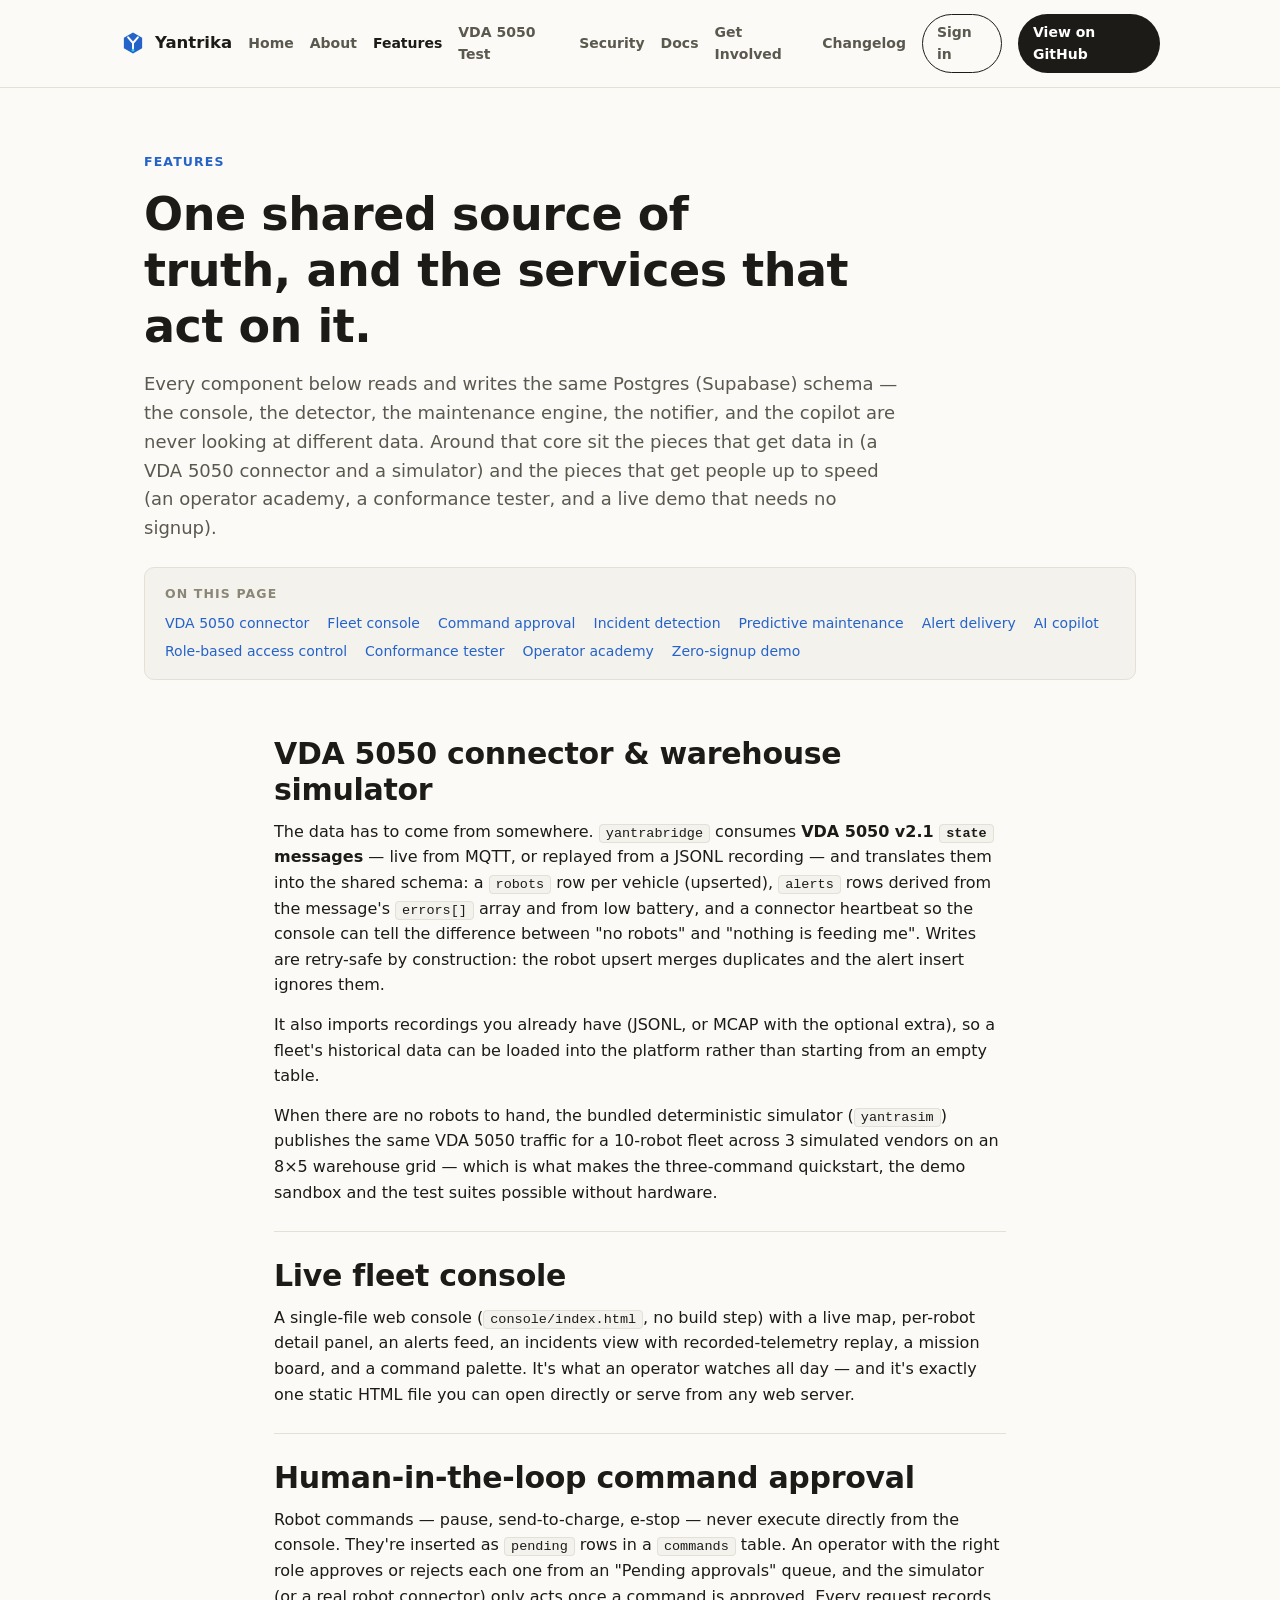
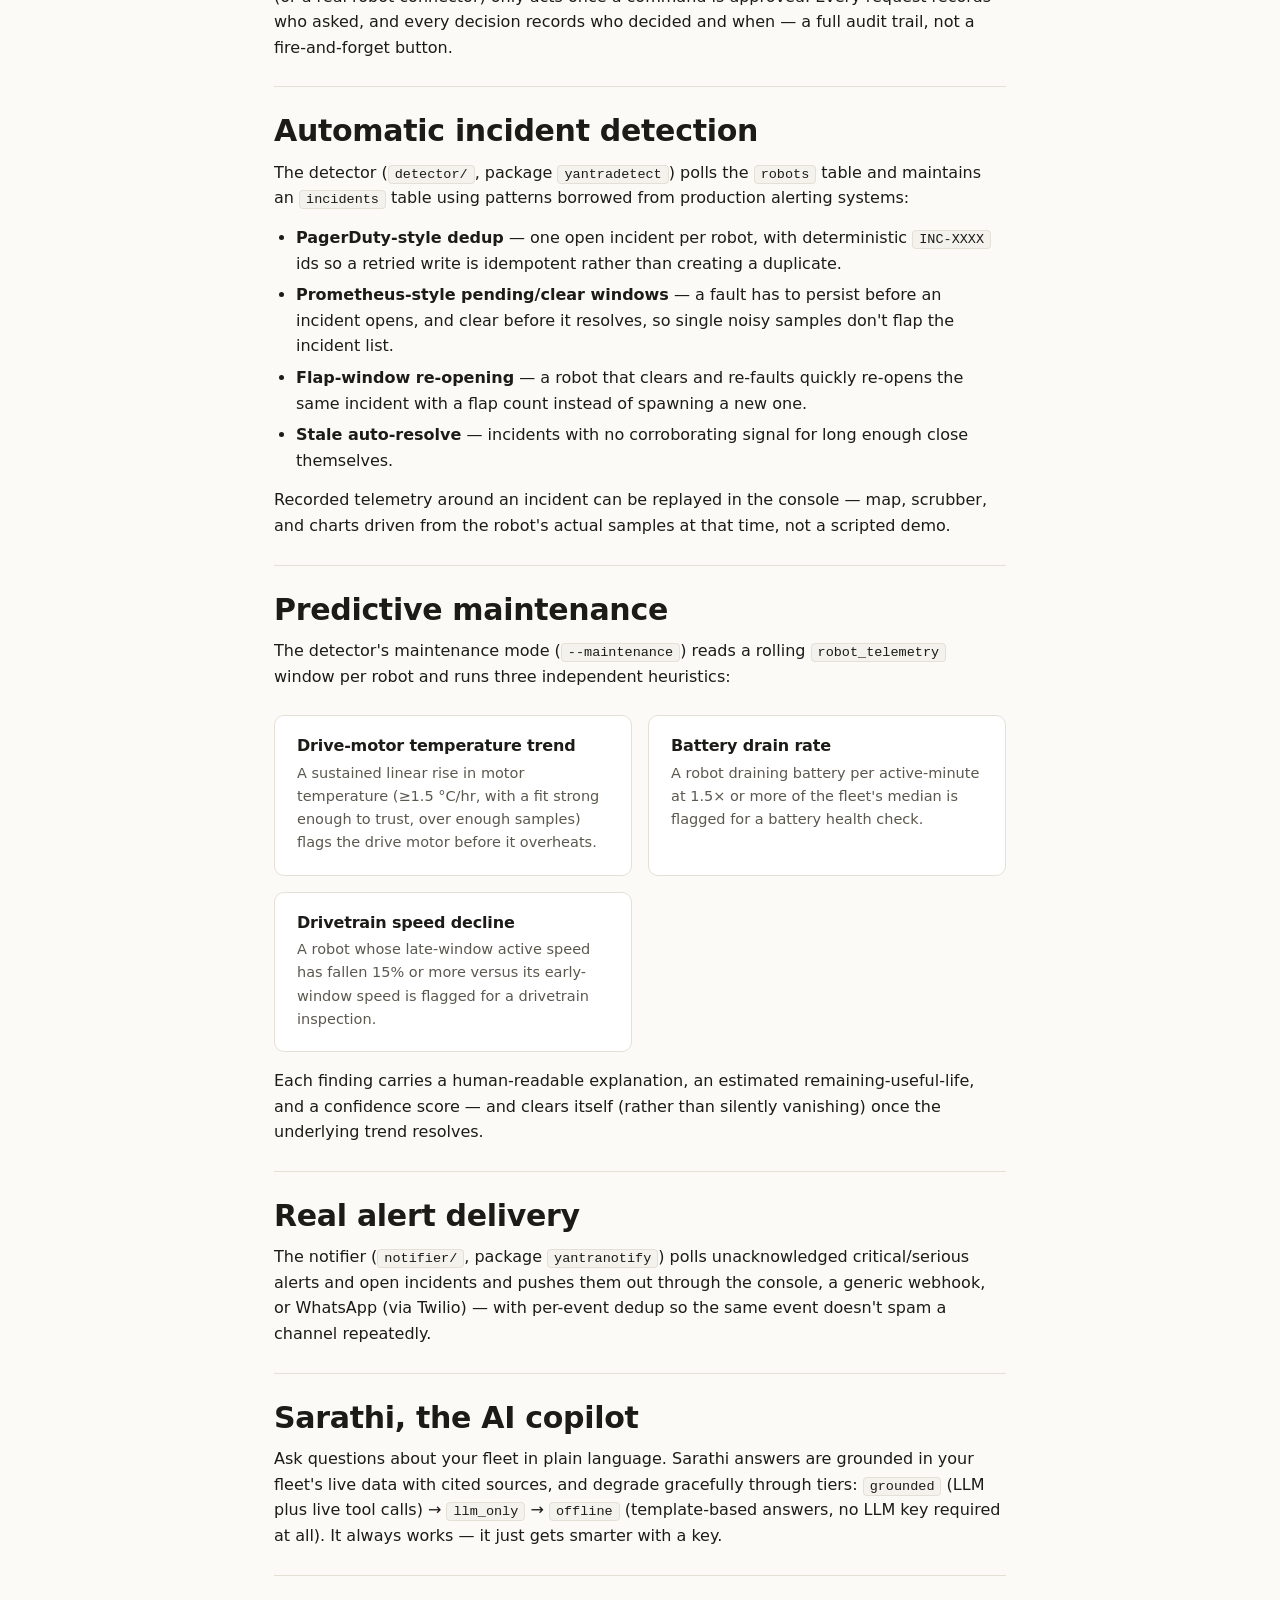
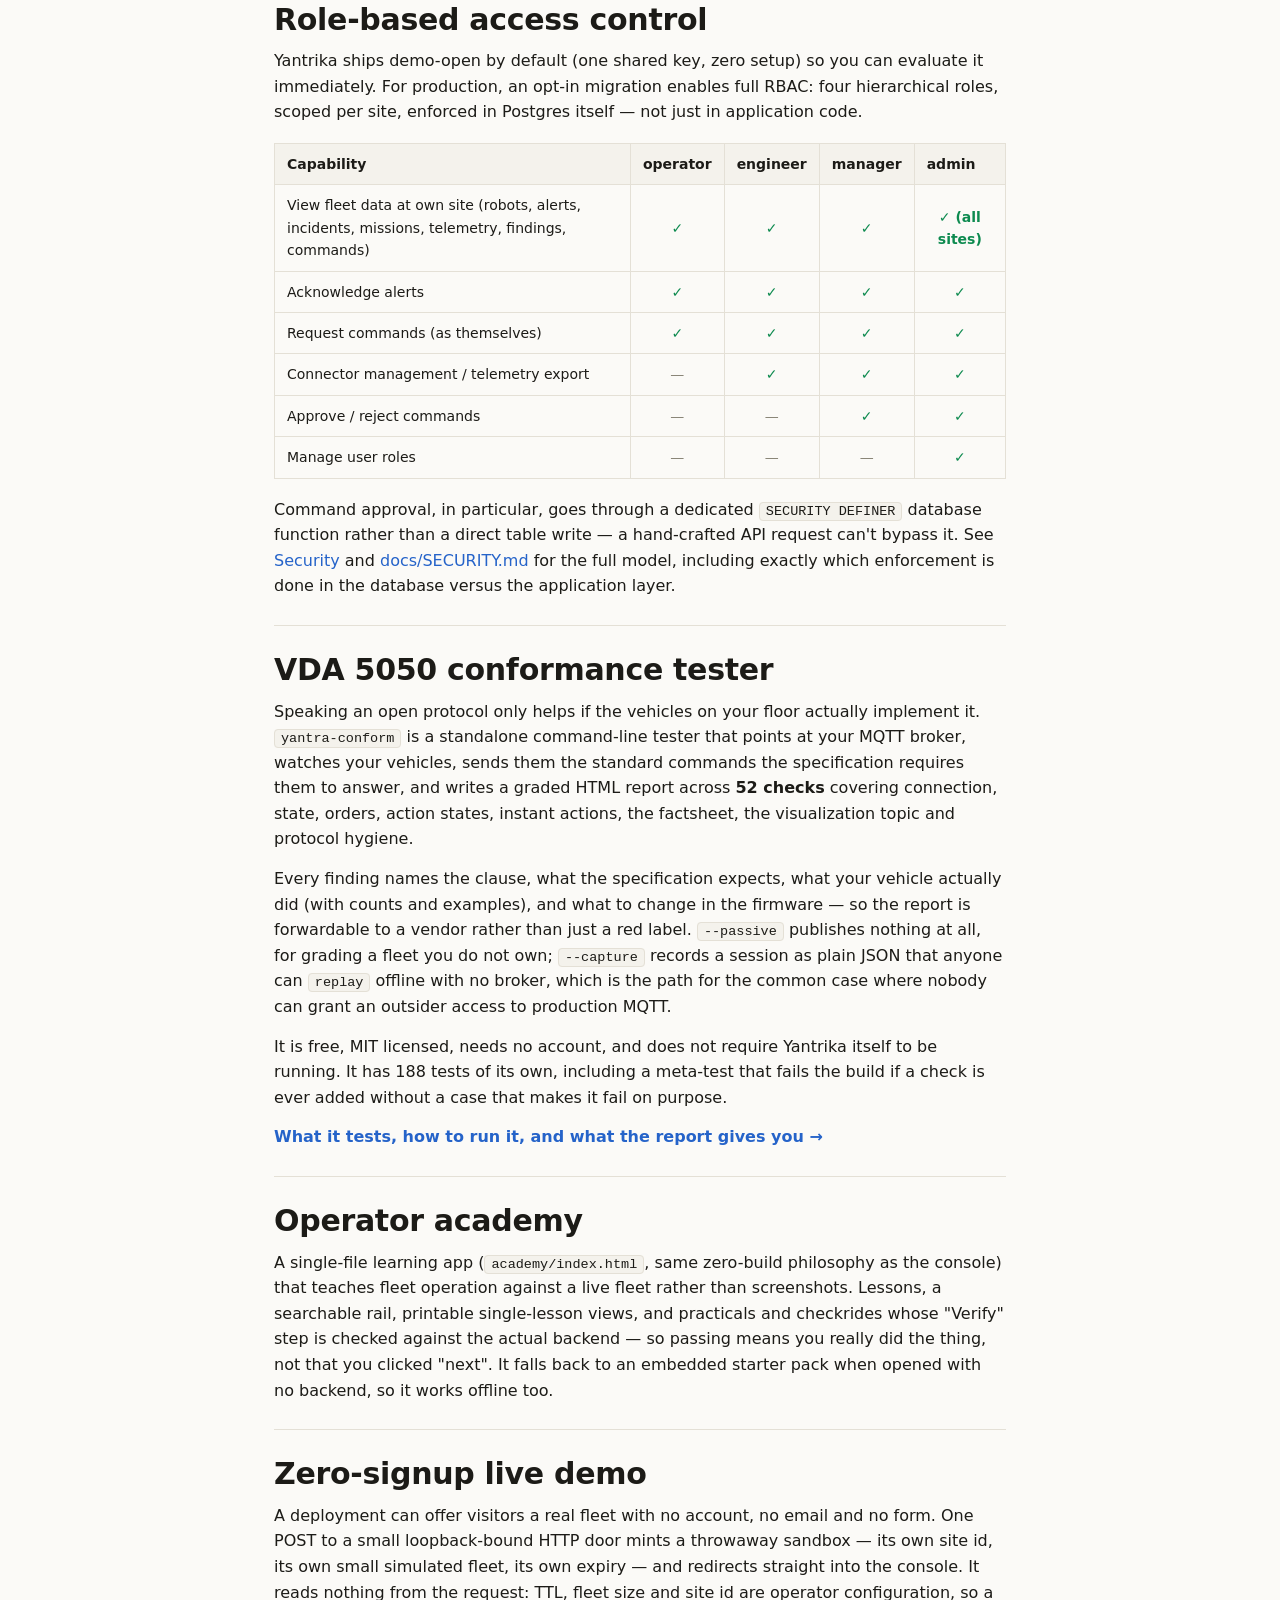
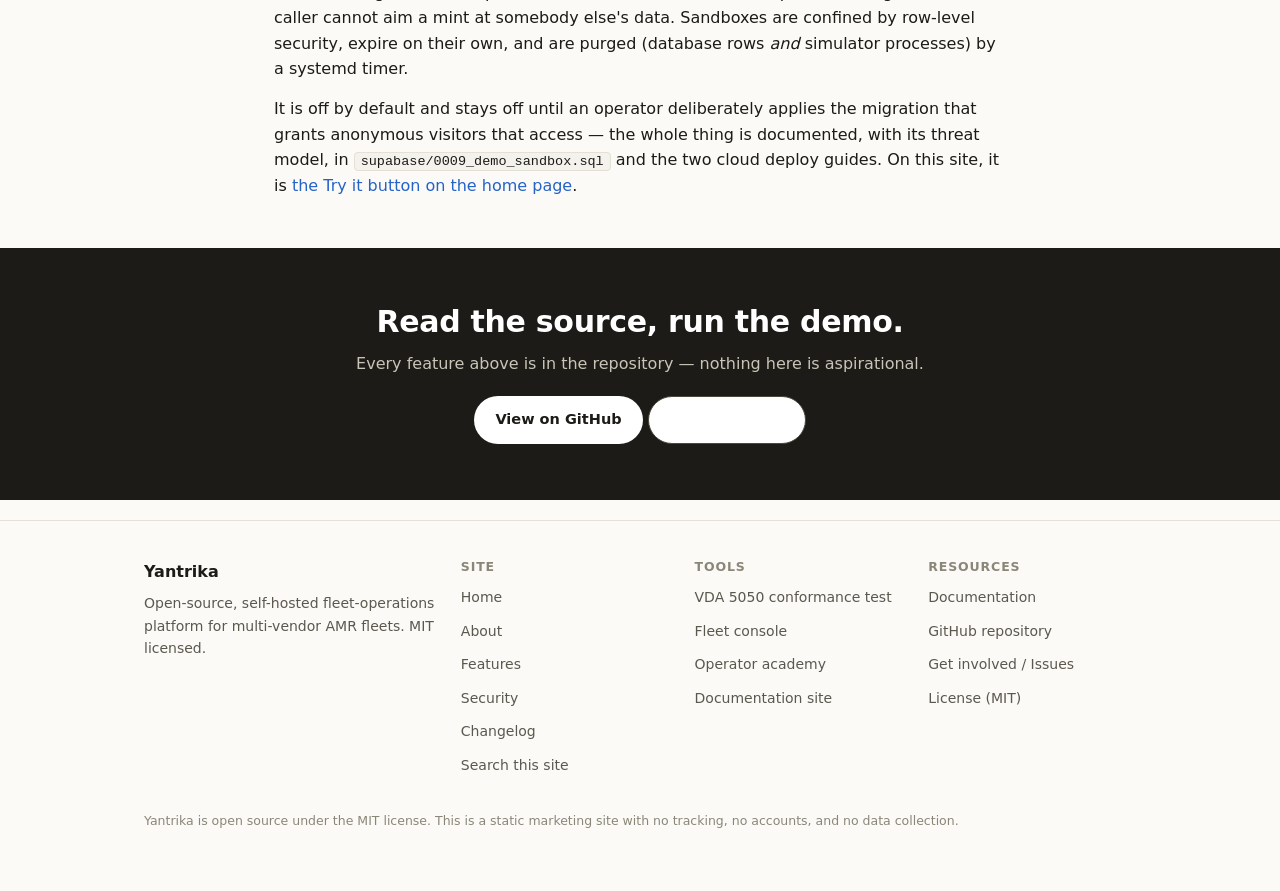
<file: marketing/features.html>
<!doctype html>
<!-- ================================================================
  Yantrika MARKETING SITE — Features
  See index.html for placeholder-replacement and sourcing notes.
  ================================================================ -->
<html lang="en">
<head>
<meta charset="UTF-8">
<meta name="viewport" content="width=device-width, initial-scale=1.0">
<title>Yantrika Features — VDA 5050, Incidents, RBAC, AI Copilot</title>
<link rel="icon" href="/assets/brand/favicon.ico" sizes="any">
<link rel="icon" href="/assets/brand/icon-mark.svg" type="image/svg+xml">
<link rel="apple-touch-icon" href="/assets/brand/icon-180.png">
<meta name="description" content="Every capability Yantrika has today: VDA 5050 connector, live console, approved commands, incident detection, predictive maintenance, RBAC, AI copilot.">
<link rel="canonical" href="https://yantrika.ai/features.html">
<meta name="theme-color" content="#2563c9">
<meta property="og:site_name" content="Yantrika">
<meta property="og:title" content="Yantrika Features — VDA 5050, Incidents, RBAC, AI Copilot">
<meta property="og:description" content="Every capability Yantrika has today: a VDA 5050 v2.1 connector and simulator, live fleet console, human-approved commands, incident detection, predictive maintenance, alert delivery, a grounded AI copilot, Postgres-enforced RBAC, an operator academy, a free conformance tester and a zero-signup live demo.">
<meta property="og:type" content="website">
<meta property="og:url" content="https://yantrika.ai/features.html">
<meta property="og:image" content="https://yantrika.ai/assets/og-yantrafleet.png">
<meta property="og:image:width" content="1200">
<meta property="og:image:height" content="630">
<meta property="og:image:alt" content="Yantrika - open-source AMR fleet operations, VDA 5050 v2.1, MIT licensed.">
<meta name="twitter:card" content="summary_large_image">
<meta name="twitter:title" content="Yantrika Features — VDA 5050, Incidents, RBAC, AI Copilot">
<meta name="twitter:description" content="Every capability Yantrika has today: VDA 5050 connector, live console, approved commands, incident detection, predictive maintenance, RBAC, AI copilot.">
<meta name="twitter:image" content="https://yantrika.ai/assets/og-yantrafleet.png">
<link rel="stylesheet" href="assets/styles.css">
<script type="application/ld+json">
{
  "@context": "https://schema.org",
  "@type": "BreadcrumbList",
  "itemListElement": [
    { "@type": "ListItem", "position": 1, "name": "Yantrika", "item": "https://yantrika.ai/index.html" },
    { "@type": "ListItem", "position": 2, "name": "Features", "item": "https://yantrika.ai/features.html" }
  ]
}
</script>
</head>
<body>
<a class="skiplink" href="#main">Skip to content</a>

<header class="site">
  <div class="wrap bar">
    <a class="brand" href="index.html"><img class="mark" src="assets/brand/icon-mark.svg" alt="" width="26" height="26"> Yantrika</a>
    <button class="navtoggle" aria-expanded="false" aria-label="Toggle navigation">☰</button>
    <nav class="top">
      <a href="index.html">Home</a>
      <a href="about.html">About</a>
      <a class="on" href="features.html">Features</a>
      <a href="vda-5050-conformance-test.html">VDA 5050 Test</a>
      <a href="security.html">Security</a>
      <a href="docs.html">Docs</a>
      <a href="get-involved.html">Get Involved</a>
      <a href="changelog.html">Changelog</a>
      <a class="signin" href="/console/">Sign in</a>
      <a class="cta" href="https://github.com/punith-naga/yantrafleet">View on GitHub</a>
    </nav>
  </div>
</header>

<main id="main">

  <section class="hero" style="padding-bottom:20px">
    <div class="wrap">
      <p class="kicker">Features</p>
      <h1 style="max-width:22ch">One shared source of truth, and the services that act on it.</h1>
      <p class="lede">Every component below reads and writes the same Postgres (Supabase) schema — the console, the detector, the maintenance engine, the notifier, and the copilot are never looking at different data. Around that core sit the pieces that get data in (a VDA 5050 connector and a simulator) and the pieces that get people up to speed (an operator academy, a conformance tester, and a live demo that needs no signup).</p>
      <div class="toc">
        <p>On this page</p>
        <ul>
          <li><a href="#connector">VDA 5050 connector</a></li>
          <li><a href="#console">Fleet console</a></li>
          <li><a href="#approval">Command approval</a></li>
          <li><a href="#incidents">Incident detection</a></li>
          <li><a href="#maintenance">Predictive maintenance</a></li>
          <li><a href="#notifier">Alert delivery</a></li>
          <li><a href="#copilot">AI copilot</a></li>
          <li><a href="#rbac">Role-based access control</a></li>
          <li><a href="#conformance">Conformance tester</a></li>
          <li><a href="#academy">Operator academy</a></li>
          <li><a href="#sandbox">Zero-signup demo</a></li>
        </ul>
      </div>
    </div>
  </section>

  <section class="tight">
    <div class="wrap" style="max-width:780px">

      <h2 id="connector">VDA 5050 connector &amp; warehouse simulator</h2>
      <p>The data has to come from somewhere. <code>yantrabridge</code> consumes <strong>VDA 5050 v2.1 <code>state</code> messages</strong> — live from MQTT, or replayed from a JSONL recording — and translates them into the shared schema: a <code>robots</code> row per vehicle (upserted), <code>alerts</code> rows derived from the message's <code>errors[]</code> array and from low battery, and a connector heartbeat so the console can tell the difference between "no robots" and "nothing is feeding me". Writes are retry-safe by construction: the robot upsert merges duplicates and the alert insert ignores them.</p>
      <p>It also imports recordings you already have (JSONL, or MCAP with the optional extra), so a fleet's historical data can be loaded into the platform rather than starting from an empty table.</p>
      <p>When there are no robots to hand, the bundled deterministic simulator (<code>yantrasim</code>) publishes the same VDA 5050 traffic for a 10-robot fleet across 3 simulated vendors on an 8×5 warehouse grid — which is what makes the three-command quickstart, the demo sandbox and the test suites possible without hardware.</p>

      <hr class="rule" style="margin:26px 0">

      <h2 id="console">Live fleet console</h2>
      <p>A single-file web console (<code>console/index.html</code>, no build step) with a live map, per-robot detail panel, an alerts feed, an incidents view with recorded-telemetry replay, a mission board, and a command palette. It's what an operator watches all day — and it's exactly one static HTML file you can open directly or serve from any web server.</p>

      <hr class="rule" style="margin:26px 0">

      <h2 id="approval">Human-in-the-loop command approval</h2>
      <p>Robot commands — pause, send-to-charge, e-stop — never execute directly from the console. They're inserted as <code>pending</code> rows in a <code>commands</code> table. An operator with the right role approves or rejects each one from an "Pending approvals" queue, and the simulator (or a real robot connector) only acts once a command is approved. Every request records who asked, and every decision records who decided and when — a full audit trail, not a fire-and-forget button.</p>

      <hr class="rule" style="margin:26px 0">

      <h2 id="incidents">Automatic incident detection</h2>
      <p>The detector (<code>detector/</code>, package <code>yantradetect</code>) polls the <code>robots</code> table and maintains an <code>incidents</code> table using patterns borrowed from production alerting systems:</p>
      <ul>
        <li><strong>PagerDuty-style dedup</strong> — one open incident per robot, with deterministic <code>INC-XXXX</code> ids so a retried write is idempotent rather than creating a duplicate.</li>
        <li><strong>Prometheus-style pending/clear windows</strong> — a fault has to persist before an incident opens, and clear before it resolves, so single noisy samples don't flap the incident list.</li>
        <li><strong>Flap-window re-opening</strong> — a robot that clears and re-faults quickly re-opens the same incident with a flap count instead of spawning a new one.</li>
        <li><strong>Stale auto-resolve</strong> — incidents with no corroborating signal for long enough close themselves.</li>
      </ul>
      <p>Recorded telemetry around an incident can be replayed in the console — map, scrubber, and charts driven from the robot's actual samples at that time, not a scripted demo.</p>

      <hr class="rule" style="margin:26px 0">

      <h2 id="maintenance">Predictive maintenance</h2>
      <p>The detector's maintenance mode (<code>--maintenance</code>) reads a rolling <code>robot_telemetry</code> window per robot and runs three independent heuristics:</p>
      <div class="grid">
        <div class="card">
          <h3>Drive-motor temperature trend</h3>
          <p>A sustained linear rise in motor temperature (≥1.5&nbsp;°C/hr, with a fit strong enough to trust, over enough samples) flags the drive motor before it overheats.</p>
        </div>
        <div class="card">
          <h3>Battery drain rate</h3>
          <p>A robot draining battery per active-minute at 1.5× or more of the fleet's median is flagged for a battery health check.</p>
        </div>
        <div class="card">
          <h3>Drivetrain speed decline</h3>
          <p>A robot whose late-window active speed has fallen 15% or more versus its early-window speed is flagged for a drivetrain inspection.</p>
        </div>
      </div>
      <p style="margin-top:16px">Each finding carries a human-readable explanation, an estimated remaining-useful-life, and a confidence score — and clears itself (rather than silently vanishing) once the underlying trend resolves.</p>

      <hr class="rule" style="margin:26px 0">

      <h2 id="notifier">Real alert delivery</h2>
      <p>The notifier (<code>notifier/</code>, package <code>yantranotify</code>) polls unacknowledged critical/serious alerts and open incidents and pushes them out through the console, a generic webhook, or WhatsApp (via Twilio) — with per-event dedup so the same event doesn't spam a channel repeatedly.</p>

      <hr class="rule" style="margin:26px 0">

      <h2 id="copilot">Sarathi, the AI copilot</h2>
      <p>Ask questions about your fleet in plain language. Sarathi answers are grounded in your fleet's live data with cited sources, and degrade gracefully through tiers: <code>grounded</code> (LLM plus live tool calls) → <code>llm_only</code> → <code>offline</code> (template-based answers, no LLM key required at all). It always works — it just gets smarter with a key.</p>

      <hr class="rule" style="margin:26px 0">

      <h2 id="rbac">Role-based access control</h2>
      <p>Yantrika ships demo-open by default (one shared key, zero setup) so you can evaluate it immediately. For production, an opt-in migration enables full RBAC: four hierarchical roles, scoped per site, enforced in Postgres itself — not just in application code.</p>
      <div class="tbl-wrap">
        <table class="matrix">
          <thead>
            <tr><th>Capability</th><th>operator</th><th>engineer</th><th>manager</th><th>admin</th></tr>
          </thead>
          <tbody>
            <tr><td>View fleet data at own site (robots, alerts, incidents, missions, telemetry, findings, commands)</td><td class="yes">✓</td><td class="yes">✓</td><td class="yes">✓</td><td class="yes">✓ (all sites)</td></tr>
            <tr><td>Acknowledge alerts</td><td class="yes">✓</td><td class="yes">✓</td><td class="yes">✓</td><td class="yes">✓</td></tr>
            <tr><td>Request commands (as themselves)</td><td class="yes">✓</td><td class="yes">✓</td><td class="yes">✓</td><td class="yes">✓</td></tr>
            <tr><td>Connector management / telemetry export</td><td class="no">—</td><td class="yes">✓</td><td class="yes">✓</td><td class="yes">✓</td></tr>
            <tr><td>Approve / reject commands</td><td class="no">—</td><td class="no">—</td><td class="yes">✓</td><td class="yes">✓</td></tr>
            <tr><td>Manage user roles</td><td class="no">—</td><td class="no">—</td><td class="no">—</td><td class="yes">✓</td></tr>
          </tbody>
        </table>
      </div>
      <p>Command approval, in particular, goes through a dedicated <code>SECURITY DEFINER</code> database function rather than a direct table write — a hand-crafted API request can't bypass it. See <a href="security.html">Security</a> and <a href="/docs/SECURITY.md">docs/SECURITY.md</a> for the full model, including exactly which enforcement is done in the database versus the application layer.</p>

      <hr class="rule" style="margin:26px 0">

      <h2 id="conformance">VDA 5050 conformance tester</h2>
      <p>Speaking an open protocol only helps if the vehicles on your floor actually implement it. <code>yantra-conform</code> is a standalone command-line tester that points at your MQTT broker, watches your vehicles, sends them the standard commands the specification requires them to answer, and writes a graded HTML report across <strong>52 checks</strong> covering connection, state, orders, action states, instant actions, the factsheet, the visualization topic and protocol hygiene.</p>
      <p>Every finding names the clause, what the specification expects, what your vehicle actually did (with counts and examples), and what to change in the firmware — so the report is forwardable to a vendor rather than just a red label. <code>--passive</code> publishes nothing at all, for grading a fleet you do not own; <code>--capture</code> records a session as plain JSON that anyone can <code>replay</code> offline with no broker, which is the path for the common case where nobody can grant an outsider access to production MQTT.</p>
      <p>It is free, MIT licensed, needs no account, and does not require Yantrika itself to be running. It has 188 tests of its own, including a meta-test that fails the build if a check is ever added without a case that makes it fail on purpose.</p>
      <p><a href="vda-5050-conformance-test.html"><strong>What it tests, how to run it, and what the report gives you →</strong></a></p>

      <hr class="rule" style="margin:26px 0">

      <h2 id="academy">Operator academy</h2>
      <p>A single-file learning app (<code>academy/index.html</code>, same zero-build philosophy as the console) that teaches fleet operation against a live fleet rather than screenshots. Lessons, a searchable rail, printable single-lesson views, and practicals and checkrides whose "Verify" step is checked against the actual backend — so passing means you really did the thing, not that you clicked "next". It falls back to an embedded starter pack when opened with no backend, so it works offline too.</p>

      <hr class="rule" style="margin:26px 0">

      <h2 id="sandbox">Zero-signup live demo</h2>
      <p>A deployment can offer visitors a real fleet with no account, no email and no form. One POST to a small loopback-bound HTTP door mints a throwaway sandbox — its own site id, its own small simulated fleet, its own expiry — and redirects straight into the console. It reads nothing from the request: TTL, fleet size and site id are operator configuration, so a caller cannot aim a mint at somebody else's data. Sandboxes are confined by row-level security, expire on their own, and are purged (database rows <em>and</em> simulator processes) by a systemd timer.</p>
      <p>It is off by default and stays off until an operator deliberately applies the migration that grants anonymous visitors that access — the whole thing is documented, with its threat model, in <code>supabase/0009_demo_sandbox.sql</code> and the two cloud deploy guides. On this site, it is <a href="index.html#demo">the Try it button on the home page</a>.</p>

    </div>
  </section>

  <section class="band">
    <div class="wrap" style="text-align:center">
      <h2>Read the source, run the demo.</h2>
      <p class="muted">Every feature above is in the repository — nothing here is aspirational.</p>
      <div class="actions" style="justify-content:center;margin-top:20px">
        <a class="btn primary" href="https://github.com/punith-naga/yantrafleet">View on GitHub</a>
        <a class="btn secondary" href="docs.html">Read the docs</a>
      </div>
    </div>
  </section>

</main>

<footer class="site">
  <div class="wrap">
    <div class="cols">
      <div>
        <div class="fbrand">Yantrika</div>
        <p style="color:var(--muted);font-size:14px;max-width:38ch">Open-source, self-hosted fleet-operations platform for multi-vendor AMR fleets. MIT licensed.</p>
      </div>
      <div>
        <h4>Site</h4>
        <ul>
          <li><a href="index.html">Home</a></li>
          <li><a href="about.html">About</a></li>
          <li><a href="features.html">Features</a></li>
          <li><a href="security.html">Security</a></li>
          <li><a href="changelog.html">Changelog</a></li>
          <li><a href="search.html">Search this site</a></li>
        </ul>
      </div>
      <div>
        <h4>Tools</h4>
        <ul>
          <li><a href="vda-5050-conformance-test.html">VDA 5050 conformance test</a></li>
          <li><a href="/console/">Fleet console</a></li>
          <li><a href="/academy/">Operator academy</a></li>
          <li><a href="/docs/">Documentation site</a></li>
        </ul>
      </div>
      <div>
        <h4>Resources</h4>
        <ul>
          <li><a href="docs.html">Documentation</a></li>
          <li><a href="https://github.com/punith-naga/yantrafleet">GitHub repository</a></li>
          <li><a href="get-involved.html">Get involved / Issues</a></li>
          <li><a href="https://github.com/punith-naga/yantrafleet/blob/main/LICENSE">License (MIT)</a></li>
        </ul>
      </div>
    </div>
    <p class="fine">Yantrika is open source under the MIT license. This is a static marketing site with no tracking, no accounts, and no data collection.</p>
  </div>
</footer>

<script src="assets/main.js"></script>
</body>
</html>
</file>
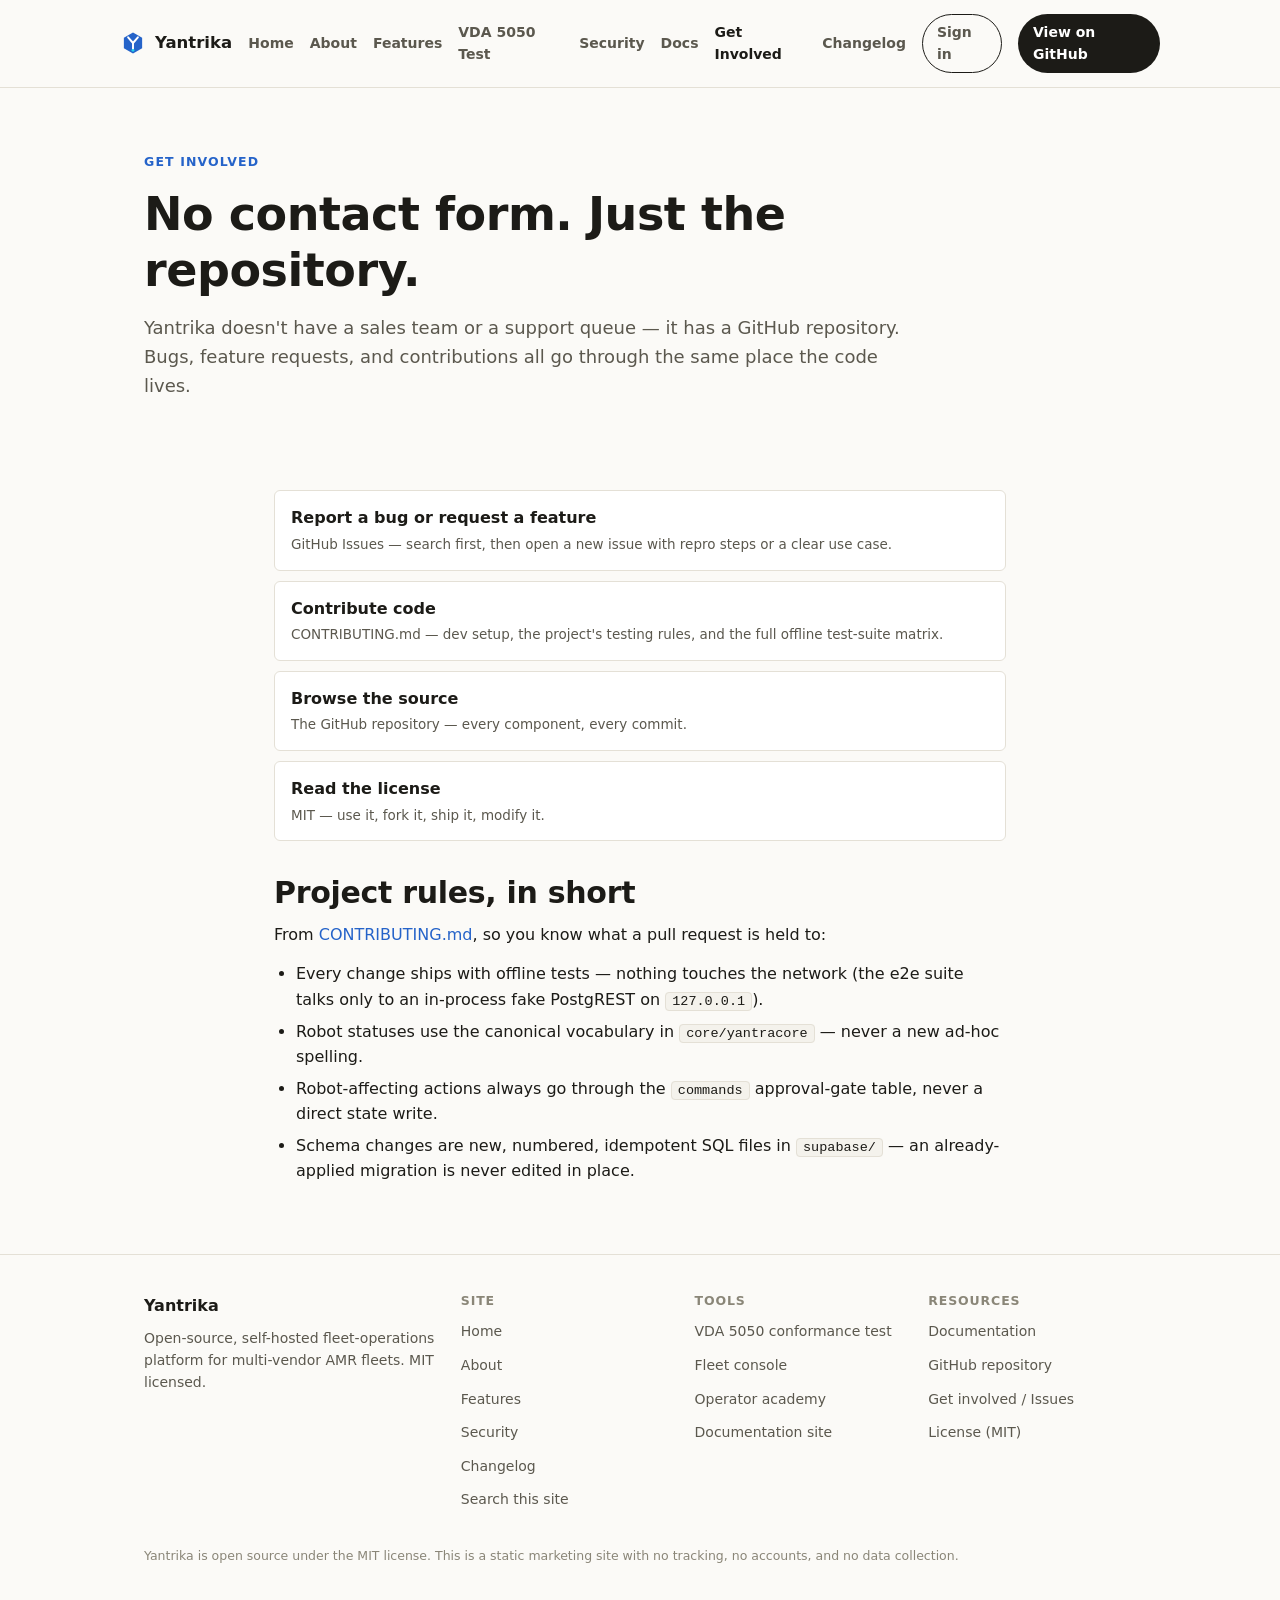
<file: marketing/get-involved.html>
<!doctype html>
<!-- ================================================================
  Yantrika MARKETING SITE — Get Involved (replaces a "Contact" page)
  No lead-gen form: this links to GitHub Issues and CONTRIBUTING.md,
  which are real and functional, per the content brief.
  ================================================================ -->
<html lang="en">
<head>
<meta charset="UTF-8">
<meta name="viewport" content="width=device-width, initial-scale=1.0">
<title>Contribute to Yantrika — Issues &amp; Pull Requests</title>
<link rel="icon" href="/assets/brand/favicon.ico" sizes="any">
<link rel="icon" href="/assets/brand/icon-mark.svg" type="image/svg+xml">
<link rel="apple-touch-icon" href="/assets/brand/icon-180.png">
<meta name="description" content="Report bugs, request features or contribute code to Yantrika on GitHub. Open source, MIT licensed, developed in the open.">
<link rel="canonical" href="https://yantrika.ai/get-involved.html">
<meta name="theme-color" content="#2563c9">
<meta property="og:site_name" content="Yantrika">
<meta property="og:title" content="Contribute to Yantrika — Issues &amp; Pull Requests">
<meta property="og:description" content="Report bugs, request features, or contribute code to Yantrika on GitHub. Open source, MIT licensed, developed in the open.">
<meta property="og:type" content="website">
<meta property="og:url" content="https://yantrika.ai/get-involved.html">
<meta property="og:image" content="https://yantrika.ai/assets/og-yantrafleet.png">
<meta property="og:image:width" content="1200">
<meta property="og:image:height" content="630">
<meta property="og:image:alt" content="Yantrika - open-source AMR fleet operations, VDA 5050 v2.1, MIT licensed.">
<meta name="twitter:card" content="summary_large_image">
<meta name="twitter:title" content="Contribute to Yantrika — Issues &amp; Pull Requests">
<meta name="twitter:description" content="Report bugs, request features or contribute code to Yantrika on GitHub. Open source, MIT licensed, developed in the open.">
<meta name="twitter:image" content="https://yantrika.ai/assets/og-yantrafleet.png">
<link rel="stylesheet" href="assets/styles.css">
<script type="application/ld+json">
{
  "@context": "https://schema.org",
  "@type": "BreadcrumbList",
  "itemListElement": [
    { "@type": "ListItem", "position": 1, "name": "Yantrika", "item": "https://yantrika.ai/index.html" },
    { "@type": "ListItem", "position": 2, "name": "Get involved", "item": "https://yantrika.ai/get-involved.html" }
  ]
}
</script>
</head>
<body>
<a class="skiplink" href="#main">Skip to content</a>

<header class="site">
  <div class="wrap bar">
    <a class="brand" href="index.html"><img class="mark" src="assets/brand/icon-mark.svg" alt="" width="26" height="26"> Yantrika</a>
    <button class="navtoggle" aria-expanded="false" aria-label="Toggle navigation">☰</button>
    <nav class="top">
      <a href="index.html">Home</a>
      <a href="about.html">About</a>
      <a href="features.html">Features</a>
      <a href="vda-5050-conformance-test.html">VDA 5050 Test</a>
      <a href="security.html">Security</a>
      <a href="docs.html">Docs</a>
      <a class="on" href="get-involved.html">Get Involved</a>
      <a href="changelog.html">Changelog</a>
      <a class="signin" href="/console/">Sign in</a>
      <a class="cta" href="https://github.com/punith-naga/yantrafleet">View on GitHub</a>
    </nav>
  </div>
</header>

<main id="main">

  <section class="hero" style="padding-bottom:20px">
    <div class="wrap">
      <p class="kicker">Get involved</p>
      <h1 style="max-width:22ch">No contact form. Just the repository.</h1>
      <p class="lede">Yantrika doesn't have a sales team or a support queue — it has a GitHub repository. Bugs, feature requests, and contributions all go through the same place the code lives.</p>
    </div>
  </section>

  <section class="tight">
    <div class="wrap" style="max-width:780px">

      <ul class="linklist">
        <li><a class="reslink" href="https://github.com/punith-naga/yantrafleet/issues">Report a bug or request a feature<span class="desc">GitHub Issues — search first, then open a new issue with repro steps or a clear use case.</span></a></li>
        <li><a class="reslink" href="https://github.com/punith-naga/yantrafleet/blob/main/CONTRIBUTING.md">Contribute code<span class="desc">CONTRIBUTING.md — dev setup, the project's testing rules, and the full offline test-suite matrix.</span></a></li>
        <li><a class="reslink" href="https://github.com/punith-naga/yantrafleet">Browse the source<span class="desc">The GitHub repository — every component, every commit.</span></a></li>
        <li><a class="reslink" href="https://github.com/punith-naga/yantrafleet/blob/main/LICENSE">Read the license<span class="desc">MIT — use it, fork it, ship it, modify it.</span></a></li>
      </ul>

      <h2 style="margin-top:34px">Project rules, in short</h2>
      <p>From <a href="https://github.com/punith-naga/yantrafleet/blob/main/CONTRIBUTING.md">CONTRIBUTING.md</a>, so you know what a pull request is held to:</p>
      <ul>
        <li>Every change ships with offline tests — nothing touches the network (the e2e suite talks only to an in-process fake PostgREST on <code>127.0.0.1</code>).</li>
        <li>Robot statuses use the canonical vocabulary in <code>core/yantracore</code> — never a new ad-hoc spelling.</li>
        <li>Robot-affecting actions always go through the <code>commands</code> approval-gate table, never a direct state write.</li>
        <li>Schema changes are new, numbered, idempotent SQL files in <code>supabase/</code> — an already-applied migration is never edited in place.</li>
      </ul>

    </div>
  </section>

</main>

<footer class="site">
  <div class="wrap">
    <div class="cols">
      <div>
        <div class="fbrand">Yantrika</div>
        <p style="color:var(--muted);font-size:14px;max-width:38ch">Open-source, self-hosted fleet-operations platform for multi-vendor AMR fleets. MIT licensed.</p>
      </div>
      <div>
        <h4>Site</h4>
        <ul>
          <li><a href="index.html">Home</a></li>
          <li><a href="about.html">About</a></li>
          <li><a href="features.html">Features</a></li>
          <li><a href="security.html">Security</a></li>
          <li><a href="changelog.html">Changelog</a></li>
          <li><a href="search.html">Search this site</a></li>
        </ul>
      </div>
      <div>
        <h4>Tools</h4>
        <ul>
          <li><a href="vda-5050-conformance-test.html">VDA 5050 conformance test</a></li>
          <li><a href="/console/">Fleet console</a></li>
          <li><a href="/academy/">Operator academy</a></li>
          <li><a href="/docs/">Documentation site</a></li>
        </ul>
      </div>
      <div>
        <h4>Resources</h4>
        <ul>
          <li><a href="docs.html">Documentation</a></li>
          <li><a href="https://github.com/punith-naga/yantrafleet">GitHub repository</a></li>
          <li><a href="get-involved.html">Get involved / Issues</a></li>
          <li><a href="https://github.com/punith-naga/yantrafleet/blob/main/LICENSE">License (MIT)</a></li>
        </ul>
      </div>
    </div>
    <p class="fine">Yantrika is open source under the MIT license. This is a static marketing site with no tracking, no accounts, and no data collection.</p>
  </div>
</footer>

<script src="assets/main.js"></script>
</body>
</html>
</file>
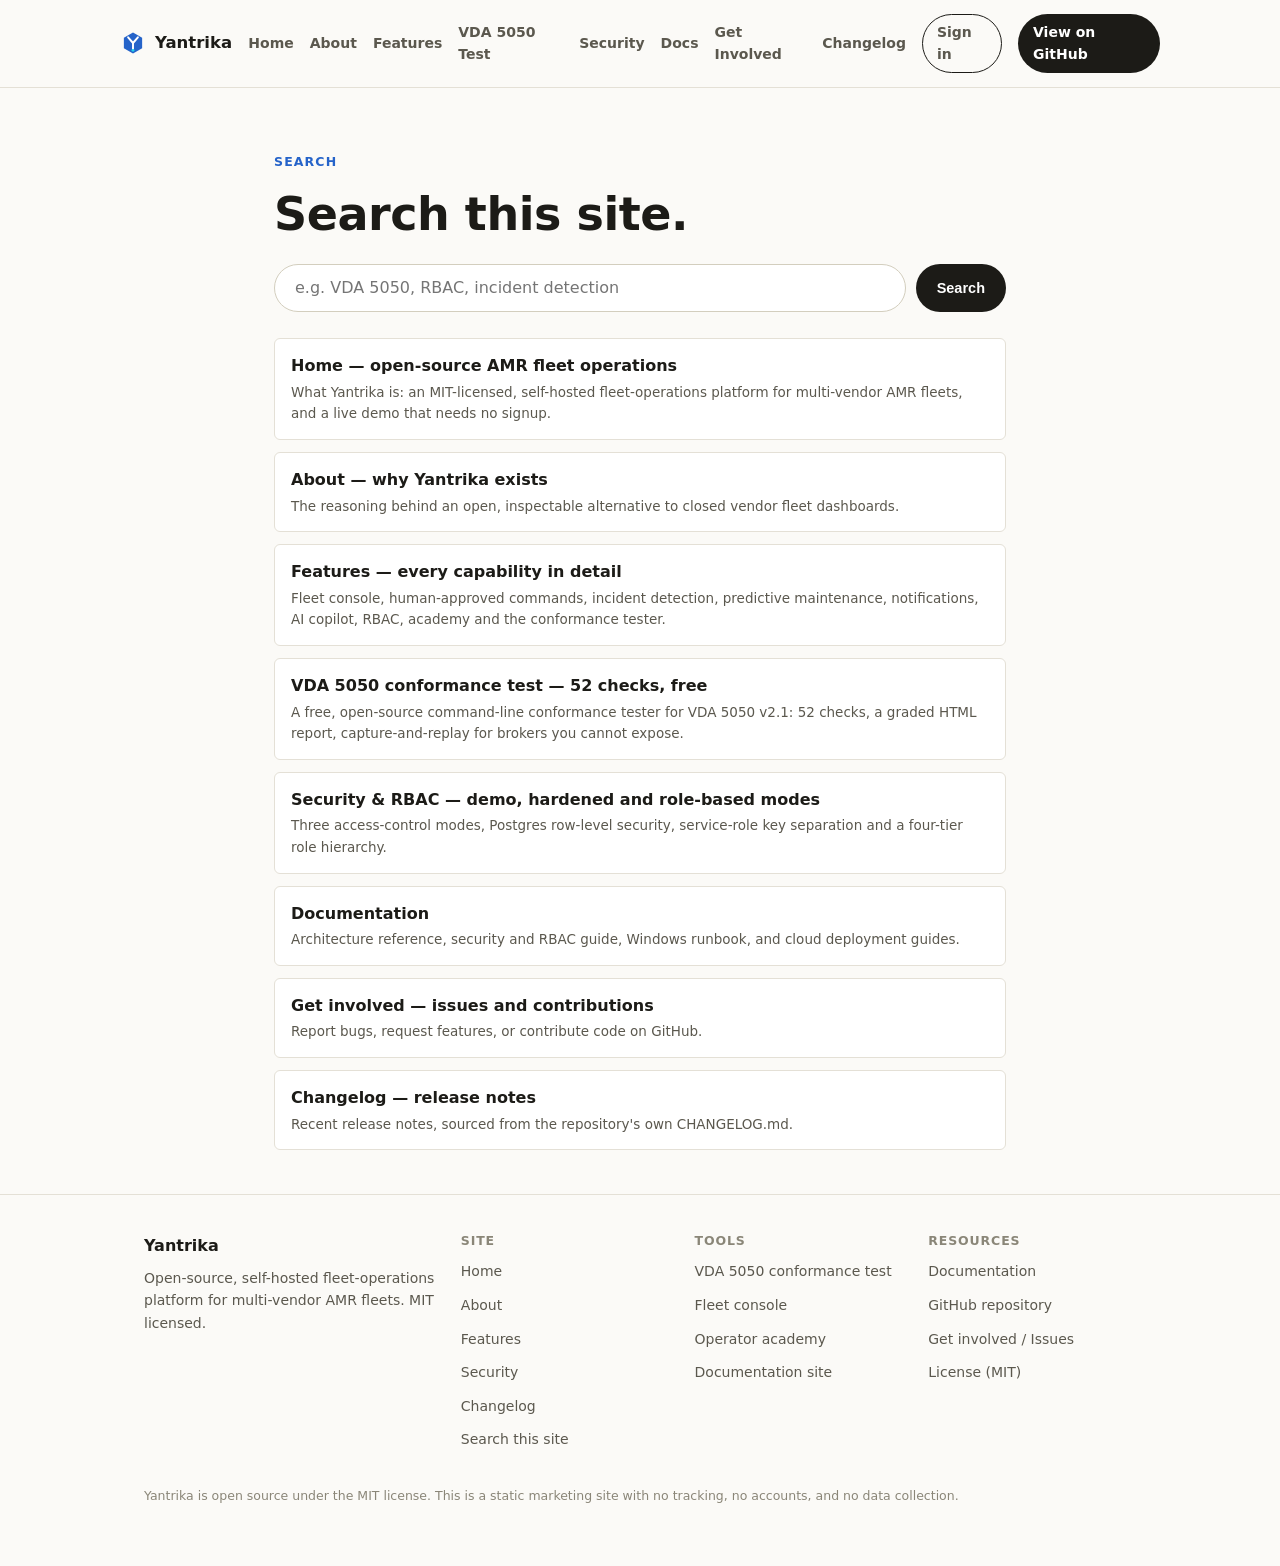
<file: marketing/search.html>
<!doctype html>
<!-- ================================================================
  Yantrika MARKETING SITE — site search
  ================================================================
  A real, working search over this site's own pages, so the
  SearchAction in index.html's WebSite JSON-LD points at something
  that exists rather than at a promise. Nine pages is small enough
  that the index below is written by hand, in this file, next to the
  code that uses it — no build step, no crawler, no JSON fetch.

  WHEN YOU ADD A PAGE, add it here too. That is the same rule that
  already applies to sitemap.xml and to the nav/footer lists in every
  page; marketing/README.md lists all three in one place.

  noindex,follow on purpose: a search-results page is thin content
  that should never itself be in an index, but its links to the real
  pages are worth following. It is deliberately NOT in sitemap.xml.
  ================================================================ -->
<html lang="en">
<head>
<meta charset="UTF-8">
<meta name="viewport" content="width=device-width, initial-scale=1.0">
<title>Search — Yantrika</title>
<link rel="icon" href="/assets/brand/favicon.ico" sizes="any">
<link rel="icon" href="/assets/brand/icon-mark.svg" type="image/svg+xml">
<link rel="apple-touch-icon" href="/assets/brand/icon-180.png">
<meta name="description" content="Search the Yantrika site: features, security model, VDA 5050 conformance testing, documentation and release notes.">
<meta name="robots" content="noindex,follow">
<link rel="canonical" href="https://yantrika.ai/search.html">
<link rel="stylesheet" href="assets/styles.css">
</head>
<body>
<a class="skiplink" href="#main">Skip to content</a>

<header class="site">
  <div class="wrap bar">
    <a class="brand" href="index.html"><img class="mark" src="assets/brand/icon-mark.svg" alt="" width="26" height="26"> Yantrika</a>
    <button class="navtoggle" aria-expanded="false" aria-label="Toggle navigation">&#9776;</button>
    <nav class="top">
      <a href="index.html">Home</a>
      <a href="about.html">About</a>
      <a href="features.html">Features</a>
      <a href="vda-5050-conformance-test.html">VDA 5050 Test</a>
      <a href="security.html">Security</a>
      <a href="docs.html">Docs</a>
      <a href="get-involved.html">Get Involved</a>
      <a href="changelog.html">Changelog</a>
      <a class="signin" href="/console/">Sign in</a>
      <a class="cta" href="https://github.com/punith-naga/yantrafleet">View on GitHub</a>
    </nav>
  </div>
</header>

<main id="main">
  <section class="hero" style="padding-bottom:24px">
    <div class="wrap" style="max-width:780px">
      <p class="kicker">Search</p>
      <h1 style="max-width:20ch">Search this site.</h1>

      <!-- A real GET form: with scripting off this still submits, the page
           reloads with ?q=..., and the script-free fallback below renders
           nothing — so the no-JS answer is the full page list, which is
           still a useful answer for a nine-page site. -->
      <form class="searchbox" method="get" action="search.html" role="search">
        <label class="skiplink" for="q">Search terms</label>
        <input type="search" id="q" name="q" placeholder="e.g. VDA 5050, RBAC, incident detection" autocomplete="off">
        <button class="btn primary" type="submit">Search</button>
      </form>

      <ul class="results" id="results"></ul>
      <p class="noresults" id="noresults" hidden></p>
    </div>
  </section>
</main>

<footer class="site">
  <div class="wrap">
    <div class="cols">
      <div>
        <div class="fbrand">Yantrika</div>
        <p style="color:var(--muted);font-size:14px;max-width:38ch">Open-source, self-hosted fleet-operations platform for multi-vendor AMR fleets. MIT licensed.</p>
      </div>
      <div>
        <h4>Site</h4>
        <ul>
          <li><a href="index.html">Home</a></li>
          <li><a href="about.html">About</a></li>
          <li><a href="features.html">Features</a></li>
          <li><a href="security.html">Security</a></li>
          <li><a href="changelog.html">Changelog</a></li>
          <li><a href="search.html">Search this site</a></li>
        </ul>
      </div>
      <div>
        <h4>Tools</h4>
        <ul>
          <li><a href="vda-5050-conformance-test.html">VDA 5050 conformance test</a></li>
          <li><a href="/console/">Fleet console</a></li>
          <li><a href="/academy/">Operator academy</a></li>
          <li><a href="/docs/">Documentation site</a></li>
        </ul>
      </div>
      <div>
        <h4>Resources</h4>
        <ul>
          <li><a href="docs.html">Documentation</a></li>
          <li><a href="https://github.com/punith-naga/yantrafleet">GitHub repository</a></li>
          <li><a href="get-involved.html">Get involved / Issues</a></li>
          <li><a href="https://github.com/punith-naga/yantrafleet/blob/main/LICENSE">License (MIT)</a></li>
        </ul>
      </div>
    </div>
    <p class="fine">Yantrika is open source under the MIT license. This is a static marketing site with no tracking, no accounts, and no data collection.</p>
  </div>
</footer>

<script src="assets/main.js"></script>
<script>
// ---------------------------------------------------------------------------
// The index. One entry per indexable page on this site. `keywords` carries
// the words a visitor is likely to type that do not appear in the title or
// the description, so matching stays honest instead of relying on a guess.
// ---------------------------------------------------------------------------
(function () {
  "use strict";
  var PAGES = [
    { url: "index.html",
      title: "Home — open-source AMR fleet operations",
      desc: "What Yantrika is: an MIT-licensed, self-hosted fleet-operations platform for multi-vendor AMR fleets, and a live demo that needs no signup.",
      keywords: "amr agv robot fleet management vda 5050 mqtt supabase postgres open source self hosted demo sandbox try free" },
    { url: "about.html",
      title: "About — why Yantrika exists",
      desc: "The reasoning behind an open, inspectable alternative to closed vendor fleet dashboards.",
      keywords: "why open source vendor lock-in mission philosophy licence mit" },
    { url: "features.html",
      title: "Features — every capability in detail",
      desc: "Fleet console, human-approved commands, incident detection, predictive maintenance, notifications, AI copilot, RBAC, academy and the conformance tester.",
      keywords: "console map alerts incidents replay approval audit detector maintenance rul battery motor temperature notifier webhook whatsapp twilio sarathi copilot rbac roles academy training connector simulator" },
    { url: "vda-5050-conformance-test.html",
      title: "VDA 5050 conformance test — 52 checks, free",
      desc: "A free, open-source command-line conformance tester for VDA 5050 v2.1: 52 checks, a graded HTML report, capture-and-replay for brokers you cannot expose.",
      keywords: "vda5050 vda 5050 conformance certification compliance test tester agv amr mqtt broker paho order instantactions cancelorder factsheet actionstates headerid retain last will capture replay report grade yantra-conform" },
    { url: "security.html",
      title: "Security & RBAC — demo, hardened and role-based modes",
      desc: "Three access-control modes, Postgres row-level security, service-role key separation and a four-tier role hierarchy.",
      keywords: "security rbac roles rls row level security hardening threat model audit trail service key anon key compliance" },
    { url: "docs.html",
      title: "Documentation",
      desc: "Architecture reference, security and RBAC guide, Windows runbook, and cloud deployment guides.",
      keywords: "docs documentation architecture runbook windows aws azure deploy install migrate" },
    { url: "get-involved.html",
      title: "Get involved — issues and contributions",
      desc: "Report bugs, request features, or contribute code on GitHub.",
      keywords: "contribute contributing github issues bug report pull request community help" },
    { url: "changelog.html",
      title: "Changelog — release notes",
      desc: "Recent release notes, sourced from the repository's own CHANGELOG.md.",
      keywords: "changelog releases versions history what's new updates" }
  ];

  var resultsEl = document.getElementById("results");
  var emptyEl = document.getElementById("noresults");
  var input = document.getElementById("q");
  if (!resultsEl || !emptyEl || !input) return;

  function score(page, terms) {
    var title = page.title.toLowerCase();
    var body = (page.desc + " " + page.keywords).toLowerCase();
    var total = 0;
    for (var i = 0; i < terms.length; i++) {
      var t = terms[i];
      if (!t) continue;
      // Every term must appear somewhere, or this page is not a match.
      if (title.indexOf(t) === -1 && body.indexOf(t) === -1) return 0;
      total += (title.indexOf(t) !== -1) ? 3 : 1;
    }
    return total;
  }

  function render(query) {
    var terms = query.toLowerCase().split(/\s+/).filter(Boolean);
    resultsEl.innerHTML = "";
    var hits = [];
    var i;

    if (terms.length === 0) {
      hits = PAGES.slice();          // no query: just list the site
    } else {
      for (i = 0; i < PAGES.length; i++) {
        var s = score(PAGES[i], terms);
        if (s > 0) hits.push({ page: PAGES[i], score: s });
      }
      hits.sort(function (a, b) { return b.score - a.score; });
      hits = hits.map(function (h) { return h.page; });
    }

    if (hits.length === 0) {
      emptyEl.hidden = false;
      emptyEl.textContent = "Nothing on this site matches “" + query
        + "”. The full documentation lives at /docs/, and the source "
        + "is on GitHub — both are searchable in ways this page is not.";
      return;
    }
    emptyEl.hidden = true;

    for (i = 0; i < hits.length; i++) {
      var page = hits[i];
      var li = document.createElement("li");
      var a = document.createElement("a");
      a.href = page.url;
      a.appendChild(document.createTextNode(page.title));
      var span = document.createElement("span");
      span.className = "desc";
      span.textContent = page.desc;
      a.appendChild(span);
      li.appendChild(a);
      resultsEl.appendChild(li);
    }
  }

  var initial = "";
  try {
    initial = new URLSearchParams(window.location.search).get("q") || "";
  } catch (err) { initial = ""; }
  input.value = initial;
  if (initial) document.title = "Search: " + initial + " — Yantrika";
  render(initial);

  // Filter as you type; the form still submits normally if scripting is
  // partially blocked or the visitor hits Enter before this runs.
  input.addEventListener("input", function () { render(input.value); });
})();
</script>
</body>
</html>
</file>
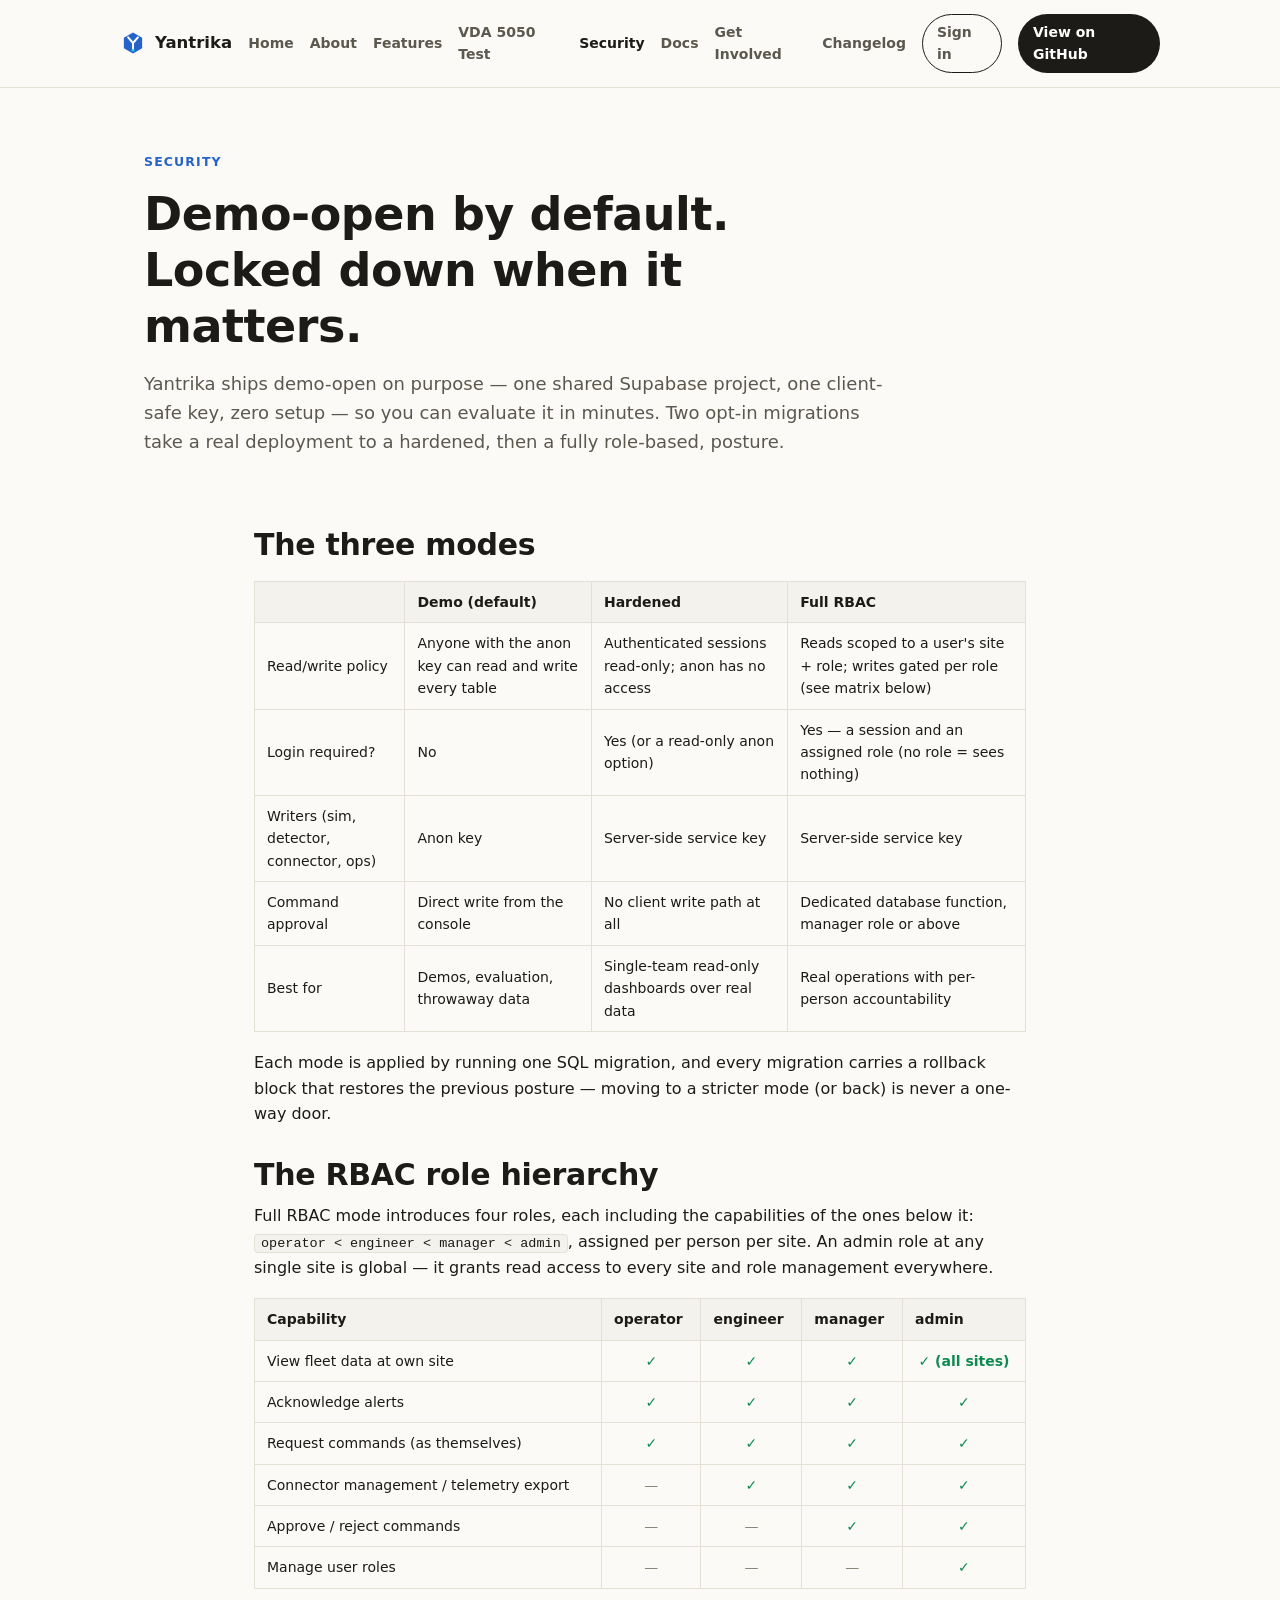
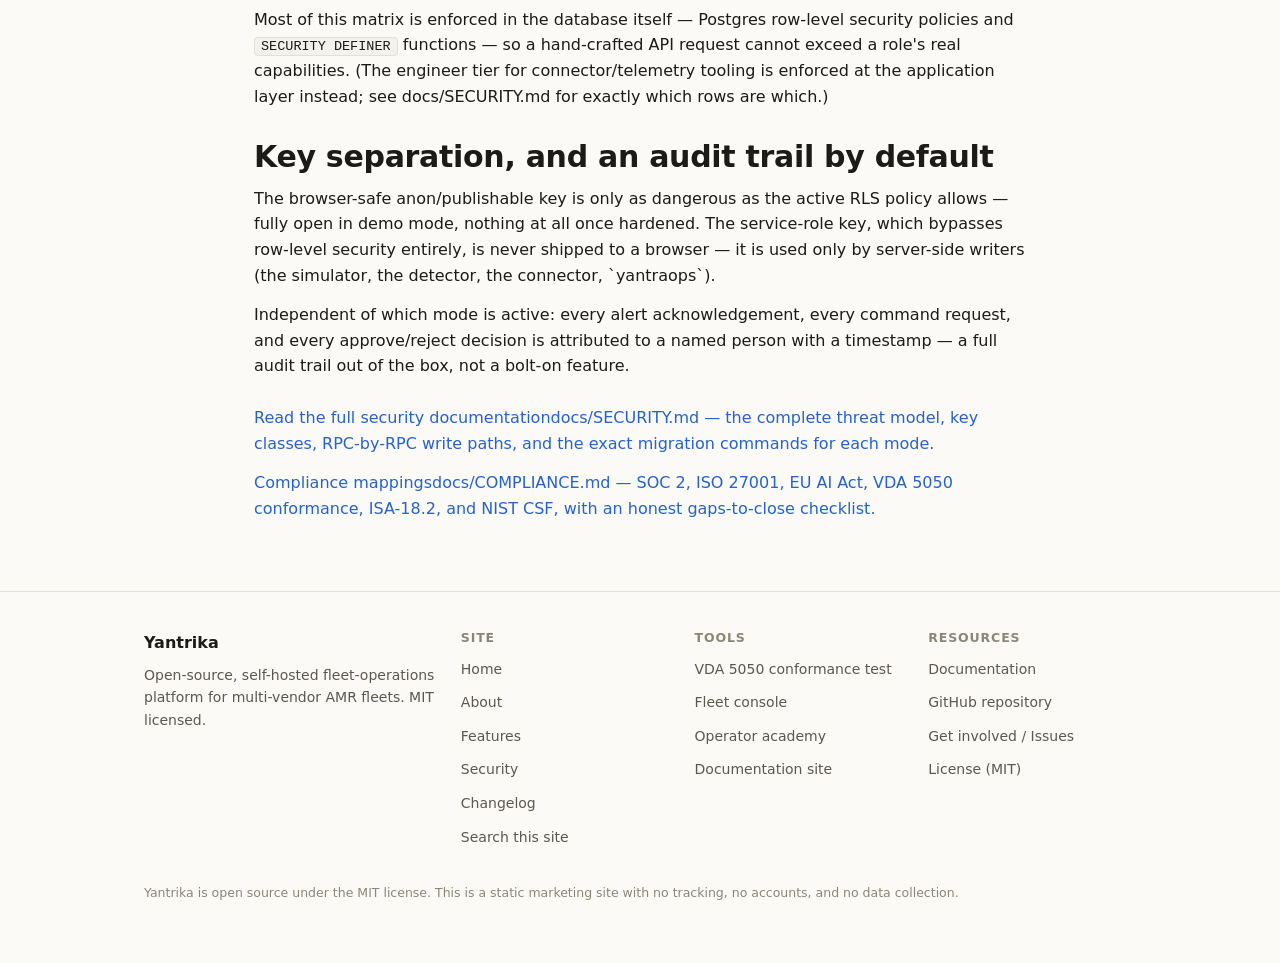
<file: marketing/security.html>
<!doctype html>
<!-- ================================================================
  Yantrika MARKETING SITE — Security & RBAC (summary; full detail
  lives in docs/SECURITY.md — this page does not duplicate that
  content, it summarizes and links out per the content brief).
  ================================================================ -->
<html lang="en">
<head>
<meta charset="UTF-8">
<meta name="viewport" content="width=device-width, initial-scale=1.0">
<title>Yantrika Security &amp; RBAC — Demo, Hardened, and Role-Based Modes</title>
<link rel="icon" href="/assets/brand/favicon.ico" sizes="any">
<link rel="icon" href="/assets/brand/icon-mark.svg" type="image/svg+xml">
<link rel="apple-touch-icon" href="/assets/brand/icon-180.png">
<meta name="description" content="How Yantrika secures a fleet deployment: three access-control modes, Postgres row-level security, service-role key separation, four-tier RBAC.">
<link rel="canonical" href="https://yantrika.ai/security.html">
<meta name="theme-color" content="#2563c9">
<meta property="og:site_name" content="Yantrika">
<meta property="og:title" content="Yantrika Security &amp; RBAC — Demo, Hardened, and Role-Based Modes">
<meta property="og:description" content="How Yantrika secures a production fleet deployment: three access-control modes, Postgres row-level security, service-role key separation, and a four-tier role hierarchy.">
<meta property="og:type" content="website">
<meta property="og:url" content="https://yantrika.ai/security.html">
<meta property="og:image" content="https://yantrika.ai/assets/og-yantrafleet.png">
<meta property="og:image:width" content="1200">
<meta property="og:image:height" content="630">
<meta property="og:image:alt" content="Yantrika - open-source AMR fleet operations, VDA 5050 v2.1, MIT licensed.">
<meta name="twitter:card" content="summary_large_image">
<meta name="twitter:title" content="Yantrika Security &amp; RBAC — Demo, Hardened, and Role-Based Modes">
<meta name="twitter:description" content="How Yantrika secures a fleet deployment: three access-control modes, Postgres row-level security, service-role key separation, four-tier RBAC.">
<meta name="twitter:image" content="https://yantrika.ai/assets/og-yantrafleet.png">
<link rel="stylesheet" href="assets/styles.css">
<script type="application/ld+json">
{
  "@context": "https://schema.org",
  "@type": "BreadcrumbList",
  "itemListElement": [
    { "@type": "ListItem", "position": 1, "name": "Yantrika", "item": "https://yantrika.ai/index.html" },
    { "@type": "ListItem", "position": 2, "name": "Security", "item": "https://yantrika.ai/security.html" }
  ]
}
</script>
</head>
<body>
<a class="skiplink" href="#main">Skip to content</a>

<header class="site">
  <div class="wrap bar">
    <a class="brand" href="index.html"><img class="mark" src="assets/brand/icon-mark.svg" alt="" width="26" height="26"> Yantrika</a>
    <button class="navtoggle" aria-expanded="false" aria-label="Toggle navigation">☰</button>
    <nav class="top">
      <a href="index.html">Home</a>
      <a href="about.html">About</a>
      <a href="features.html">Features</a>
      <a href="vda-5050-conformance-test.html">VDA 5050 Test</a>
      <a class="on" href="security.html">Security</a>
      <a href="docs.html">Docs</a>
      <a href="get-involved.html">Get Involved</a>
      <a href="changelog.html">Changelog</a>
      <a class="signin" href="/console/">Sign in</a>
      <a class="cta" href="https://github.com/punith-naga/yantrafleet">View on GitHub</a>
    </nav>
  </div>
</header>

<main id="main">

  <section class="hero" style="padding-bottom:20px">
    <div class="wrap">
      <p class="kicker">Security</p>
      <h1 style="max-width:22ch">Demo-open by default. Locked down when it matters.</h1>
      <p class="lede">Yantrika ships demo-open on purpose — one shared Supabase project, one client-safe key, zero setup — so you can evaluate it in minutes. Two opt-in migrations take a real deployment to a hardened, then a fully role-based, posture.</p>
    </div>
  </section>

  <section class="tight">
    <div class="wrap" style="max-width:820px">

      <h2>The three modes</h2>
      <div class="tbl-wrap">
        <table class="matrix">
          <thead>
            <tr><th></th><th>Demo (default)</th><th>Hardened</th><th>Full RBAC</th></tr>
          </thead>
          <tbody>
            <tr>
              <td>Read/write policy</td>
              <td>Anyone with the anon key can read and write every table</td>
              <td>Authenticated sessions read-only; anon has no access</td>
              <td>Reads scoped to a user's site + role; writes gated per role (see matrix below)</td>
            </tr>
            <tr>
              <td>Login required?</td>
              <td>No</td>
              <td>Yes (or a read-only anon option)</td>
              <td>Yes — a session and an assigned role (no role = sees nothing)</td>
            </tr>
            <tr>
              <td>Writers (sim, detector, connector, ops)</td>
              <td>Anon key</td>
              <td>Server-side service key</td>
              <td>Server-side service key</td>
            </tr>
            <tr>
              <td>Command approval</td>
              <td>Direct write from the console</td>
              <td>No client write path at all</td>
              <td>Dedicated database function, manager role or above</td>
            </tr>
            <tr>
              <td>Best for</td>
              <td>Demos, evaluation, throwaway data</td>
              <td>Single-team read-only dashboards over real data</td>
              <td>Real operations with per-person accountability</td>
            </tr>
          </tbody>
        </table>
      </div>
      <p>Each mode is applied by running one SQL migration, and every migration carries a rollback block that restores the previous posture — moving to a stricter mode (or back) is never a one-way door.</p>

      <h2 style="margin-top:30px" id="rbac-matrix">The RBAC role hierarchy</h2>
      <p>Full RBAC mode introduces four roles, each including the capabilities of the ones below it: <code>operator &lt; engineer &lt; manager &lt; admin</code>, assigned per person per site. An admin role at any single site is global — it grants read access to every site and role management everywhere.</p>
      <div class="tbl-wrap">
        <table class="matrix">
          <thead>
            <tr><th>Capability</th><th>operator</th><th>engineer</th><th>manager</th><th>admin</th></tr>
          </thead>
          <tbody>
            <tr><td>View fleet data at own site</td><td class="yes">✓</td><td class="yes">✓</td><td class="yes">✓</td><td class="yes">✓ (all sites)</td></tr>
            <tr><td>Acknowledge alerts</td><td class="yes">✓</td><td class="yes">✓</td><td class="yes">✓</td><td class="yes">✓</td></tr>
            <tr><td>Request commands (as themselves)</td><td class="yes">✓</td><td class="yes">✓</td><td class="yes">✓</td><td class="yes">✓</td></tr>
            <tr><td>Connector management / telemetry export</td><td class="no">—</td><td class="yes">✓</td><td class="yes">✓</td><td class="yes">✓</td></tr>
            <tr><td>Approve / reject commands</td><td class="no">—</td><td class="no">—</td><td class="yes">✓</td><td class="yes">✓</td></tr>
            <tr><td>Manage user roles</td><td class="no">—</td><td class="no">—</td><td class="no">—</td><td class="yes">✓</td></tr>
          </tbody>
        </table>
      </div>
      <p>Most of this matrix is enforced in the database itself — Postgres row-level security policies and <code>SECURITY DEFINER</code> functions — so a hand-crafted API request cannot exceed a role's real capabilities. (The engineer tier for connector/telemetry tooling is enforced at the application layer instead; see docs/SECURITY.md for exactly which rows are which.)</p>

      <h2 style="margin-top:30px">Key separation, and an audit trail by default</h2>
      <p>The browser-safe anon/publishable key is only as dangerous as the active RLS policy allows — fully open in demo mode, nothing at all once hardened. The service-role key, which bypasses row-level security entirely, is never shipped to a browser — it is used only by server-side writers (the simulator, the detector, the connector, `yantraops`).</p>
      <p>Independent of which mode is active: every alert acknowledgement, every command request, and every approve/reject decision is attributed to a named person with a timestamp — a full audit trail out of the box, not a bolt-on feature.</p>

      <p style="margin-top:26px"><a class="reslink" style="display:block" href="/docs/SECURITY.md">Read the full security documentation<span class="desc">docs/SECURITY.md — the complete threat model, key classes, RPC-by-RPC write paths, and the exact migration commands for each mode.</span></a></p>
      <p><a class="reslink" style="display:block" href="/docs/COMPLIANCE.md">Compliance mappings<span class="desc">docs/COMPLIANCE.md — SOC 2, ISO 27001, EU AI Act, VDA 5050 conformance, ISA-18.2, and NIST CSF, with an honest gaps-to-close checklist.</span></a></p>
    </div>
  </section>

</main>

<footer class="site">
  <div class="wrap">
    <div class="cols">
      <div>
        <div class="fbrand">Yantrika</div>
        <p style="color:var(--muted);font-size:14px;max-width:38ch">Open-source, self-hosted fleet-operations platform for multi-vendor AMR fleets. MIT licensed.</p>
      </div>
      <div>
        <h4>Site</h4>
        <ul>
          <li><a href="index.html">Home</a></li>
          <li><a href="about.html">About</a></li>
          <li><a href="features.html">Features</a></li>
          <li><a href="security.html">Security</a></li>
          <li><a href="changelog.html">Changelog</a></li>
          <li><a href="search.html">Search this site</a></li>
        </ul>
      </div>
      <div>
        <h4>Tools</h4>
        <ul>
          <li><a href="vda-5050-conformance-test.html">VDA 5050 conformance test</a></li>
          <li><a href="/console/">Fleet console</a></li>
          <li><a href="/academy/">Operator academy</a></li>
          <li><a href="/docs/">Documentation site</a></li>
        </ul>
      </div>
      <div>
        <h4>Resources</h4>
        <ul>
          <li><a href="docs.html">Documentation</a></li>
          <li><a href="https://github.com/punith-naga/yantrafleet">GitHub repository</a></li>
          <li><a href="get-involved.html">Get involved / Issues</a></li>
          <li><a href="https://github.com/punith-naga/yantrafleet/blob/main/LICENSE">License (MIT)</a></li>
        </ul>
      </div>
    </div>
    <p class="fine">Yantrika is open source under the MIT license. This is a static marketing site with no tracking, no accounts, and no data collection.</p>
  </div>
</footer>

<script src="assets/main.js"></script>
</body>
</html>
</file>
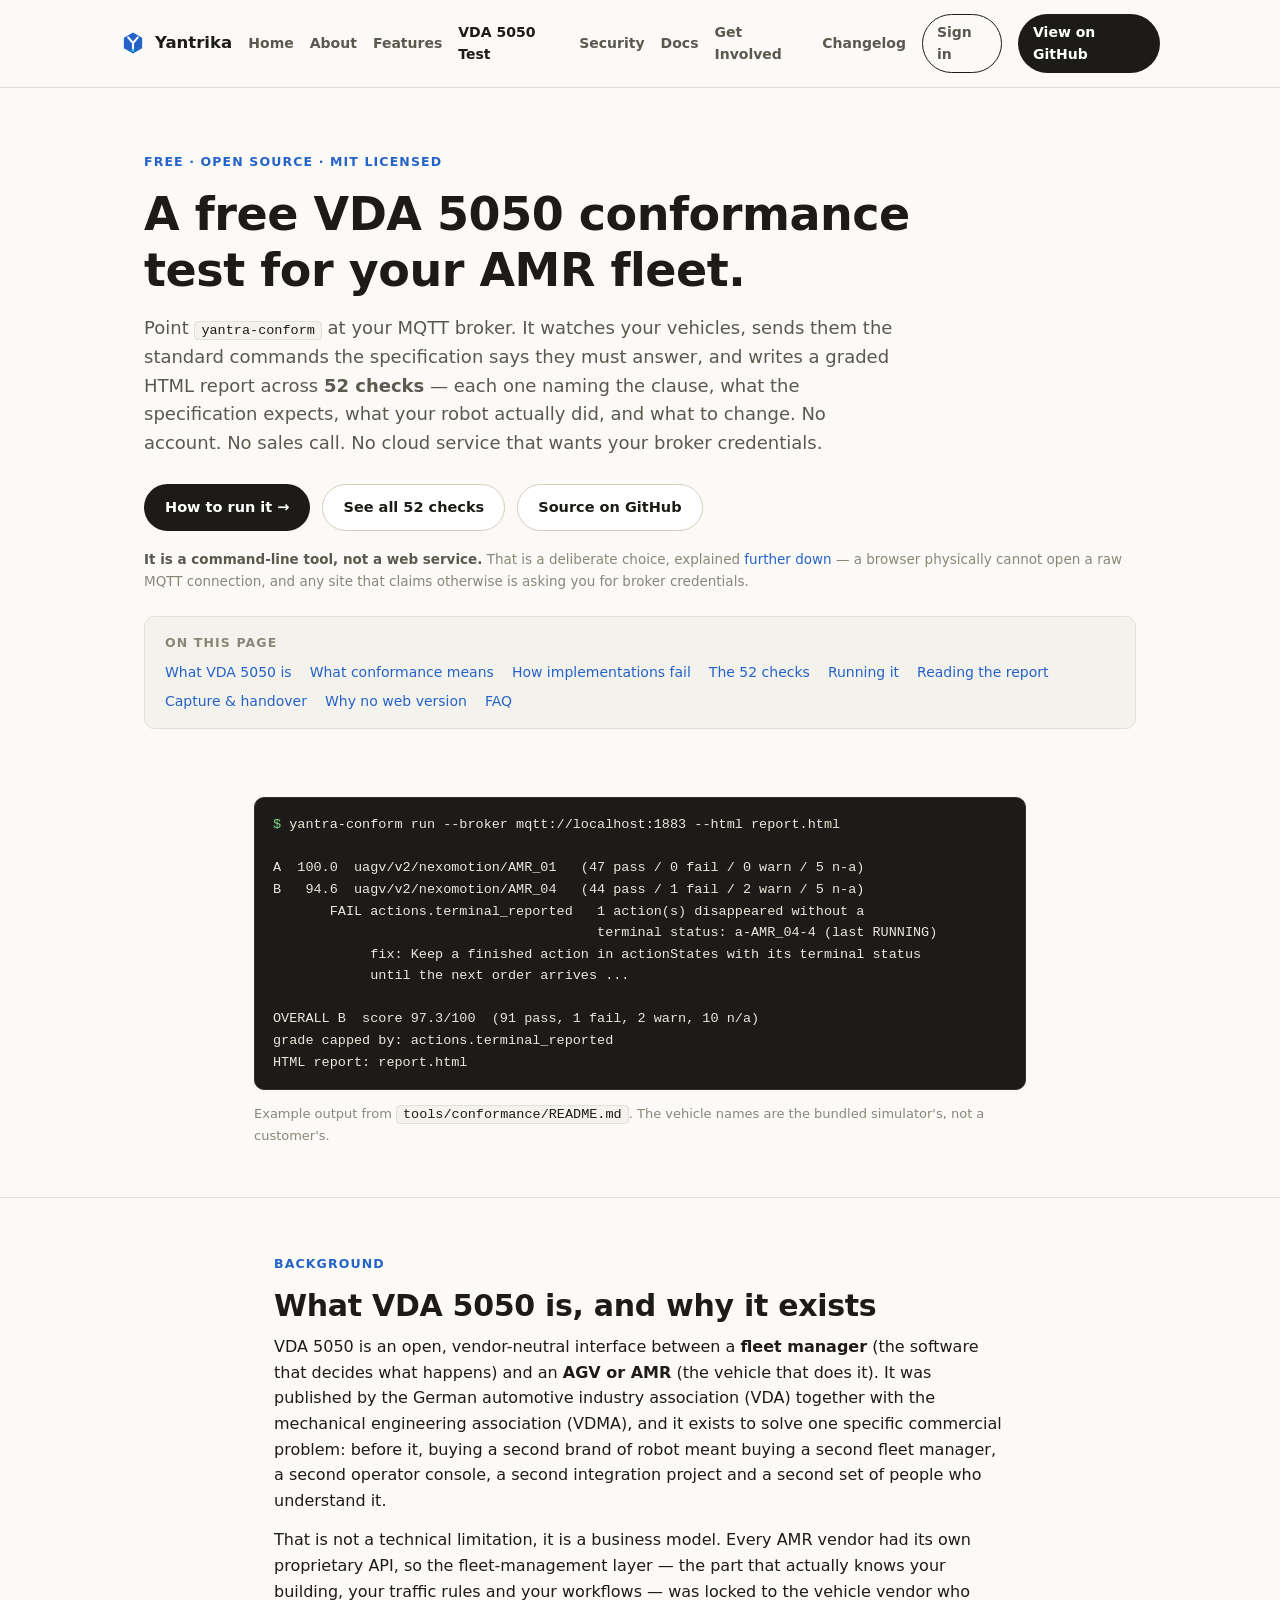
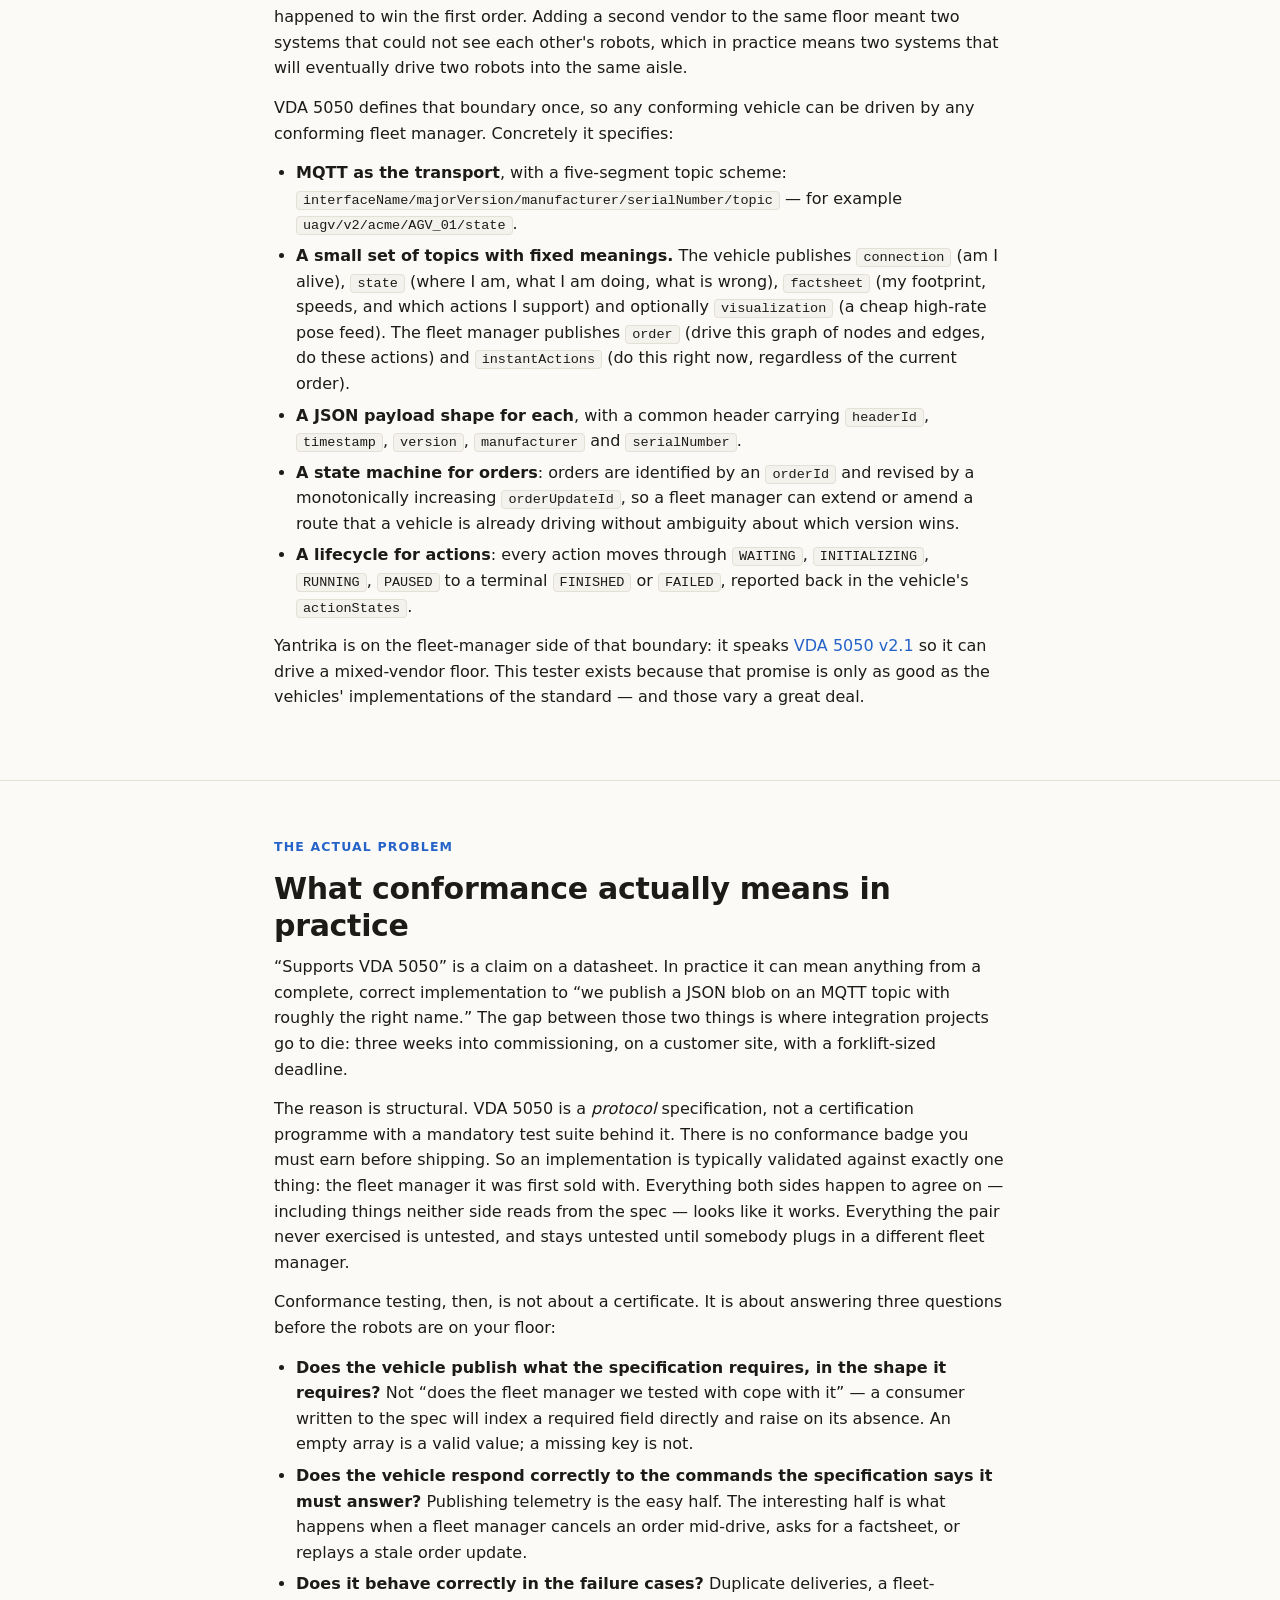
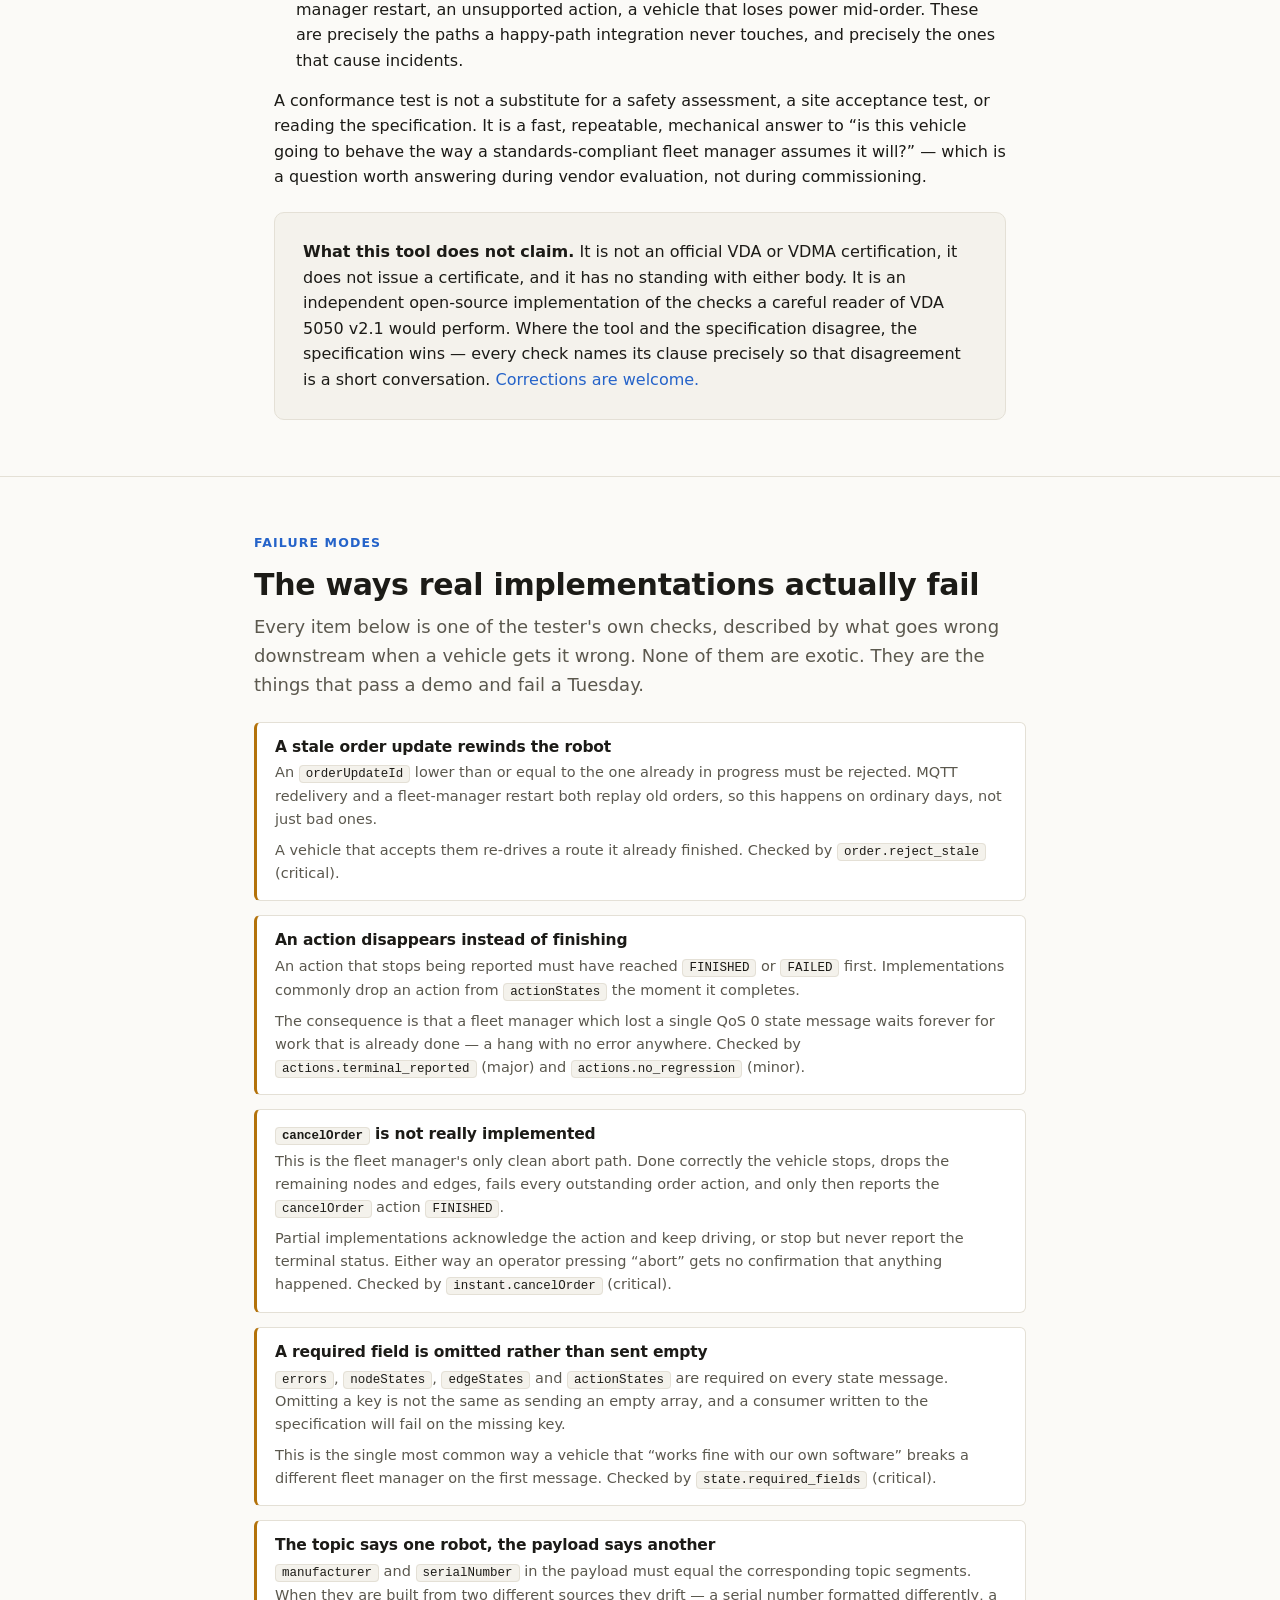
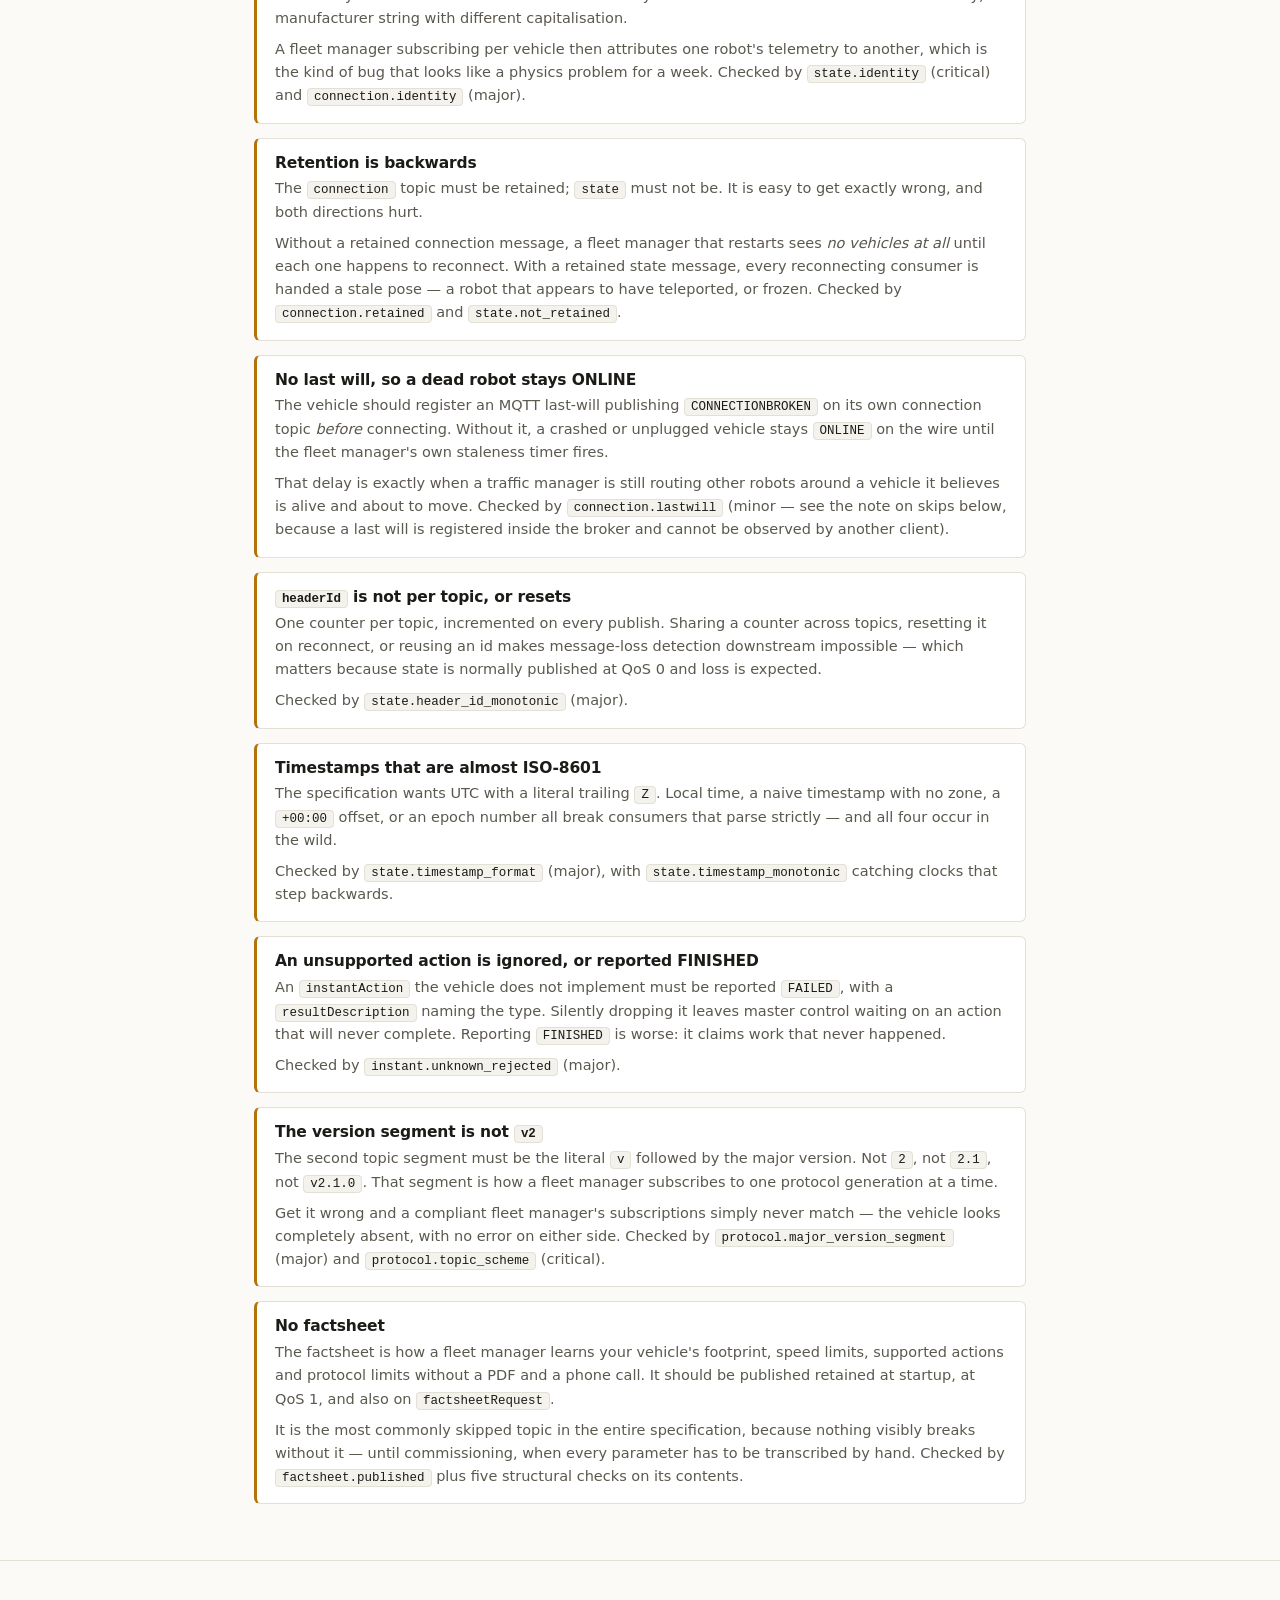
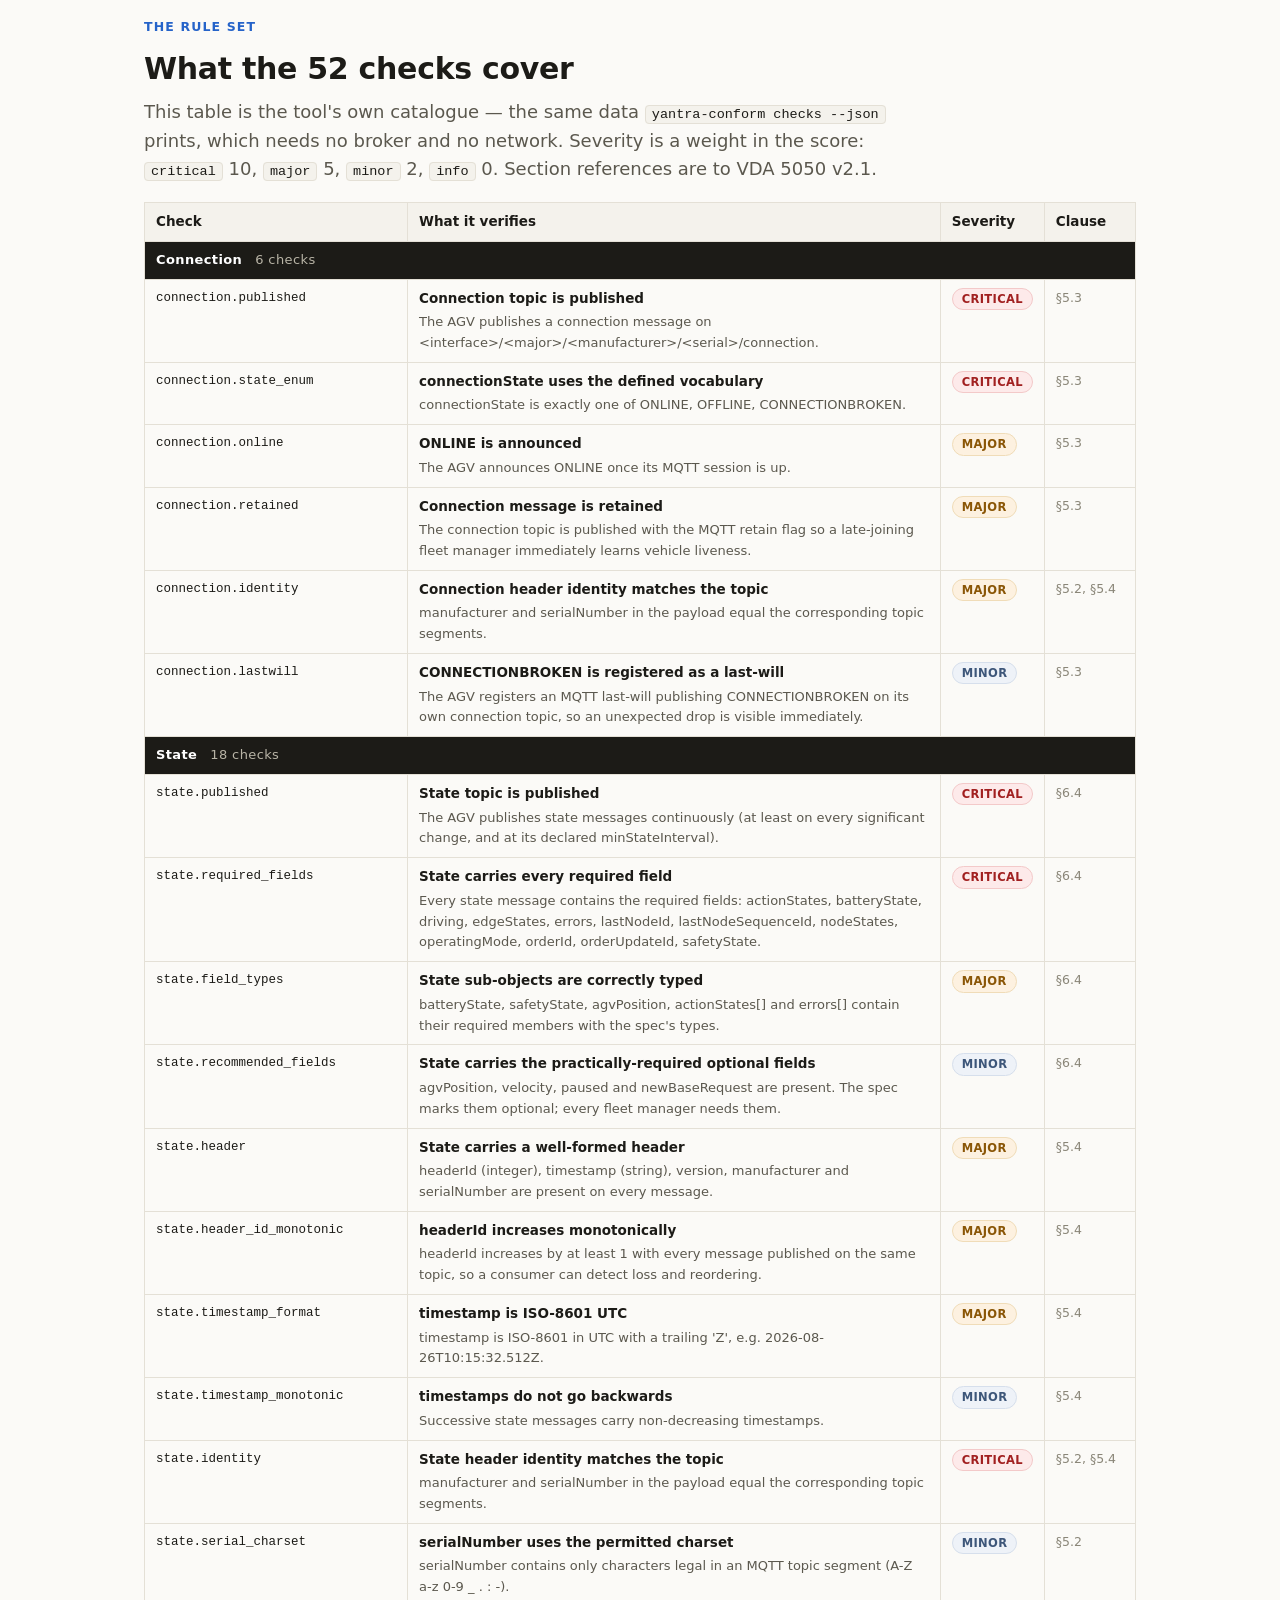
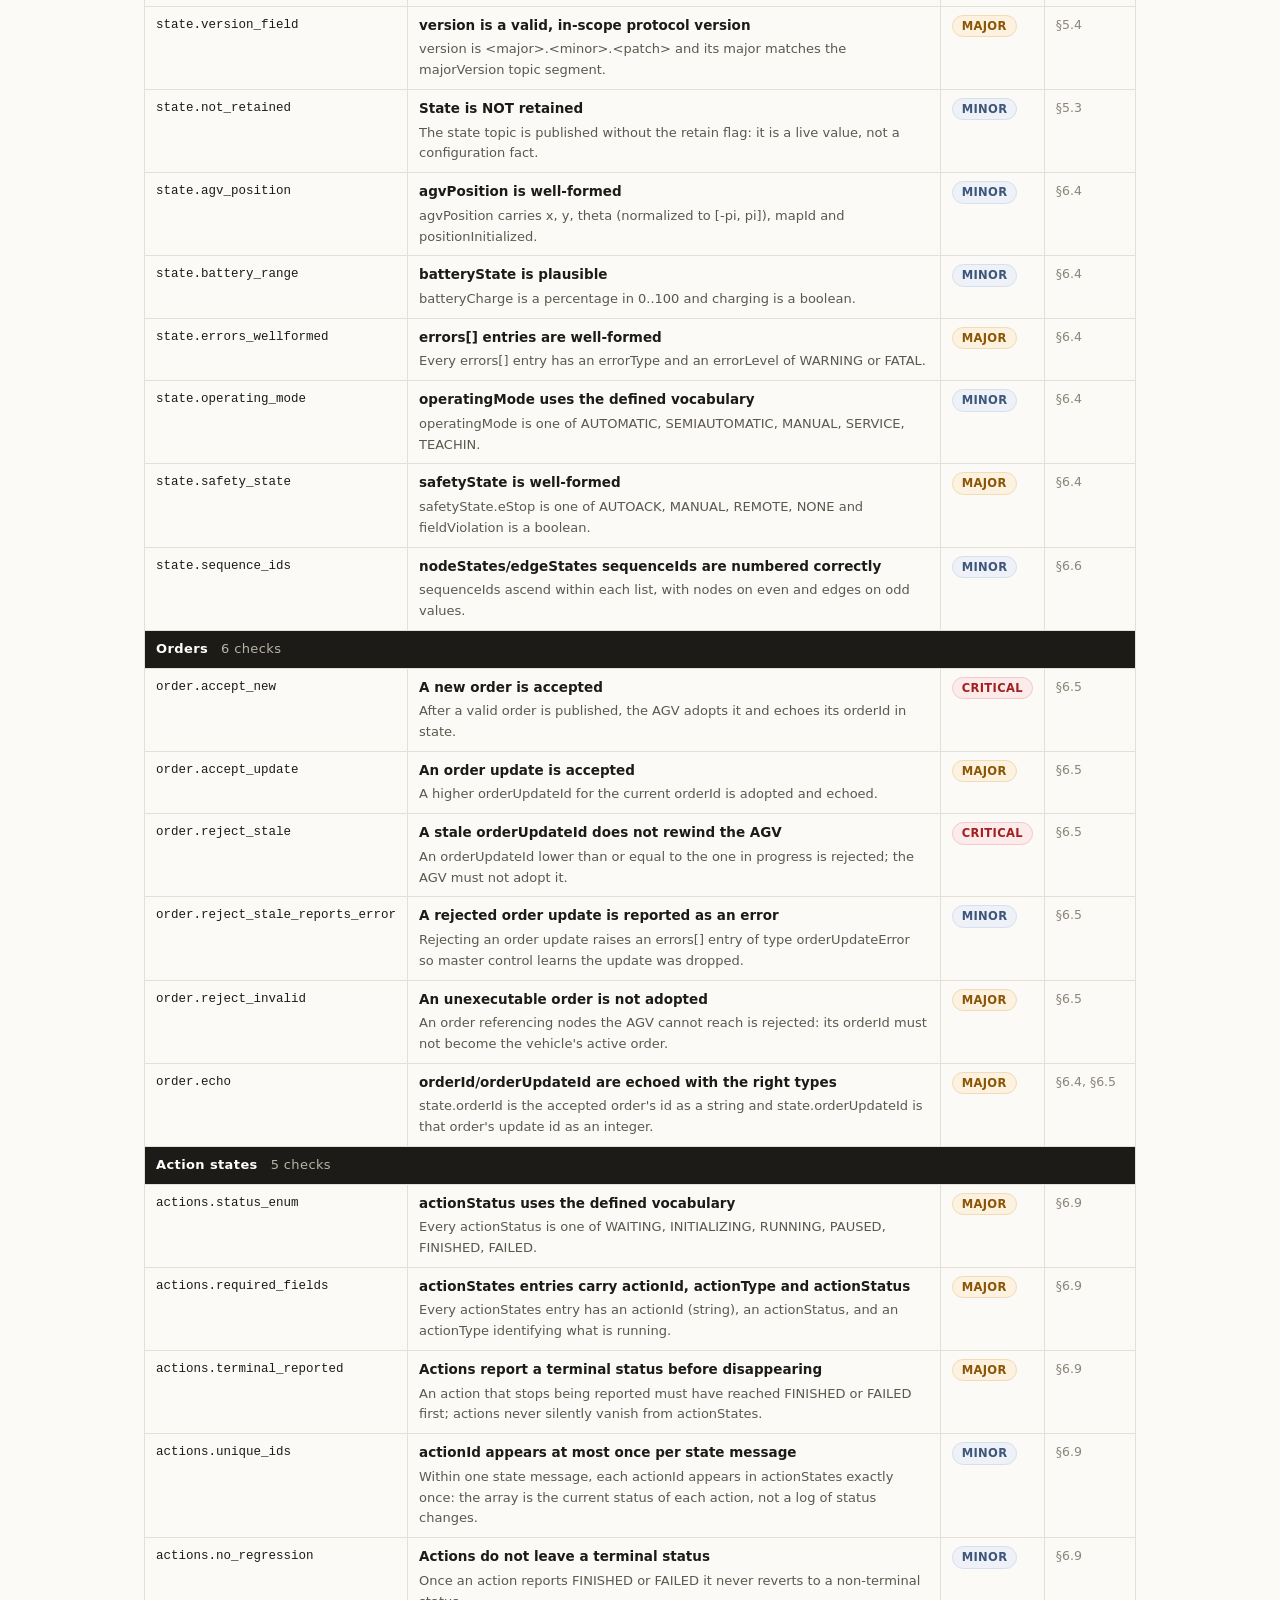
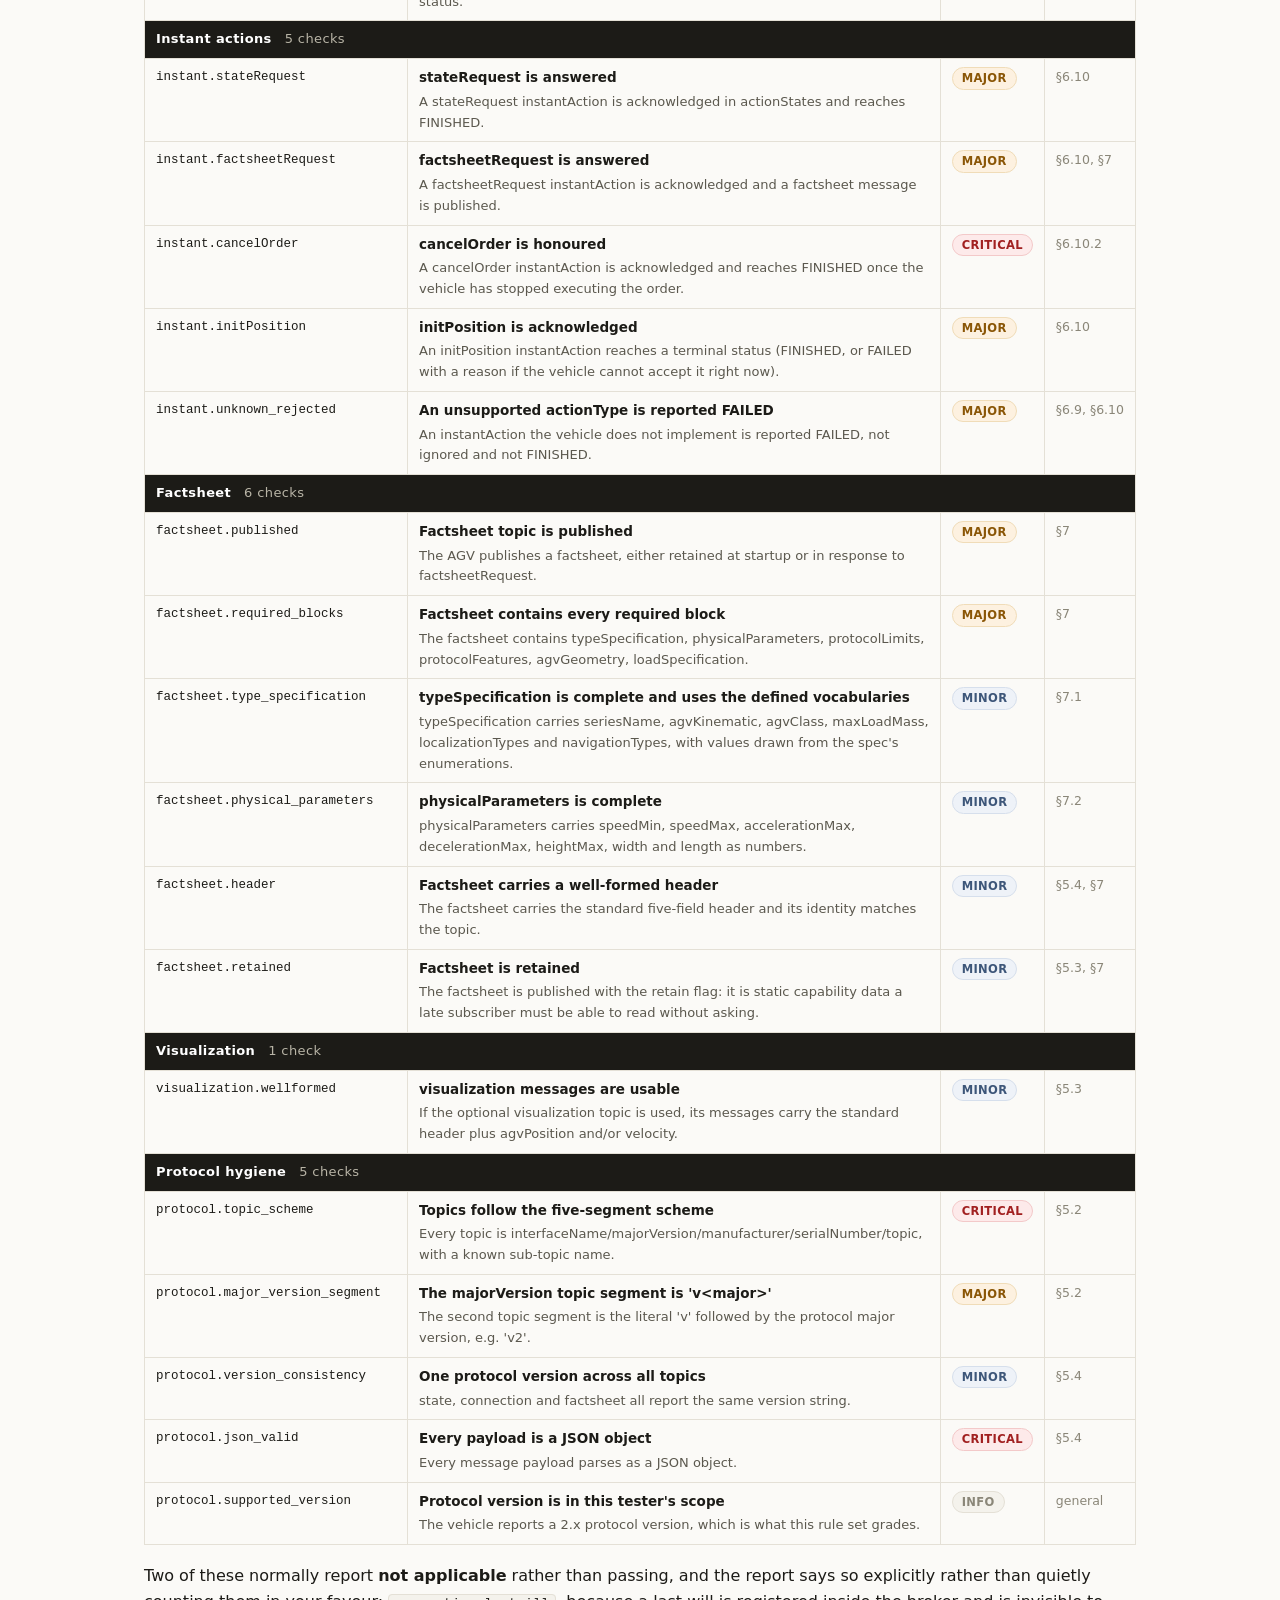
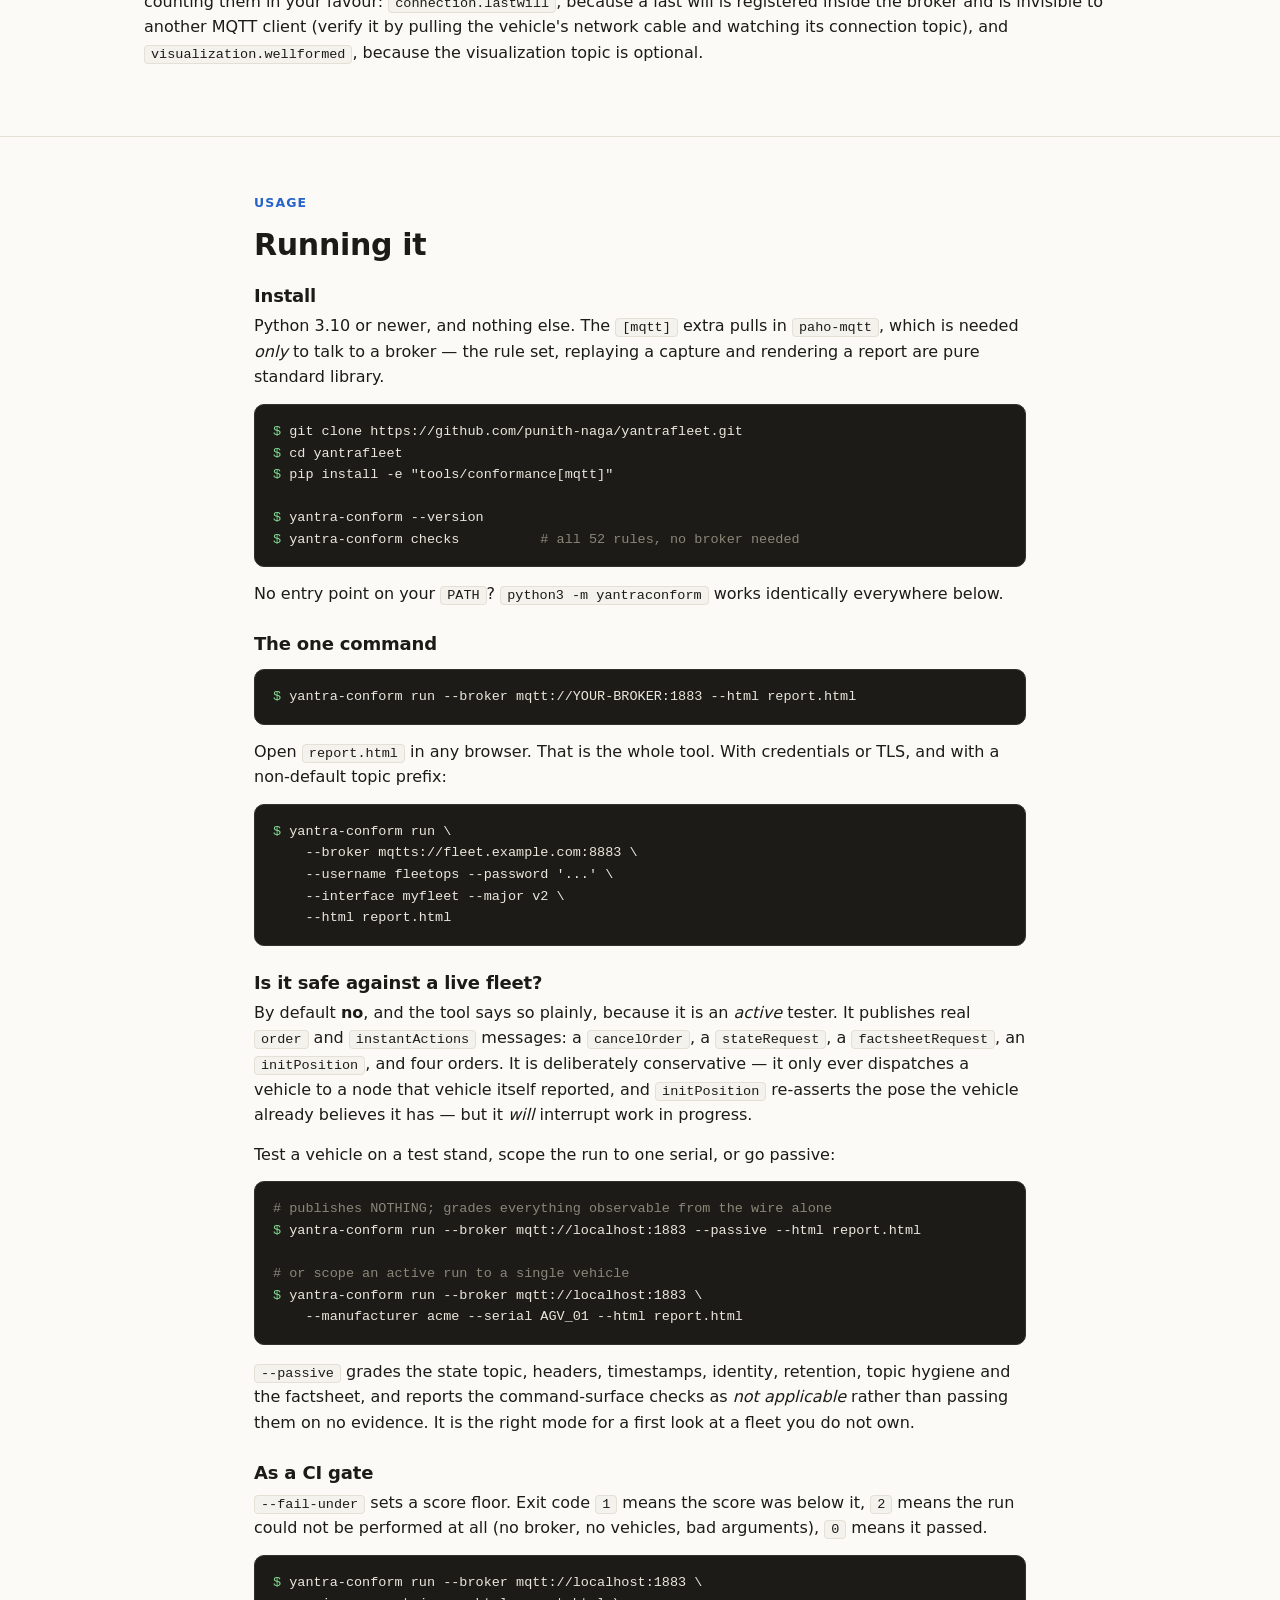
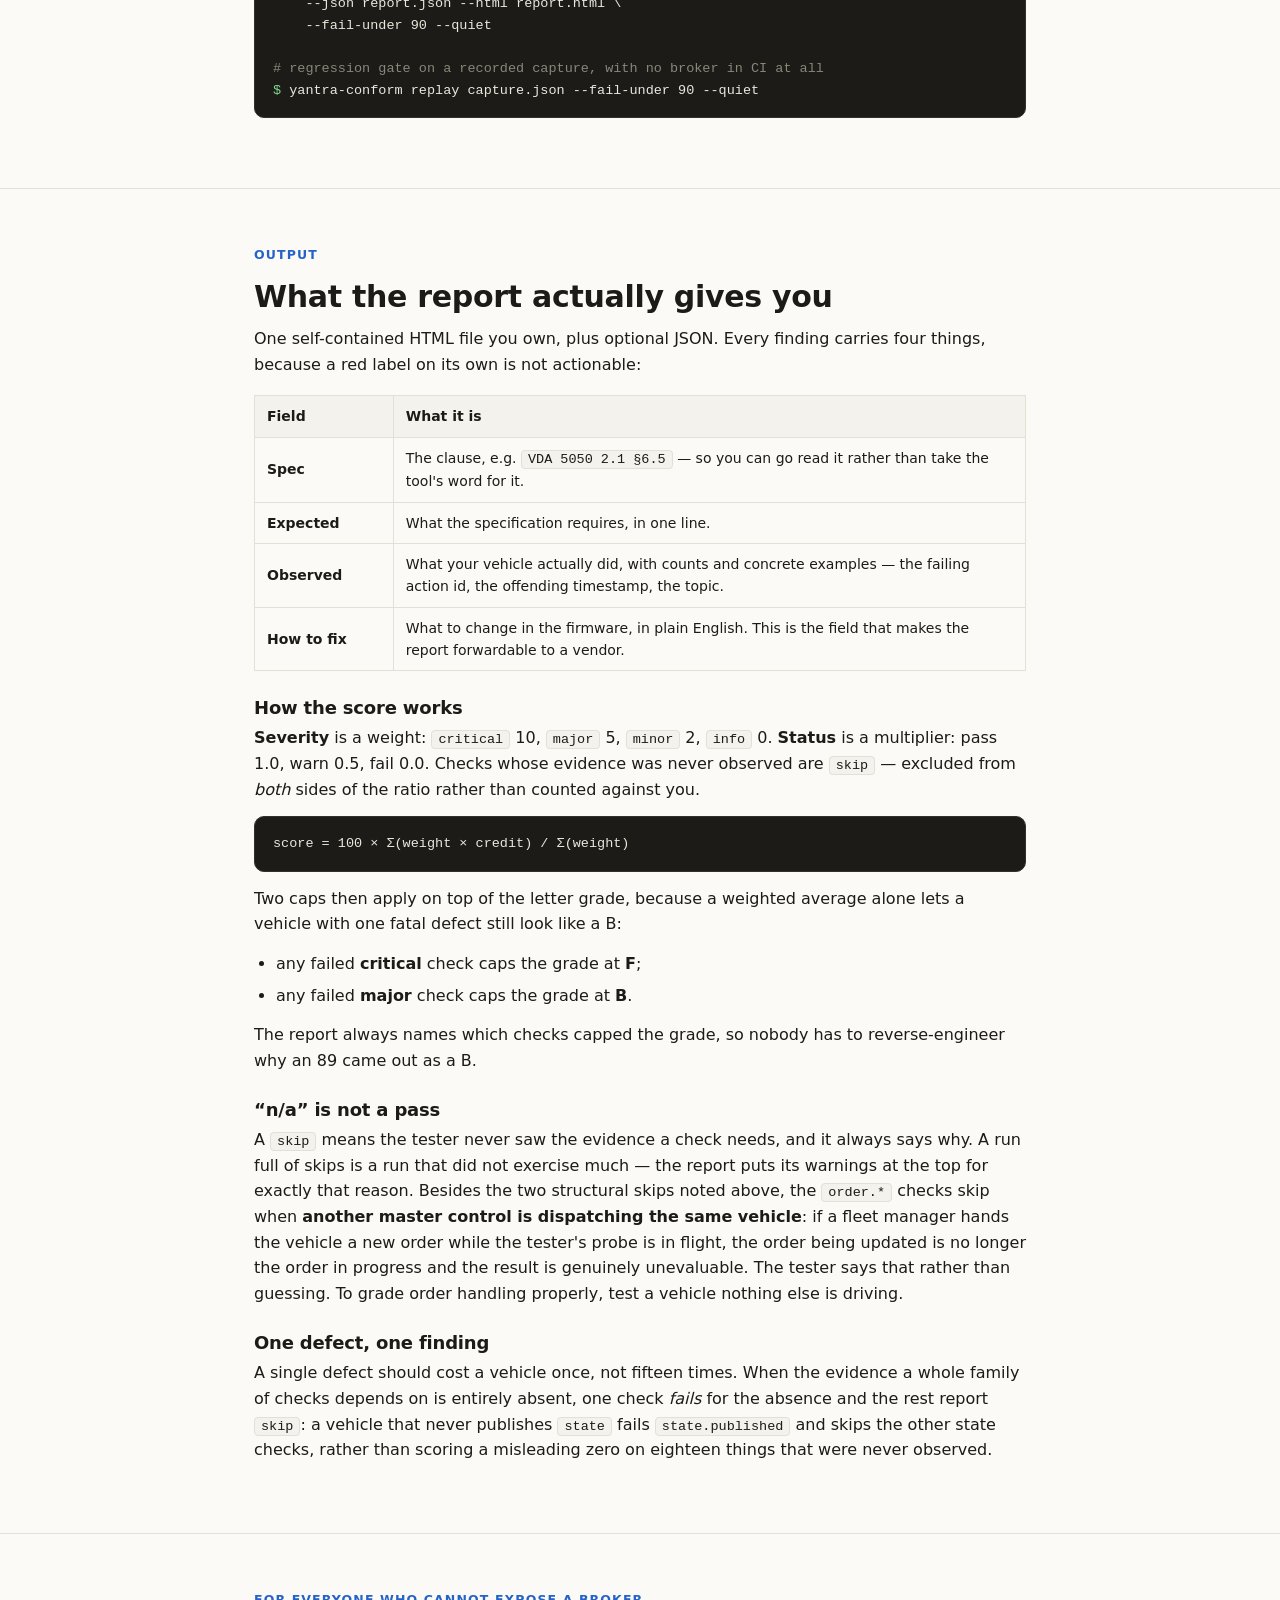
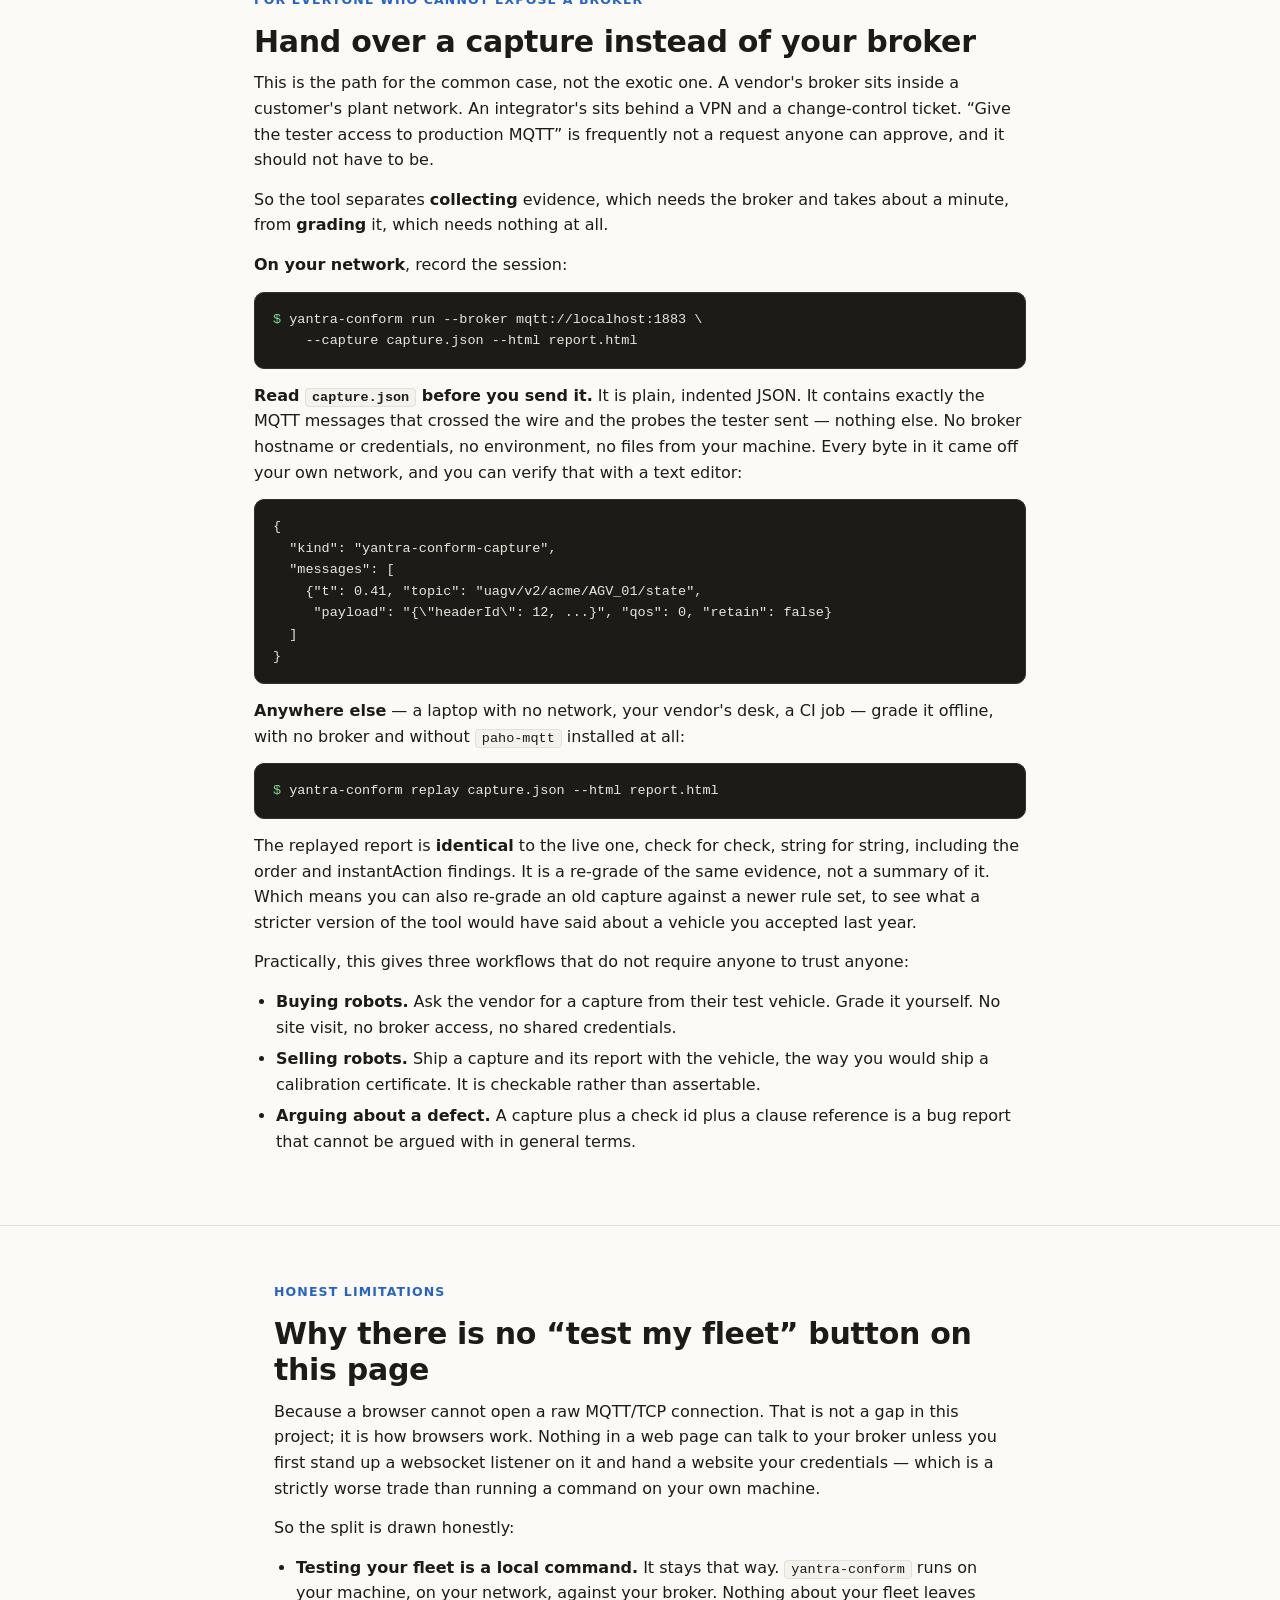
<file: marketing/vda-5050-conformance-test.html>
<!doctype html>
<!-- ================================================================
  Yantrika MARKETING SITE — VDA 5050 conformance tester
  ================================================================
  THIS FILENAME IS LOAD-BEARING. Every HTML report that
  `yantra-conform` generates hard-codes a footer link to
  <domain>/vda-5050-conformance-test.html (see
  tools/conformance/yantraconform/report_html.py, TOOL_URL). Renaming
  this file breaks that link in every report already sitting in
  somebody's inbox. Both deploy validate.sh scripts pin the name.

  PLACEHOLDERS TO REPLACE BEFORE GOING LIVE (see marketing/README.md
  for the complete per-file list):
    - https://yantrika.ai  → your real domain
    - https://github.com/punith-naga/yantrafleet → your repo

  SOURCING. The 52-row catalogue table below is a rendering of the
  tool's own rule set, i.e. the output of `yantra-conform checks
  --json` (tools/conformance/yantraconform/checks.py). Check ids,
  titles, "expected" lines, severities and clause references are
  copied from there rather than written by hand, so the page cannot
  drift from the tool. Everything else on this page is sourced from
  tools/conformance/README.md and the checks' own remediation text.
  No customer names, no adoption statistics, no benchmark claims —
  the project has none of those.
  ================================================================ -->
<html lang="en">
<head>
<meta charset="UTF-8">
<meta name="viewport" content="width=device-width, initial-scale=1.0">
<title>Free VDA 5050 Conformance Test — Grade Your AMR Fleet in 52 Checks</title>
<link rel="icon" href="/assets/brand/favicon.ico" sizes="any">
<link rel="icon" href="/assets/brand/icon-mark.svg" type="image/svg+xml">
<link rel="apple-touch-icon" href="/assets/brand/icon-180.png">
<meta name="description" content="Free open-source VDA 5050 v2.1 conformance tester. 52 checks, a graded HTML report naming the clause, the evidence and the fix. No account, no sales call.">
<link rel="canonical" href="https://yantrika.ai/vda-5050-conformance-test.html">
<meta name="theme-color" content="#2563c9">
<meta property="og:site_name" content="Yantrika">
<meta property="og:title" content="Free VDA 5050 Conformance Test — Grade Your AMR Fleet in 52 Checks">
<meta property="og:description" content="Open-source VDA 5050 v2.1 conformance tester. Point it at your MQTT broker, get a graded HTML report across 52 checks with the clause, the evidence and the fix. No account, no sales call.">
<meta property="og:type" content="website">
<meta property="og:url" content="https://yantrika.ai/vda-5050-conformance-test.html">
<meta property="og:image" content="https://yantrika.ai/assets/og-vda-5050-conformance.png">
<meta property="og:image:width" content="1200">
<meta property="og:image:height" content="630">
<meta property="og:image:alt" content="yantra-conform — a free VDA 5050 v2.1 conformance tester, 52 checks, MIT licensed.">
<meta name="twitter:card" content="summary_large_image">
<meta name="twitter:title" content="Free VDA 5050 Conformance Test — 52 Checks, Graded HTML Report">
<meta name="twitter:description" content="Free open-source VDA 5050 v2.1 conformance tester. 52 checks, a graded HTML report naming the clause, the evidence and the fix. No account, no sales call.">
<meta name="twitter:image" content="https://yantrika.ai/assets/og-vda-5050-conformance.png">
<link rel="stylesheet" href="assets/styles.css">
<script type="application/ld+json">
{
  "@context": "https://schema.org",
  "@graph": [
    {
      "@type": "SoftwareApplication",
      "@id": "https://yantrika.ai/vda-5050-conformance-test.html#tool",
      "name": "yantra-conform",
      "alternateName": "Yantrika VDA 5050 conformance tester",
      "applicationCategory": "DeveloperApplication",
      "applicationSubCategory": "Protocol conformance testing",
      "operatingSystem": "Linux, macOS, Windows (Python 3.10+)",
      "license": "https://opensource.org/licenses/MIT",
      "isAccessibleForFree": true,
      "codeRepository": "https://github.com/punith-naga/yantrafleet",
      "url": "https://yantrika.ai/vda-5050-conformance-test.html",
      "description": "A free, open-source command-line conformance tester for VDA 5050 v2.1. It observes an AMR fleet over MQTT, sends the standard commands the specification requires a vehicle to answer, and produces a graded HTML report across 52 checks naming the clause, the expectation, the observed behaviour and the fix.",
      "softwareRequirements": "Python 3.10 or newer; paho-mqtt only to talk to a broker",
      "isPartOf": { "@id": "https://yantrika.ai/#software" },
      "offers": { "@type": "Offer", "price": "0", "priceCurrency": "USD" }
    },
    {
      "@type": "FAQPage",
      "@id": "https://yantrika.ai/vda-5050-conformance-test.html#faq",
      "mainEntity": [
        {
          "@type": "Question",
          "name": "Is the VDA 5050 conformance test really free?",
          "acceptedAnswer": {
            "@type": "Answer",
            "text": "Yes. It is MIT-licensed open-source software that ships inside the Yantrika repository. There is no account, no trial, no quota, no watermark on the report and no sales call. You can read every rule it applies in the source."
          }
        },
        {
          "@type": "Question",
          "name": "Can I test my robots from a web browser?",
          "acceptedAnswer": {
            "@type": "Answer",
            "text": "No, and no honest tool can. A browser cannot open a raw MQTT/TCP connection, so any web-based tester would need you to stand up a websocket listener and hand a website your broker credentials. yantra-conform is a command-line tool that runs on your machine, on your network, against your broker. Nothing leaves your network unless you choose to send someone the report."
          }
        },
        {
          "@type": "Question",
          "name": "Is it safe to run against a production fleet?",
          "acceptedAnswer": {
            "@type": "Answer",
            "text": "Not by default, and the tool says so plainly. It is an active tester: it publishes real order and instantActions messages, including a cancelOrder, so it will interrupt work in progress. Run it against a vehicle on a test stand, or use --passive, which publishes nothing at all and grades everything observable from the wire, reporting the command-surface checks as not applicable rather than passing them on no evidence."
          }
        },
        {
          "@type": "Question",
          "name": "What if I cannot give an outside party access to my MQTT broker?",
          "acceptedAnswer": {
            "@type": "Answer",
            "text": "Record a capture instead. Running with --capture writes a plain, indented JSON file containing exactly the MQTT messages that crossed the wire and the probes the tester sent. You can read it before you send it. Anyone can then run yantra-conform replay capture.json with no broker and without paho-mqtt installed, and get a report identical to the live one, check for check."
          }
        },
        {
          "@type": "Question",
          "name": "Which version of VDA 5050 does it grade?",
          "acceptedAnswer": {
            "@type": "Answer",
            "text": "VDA 5050 version 2.1. The 52 checks cover connection, state, orders, action states, instant actions, the factsheet, the visualization topic and protocol hygiene, and each one names the clause it comes from so a disagreement with the specification is a short conversation rather than an argument."
          }
        },
        {
          "@type": "Question",
          "name": "Can I use it as a CI gate?",
          "acceptedAnswer": {
            "@type": "Answer",
            "text": "Yes. Add --fail-under to set a score floor and --quiet to keep the output short. Exit code 0 means the run passed the floor, 1 means the score was below it, and 2 means the run could not be performed at all. Because replay needs no broker, you can also gate on a recorded capture in a CI job that has no MQTT access."
          }
        }
      ]
    },
    {
      "@type": "BreadcrumbList",
      "itemListElement": [
        { "@type": "ListItem", "position": 1, "name": "Yantrika", "item": "https://yantrika.ai/index.html" },
        { "@type": "ListItem", "position": 2, "name": "VDA 5050 conformance test", "item": "https://yantrika.ai/vda-5050-conformance-test.html" }
      ]
    }
  ]
}
</script>
</head>
<body>
<a class="skiplink" href="#main">Skip to content</a>

<header class="site">
  <div class="wrap bar">
    <a class="brand" href="index.html"><img class="mark" src="assets/brand/icon-mark.svg" alt="" width="26" height="26"> Yantrika</a>
    <button class="navtoggle" aria-expanded="false" aria-label="Toggle navigation">&#9776;</button>
    <nav class="top">
      <a href="index.html">Home</a>
      <a href="about.html">About</a>
      <a href="features.html">Features</a>
      <a class="on" href="vda-5050-conformance-test.html">VDA 5050 Test</a>
      <a href="security.html">Security</a>
      <a href="docs.html">Docs</a>
      <a href="get-involved.html">Get Involved</a>
      <a href="changelog.html">Changelog</a>
      <a class="signin" href="/console/">Sign in</a>
      <a class="cta" href="https://github.com/punith-naga/yantrafleet">View on GitHub</a>
    </nav>
  </div>
</header>

<main id="main">

  <section class="hero" style="padding-bottom:18px">
    <div class="wrap">
      <p class="kicker">Free &middot; Open source &middot; MIT licensed</p>
      <h1 style="max-width:24ch">A free VDA 5050 conformance test for your AMR fleet.</h1>
      <p class="lede">Point <code>yantra-conform</code> at your MQTT broker. It watches your vehicles, sends them the standard commands the specification says they must answer, and writes a graded HTML report across <strong>52 checks</strong> &mdash; each one naming the clause, what the specification expects, what your robot actually did, and what to change. No account. No sales call. No cloud service that wants your broker credentials.</p>

      <div class="actions">
        <a class="btn primary" href="#run">How to run it &rarr;</a>
        <a class="btn secondary" href="#checks">See all 52 checks</a>
        <a class="btn secondary" href="https://github.com/punith-naga/yantrafleet/tree/main/tools/conformance">Source on GitHub</a>
      </div>

      <p class="proofline"><strong>It is a command-line tool, not a web service.</strong> That is a deliberate choice, explained <a href="#no-web-version">further down</a> &mdash; a browser physically cannot open a raw MQTT connection, and any site that claims otherwise is asking you for broker credentials.</p>

      <div class="toc">
        <p>On this page</p>
        <ul>
          <li><a href="#what-is-vda-5050">What VDA 5050 is</a></li>
          <li><a href="#what-conformance-means">What conformance means</a></li>
          <li><a href="#how-they-fail">How implementations fail</a></li>
          <li><a href="#checks">The 52 checks</a></li>
          <li><a href="#run">Running it</a></li>
          <li><a href="#report">Reading the report</a></li>
          <li><a href="#capture">Capture &amp; handover</a></li>
          <li><a href="#no-web-version">Why no web version</a></li>
          <li><a href="#faq">FAQ</a></li>
        </ul>
      </div>
    </div>
  </section>

  <section class="tight">
    <div class="wrap" style="max-width:820px">
      <pre><code><span class="dollar">$</span> yantra-conform run --broker mqtt://localhost:1883 --html report.html

A  100.0  uagv/v2/nexomotion/AMR_01   (47 pass / 0 fail / 0 warn / 5 n-a)
B   94.6  uagv/v2/nexomotion/AMR_04   (44 pass / 1 fail / 2 warn / 5 n-a)
       FAIL actions.terminal_reported   1 action(s) disappeared without a
                                        terminal status: a-AMR_04-4 (last RUNNING)
            fix: Keep a finished action in actionStates with its terminal status
            until the next order arrives ...

OVERALL B  score 97.3/100  (91 pass, 1 fail, 2 warn, 10 n/a)
grade capped by: actions.terminal_reported
HTML report: report.html</code></pre>
      <p class="platnote" style="font-size:13px;color:var(--dim)">Example output from <code>tools/conformance/README.md</code>. The vehicle names are the bundled simulator's, not a customer's.</p>
    </div>
  </section>

  <hr class="rule">

  <!-- ================= WHAT VDA 5050 IS ================= -->
  <section>
    <div class="wrap" style="max-width:780px">
      <p class="kicker">Background</p>
      <h2 id="what-is-vda-5050">What VDA 5050 is, and why it exists</h2>

      <p>VDA 5050 is an open, vendor-neutral interface between a <strong>fleet manager</strong> (the software that decides what happens) and an <strong>AGV or AMR</strong> (the vehicle that does it). It was published by the German automotive industry association (VDA) together with the mechanical engineering association (VDMA), and it exists to solve one specific commercial problem: before it, buying a second brand of robot meant buying a second fleet manager, a second operator console, a second integration project and a second set of people who understand it.</p>

      <p>That is not a technical limitation, it is a business model. Every AMR vendor had its own proprietary API, so the fleet-management layer &mdash; the part that actually knows your building, your traffic rules and your workflows &mdash; was locked to the vehicle vendor who happened to win the first order. Adding a second vendor to the same floor meant two systems that could not see each other's robots, which in practice means two systems that will eventually drive two robots into the same aisle.</p>

      <p>VDA 5050 defines that boundary once, so any conforming vehicle can be driven by any conforming fleet manager. Concretely it specifies:</p>

      <ul>
        <li><strong>MQTT as the transport</strong>, with a five-segment topic scheme: <code>interfaceName/majorVersion/manufacturer/serialNumber/topic</code> &mdash; for example <code>uagv/v2/acme/AGV_01/state</code>.</li>
        <li><strong>A small set of topics with fixed meanings.</strong> The vehicle publishes <code>connection</code> (am I alive), <code>state</code> (where I am, what I am doing, what is wrong), <code>factsheet</code> (my footprint, speeds, and which actions I support) and optionally <code>visualization</code> (a cheap high-rate pose feed). The fleet manager publishes <code>order</code> (drive this graph of nodes and edges, do these actions) and <code>instantActions</code> (do this right now, regardless of the current order).</li>
        <li><strong>A JSON payload shape for each</strong>, with a common header carrying <code>headerId</code>, <code>timestamp</code>, <code>version</code>, <code>manufacturer</code> and <code>serialNumber</code>.</li>
        <li><strong>A state machine for orders</strong>: orders are identified by an <code>orderId</code> and revised by a monotonically increasing <code>orderUpdateId</code>, so a fleet manager can extend or amend a route that a vehicle is already driving without ambiguity about which version wins.</li>
        <li><strong>A lifecycle for actions</strong>: every action moves through <code>WAITING</code>, <code>INITIALIZING</code>, <code>RUNNING</code>, <code>PAUSED</code> to a terminal <code>FINISHED</code> or <code>FAILED</code>, reported back in the vehicle's <code>actionStates</code>.</li>
      </ul>

      <p>Yantrika is on the fleet-manager side of that boundary: it speaks <a href="features.html">VDA 5050 v2.1</a> so it can drive a mixed-vendor floor. This tester exists because that promise is only as good as the vehicles' implementations of the standard &mdash; and those vary a great deal.</p>
    </div>
  </section>

  <hr class="rule">

  <!-- ================= WHAT CONFORMANCE MEANS ================= -->
  <section>
    <div class="wrap" style="max-width:780px">
      <p class="kicker">The actual problem</p>
      <h2 id="what-conformance-means">What conformance actually means in practice</h2>

      <p>&ldquo;Supports VDA 5050&rdquo; is a claim on a datasheet. In practice it can mean anything from a complete, correct implementation to &ldquo;we publish a JSON blob on an MQTT topic with roughly the right name.&rdquo; The gap between those two things is where integration projects go to die: three weeks into commissioning, on a customer site, with a forklift-sized deadline.</p>

      <p>The reason is structural. VDA 5050 is a <em>protocol</em> specification, not a certification programme with a mandatory test suite behind it. There is no conformance badge you must earn before shipping. So an implementation is typically validated against exactly one thing: the fleet manager it was first sold with. Everything both sides happen to agree on &mdash; including things neither side reads from the spec &mdash; looks like it works. Everything the pair never exercised is untested, and stays untested until somebody plugs in a different fleet manager.</p>

      <p>Conformance testing, then, is not about a certificate. It is about answering three questions before the robots are on your floor:</p>

      <ul>
        <li><strong>Does the vehicle publish what the specification requires, in the shape it requires?</strong> Not &ldquo;does the fleet manager we tested with cope with it&rdquo; &mdash; a consumer written to the spec will index a required field directly and raise on its absence. An empty array is a valid value; a missing key is not.</li>
        <li><strong>Does the vehicle respond correctly to the commands the specification says it must answer?</strong> Publishing telemetry is the easy half. The interesting half is what happens when a fleet manager cancels an order mid-drive, asks for a factsheet, or replays a stale order update.</li>
        <li><strong>Does it behave correctly in the failure cases?</strong> Duplicate deliveries, a fleet-manager restart, an unsupported action, a vehicle that loses power mid-order. These are precisely the paths a happy-path integration never touches, and precisely the ones that cause incidents.</li>
      </ul>

      <p>A conformance test is not a substitute for a safety assessment, a site acceptance test, or reading the specification. It is a fast, repeatable, mechanical answer to &ldquo;is this vehicle going to behave the way a standards-compliant fleet manager assumes it will?&rdquo; &mdash; which is a question worth answering during vendor evaluation, not during commissioning.</p>

      <div class="callout" style="margin-top:22px">
        <p style="margin-bottom:0"><strong>What this tool does not claim.</strong> It is not an official VDA or VDMA certification, it does not issue a certificate, and it has no standing with either body. It is an independent open-source implementation of the checks a careful reader of VDA 5050 v2.1 would perform. Where the tool and the specification disagree, the specification wins &mdash; every check names its clause precisely so that disagreement is a short conversation. <a href="get-involved.html">Corrections are welcome.</a></p>
      </div>
    </div>
  </section>

  <hr class="rule">

  <!-- ================= HOW THEY FAIL ================= -->
  <section>
    <div class="wrap" style="max-width:820px">
      <p class="kicker">Failure modes</p>
      <h2 id="how-they-fail">The ways real implementations actually fail</h2>
      <p class="lede">Every item below is one of the tester's own checks, described by what goes wrong downstream when a vehicle gets it wrong. None of them are exotic. They are the things that pass a demo and fail a Tuesday.</p>

      <ul class="failmodes">
        <li>
          <h3>A stale order update rewinds the robot</h3>
          <p>An <code>orderUpdateId</code> lower than or equal to the one already in progress must be rejected. MQTT redelivery and a fleet-manager restart both replay old orders, so this happens on ordinary days, not just bad ones.</p>
          <p>A vehicle that accepts them re-drives a route it already finished. Checked by <code>order.reject_stale</code> (critical).</p>
        </li>
        <li>
          <h3>An action disappears instead of finishing</h3>
          <p>An action that stops being reported must have reached <code>FINISHED</code> or <code>FAILED</code> first. Implementations commonly drop an action from <code>actionStates</code> the moment it completes.</p>
          <p>The consequence is that a fleet manager which lost a single QoS&nbsp;0 state message waits forever for work that is already done &mdash; a hang with no error anywhere. Checked by <code>actions.terminal_reported</code> (major) and <code>actions.no_regression</code> (minor).</p>
        </li>
        <li>
          <h3><code>cancelOrder</code> is not really implemented</h3>
          <p>This is the fleet manager's only clean abort path. Done correctly the vehicle stops, drops the remaining nodes and edges, fails every outstanding order action, and only then reports the <code>cancelOrder</code> action <code>FINISHED</code>.</p>
          <p>Partial implementations acknowledge the action and keep driving, or stop but never report the terminal status. Either way an operator pressing &ldquo;abort&rdquo; gets no confirmation that anything happened. Checked by <code>instant.cancelOrder</code> (critical).</p>
        </li>
        <li>
          <h3>A required field is omitted rather than sent empty</h3>
          <p><code>errors</code>, <code>nodeStates</code>, <code>edgeStates</code> and <code>actionStates</code> are required on every state message. Omitting a key is not the same as sending an empty array, and a consumer written to the specification will fail on the missing key.</p>
          <p>This is the single most common way a vehicle that &ldquo;works fine with our own software&rdquo; breaks a different fleet manager on the first message. Checked by <code>state.required_fields</code> (critical).</p>
        </li>
        <li>
          <h3>The topic says one robot, the payload says another</h3>
          <p><code>manufacturer</code> and <code>serialNumber</code> in the payload must equal the corresponding topic segments. When they are built from two different sources they drift &mdash; a serial number formatted differently, a manufacturer string with different capitalisation.</p>
          <p>A fleet manager subscribing per vehicle then attributes one robot's telemetry to another, which is the kind of bug that looks like a physics problem for a week. Checked by <code>state.identity</code> (critical) and <code>connection.identity</code> (major).</p>
        </li>
        <li>
          <h3>Retention is backwards</h3>
          <p>The <code>connection</code> topic must be retained; <code>state</code> must not be. It is easy to get exactly wrong, and both directions hurt.</p>
          <p>Without a retained connection message, a fleet manager that restarts sees <em>no vehicles at all</em> until each one happens to reconnect. With a retained state message, every reconnecting consumer is handed a stale pose &mdash; a robot that appears to have teleported, or frozen. Checked by <code>connection.retained</code> and <code>state.not_retained</code>.</p>
        </li>
        <li>
          <h3>No last will, so a dead robot stays ONLINE</h3>
          <p>The vehicle should register an MQTT last-will publishing <code>CONNECTIONBROKEN</code> on its own connection topic <em>before</em> connecting. Without it, a crashed or unplugged vehicle stays <code>ONLINE</code> on the wire until the fleet manager's own staleness timer fires.</p>
          <p>That delay is exactly when a traffic manager is still routing other robots around a vehicle it believes is alive and about to move. Checked by <code>connection.lastwill</code> (minor &mdash; see the note on skips below, because a last will is registered inside the broker and cannot be observed by another client).</p>
        </li>
        <li>
          <h3><code>headerId</code> is not per topic, or resets</h3>
          <p>One counter per topic, incremented on every publish. Sharing a counter across topics, resetting it on reconnect, or reusing an id makes message-loss detection downstream impossible &mdash; which matters because state is normally published at QoS&nbsp;0 and loss is expected.</p>
          <p>Checked by <code>state.header_id_monotonic</code> (major).</p>
        </li>
        <li>
          <h3>Timestamps that are almost ISO-8601</h3>
          <p>The specification wants UTC with a literal trailing <code>Z</code>. Local time, a naive timestamp with no zone, a <code>+00:00</code> offset, or an epoch number all break consumers that parse strictly &mdash; and all four occur in the wild.</p>
          <p>Checked by <code>state.timestamp_format</code> (major), with <code>state.timestamp_monotonic</code> catching clocks that step backwards.</p>
        </li>
        <li>
          <h3>An unsupported action is ignored, or reported FINISHED</h3>
          <p>An <code>instantAction</code> the vehicle does not implement must be reported <code>FAILED</code>, with a <code>resultDescription</code> naming the type. Silently dropping it leaves master control waiting on an action that will never complete. Reporting <code>FINISHED</code> is worse: it claims work that never happened.</p>
          <p>Checked by <code>instant.unknown_rejected</code> (major).</p>
        </li>
        <li>
          <h3>The version segment is not <code>v2</code></h3>
          <p>The second topic segment must be the literal <code>v</code> followed by the major version. Not <code>2</code>, not <code>2.1</code>, not <code>v2.1.0</code>. That segment is how a fleet manager subscribes to one protocol generation at a time.</p>
          <p>Get it wrong and a compliant fleet manager's subscriptions simply never match &mdash; the vehicle looks completely absent, with no error on either side. Checked by <code>protocol.major_version_segment</code> (major) and <code>protocol.topic_scheme</code> (critical).</p>
        </li>
        <li>
          <h3>No factsheet</h3>
          <p>The factsheet is how a fleet manager learns your vehicle's footprint, speed limits, supported actions and protocol limits without a PDF and a phone call. It should be published retained at startup, at QoS&nbsp;1, and also on <code>factsheetRequest</code>.</p>
          <p>It is the most commonly skipped topic in the entire specification, because nothing visibly breaks without it &mdash; until commissioning, when every parameter has to be transcribed by hand. Checked by <code>factsheet.published</code> plus five structural checks on its contents.</p>
        </li>
      </ul>
    </div>
  </section>

  <hr class="rule">

  <!-- ================= THE CHECKS ================= -->
  <section>
    <div class="wrap">
      <p class="kicker">The rule set</p>
      <h2 id="checks">What the 52 checks cover</h2>
      <p class="lede">This table is the tool's own catalogue &mdash; the same data <code>yantra-conform checks --json</code> prints, which needs no broker and no network. Severity is a weight in the score: <code>critical</code> 10, <code>major</code> 5, <code>minor</code> 2, <code>info</code> 0. Section references are to VDA 5050 v2.1.</p>

      <div class="tbl-wrap">
        <table class="checks">
          <thead>
            <tr><th style="width:22%">Check</th><th>What it verifies</th><th style="width:1%">Severity</th><th style="width:1%">Clause</th></tr>
          </thead>
          <tbody>
        <tr class="cathead"><th colspan="4">Connection <span class="catcount">6 checks</span></th></tr>
        <tr>
          <td class="id">connection.published</td>
          <td><strong>Connection topic is published</strong><br><span class="exp">The AGV publishes a connection message on &lt;interface&gt;/&lt;major&gt;/&lt;manufacturer&gt;/&lt;serial&gt;/connection.</span></td>
          <td><span class="sev critical">critical</span></td>
          <td class="ref">§5.3</td>
        </tr>
        <tr>
          <td class="id">connection.state_enum</td>
          <td><strong>connectionState uses the defined vocabulary</strong><br><span class="exp">connectionState is exactly one of ONLINE, OFFLINE, CONNECTIONBROKEN.</span></td>
          <td><span class="sev critical">critical</span></td>
          <td class="ref">§5.3</td>
        </tr>
        <tr>
          <td class="id">connection.online</td>
          <td><strong>ONLINE is announced</strong><br><span class="exp">The AGV announces ONLINE once its MQTT session is up.</span></td>
          <td><span class="sev major">major</span></td>
          <td class="ref">§5.3</td>
        </tr>
        <tr>
          <td class="id">connection.retained</td>
          <td><strong>Connection message is retained</strong><br><span class="exp">The connection topic is published with the MQTT retain flag so a late-joining fleet manager immediately learns vehicle liveness.</span></td>
          <td><span class="sev major">major</span></td>
          <td class="ref">§5.3</td>
        </tr>
        <tr>
          <td class="id">connection.identity</td>
          <td><strong>Connection header identity matches the topic</strong><br><span class="exp">manufacturer and serialNumber in the payload equal the corresponding topic segments.</span></td>
          <td><span class="sev major">major</span></td>
          <td class="ref">§5.2, §5.4</td>
        </tr>
        <tr>
          <td class="id">connection.lastwill</td>
          <td><strong>CONNECTIONBROKEN is registered as a last-will</strong><br><span class="exp">The AGV registers an MQTT last-will publishing CONNECTIONBROKEN on its own connection topic, so an unexpected drop is visible immediately.</span></td>
          <td><span class="sev minor">minor</span></td>
          <td class="ref">§5.3</td>
        </tr>
        <tr class="cathead"><th colspan="4">State <span class="catcount">18 checks</span></th></tr>
        <tr>
          <td class="id">state.published</td>
          <td><strong>State topic is published</strong><br><span class="exp">The AGV publishes state messages continuously (at least on every significant change, and at its declared minStateInterval).</span></td>
          <td><span class="sev critical">critical</span></td>
          <td class="ref">§6.4</td>
        </tr>
        <tr>
          <td class="id">state.required_fields</td>
          <td><strong>State carries every required field</strong><br><span class="exp">Every state message contains the required fields: actionStates, batteryState, driving, edgeStates, errors, lastNodeId, lastNodeSequenceId, nodeStates, operatingMode, orderId, orderUpdateId, safetyState.</span></td>
          <td><span class="sev critical">critical</span></td>
          <td class="ref">§6.4</td>
        </tr>
        <tr>
          <td class="id">state.field_types</td>
          <td><strong>State sub-objects are correctly typed</strong><br><span class="exp">batteryState, safetyState, agvPosition, actionStates[] and errors[] contain their required members with the spec&#x27;s types.</span></td>
          <td><span class="sev major">major</span></td>
          <td class="ref">§6.4</td>
        </tr>
        <tr>
          <td class="id">state.recommended_fields</td>
          <td><strong>State carries the practically-required optional fields</strong><br><span class="exp">agvPosition, velocity, paused and newBaseRequest are present. The spec marks them optional; every fleet manager needs them.</span></td>
          <td><span class="sev minor">minor</span></td>
          <td class="ref">§6.4</td>
        </tr>
        <tr>
          <td class="id">state.header</td>
          <td><strong>State carries a well-formed header</strong><br><span class="exp">headerId (integer), timestamp (string), version, manufacturer and serialNumber are present on every message.</span></td>
          <td><span class="sev major">major</span></td>
          <td class="ref">§5.4</td>
        </tr>
        <tr>
          <td class="id">state.header_id_monotonic</td>
          <td><strong>headerId increases monotonically</strong><br><span class="exp">headerId increases by at least 1 with every message published on the same topic, so a consumer can detect loss and reordering.</span></td>
          <td><span class="sev major">major</span></td>
          <td class="ref">§5.4</td>
        </tr>
        <tr>
          <td class="id">state.timestamp_format</td>
          <td><strong>timestamp is ISO-8601 UTC</strong><br><span class="exp">timestamp is ISO-8601 in UTC with a trailing &#x27;Z&#x27;, e.g. 2026-08-26T10:15:32.512Z.</span></td>
          <td><span class="sev major">major</span></td>
          <td class="ref">§5.4</td>
        </tr>
        <tr>
          <td class="id">state.timestamp_monotonic</td>
          <td><strong>timestamps do not go backwards</strong><br><span class="exp">Successive state messages carry non-decreasing timestamps.</span></td>
          <td><span class="sev minor">minor</span></td>
          <td class="ref">§5.4</td>
        </tr>
        <tr>
          <td class="id">state.identity</td>
          <td><strong>State header identity matches the topic</strong><br><span class="exp">manufacturer and serialNumber in the payload equal the corresponding topic segments.</span></td>
          <td><span class="sev critical">critical</span></td>
          <td class="ref">§5.2, §5.4</td>
        </tr>
        <tr>
          <td class="id">state.serial_charset</td>
          <td><strong>serialNumber uses the permitted charset</strong><br><span class="exp">serialNumber contains only characters legal in an MQTT topic segment (A-Z a-z 0-9 _ . : -).</span></td>
          <td><span class="sev minor">minor</span></td>
          <td class="ref">§5.2</td>
        </tr>
        <tr>
          <td class="id">state.version_field</td>
          <td><strong>version is a valid, in-scope protocol version</strong><br><span class="exp">version is &lt;major&gt;.&lt;minor&gt;.&lt;patch&gt; and its major matches the majorVersion topic segment.</span></td>
          <td><span class="sev major">major</span></td>
          <td class="ref">§5.4</td>
        </tr>
        <tr>
          <td class="id">state.not_retained</td>
          <td><strong>State is NOT retained</strong><br><span class="exp">The state topic is published without the retain flag: it is a live value, not a configuration fact.</span></td>
          <td><span class="sev minor">minor</span></td>
          <td class="ref">§5.3</td>
        </tr>
        <tr>
          <td class="id">state.agv_position</td>
          <td><strong>agvPosition is well-formed</strong><br><span class="exp">agvPosition carries x, y, theta (normalized to [-pi, pi]), mapId and positionInitialized.</span></td>
          <td><span class="sev minor">minor</span></td>
          <td class="ref">§6.4</td>
        </tr>
        <tr>
          <td class="id">state.battery_range</td>
          <td><strong>batteryState is plausible</strong><br><span class="exp">batteryCharge is a percentage in 0..100 and charging is a boolean.</span></td>
          <td><span class="sev minor">minor</span></td>
          <td class="ref">§6.4</td>
        </tr>
        <tr>
          <td class="id">state.errors_wellformed</td>
          <td><strong>errors[] entries are well-formed</strong><br><span class="exp">Every errors[] entry has an errorType and an errorLevel of WARNING or FATAL.</span></td>
          <td><span class="sev major">major</span></td>
          <td class="ref">§6.4</td>
        </tr>
        <tr>
          <td class="id">state.operating_mode</td>
          <td><strong>operatingMode uses the defined vocabulary</strong><br><span class="exp">operatingMode is one of AUTOMATIC, SEMIAUTOMATIC, MANUAL, SERVICE, TEACHIN.</span></td>
          <td><span class="sev minor">minor</span></td>
          <td class="ref">§6.4</td>
        </tr>
        <tr>
          <td class="id">state.safety_state</td>
          <td><strong>safetyState is well-formed</strong><br><span class="exp">safetyState.eStop is one of AUTOACK, MANUAL, REMOTE, NONE and fieldViolation is a boolean.</span></td>
          <td><span class="sev major">major</span></td>
          <td class="ref">§6.4</td>
        </tr>
        <tr>
          <td class="id">state.sequence_ids</td>
          <td><strong>nodeStates/edgeStates sequenceIds are numbered correctly</strong><br><span class="exp">sequenceIds ascend within each list, with nodes on even and edges on odd values.</span></td>
          <td><span class="sev minor">minor</span></td>
          <td class="ref">§6.6</td>
        </tr>
        <tr class="cathead"><th colspan="4">Orders <span class="catcount">6 checks</span></th></tr>
        <tr>
          <td class="id">order.accept_new</td>
          <td><strong>A new order is accepted</strong><br><span class="exp">After a valid order is published, the AGV adopts it and echoes its orderId in state.</span></td>
          <td><span class="sev critical">critical</span></td>
          <td class="ref">§6.5</td>
        </tr>
        <tr>
          <td class="id">order.accept_update</td>
          <td><strong>An order update is accepted</strong><br><span class="exp">A higher orderUpdateId for the current orderId is adopted and echoed.</span></td>
          <td><span class="sev major">major</span></td>
          <td class="ref">§6.5</td>
        </tr>
        <tr>
          <td class="id">order.reject_stale</td>
          <td><strong>A stale orderUpdateId does not rewind the AGV</strong><br><span class="exp">An orderUpdateId lower than or equal to the one in progress is rejected; the AGV must not adopt it.</span></td>
          <td><span class="sev critical">critical</span></td>
          <td class="ref">§6.5</td>
        </tr>
        <tr>
          <td class="id">order.reject_stale_reports_error</td>
          <td><strong>A rejected order update is reported as an error</strong><br><span class="exp">Rejecting an order update raises an errors[] entry of type orderUpdateError so master control learns the update was dropped.</span></td>
          <td><span class="sev minor">minor</span></td>
          <td class="ref">§6.5</td>
        </tr>
        <tr>
          <td class="id">order.reject_invalid</td>
          <td><strong>An unexecutable order is not adopted</strong><br><span class="exp">An order referencing nodes the AGV cannot reach is rejected: its orderId must not become the vehicle&#x27;s active order.</span></td>
          <td><span class="sev major">major</span></td>
          <td class="ref">§6.5</td>
        </tr>
        <tr>
          <td class="id">order.echo</td>
          <td><strong>orderId/orderUpdateId are echoed with the right types</strong><br><span class="exp">state.orderId is the accepted order&#x27;s id as a string and state.orderUpdateId is that order&#x27;s update id as an integer.</span></td>
          <td><span class="sev major">major</span></td>
          <td class="ref">§6.4, §6.5</td>
        </tr>
        <tr class="cathead"><th colspan="4">Action states <span class="catcount">5 checks</span></th></tr>
        <tr>
          <td class="id">actions.status_enum</td>
          <td><strong>actionStatus uses the defined vocabulary</strong><br><span class="exp">Every actionStatus is one of WAITING, INITIALIZING, RUNNING, PAUSED, FINISHED, FAILED.</span></td>
          <td><span class="sev major">major</span></td>
          <td class="ref">§6.9</td>
        </tr>
        <tr>
          <td class="id">actions.required_fields</td>
          <td><strong>actionStates entries carry actionId, actionType and actionStatus</strong><br><span class="exp">Every actionStates entry has an actionId (string), an actionStatus, and an actionType identifying what is running.</span></td>
          <td><span class="sev major">major</span></td>
          <td class="ref">§6.9</td>
        </tr>
        <tr>
          <td class="id">actions.terminal_reported</td>
          <td><strong>Actions report a terminal status before disappearing</strong><br><span class="exp">An action that stops being reported must have reached FINISHED or FAILED first; actions never silently vanish from actionStates.</span></td>
          <td><span class="sev major">major</span></td>
          <td class="ref">§6.9</td>
        </tr>
        <tr>
          <td class="id">actions.unique_ids</td>
          <td><strong>actionId appears at most once per state message</strong><br><span class="exp">Within one state message, each actionId appears in actionStates exactly once: the array is the current status of each action, not a log of status changes.</span></td>
          <td><span class="sev minor">minor</span></td>
          <td class="ref">§6.9</td>
        </tr>
        <tr>
          <td class="id">actions.no_regression</td>
          <td><strong>Actions do not leave a terminal status</strong><br><span class="exp">Once an action reports FINISHED or FAILED it never reverts to a non-terminal status.</span></td>
          <td><span class="sev minor">minor</span></td>
          <td class="ref">§6.9</td>
        </tr>
        <tr class="cathead"><th colspan="4">Instant actions <span class="catcount">5 checks</span></th></tr>
        <tr>
          <td class="id">instant.stateRequest</td>
          <td><strong>stateRequest is answered</strong><br><span class="exp">A stateRequest instantAction is acknowledged in actionStates and reaches FINISHED.</span></td>
          <td><span class="sev major">major</span></td>
          <td class="ref">§6.10</td>
        </tr>
        <tr>
          <td class="id">instant.factsheetRequest</td>
          <td><strong>factsheetRequest is answered</strong><br><span class="exp">A factsheetRequest instantAction is acknowledged and a factsheet message is published.</span></td>
          <td><span class="sev major">major</span></td>
          <td class="ref">§6.10, §7</td>
        </tr>
        <tr>
          <td class="id">instant.cancelOrder</td>
          <td><strong>cancelOrder is honoured</strong><br><span class="exp">A cancelOrder instantAction is acknowledged and reaches FINISHED once the vehicle has stopped executing the order.</span></td>
          <td><span class="sev critical">critical</span></td>
          <td class="ref">§6.10.2</td>
        </tr>
        <tr>
          <td class="id">instant.initPosition</td>
          <td><strong>initPosition is acknowledged</strong><br><span class="exp">An initPosition instantAction reaches a terminal status (FINISHED, or FAILED with a reason if the vehicle cannot accept it right now).</span></td>
          <td><span class="sev major">major</span></td>
          <td class="ref">§6.10</td>
        </tr>
        <tr>
          <td class="id">instant.unknown_rejected</td>
          <td><strong>An unsupported actionType is reported FAILED</strong><br><span class="exp">An instantAction the vehicle does not implement is reported FAILED, not ignored and not FINISHED.</span></td>
          <td><span class="sev major">major</span></td>
          <td class="ref">§6.9, §6.10</td>
        </tr>
        <tr class="cathead"><th colspan="4">Factsheet <span class="catcount">6 checks</span></th></tr>
        <tr>
          <td class="id">factsheet.published</td>
          <td><strong>Factsheet topic is published</strong><br><span class="exp">The AGV publishes a factsheet, either retained at startup or in response to factsheetRequest.</span></td>
          <td><span class="sev major">major</span></td>
          <td class="ref">§7</td>
        </tr>
        <tr>
          <td class="id">factsheet.required_blocks</td>
          <td><strong>Factsheet contains every required block</strong><br><span class="exp">The factsheet contains typeSpecification, physicalParameters, protocolLimits, protocolFeatures, agvGeometry, loadSpecification.</span></td>
          <td><span class="sev major">major</span></td>
          <td class="ref">§7</td>
        </tr>
        <tr>
          <td class="id">factsheet.type_specification</td>
          <td><strong>typeSpecification is complete and uses the defined vocabularies</strong><br><span class="exp">typeSpecification carries seriesName, agvKinematic, agvClass, maxLoadMass, localizationTypes and navigationTypes, with values drawn from the spec&#x27;s enumerations.</span></td>
          <td><span class="sev minor">minor</span></td>
          <td class="ref">§7.1</td>
        </tr>
        <tr>
          <td class="id">factsheet.physical_parameters</td>
          <td><strong>physicalParameters is complete</strong><br><span class="exp">physicalParameters carries speedMin, speedMax, accelerationMax, decelerationMax, heightMax, width and length as numbers.</span></td>
          <td><span class="sev minor">minor</span></td>
          <td class="ref">§7.2</td>
        </tr>
        <tr>
          <td class="id">factsheet.header</td>
          <td><strong>Factsheet carries a well-formed header</strong><br><span class="exp">The factsheet carries the standard five-field header and its identity matches the topic.</span></td>
          <td><span class="sev minor">minor</span></td>
          <td class="ref">§5.4, §7</td>
        </tr>
        <tr>
          <td class="id">factsheet.retained</td>
          <td><strong>Factsheet is retained</strong><br><span class="exp">The factsheet is published with the retain flag: it is static capability data a late subscriber must be able to read without asking.</span></td>
          <td><span class="sev minor">minor</span></td>
          <td class="ref">§5.3, §7</td>
        </tr>
        <tr class="cathead"><th colspan="4">Visualization <span class="catcount">1 check</span></th></tr>
        <tr>
          <td class="id">visualization.wellformed</td>
          <td><strong>visualization messages are usable</strong><br><span class="exp">If the optional visualization topic is used, its messages carry the standard header plus agvPosition and/or velocity.</span></td>
          <td><span class="sev minor">minor</span></td>
          <td class="ref">§5.3</td>
        </tr>
        <tr class="cathead"><th colspan="4">Protocol hygiene <span class="catcount">5 checks</span></th></tr>
        <tr>
          <td class="id">protocol.topic_scheme</td>
          <td><strong>Topics follow the five-segment scheme</strong><br><span class="exp">Every topic is interfaceName/majorVersion/manufacturer/serialNumber/topic, with a known sub-topic name.</span></td>
          <td><span class="sev critical">critical</span></td>
          <td class="ref">§5.2</td>
        </tr>
        <tr>
          <td class="id">protocol.major_version_segment</td>
          <td><strong>The majorVersion topic segment is &#x27;v&lt;major&gt;&#x27;</strong><br><span class="exp">The second topic segment is the literal &#x27;v&#x27; followed by the protocol major version, e.g. &#x27;v2&#x27;.</span></td>
          <td><span class="sev major">major</span></td>
          <td class="ref">§5.2</td>
        </tr>
        <tr>
          <td class="id">protocol.version_consistency</td>
          <td><strong>One protocol version across all topics</strong><br><span class="exp">state, connection and factsheet all report the same version string.</span></td>
          <td><span class="sev minor">minor</span></td>
          <td class="ref">§5.4</td>
        </tr>
        <tr>
          <td class="id">protocol.json_valid</td>
          <td><strong>Every payload is a JSON object</strong><br><span class="exp">Every message payload parses as a JSON object.</span></td>
          <td><span class="sev critical">critical</span></td>
          <td class="ref">§5.4</td>
        </tr>
        <tr>
          <td class="id">protocol.supported_version</td>
          <td><strong>Protocol version is in this tester&#x27;s scope</strong><br><span class="exp">The vehicle reports a 2.x protocol version, which is what this rule set grades.</span></td>
          <td><span class="sev info">info</span></td>
          <td class="ref">general</td>
        </tr>
          </tbody>
        </table>
      </div>

      <p style="margin-top:16px">Two of these normally report <strong>not applicable</strong> rather than passing, and the report says so explicitly rather than quietly counting them in your favour: <code>connection.lastwill</code>, because a last will is registered inside the broker and is invisible to another MQTT client (verify it by pulling the vehicle's network cable and watching its connection topic), and <code>visualization.wellformed</code>, because the visualization topic is optional.</p>
    </div>
  </section>

  <hr class="rule">

  <!-- ================= RUNNING IT ================= -->
  <section>
    <div class="wrap" style="max-width:820px">
      <p class="kicker">Usage</p>
      <h2 id="run">Running it</h2>

      <h3 style="margin-top:22px">Install</h3>
      <p>Python 3.10 or newer, and nothing else. The <code>[mqtt]</code> extra pulls in <code>paho-mqtt</code>, which is needed <em>only</em> to talk to a broker &mdash; the rule set, replaying a capture and rendering a report are pure standard library.</p>
      <pre><code><span class="dollar">$</span> git clone https://github.com/punith-naga/yantrafleet.git
<span class="dollar">$</span> cd yantrafleet
<span class="dollar">$</span> pip install -e "tools/conformance[mqtt]"

<span class="dollar">$</span> yantra-conform --version
<span class="dollar">$</span> yantra-conform checks          <span class="cmt"># all 52 rules, no broker needed</span></code></pre>
      <p>No entry point on your <code>PATH</code>? <code>python3 -m yantraconform</code> works identically everywhere below.</p>

      <h3 style="margin-top:26px">The one command</h3>
      <pre><code><span class="dollar">$</span> yantra-conform run --broker mqtt://YOUR-BROKER:1883 --html report.html</code></pre>
      <p>Open <code>report.html</code> in any browser. That is the whole tool. With credentials or TLS, and with a non-default topic prefix:</p>
      <pre><code><span class="dollar">$</span> yantra-conform run \
    --broker mqtts://fleet.example.com:8883 \
    --username fleetops --password '...' \
    --interface myfleet --major v2 \
    --html report.html</code></pre>

      <h3 style="margin-top:26px">Is it safe against a live fleet?</h3>
      <p>By default <strong>no</strong>, and the tool says so plainly, because it is an <em>active</em> tester. It publishes real <code>order</code> and <code>instantActions</code> messages: a <code>cancelOrder</code>, a <code>stateRequest</code>, a <code>factsheetRequest</code>, an <code>initPosition</code>, and four orders. It is deliberately conservative &mdash; it only ever dispatches a vehicle to a node that vehicle itself reported, and <code>initPosition</code> re-asserts the pose the vehicle already believes it has &mdash; but it <em>will</em> interrupt work in progress.</p>
      <p>Test a vehicle on a test stand, scope the run to one serial, or go passive:</p>
      <pre><code><span class="cmt"># publishes NOTHING; grades everything observable from the wire alone</span>
<span class="dollar">$</span> yantra-conform run --broker mqtt://localhost:1883 --passive --html report.html

<span class="cmt"># or scope an active run to a single vehicle</span>
<span class="dollar">$</span> yantra-conform run --broker mqtt://localhost:1883 \
    --manufacturer acme --serial AGV_01 --html report.html</code></pre>
      <p><code>--passive</code> grades the state topic, headers, timestamps, identity, retention, topic hygiene and the factsheet, and reports the command-surface checks as <em>not applicable</em> rather than passing them on no evidence. It is the right mode for a first look at a fleet you do not own.</p>

      <h3 style="margin-top:26px">As a CI gate</h3>
      <p><code>--fail-under</code> sets a score floor. Exit code <code>1</code> means the score was below it, <code>2</code> means the run could not be performed at all (no broker, no vehicles, bad arguments), <code>0</code> means it passed.</p>
      <pre><code><span class="dollar">$</span> yantra-conform run --broker mqtt://localhost:1883 \
    --json report.json --html report.html \
    --fail-under 90 --quiet

<span class="cmt"># regression gate on a recorded capture, with no broker in CI at all</span>
<span class="dollar">$</span> yantra-conform replay capture.json --fail-under 90 --quiet</code></pre>
    </div>
  </section>

  <hr class="rule">

  <!-- ================= THE REPORT ================= -->
  <section>
    <div class="wrap" style="max-width:820px">
      <p class="kicker">Output</p>
      <h2 id="report">What the report actually gives you</h2>

      <p>One self-contained HTML file you own, plus optional JSON. Every finding carries four things, because a red label on its own is not actionable:</p>

      <div class="tbl-wrap">
        <table class="matrix">
          <thead><tr><th style="width:18%">Field</th><th>What it is</th></tr></thead>
          <tbody>
            <tr><td><strong>Spec</strong></td><td>The clause, e.g. <code>VDA 5050 2.1 &sect;6.5</code> &mdash; so you can go read it rather than take the tool's word for it.</td></tr>
            <tr><td><strong>Expected</strong></td><td>What the specification requires, in one line.</td></tr>
            <tr><td><strong>Observed</strong></td><td>What your vehicle actually did, with counts and concrete examples &mdash; the failing action id, the offending timestamp, the topic.</td></tr>
            <tr><td><strong>How to fix</strong></td><td>What to change in the firmware, in plain English. This is the field that makes the report forwardable to a vendor.</td></tr>
          </tbody>
        </table>
      </div>

      <h3 style="margin-top:26px">How the score works</h3>
      <p><strong>Severity</strong> is a weight: <code>critical</code> 10, <code>major</code> 5, <code>minor</code> 2, <code>info</code> 0. <strong>Status</strong> is a multiplier: pass 1.0, warn 0.5, fail 0.0. Checks whose evidence was never observed are <code>skip</code> &mdash; excluded from <em>both</em> sides of the ratio rather than counted against you.</p>
      <pre><code>score = 100 &times; &Sigma;(weight &times; credit) / &Sigma;(weight)</code></pre>
      <p>Two caps then apply on top of the letter grade, because a weighted average alone lets a vehicle with one fatal defect still look like a B:</p>
      <ul>
        <li>any failed <strong>critical</strong> check caps the grade at <strong>F</strong>;</li>
        <li>any failed <strong>major</strong> check caps the grade at <strong>B</strong>.</li>
      </ul>
      <p>The report always names which checks capped the grade, so nobody has to reverse-engineer why an 89 came out as a B.</p>

      <h3 style="margin-top:26px">&ldquo;n/a&rdquo; is not a pass</h3>
      <p>A <code>skip</code> means the tester never saw the evidence a check needs, and it always says why. A run full of skips is a run that did not exercise much &mdash; the report puts its warnings at the top for exactly that reason. Besides the two structural skips noted above, the <code>order.*</code> checks skip when <strong>another master control is dispatching the same vehicle</strong>: if a fleet manager hands the vehicle a new order while the tester's probe is in flight, the order being updated is no longer the order in progress and the result is genuinely unevaluable. The tester says that rather than guessing. To grade order handling properly, test a vehicle nothing else is driving.</p>

      <h3 style="margin-top:26px">One defect, one finding</h3>
      <p>A single defect should cost a vehicle once, not fifteen times. When the evidence a whole family of checks depends on is entirely absent, one check <em>fails</em> for the absence and the rest report <code>skip</code>: a vehicle that never publishes <code>state</code> fails <code>state.published</code> and skips the other state checks, rather than scoring a misleading zero on eighteen things that were never observed.</p>
    </div>
  </section>

  <hr class="rule">

  <!-- ================= CAPTURE / HANDOVER ================= -->
  <section>
    <div class="wrap" style="max-width:820px">
      <p class="kicker">For everyone who cannot expose a broker</p>
      <h2 id="capture">Hand over a capture instead of your broker</h2>

      <p>This is the path for the common case, not the exotic one. A vendor's broker sits inside a customer's plant network. An integrator's sits behind a VPN and a change-control ticket. &ldquo;Give the tester access to production MQTT&rdquo; is frequently not a request anyone can approve, and it should not have to be.</p>

      <p>So the tool separates <strong>collecting</strong> evidence, which needs the broker and takes about a minute, from <strong>grading</strong> it, which needs nothing at all.</p>

      <p><strong>On your network</strong>, record the session:</p>
      <pre><code><span class="dollar">$</span> yantra-conform run --broker mqtt://localhost:1883 \
    --capture capture.json --html report.html</code></pre>

      <p><strong>Read <code>capture.json</code> before you send it.</strong> It is plain, indented JSON. It contains exactly the MQTT messages that crossed the wire and the probes the tester sent &mdash; nothing else. No broker hostname or credentials, no environment, no files from your machine. Every byte in it came off your own network, and you can verify that with a text editor:</p>
      <pre><code>{
  "kind": "yantra-conform-capture",
  "messages": [
    {"t": 0.41, "topic": "uagv/v2/acme/AGV_01/state",
     "payload": "{\"headerId\": 12, ...}", "qos": 0, "retain": false}
  ]
}</code></pre>

      <p><strong>Anywhere else</strong> &mdash; a laptop with no network, your vendor's desk, a CI job &mdash; grade it offline, with no broker and without <code>paho-mqtt</code> installed at all:</p>
      <pre><code><span class="dollar">$</span> yantra-conform replay capture.json --html report.html</code></pre>

      <p>The replayed report is <strong>identical</strong> to the live one, check for check, string for string, including the order and instantAction findings. It is a re-grade of the same evidence, not a summary of it. Which means you can also re-grade an old capture against a newer rule set, to see what a stricter version of the tool would have said about a vehicle you accepted last year.</p>

      <p>Practically, this gives three workflows that do not require anyone to trust anyone:</p>
      <ul>
        <li><strong>Buying robots.</strong> Ask the vendor for a capture from their test vehicle. Grade it yourself. No site visit, no broker access, no shared credentials.</li>
        <li><strong>Selling robots.</strong> Ship a capture and its report with the vehicle, the way you would ship a calibration certificate. It is checkable rather than assertable.</li>
        <li><strong>Arguing about a defect.</strong> A capture plus a check id plus a clause reference is a bug report that cannot be argued with in general terms.</li>
      </ul>
    </div>
  </section>

  <hr class="rule">

  <!-- ================= NO WEB VERSION ================= -->
  <section>
    <div class="wrap" style="max-width:780px">
      <p class="kicker">Honest limitations</p>
      <h2 id="no-web-version">Why there is no &ldquo;test my fleet&rdquo; button on this page</h2>

      <p>Because a browser cannot open a raw MQTT/TCP connection. That is not a gap in this project; it is how browsers work. Nothing in a web page can talk to your broker unless you first stand up a websocket listener on it and hand a website your credentials &mdash; which is a strictly worse trade than running a command on your own machine.</p>

      <p>So the split is drawn honestly:</p>
      <ul>
        <li><strong>Testing your fleet is a local command.</strong> It stays that way. <code>yantra-conform</code> runs on your machine, on your network, against your broker. Nothing about your fleet leaves your network unless you choose to send someone the report.</li>
        <li><strong>Everything that is not testing your fleet works fine on the web</strong> &mdash; browsing the rule set (the table above), reading a sample report, and, because a capture is just a JSON file, grading a capture that somebody hands you.</li>
      </ul>

      <p>If you came here from the footer of a generated report: that report was produced by this tool, on somebody's own machine, from their own fleet's traffic. Nothing was uploaded anywhere to make it.</p>
    </div>
  </section>

  <hr class="rule">

  <!-- ================= FAQ ================= -->
  <section>
    <div class="wrap" style="max-width:780px">
      <p class="kicker">FAQ</p>
      <h2 id="faq">Questions people actually ask</h2>

      <h3 style="margin-top:24px">Is it really free?</h3>
      <p>Yes. MIT-licensed open-source software that ships inside the <a href="https://github.com/punith-naga/yantrafleet">Yantrika repository</a>. No account, no trial, no quota, no watermark on the report, no sales call. You can read every rule it applies in <code>tools/conformance/yantraconform/checks.py</code>.</p>

      <h3 style="margin-top:20px">Can I test my robots from a browser?</h3>
      <p>No, and no honest tool can &mdash; see <a href="#no-web-version">above</a>. A browser cannot open a raw MQTT connection.</p>

      <h3 style="margin-top:20px">Is it safe to run against a production fleet?</h3>
      <p>Not by default. It is an active tester and it will interrupt work in progress. Use a test stand, scope it to one vehicle, or use <code>--passive</code>, which publishes nothing at all.</p>

      <h3 style="margin-top:20px">What if I cannot give an outside party broker access?</h3>
      <p>Record a capture and hand that over instead. <a href="#capture">Full explanation above</a> &mdash; the capture is human-readable JSON containing only the MQTT traffic, and grading it needs no broker.</p>

      <h3 style="margin-top:20px">Which version of VDA 5050 does it grade?</h3>
      <p>Version 2.1. Each check names the clause it comes from. <code>protocol.supported_version</code> reports (as <code>info</code>) whether the protocol version a vehicle announces is within this tester's scope, so you are never silently graded against the wrong specification.</p>

      <h3 style="margin-top:20px">Does it work with my broker / my topic prefix?</h3>
      <p>Any MQTT broker, with or without TLS and credentials (<code>--broker mqtts://...</code>, <code>--username</code>, <code>--password</code>). The default topic prefix is <code>uagv</code>/<code>v2</code>; override with <code>--interface</code> and <code>--major</code>.</p>

      <h3 style="margin-top:20px">Do I have to use Yantrika to use this?</h3>
      <p>No. The tester is a standalone command-line tool that talks to your broker. It does not need Yantrika running, does not need a database, and does not care what fleet manager you use &mdash; including none at all.</p>

      <h3 style="margin-top:20px">How is the tester itself tested?</h3>
      <p>It grades a purpose-built non-compliant robot and this repository's real simulator. Every check in the catalogue has a test that makes it <strong>fail on purpose</strong>, and a meta-test fails the build if a check is ever added without one &mdash; a conformance tester that cannot be shown failing is worthless. That is 188 tests for the tester alone, on top of the platform's own suites.</p>

      <h3 style="margin-top:20px">I think a check is wrong.</h3>
      <p>Then it might be. Where this tool and the specification disagree, the specification wins. Open an issue with the clause and the payload, and the rule gets fixed &mdash; <a href="get-involved.html">here is how</a>.</p>
    </div>
  </section>

  <section class="band">
    <div class="wrap" style="text-align:center">
      <h2>Grade your fleet in about a minute.</h2>
      <p class="muted" style="max-width:58ch;margin:0 auto">Clone the repo, install the tester, point it at your broker. If you would rather see the fleet-management side first, the live demo needs no signup either.</p>
      <div class="actions" style="justify-content:center;margin-top:22px">
        <a class="btn primary" href="https://github.com/punith-naga/yantrafleet/tree/main/tools/conformance">Get the tester</a>
        <a class="btn secondary" href="index.html#demo">Try the live fleet demo</a>
        <a class="btn secondary" href="features.html">See what Yantrika does</a>
      </div>
    </div>
  </section>

</main>

<footer class="site">
  <div class="wrap">
    <div class="cols">
      <div>
        <div class="fbrand">Yantrika</div>
        <p style="color:var(--muted);font-size:14px;max-width:38ch">Open-source, self-hosted fleet-operations platform for multi-vendor AMR fleets. MIT licensed.</p>
      </div>
      <div>
        <h4>Site</h4>
        <ul>
          <li><a href="index.html">Home</a></li>
          <li><a href="about.html">About</a></li>
          <li><a href="features.html">Features</a></li>
          <li><a href="security.html">Security</a></li>
          <li><a href="changelog.html">Changelog</a></li>
          <li><a href="search.html">Search this site</a></li>
        </ul>
      </div>
      <div>
        <h4>Tools</h4>
        <ul>
          <li><a href="vda-5050-conformance-test.html">VDA 5050 conformance test</a></li>
          <li><a href="/console/">Fleet console</a></li>
          <li><a href="/academy/">Operator academy</a></li>
          <li><a href="/docs/">Documentation site</a></li>
        </ul>
      </div>
      <div>
        <h4>Resources</h4>
        <ul>
          <li><a href="docs.html">Documentation</a></li>
          <li><a href="https://github.com/punith-naga/yantrafleet">GitHub repository</a></li>
          <li><a href="get-involved.html">Get involved / Issues</a></li>
          <li><a href="https://github.com/punith-naga/yantrafleet/blob/main/LICENSE">License (MIT)</a></li>
        </ul>
      </div>
    </div>
    <p class="fine">Yantrika is open source under the MIT license. This is a static marketing site with no tracking, no accounts, and no data collection. VDA 5050 is a specification published by the VDA and VDMA; this project is independent of both and issues no certification.</p>
  </div>
</footer>

<script src="assets/main.js"></script>
</body>
</html>
</file>
<file: marketing/assets/styles.css>
/* ================================================================
   Yantrika MARKETING SITE — shared stylesheet
   ================================================================
   Plain hand-written CSS, no build step, no framework. Shared across
   every page in marketing/ so the nav/footer/typography stay in sync
   without duplicating ~300 lines per page (unlike console/academy,
   which are deliberately single-file apps — this is a multi-page
   static site, so one shared sheet is the more maintainable choice).

   Look: light, editorial marketing site — distinct from the dark
   ISA-101 operator consoles (console/, academy/), but sharing the
   same brand hues (--accent blue, --good green) so the family is
   recognizable when you click through from docs/ or the console.
   ================================================================ */

:root{
  --bg:#fbfaf7; --surface:#ffffff; --surface2:#f4f2ec;
  --border:#e4e0d6; --border-strong:#d3cebe;
  --ink:#1c1b17; --muted:#5b584e; --dim:#8a8678;
  --accent:#2563c9; --accent-ink:#ffffff; --accent-dim:#e8f0fd;
  --good:#0d8a4f; --warn:#b3720a;
  --r:10px; --r-sm:6px;
  --mono:ui-monospace,SFMono-Regular,Menlo,Consolas,"Liberation Mono",monospace;
  --font:system-ui,-apple-system,"Segoe UI",Roboto,sans-serif;
  --maxw:1040px;
}
*{box-sizing:border-box}
html{color-scheme:light}
body{
  margin:0; background:var(--bg); color:var(--ink);
  font:16px/1.6 var(--font); -webkit-font-smoothing:antialiased;
}
img{max-width:100%}
a{color:var(--accent); text-decoration:none}
a:hover{text-decoration:underline}
h1,h2,h3,h4{color:var(--ink); line-height:1.22; font-weight:750; letter-spacing:-.01em}
h1{font-size:clamp(30px,4.6vw,46px); margin:0 0 16px}
h2{font-size:clamp(22px,3vw,30px); margin:0 0 10px}
h3{font-size:18px; margin:0 0 6px}
p{margin:0 0 14px}
ul,ol{margin:0 0 14px; padding-left:22px}
li{margin:0 0 6px}
.wrap{max-width:var(--maxw); margin:0 auto; padding:0 24px}
section{padding:56px 0}
section.tight{padding:36px 0}
.kicker{font-size:12.5px; font-weight:700; letter-spacing:.09em; text-transform:uppercase; color:var(--accent); margin:0 0 14px}
.lede{font-size:18px; color:var(--muted); max-width:66ch}
code,pre{font-family:var(--mono); font-size:13.5px}
code{background:var(--surface2); border:1px solid var(--border); border-radius:4px; padding:1px 6px; color:var(--ink)}
pre{
  background:#1c1b17; color:#eae7dc; border:1px solid #33322a; border-radius:var(--r);
  padding:16px 18px; overflow-x:auto; line-height:1.6; margin:14px 0;
}
pre code{background:none; border:none; padding:0; color:inherit}
pre .cmt{color:#8a8678}
pre .dollar{color:#7fd88f}

hr.rule{border:none; border-top:1px solid var(--border); margin:0}

/* ---------- header / nav ---------- */
header.site{position:sticky; top:0; z-index:20; background:rgba(251,250,247,.92); backdrop-filter:blur(6px); border-bottom:1px solid var(--border)}
header.site .bar{display:flex; align-items:center; gap:20px; padding:14px 0}
.brand{display:flex; align-items:center; gap:9px; font-weight:800; font-size:16.5px; color:var(--ink)}
.brand .mark{width:26px; height:26px; display:block; flex:none}
/* gap was 22px with eight nav items; the VDA 5050 Test link makes nine and
   the row wraps at --maxw unless the gutters come in a little. */
nav.top{margin-left:auto; display:flex; align-items:center; gap:16px; font-size:14px}
nav.top a{color:var(--muted); font-weight:600}
nav.top a.on, nav.top a:hover{color:var(--ink); text-decoration:none}
nav.top a.cta{background:var(--ink); color:#fff; padding:7px 15px; border-radius:999px; font-weight:700}
nav.top a.cta:hover{background:#000; text-decoration:none}
.navtoggle{display:none; margin-left:auto; background:none; border:1px solid var(--border-strong); border-radius:var(--r-sm); padding:7px 10px; font-size:15px; cursor:pointer}
@media (max-width:760px){
  nav.top{display:none; position:absolute; left:0; right:0; top:100%; background:var(--surface); border-bottom:1px solid var(--border); flex-direction:column; align-items:flex-start; gap:2px; padding:10px 24px 16px}
  nav.top.open{display:flex}
  nav.top a{padding:9px 0; width:100%}
  nav.top a.cta{width:auto; margin-top:8px}
  .navtoggle{display:inline-block}
}

/* ---------- hero ---------- */
.hero{padding:64px 0 52px}
.hero h1{max-width:19ch}
.hero .actions{display:flex; gap:12px; flex-wrap:wrap; margin:26px 0 18px}
.btn{display:inline-flex; align-items:center; gap:8px; font-weight:700; font-size:14.5px; padding:11px 20px; border-radius:999px; border:1px solid transparent; cursor:pointer}
.btn.primary{background:var(--ink); color:#fff}
.btn.primary:hover{background:#000; text-decoration:none}
.btn.secondary{background:var(--surface); border-color:var(--border-strong); color:var(--ink)}
.btn.secondary:hover{border-color:var(--ink); text-decoration:none}
.proofline{font-size:13.5px; color:var(--dim)}
.proofline strong{color:var(--muted)}

/* ---------- quickstart strip ---------- */
.quickstart{background:var(--surface); border:1px solid var(--border); border-radius:var(--r); padding:22px 24px}
.quickstart .platnote{font-size:13px; color:var(--dim); margin-top:10px}

/* ---------- feature grid ---------- */
.grid{display:grid; grid-template-columns:repeat(auto-fill,minmax(260px,1fr)); gap:16px; margin-top:26px}
.grid.two{grid-template-columns:repeat(auto-fit,minmax(300px,1fr))}
.card{background:var(--surface); border:1px solid var(--border); border-radius:var(--r); padding:20px 22px}
.card .num{display:inline-flex; align-items:center; justify-content:center; width:26px; height:26px; border-radius:7px; background:var(--accent-dim); color:var(--accent); font-weight:800; font-size:12.5px; margin-bottom:10px}
.card h3{font-size:16px}
.card p{margin:6px 0 0; font-size:14.5px; color:var(--muted)}
.card p:last-child{margin-bottom:0}

/* ---------- callout / band ---------- */
.callout{background:var(--surface2); border:1px solid var(--border); border-radius:var(--r); padding:26px 28px}
.band{background:var(--ink); color:#eae7dc}
.band h2{color:#fff}
.band .muted{color:#c9c5b6}
.band a{color:#9ec5f4}
.band .btn.primary{background:#fff; color:var(--ink)}
.band .btn.primary:hover{background:#eee}
.band .btn.secondary{border-color:#4a4839; color:#fff}
.band .btn.secondary:hover{border-color:#eae7dc}

/* ---------- table ---------- */
.tbl-wrap{overflow-x:auto; margin:18px 0}
table.matrix{width:100%; border-collapse:collapse; font-size:14px; min-width:560px}
table.matrix th, table.matrix td{border:1px solid var(--border); padding:9px 12px; text-align:left}
table.matrix th{background:var(--surface2); font-weight:700}
table.matrix td.yes{color:var(--good); font-weight:700; text-align:center}
table.matrix td.no{color:var(--dim); text-align:center}

/* ---------- link list (docs / get-involved) ---------- */
.linklist{list-style:none; margin:20px 0 0; padding:0; display:flex; flex-direction:column; gap:10px}
.linklist li{margin:0}
.linklist a.reslink{display:block; background:var(--surface); border:1px solid var(--border); border-radius:var(--r-sm); padding:14px 16px; color:var(--ink); font-weight:700}
.linklist a.reslink:hover{border-color:var(--accent); text-decoration:none}
.linklist a.reslink span.desc{display:block; font-weight:400; color:var(--muted); font-size:13.5px; margin-top:3px}
.linklist a.reslink code{font-size:12.5px}

/* ---------- changelog ---------- */
.entry{padding:22px 0; border-top:1px solid var(--border)}
.entry:first-child{border-top:none; padding-top:0}
.entry .ver{font-family:var(--mono); font-weight:700; color:var(--ink); font-size:15px}
.entry .date{color:var(--dim); font-size:13px; margin-left:8px}

/* ---------- footer ---------- */
footer.site{border-top:1px solid var(--border); padding:38px 0 46px; margin-top:20px}
footer.site .cols{display:grid; grid-template-columns:1.4fr 1fr 1fr 1fr; gap:26px}
footer.site h4{font-size:12.5px; text-transform:uppercase; letter-spacing:.07em; color:var(--dim); margin:0 0 10px}
footer.site ul{list-style:none; margin:0; padding:0}
footer.site li{margin:0 0 8px}
footer.site a{color:var(--muted); font-size:14px}
footer.site a:hover{color:var(--ink)}
footer.site .fbrand{font-weight:800; color:var(--ink); margin-bottom:8px}
footer.site .fine{color:var(--dim); font-size:12.5px; margin-top:26px}
@media (max-width:640px){
  footer.site .cols{grid-template-columns:1fr 1fr}
}

.pillrow{display:flex; gap:8px; flex-wrap:wrap; margin:18px 0 0}
.pill{border:1px solid var(--border-strong); border-radius:999px; padding:4px 12px; font-size:12.5px; color:var(--muted)}

.pullquote{font-size:20px; font-weight:650; color:var(--ink); border-left:3px solid var(--accent); padding:4px 0 4px 20px; margin:22px 0; max-width:60ch}

.skiplink{position:absolute; left:-999px; top:0; background:var(--ink); color:#fff; padding:10px 16px; border-radius:0 0 8px 0}
.skiplink:focus{left:0}

/* "Sign in" link in the top nav: points at /console/ (the fleet console is
   served beside this site, see deploy/aws/nginx/yantrafleet.conf.template) */
nav.top a.signin{font-weight:700; border:1.5px solid var(--ink); padding:6px 14px; border-radius:999px}
nav.top a.signin:hover{background:var(--ink); color:#fff; text-decoration:none}

/* ================================================================
   "Try it with a live fleet" — the primary call to action
   ================================================================
   The markup underneath this is a plain <form method="post">; these
   rules must never be what makes it usable. Nothing here hides the
   button, sets pointer-events, or depends on a JS-applied class to
   become visible — the only state attribute involved
   (data-demo-state) is cosmetic. See marketing/assets/demo.js.
   ================================================================ */
.demo{margin:28px 0 6px}
.demoform{margin:0}
.btn.big{font-size:16px; padding:15px 28px; box-shadow:0 1px 0 rgba(0,0,0,.06)}
.btn:disabled{opacity:.55; cursor:not-allowed}
.btn.primary:disabled:hover{background:var(--ink)}
.demonote{margin:12px 0 0; font-size:13.5px; color:var(--muted); max-width:58ch}
/* :empty keeps the live region in the DOM (so screen readers are already
   watching it) without leaving a blank gap on the page. */
.demostatus{margin:10px 0 0; font-size:14px; font-weight:600; max-width:58ch}
.demostatus:empty{display:none}
.demostatus.ok{color:var(--good)}
.demostatus.warn{color:var(--warn)}

/* ================================================================
   Conformance page bits
   ================================================================ */
/* The 52-check catalogue, printed straight from the rule set that
   `yantra-conform checks --json` emits. */
table.checks{width:100%; border-collapse:collapse; font-size:13.5px; min-width:680px}
table.checks th, table.checks td{border:1px solid var(--border); padding:8px 11px; text-align:left; vertical-align:top}
table.checks th{background:var(--surface2); font-weight:700; position:sticky; top:0}
table.checks td.id{font-family:var(--mono); font-size:12.5px; white-space:nowrap; color:var(--ink)}
table.checks td.ref{font-size:12.5px; color:var(--dim); white-space:nowrap}
.sev{display:inline-block; border-radius:999px; padding:1px 9px; font-size:11.5px; font-weight:800; letter-spacing:.03em; text-transform:uppercase}
.sev.critical{background:#fdeaea; color:#a12020; border:1px solid #f3c9c9}
.sev.major{background:#fdf1e0; color:#8a5606; border:1px solid #f0dcb8}
.sev.minor{background:#eef2f8; color:#3d5679; border:1px solid #d6dfec}
.sev.info{background:var(--surface2); color:var(--dim); border:1px solid var(--border)}

/* "how it fails in the real world" list */
.failmodes{list-style:none; margin:22px 0 0; padding:0; display:grid; gap:14px}
.failmodes li{margin:0; background:var(--surface); border:1px solid var(--border); border-left:3px solid var(--warn); border-radius:var(--r-sm); padding:15px 18px}
.failmodes h3{font-size:15.5px; margin:0 0 5px}
.failmodes p{margin:0; font-size:14.5px; color:var(--muted)}
.failmodes p + p{margin-top:8px}
.failmodes code{font-size:12.5px}

/* small "on this page" jump list */
.toc{background:var(--surface2); border:1px solid var(--border); border-radius:var(--r); padding:16px 20px; margin:24px 0 0}
.toc p{margin:0 0 8px; font-size:12.5px; font-weight:700; letter-spacing:.09em; text-transform:uppercase; color:var(--dim)}
.toc ul{list-style:none; margin:0; padding:0; display:flex; flex-wrap:wrap; gap:6px 18px}
.toc li{margin:0; font-size:14px}

/* anchored section headings on long pages */
h2[id], h3[id]{scroll-margin-top:78px}

/* ================================================================
   Site search (search.html)
   ================================================================ */
.searchbox{display:flex; gap:10px; flex-wrap:wrap; margin:22px 0 0}
.searchbox input[type=search]{flex:1 1 320px; font:16px/1.4 var(--font); color:var(--ink); background:var(--surface); border:1px solid var(--border-strong); border-radius:999px; padding:12px 20px}
.searchbox input[type=search]:focus{outline:2px solid var(--accent); outline-offset:1px}
.results{list-style:none; margin:26px 0 0; padding:0; display:grid; gap:12px}
.results li{margin:0}
.results a{display:block; background:var(--surface); border:1px solid var(--border); border-radius:var(--r-sm); padding:14px 16px; color:var(--ink); font-weight:700}
.results a:hover{border-color:var(--accent); text-decoration:none}
.results a span.desc{display:block; font-weight:400; color:var(--muted); font-size:13.5px; margin-top:3px}
.noresults{margin:26px 0 0; color:var(--muted)}
table.checks tr.cathead th{background:var(--ink); color:#fff; font-size:13px; letter-spacing:.03em; position:static}
table.checks tr.cathead .catcount{font-weight:400; color:#b8b4a6; margin-left:8px}
table.checks .exp{display:block; color:var(--muted); font-size:13px; margin-top:3px; font-weight:400}
</file>
